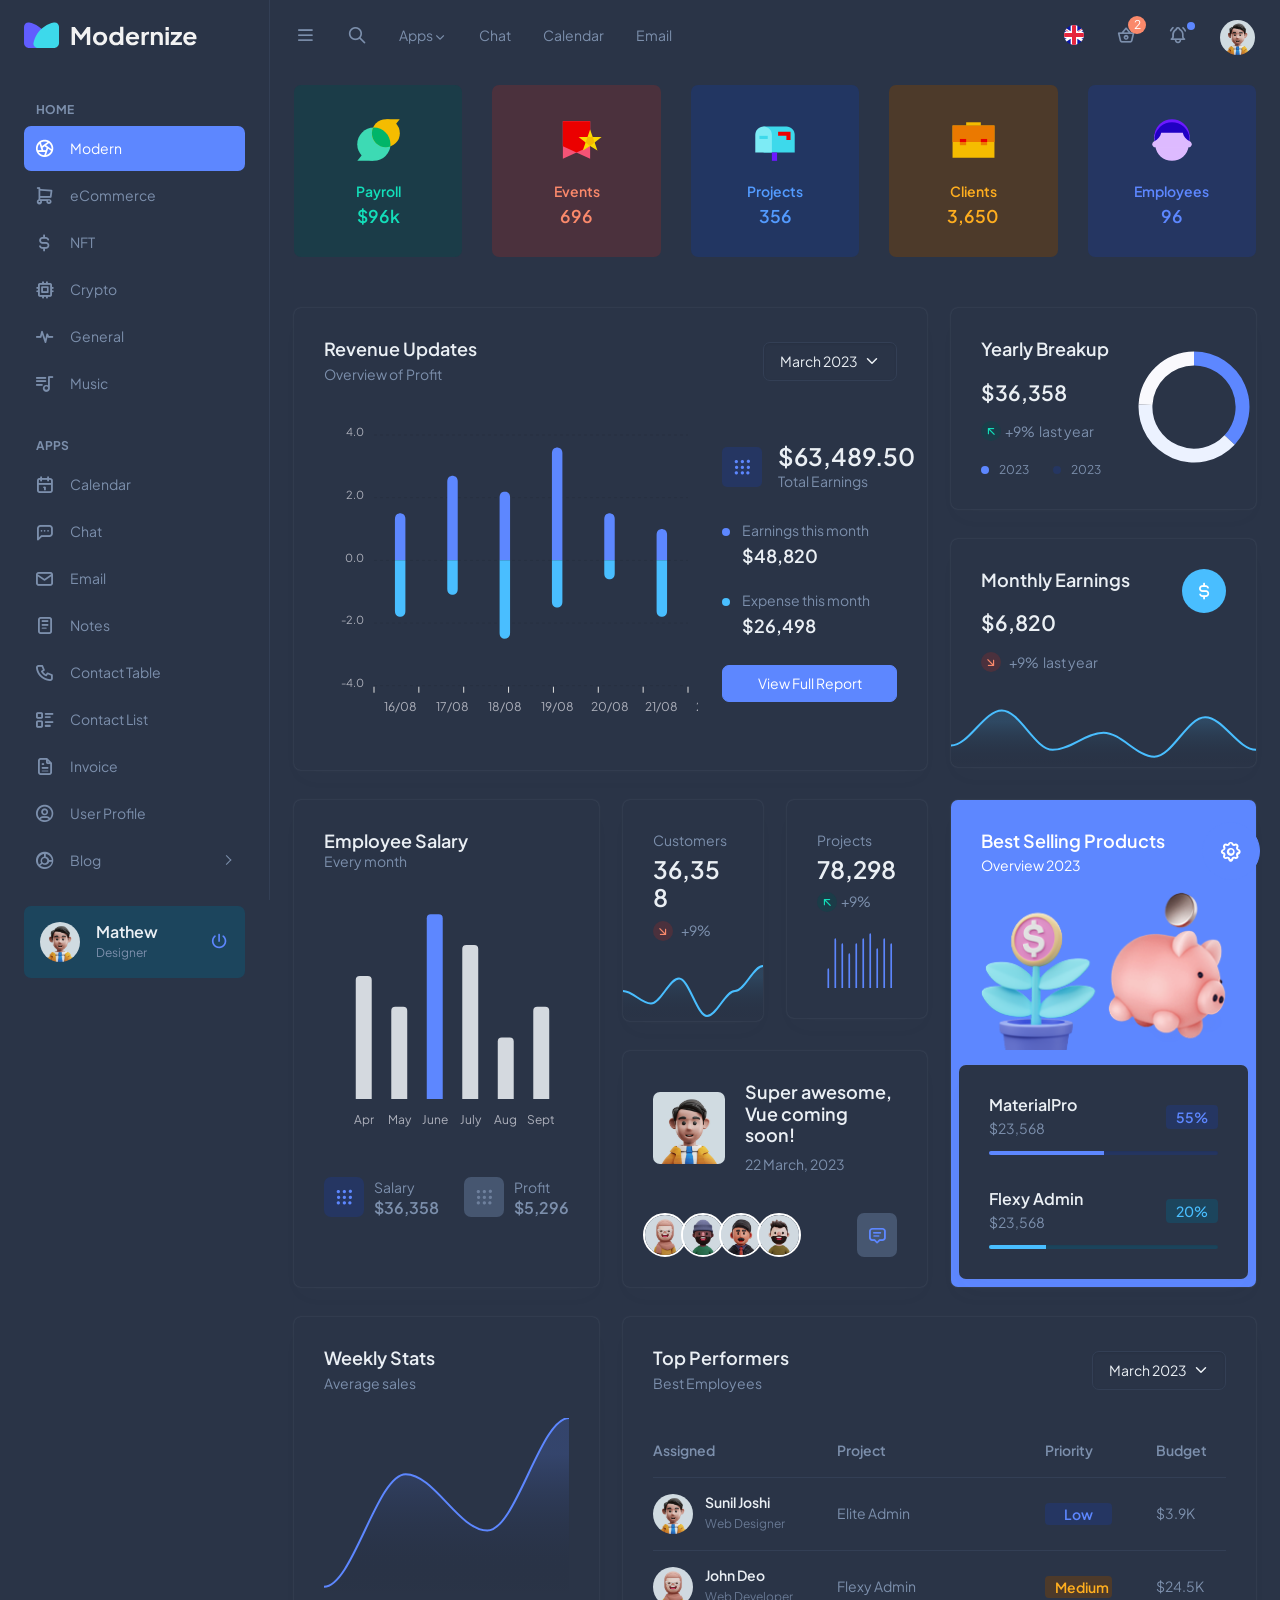
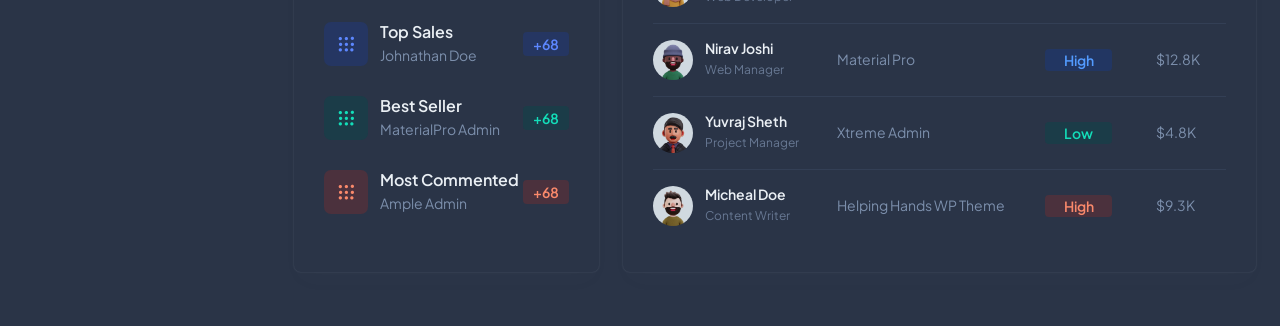
<file: public/backend/html/dark/index.html>
<!DOCTYPE html>
<html lang="en">
  <head>
    <!-- Title -->
    <title>Mordenize</title>
    <!-- Required Meta Tag -->
    <meta http-equiv="Content-Type" content="text/html; charset=UTF-8" />
    <meta name="viewport" content="width=device-width, initial-scale=1" />
    <meta name="handheldfriendly" content="true" />
    <meta name="MobileOptimized" content="width" />
    <meta name="description" content="Mordenize" />
    <meta name="author" content="" />
    <meta name="keywords" content="Mordenize" />
    <meta http-equiv="X-UA-Compatible" content="IE=edge" />
    <!-- Favicon -->
    <link rel="shortcut icon" type="image/png" href="../../dist/images/logos/favicon.ico" />
    <!-- Owl Carousel -->
    <link rel="stylesheet" href="../../dist/libs/owl.carousel/dist/assets/owl.carousel.min.css">
    <!-- Core Css -->
    <link rel="stylesheet" href="../../dist/css/style-dark.min.css" />
  </head>
  <body data-theme="dark">
    <!-- Preloader -->
    <div class="preloader">
      <img src="../../dist/images/logos/favicon.ico" alt="loader" class="lds-ripple img-fluid" />
    </div>
    <!-- Body Wrapper -->
    <div class="page-wrapper" id="main-wrapper" data-layout="vertical" data-navbarbg="skin6" data-sidebartype="full" data-sidebar-position="fixed" data-header-position="fixed">
      <!-- Sidebar Start -->
      <aside class="left-sidebar">
        <!-- Sidebar scroll-->
        <div>
          <div class="brand-logo d-flex align-items-center justify-content-between">
            <a href="./index.html" class="text-nowrap logo-img">
              <img src="../../dist/images/logos/light-logo.svg" width="180" alt="" />
            </a>
            <div class="close-btn d-lg-none d-block sidebartoggler cursor-pointer" id="sidebarCollapse">
              <i class="ti ti-x fs-8 text-muted"></i>
            </div>
          </div>
          <!-- Sidebar navigation-->
          <nav class="sidebar-nav scroll-sidebar" data-simplebar>
            <ul id="sidebarnav">
              <!-- ============================= -->
              <!-- Home -->
              <!-- ============================= -->
              <li class="nav-small-cap">
                <i class="ti ti-dots nav-small-cap-icon fs-4"></i>
                <span class="hide-menu">Home</span>
              </li>
              <!-- =================== -->
              <!-- Dashboard -->
              <!-- =================== -->
              <li class="sidebar-item">
                <a class="sidebar-link" href="./index.html" aria-expanded="false">
                  <span>
                    <i class="ti ti-aperture"></i>
                  </span>
                  <span class="hide-menu">Modern</span>
                </a>
              </li>
              <li class="sidebar-item">
                <a class="sidebar-link" href="./index2.html" aria-expanded="false">
                  <span>
                    <i class="ti ti-shopping-cart"></i>
                  </span>
                  <span class="hide-menu">eCommerce</span>
                </a>
              </li>
              <li class="sidebar-item">
                <a class="sidebar-link" href="./index3.html" aria-expanded="false">
                  <span>
                    <i class="ti ti-currency-dollar"></i>
                  </span>
                  <span class="hide-menu">NFT</span>
                </a>
              </li>
              <li class="sidebar-item">
                <a class="sidebar-link" href="./index4.html" aria-expanded="false">
                  <span>
                    <i class="ti ti-cpu"></i>
                  </span>
                  <span class="hide-menu">Crypto</span>
                </a>
              </li>
              <li class="sidebar-item">
                <a class="sidebar-link" href="./index5.html" aria-expanded="false">
                  <span>
                    <i class="ti ti-activity-heartbeat"></i>
                  </span>
                  <span class="hide-menu">General</span>
                </a>
              </li>
              <li class="sidebar-item">
                <a class="sidebar-link" href="./index6.html" aria-expanded="false">
                  <span>
                    <i class="ti ti-playlist"></i>
                  </span>
                  <span class="hide-menu">Music</span>
                </a>
              </li>
              <!-- ============================= -->
              <!-- Apps -->
              <!-- ============================= -->
              <li class="nav-small-cap">
                <i class="ti ti-dots nav-small-cap-icon fs-4"></i>
                <span class="hide-menu">Apps</span>
              </li>
              <li class="sidebar-item">
                <a class="sidebar-link" href="./app-calendar.html" aria-expanded="false">
                  <span>
                    <i class="ti ti-calendar"></i>
                  </span>
                  <span class="hide-menu">Calendar</span>
                </a>
              </li>
              <li class="sidebar-item">
                <a class="sidebar-link" href="./app-chat.html" aria-expanded="false">
                  <span>
                    <i class="ti ti-message-dots"></i>
                  </span>
                  <span class="hide-menu">Chat</span>
                </a>
              </li>
              <li class="sidebar-item">
                <a class="sidebar-link" href="./app-email.html" aria-expanded="false">
                  <span>
                    <i class="ti ti-mail"></i>
                  </span>
                  <span class="hide-menu">Email</span>
                </a>
              </li>
              <li class="sidebar-item">
                <a class="sidebar-link" href="./app-notes.html" aria-expanded="false">
                  <span>
                    <i class="ti ti-notes"></i>
                  </span>
                  <span class="hide-menu">Notes</span>
                </a>
              </li>
              <li class="sidebar-item">
                <a class="sidebar-link" href="./app-contact.html" aria-expanded="false">
                  <span>
                    <i class="ti ti-phone"></i>
                  </span>
                  <span class="hide-menu">Contact Table</span>
                </a>
              </li>
              <li class="sidebar-item">
                <a class="sidebar-link" href="./app-contact2.html" aria-expanded="false">
                  <span>
                    <i class="ti ti-list-details"></i>
                  </span>
                  <span class="hide-menu">Contact List</span>
                </a>
              </li>
              <li class="sidebar-item">
                <a class="sidebar-link" href="./app-invoice.html" aria-expanded="false">
                  <span>
                    <i class="ti ti-file-text"></i>
                  </span>
                  <span class="hide-menu">Invoice</span>
                </a>
              </li>
              <li class="sidebar-item">
                <a class="sidebar-link" href="./page-user-profile.html" aria-expanded="false">
                  <span>
                    <i class="ti ti-user-circle"></i>
                  </span>
                  <span class="hide-menu">User Profile</span>
                </a>
              </li>
              <li class="sidebar-item">
                <a class="sidebar-link has-arrow" href="#" aria-expanded="false">
                  <span class="d-flex">
                    <i class="ti ti-chart-donut-3"></i>
                  </span>
                  <span class="hide-menu">Blog</span>
                </a>
                <ul aria-expanded="false" class="collapse first-level">
                  <li class="sidebar-item">
                    <a href="./blog-posts.html" class="sidebar-link">
                      <div class="round-16 d-flex align-items-center justify-content-center">
                        <i class="ti ti-circle"></i>
                      </div>
                      <span class="hide-menu">Posts</span>
                    </a>
                  </li>
                  <li class="sidebar-item">
                    <a href="./blog-detail.html" class="sidebar-link">
                      <div class="round-16 d-flex align-items-center justify-content-center">
                        <i class="ti ti-circle"></i>
                      </div>
                      <span class="hide-menu">Details</span>
                    </a>
                  </li>
                </ul>
              </li>
              <li class="sidebar-item">
                <a class="sidebar-link has-arrow" href="#" aria-expanded="false">
                  <span class="d-flex">
                    <i class="ti ti-basket"></i>
                  </span>
                  <span class="hide-menu">Ecommerce</span>
                </a>
                <ul aria-expanded="false" class="collapse first-level">
                  <li class="sidebar-item">
                    <a href="./eco-shop.html" class="sidebar-link">
                      <div class="round-16 d-flex align-items-center justify-content-center">
                        <i class="ti ti-circle"></i>
                      </div>
                      <span class="hide-menu">Shop</span>
                    </a>
                  </li>
                  <li class="sidebar-item">
                    <a href="./eco-shop-detail.html" class="sidebar-link">
                      <div class="round-16 d-flex align-items-center justify-content-center">
                        <i class="ti ti-circle"></i>
                      </div>
                      <span class="hide-menu">Details</span>
                    </a>
                  </li>
                  <li class="sidebar-item">
                    <a href="./eco-product-list.html" class="sidebar-link">
                      <div class="round-16 d-flex align-items-center justify-content-center">
                        <i class="ti ti-circle"></i>
                      </div>
                      <span class="hide-menu">List</span>
                    </a>
                  </li>
                  <li class="sidebar-item">
                    <a href="./eco-checkout.html" class="sidebar-link">
                      <div class="round-16 d-flex align-items-center justify-content-center">
                        <i class="ti ti-circle"></i>
                      </div>
                      <span class="hide-menu">Checkout</span>
                    </a>
                  </li>
                </ul>
              </li>
              <!-- ============================= -->
              <!-- PAGES -->
              <!-- ============================= -->
              <li class="nav-small-cap">
                <i class="ti ti-dots nav-small-cap-icon fs-4"></i>
                <span class="hide-menu">PAGES</span>
              </li>
              <li class="sidebar-item">
                <a class="sidebar-link" href="./page-pricing.html" aria-expanded="false">
                  <span>
                    <i class="ti ti-currency-dollar"></i>
                  </span>
                  <span class="hide-menu">Pricing</span>
                </a>
              </li>
              <li class="sidebar-item">
                <a class="sidebar-link" href="./page-faq.html" aria-expanded="false">
                  <span>
                    <i class="ti ti-help"></i>
                  </span>
                  <span class="hide-menu">FAQ</span>
                </a>
              </li>
              <li class="sidebar-item">
                <a class="sidebar-link" href="./page-account-settings.html" aria-expanded="false">
                  <span>
                    <i class="ti ti-user-circle"></i>
                  </span>
                  <span class="hide-menu">Account Setting</span>
                </a>
              </li>
              <li class="sidebar-item">
                <a class="sidebar-link" href="../../../landingpage/index.html" aria-expanded="false">
                  <span>
                    <i class="ti ti-app-window"></i>
                  </span>
                  <span class="hide-menu">Landing Page</span>
                </a>
              </li>
              <li class="sidebar-item">
                <a class="sidebar-link has-arrow" href="#" aria-expanded="false">
                  <span class="d-flex">
                    <i class="ti ti-layout"></i>
                  </span>
                  <span class="hide-menu">Widgets</span>
                </a>
                <ul aria-expanded="false" class="collapse first-level">
                  <li class="sidebar-item">
                    <a href="./widgets-cards.html" class="sidebar-link">
                      <div class="round-16 d-flex align-items-center justify-content-center">
                        <i class="ti ti-circle"></i>
                      </div>
                      <span class="hide-menu">Cards</span>
                    </a>
                  </li>
                  <li class="sidebar-item">
                    <a href="./widgets-banners.html" class="sidebar-link">
                      <div class="round-16 d-flex align-items-center justify-content-center">
                        <i class="ti ti-circle"></i>
                      </div>
                      <span class="hide-menu">Banner</span>
                    </a>
                  </li>
                  <li class="sidebar-item">
                    <a href="./widgets-charts.html" class="sidebar-link">
                      <div class="round-16 d-flex align-items-center justify-content-center">
                        <i class="ti ti-circle"></i>
                      </div>
                      <span class="hide-menu">Charts</span>
                    </a>
                  </li>
                  <li class="sidebar-item">
                    <a href="./widgets-feeds.html" class="sidebar-link">
                      <div class="round-16 d-flex align-items-center justify-content-center">
                        <i class="ti ti-circle"></i>
                      </div>
                      <span class="hide-menu">Feed Widgets</span>
                    </a>
                  </li>
                  <li class="sidebar-item">
                    <a href="./widgets-apps.html" class="sidebar-link">
                      <div class="round-16 d-flex align-items-center justify-content-center">
                        <i class="ti ti-circle"></i>
                      </div>
                      <span class="hide-menu">Apps Widgets</span>
                    </a>
                  </li>
                  <li class="sidebar-item">
                    <a href="./widgets-data.html" class="sidebar-link">
                      <div class="round-16 d-flex align-items-center justify-content-center">
                        <i class="ti ti-circle"></i>
                      </div>
                      <span class="hide-menu">Data Widgets</span>
                    </a>
                  </li>
                </ul>
              </li>
              <!-- ============================= -->
              <!-- UI -->
              <!-- ============================= -->
              <li class="nav-small-cap">
                <i class="ti ti-dots nav-small-cap-icon fs-4"></i>
                <span class="hide-menu">UI</span>
              </li>
              <!-- =================== -->
              <!-- UI Elements -->
              <!-- =================== -->
              <li class="sidebar-item">
                <a class="sidebar-link has-arrow" href="#" aria-expanded="false">
                  <span class="d-flex">
                    <i class="ti ti-layout-grid"></i>
                  </span>
                  <span class="hide-menu">UI Elements</span>
                </a>
                <ul aria-expanded="false" class="collapse first-level">
                  <li class="sidebar-item">
                    <a href="./ui-accordian.html" class="sidebar-link">
                      <div class="round-16 d-flex align-items-center justify-content-center">
                        <i class="ti ti-circle"></i>
                      </div>
                      <span class="hide-menu">Accordian</span>
                    </a>
                  </li>
                  <li class="sidebar-item">
                    <a href="./ui-badge.html" class="sidebar-link">
                      <div class="round-16 d-flex align-items-center justify-content-center">
                        <i class="ti ti-circle"></i>
                      </div>
                      <span class="hide-menu">Badge</span>
                    </a>
                  </li>
                  <li class="sidebar-item">
                    <a href="./ui-buttons.html" class="sidebar-link">
                      <div class="round-16 d-flex align-items-center justify-content-center">
                        <i class="ti ti-circle"></i>
                      </div>
                      <span class="hide-menu">Buttons</span>
                    </a>
                  </li>
                  <li class="sidebar-item">
                    <a href="./ui-dropdowns.html" class="sidebar-link">
                      <div class="round-16 d-flex align-items-center justify-content-center">
                        <i class="ti ti-circle"></i>
                      </div>
                      <span class="hide-menu">Dropdowns</span>
                    </a>
                  </li>
                  <li class="sidebar-item">
                    <a href="./ui-modals.html" class="sidebar-link">
                      <div class="round-16 d-flex align-items-center justify-content-center">
                        <i class="ti ti-circle"></i>
                      </div>
                      <span class="hide-menu">Modals</span>
                    </a>
                  </li>
                  <li class="sidebar-item">
                    <a href="./ui-tab.html" class="sidebar-link">
                      <div class="round-16 d-flex align-items-center justify-content-center">
                        <i class="ti ti-circle"></i>
                      </div>
                      <span class="hide-menu">Tab</span>
                    </a>
                  </li>
                  <li class="sidebar-item">
                    <a href="./ui-tooltip-popover.html" class="sidebar-link">
                      <div class="round-16 d-flex align-items-center justify-content-center">
                        <i class="ti ti-circle"></i>
                      </div>
                      <span class="hide-menu">Tooltip & Popover</span>
                    </a>
                  </li>
                  <li class="sidebar-item">
                    <a href="./ui-notification.html" class="sidebar-link">
                      <div class="round-16 d-flex align-items-center justify-content-center">
                        <i class="ti ti-circle"></i>
                      </div>
                      <span class="hide-menu">Notification</span>
                    </a>
                  </li>
                  <li class="sidebar-item">
                    <a href="./ui-progressbar.html" class="sidebar-link">
                      <div class="round-16 d-flex align-items-center justify-content-center">
                        <i class="ti ti-circle"></i>
                      </div>
                      <span class="hide-menu">Progressbar</span>
                    </a>
                  </li>
                  <li class="sidebar-item">
                    <a href="./ui-pagination.html" class="sidebar-link">
                      <div class="round-16 d-flex align-items-center justify-content-center">
                        <i class="ti ti-circle"></i>
                      </div>
                      <span class="hide-menu">Pagination</span>
                    </a>
                  </li>
                  <li class="sidebar-item">
                    <a href="./ui-typography.html" class="sidebar-link">
                      <div class="round-16 d-flex align-items-center justify-content-center">
                        <i class="ti ti-circle"></i>
                      </div>
                      <span class="hide-menu">Typography</span>
                    </a>
                  </li>
                  <li class="sidebar-item">
                    <a href="./ui-bootstrap-ui.html" class="sidebar-link">
                      <div class="round-16 d-flex align-items-center justify-content-center">
                        <i class="ti ti-circle"></i>
                      </div>
                      <span class="hide-menu">Bootstrap UI</span>
                    </a>
                  </li>
                  <li class="sidebar-item">
                    <a href="./ui-breadcrumb.html" class="sidebar-link">
                      <div class="round-16 d-flex align-items-center justify-content-center">
                        <i class="ti ti-circle"></i>
                      </div>
                      <span class="hide-menu">Breadcrumb</span>
                    </a>
                  </li>
                  <li class="sidebar-item">
                    <a href="./ui-offcanvas.html" class="sidebar-link">
                      <div class="round-16 d-flex align-items-center justify-content-center">
                        <i class="ti ti-circle"></i>
                      </div>
                      <span class="hide-menu">Offcanvas</span>
                    </a>
                  </li>
                  <li class="sidebar-item">
                    <a href="./ui-lists.html" class="sidebar-link">
                      <div class="round-16 d-flex align-items-center justify-content-center">
                        <i class="ti ti-circle"></i>
                      </div>
                      <span class="hide-menu">Lists</span>
                    </a>
                  </li>
                  <li class="sidebar-item">
                    <a href="./ui-grid.html" class="sidebar-link">
                      <div class="round-16 d-flex align-items-center justify-content-center">
                        <i class="ti ti-circle"></i>
                      </div>
                      <span class="hide-menu">Grid</span>
                    </a>
                  </li>
                  <li class="sidebar-item">
                    <a href="./ui-carousel.html" class="sidebar-link">
                      <div class="round-16 d-flex align-items-center justify-content-center">
                        <i class="ti ti-circle"></i>
                      </div>
                      <span class="hide-menu">Carousel</span>
                    </a>
                  </li>
                  <li class="sidebar-item">
                    <a href="./ui-scrollspy.html" class="sidebar-link">
                      <div class="round-16 d-flex align-items-center justify-content-center">
                        <i class="ti ti-circle"></i>
                      </div>
                      <span class="hide-menu">Scrollspy</span>
                    </a>
                  </li>
                  <li class="sidebar-item">
                    <a href="./ui-spinner.html" class="sidebar-link">
                      <div class="round-16 d-flex align-items-center justify-content-center">
                        <i class="ti ti-circle"></i>
                      </div>
                      <span class="hide-menu">Spinner</span>
                    </a>
                  </li>
                  <li class="sidebar-item mb-3">
                    <a href="./ui-link.html" class="sidebar-link">
                      <div class="round-16 d-flex align-items-center justify-content-center">
                        <i class="ti ti-circle"></i>
                      </div>
                      <span class="hide-menu">Link</span>
                    </a>
                  </li>
                </ul>
              </li>

              <!-- ============================= -->
              <!-- Cards -->
              <!-- ============================= -->
              <li class="sidebar-item">
                <a class="sidebar-link has-arrow" href="#" aria-expanded="false">
                  <span class="d-flex">
                    <i class="ti ti-cards"></i>
                  </span>
                  <span class="hide-menu">Cards</span>
                </a>
                <ul aria-expanded="false" class="collapse first-level">
                  <li class="sidebar-item">
                    <a href="./ui-cards.html" class="sidebar-link">
                      <div class="round-16 d-flex align-items-center justify-content-center">
                        <i class="ti ti-circle"></i>
                      </div>
                      <span class="hide-menu">Basic Cards</span>
                    </a>
                  </li>
                  <li class="sidebar-item">
                    <a href="./ui-card-customs.html" class="sidebar-link">
                      <div class="round-16 d-flex align-items-center justify-content-center">
                        <i class="ti ti-circle"></i>
                      </div>
                      <span class="hide-menu">Custom Cards</span>
                    </a>
                  </li>
                  <li class="sidebar-item">
                    <a href="./ui-card-weather.html" class="sidebar-link">
                      <div class="round-16 d-flex align-items-center justify-content-center">
                        <i class="ti ti-circle"></i>
                      </div>
                      <span class="hide-menu">Weather Cards</span>
                    </a>
                  </li>
                  <li class="sidebar-item">
                    <a href="./ui-card-draggable.html" class="sidebar-link">
                      <div class="round-16 d-flex align-items-center justify-content-center">
                        <i class="ti ti-circle"></i>
                      </div>
                      <span class="hide-menu">Draggable Cards</span>
                    </a>
                  </li>
                </ul>
              </li>

              <!-- ============================= -->
              <!-- Component -->
              <!-- ============================= -->
              <li class="sidebar-item">
                <a class="sidebar-link has-arrow" href="#" aria-expanded="false">
                  <span class="d-flex">
                    <i class="ti ti-components"></i>
                  </span>
                  <span class="hide-menu">Component</span>
                </a>
                <ul aria-expanded="false" class="collapse first-level">
                  <li class="sidebar-item">
                    <a href="./component-sweetalert.html" class="sidebar-link">
                      <div class="round-16 d-flex align-items-center justify-content-center">
                        <i class="ti ti-circle"></i>
                      </div>
                      <span class="hide-menu">Sweet Alert</span>
                    </a>
                  </li>
                  <li class="sidebar-item">
                    <a href="./component-nestable.html" class="sidebar-link">
                      <div class="round-16 d-flex align-items-center justify-content-center">
                        <i class="ti ti-circle"></i>
                      </div>
                      <span class="hide-menu">Nestable</span>
                    </a>
                  </li>
                  <li class="sidebar-item">
                    <a href="./component-noui-slider.html" class="sidebar-link">
                      <div class="round-16 d-flex align-items-center justify-content-center">
                        <i class="ti ti-circle"></i>
                      </div>
                      <span class="hide-menu">Noui slider</span>
                    </a>
                  </li>
                  <li class="sidebar-item">
                    <a href="./component-rating.html" class="sidebar-link">
                      <div class="round-16 d-flex align-items-center justify-content-center">
                        <i class="ti ti-circle"></i>
                      </div>
                      <span class="hide-menu">Rating</span>
                    </a>
                  </li>
                  <li class="sidebar-item">
                    <a href="./component-toastr.html" class="sidebar-link">
                      <div class="round-16 d-flex align-items-center justify-content-center">
                        <i class="ti ti-circle"></i>
                      </div>
                      <span class="hide-menu">Toastr</span>
                    </a>
                  </li>
                </ul>
              </li>

              <!-- ============================= -->
              <!-- Forms -->
              <!-- ============================= -->
              <li class="nav-small-cap">
                <i class="ti ti-dots nav-small-cap-icon fs-4"></i>
                <span class="hide-menu">Forms</span>
              </li>
              <!-- =================== -->
              <!-- Form Elements -->
              <!-- =================== -->
              <li class="sidebar-item">
                <a class="sidebar-link has-arrow" href="#" aria-expanded="false">
                  <span class="d-flex">
                    <i class="ti ti-file-text"></i>
                  </span>
                  <span class="hide-menu">Form Elements</span>
                </a>
                <ul aria-expanded="false" class="collapse first-level">
                  <li class="sidebar-item">
                    <a href="./form-inputs.html" class="sidebar-link">
                      <div class="round-16 d-flex align-items-center justify-content-center">
                        <i class="ti ti-circle"></i>
                      </div>
                      <span class="hide-menu">Forms Input</span>
                    </a>
                  </li>
                  <li class="sidebar-item">
                    <a href="./form-input-groups.html" class="sidebar-link">
                      <div class="round-16 d-flex align-items-center justify-content-center">
                        <i class="ti ti-circle"></i>
                      </div>
                      <span class="hide-menu">Input Groups</span>
                    </a>
                  </li>
                  <li class="sidebar-item">
                    <a href="./form-input-grid.html" class="sidebar-link">
                      <div class="round-16 d-flex align-items-center justify-content-center">
                        <i class="ti ti-circle"></i>
                      </div>
                      <span class="hide-menu">Input Grid</span>
                    </a>
                  </li>
                  <li class="sidebar-item">
                    <a href="./form-checkbox-radio.html" class="sidebar-link">
                      <div class="round-16 d-flex align-items-center justify-content-center">
                        <i class="ti ti-circle"></i>
                      </div>
                      <span class="hide-menu">Checkbox & Radios</span>
                    </a>
                  </li>
                  <li class="sidebar-item">
                    <a href="./form-bootstrap-touchspin.html" class="sidebar-link">
                      <div class="round-16 d-flex align-items-center justify-content-center">
                        <i class="ti ti-circle"></i>
                      </div>
                      <span class="hide-menu">Bootstrap Touchspin</span>
                    </a>
                  </li>
                  <li class="sidebar-item">
                    <a href="./form-bootstrap-switch.html" class="sidebar-link">
                      <div class="round-16 d-flex align-items-center justify-content-center">
                        <i class="ti ti-circle"></i>
                      </div>
                      <span class="hide-menu">Bootstrap Switch</span>
                    </a>
                  </li>
                  <li class="sidebar-item">
                    <a href="./form-select2.html" class="sidebar-link">
                      <div class="round-16 d-flex align-items-center justify-content-center">
                        <i class="ti ti-circle"></i>
                      </div>
                      <span class="hide-menu">Select2</span>
                    </a>
                  </li>
                  <li class="sidebar-item mb-3">
                    <a href="./form-dual-listbox.html" class="sidebar-link">
                      <div class="round-16 d-flex align-items-center justify-content-center">
                        <i class="ti ti-circle"></i>
                      </div>
                      <span class="hide-menu">Dual Listbox</span>
                    </a>
                  </li>
                </ul>
              </li>

              <!-- =================== -->
              <!-- Form Addons -->
              <!-- =================== -->
              <li class="sidebar-item">
                <a class="sidebar-link has-arrow" href="#" aria-expanded="false">
                  <span class="d-flex">
                    <i class="ti ti-qrcode"></i>
                  </span>
                  <span class="hide-menu">Form Addons</span>
                </a>
                <ul aria-expanded="false" class="collapse first-level">
                  <li class="sidebar-item">
                    <a href="./form-paginator.html" class="sidebar-link">
                      <div class="round-16 d-flex align-items-center justify-content-center">
                        <i class="ti ti-circle"></i>
                      </div>
                      <span class="hide-menu">Paginator</span>
                    </a>
                  </li>
                  <li class="sidebar-item">
                    <a href="./form-img-cropper.html" class="sidebar-link">
                      <div class="round-16 d-flex align-items-center justify-content-center">
                        <i class="ti ti-circle"></i>
                      </div>
                      <span class="hide-menu">Image Cropper</span>
                    </a>
                  </li>
                  <li class="sidebar-item">
                    <a href="./form-dropzone.html" class="sidebar-link">
                      <div class="round-16 d-flex align-items-center justify-content-center">
                        <i class="ti ti-circle"></i>
                      </div>
                      <span class="hide-menu">Dropzone</span>
                    </a>
                  </li>
                  <li class="sidebar-item">
                    <a href="./form-mask.html" class="sidebar-link">
                      <div class="round-16 d-flex align-items-center justify-content-center">
                        <i class="ti ti-circle"></i>
                      </div>
                      <span class="hide-menu">Form Mask</span>
                    </a>
                  </li>
                  <li class="sidebar-item">
                    <a href="./form-typeahead.html" class="sidebar-link">
                      <div class="round-16 d-flex align-items-center justify-content-center">
                        <i class="ti ti-circle"></i>
                      </div>
                      <span class="hide-menu">Form Typehead</span>
                    </a>
                  </li>
                </ul>
              </li>

              <!-- =================== -->
              <!-- Form Validation -->
              <!-- =================== -->
              <li class="sidebar-item">
                <a class="sidebar-link has-arrow" href="#" aria-expanded="false">
                  <span class="d-flex">
                    <i class="ti ti-alert-circle"></i>
                  </span>
                  <span class="hide-menu">Form Validation</span>
                </a>
                <ul aria-expanded="false" class="collapse first-level">
                  <li class="sidebar-item">
                    <a href="./form-bootstrap-validation.html" class="sidebar-link">
                      <div class="round-16 d-flex align-items-center justify-content-center">
                        <i class="ti ti-circle"></i>
                      </div>
                      <span class="hide-menu">Bootstrap Validation</span>
                    </a>
                  </li>
                  <li class="sidebar-item">
                    <a href="./form-custom-validation.html" class="sidebar-link">
                      <div class="round-16 d-flex align-items-center justify-content-center">
                        <i class="ti ti-circle"></i>
                      </div>
                      <span class="hide-menu">Custom Validation</span>
                    </a>
                  </li>
                </ul>
              </li>

              <!-- =================== -->
              <!-- Form Pickers -->
              <!-- =================== -->
              <li class="sidebar-item">
                <a class="sidebar-link has-arrow" href="#" aria-expanded="false">
                  <span class="d-flex">
                    <i class="ti ti-file-pencil"></i>
                  </span>
                  <span class="hide-menu">Form Pickers</span>
                </a>
                <ul aria-expanded="false" class="collapse first-level">
                  <li class="sidebar-item">
                    <a href="./form-picker-colorpicker.html" class="sidebar-link">
                      <div class="round-16 d-flex align-items-center justify-content-center">
                        <i class="ti ti-circle"></i>
                      </div>
                      <span class="hide-menu">Colorpicker</span>
                    </a>
                  </li>
                  <li class="sidebar-item">
                    <a href="./form-picker-datetimepicker.html" class="sidebar-link">
                      <div class="round-16 d-flex align-items-center justify-content-center">
                        <i class="ti ti-circle"></i>
                      </div>
                      <span class="hide-menu">Datetimepicker</span>
                    </a>
                  </li>
                  <li class="sidebar-item">
                    <a href="./form-picker-bootstrap-rangepicker.html" class="sidebar-link">
                      <div class="round-16 d-flex align-items-center justify-content-center">
                        <i class="ti ti-circle"></i>
                      </div>
                      <span class="hide-menu">Bootstrap Rangepicker</span>
                    </a>
                  </li>
                  <li class="sidebar-item">
                    <a href="./form-picker-bootstrap-datepicker.html" class="sidebar-link">
                      <div class="round-16 d-flex align-items-center justify-content-center">
                        <i class="ti ti-circle"></i>
                      </div>
                      <span class="hide-menu">Bootstrap Datepicker</span>
                    </a>
                  </li>
                  <li class="sidebar-item">
                    <a href="./form-picker-material-datepicker.html" class="sidebar-link">
                      <div class="round-16 d-flex align-items-center justify-content-center">
                        <i class="ti ti-circle"></i>
                      </div>
                      <span class="hide-menu">Material Datepicker</span>
                    </a>
                  </li>
                </ul>
              </li>

              <!-- =================== -->
              <!-- Form Editor -->
              <!-- =================== -->
              <li class="sidebar-item">
                <a class="sidebar-link has-arrow" href="#" aria-expanded="false">
                  <span class="d-flex">
                    <i class="ti ti-dna"></i>
                  </span>
                  <span class="hide-menu">Form Editor</span>
                </a>
                <ul aria-expanded="false" class="collapse first-level">
                  <li class="sidebar-item">
                    <a href="./form-editor-ckeditor.html" class="sidebar-link">
                      <div class="round-16 d-flex align-items-center justify-content-center">
                        <i class="ti ti-circle"></i>
                      </div>
                      <span class="hide-menu">Ck Editor</span>
                    </a>
                  </li>
                  <li class="sidebar-item">
                    <a href="./form-editor-quill.html" class="sidebar-link">
                      <div class="round-16 d-flex align-items-center justify-content-center">
                        <i class="ti ti-circle"></i>
                      </div>
                      <span class="hide-menu">Quill Editor</span>
                    </a>
                  </li>
                  <li class="sidebar-item">
                    <a href="./form-editor-summernote.html" class="sidebar-link">
                      <div class="round-16 d-flex align-items-center justify-content-center">
                        <i class="ti ti-circle"></i>
                      </div>
                      <span class="hide-menu">Summernote Editor</span>
                    </a>
                  </li>
                  <li class="sidebar-item">
                    <a href="./form-editor-tinymce.html" class="sidebar-link">
                      <div class="round-16 d-flex align-items-center justify-content-center">
                        <i class="ti ti-circle"></i>
                      </div>
                      <span class="hide-menu">Tinymce Edtor</span>
                    </a>
                  </li>
                </ul>
              </li>

              <!-- =================== -->
              <!-- Form Input -->
              <!-- =================== -->
              <li class="sidebar-item">
                <a class="sidebar-link" href="./form-basic.html" aria-expanded="false">
                  <span class="d-flex">
                    <i class="ti ti-archive"></i>
                  </span>
                  <span class="hide-menu">Basic Form</span>
                </a>
              </li>
              <li class="sidebar-item">
                <a class="sidebar-link" href="./form-vertical.html" aria-expanded="false">
                  <span class="d-flex">
                    <i class="ti ti-box-align-left"></i>
                  </span>
                  <span class="hide-menu">Form Vertical</span>
                </a>
              </li>
              <li class="sidebar-item">
                <a class="sidebar-link" href="./form-horizontal.html" aria-expanded="false">
                  <span class="d-flex">
                    <i class="ti ti-box-align-bottom"></i>
                  </span>
                  <span class="hide-menu">Form Horizontal</span>
                </a>
              </li>
              <li class="sidebar-item">
                <a class="sidebar-link" href="./form-actions.html" aria-expanded="false">
                  <span class="d-flex">
                    <i class="ti ti-file-export"></i>
                  </span>
                  <span class="hide-menu">Form Actions</span>
                </a>
              </li>
              <li class="sidebar-item">
                <a class="sidebar-link" href="./form-row-separator.html" aria-expanded="false">
                  <span class="d-flex">
                    <i class="ti ti-separator-horizontal"></i>
                  </span>
                  <span class="hide-menu">Row Separator</span>
                </a>
              </li>
              <li class="sidebar-item">
                <a class="sidebar-link" href="./form-bordered.html" aria-expanded="false">
                  <span class="d-flex">
                    <i class="ti ti-border-outer"></i>
                  </span>
                  <span class="hide-menu">Form Bordered</span>
                </a>
              </li>
              <li class="sidebar-item">
                <a class="sidebar-link" href="./form-detail.html" aria-expanded="false">
                  <span class="d-flex">
                    <i class="ti ti-file-description"></i>
                  </span>
                  <span class="hide-menu">Form Detail</span>
                </a>
              </li>
              <li class="sidebar-item">
                <a class="sidebar-link" href="./form-striped-row.html" aria-expanded="false">
                  <span class="d-flex">
                    <i class="ti ti-file-analytics"></i>
                  </span>
                  <span class="hide-menu">Striped Rows</span>
                </a>
              </li>
              <li class="sidebar-item">
                <a class="sidebar-link" href="./form-floating-input.html" aria-expanded="false">
                  <span class="d-flex">
                    <i class="ti ti-file-dots"></i>
                  </span>
                  <span class="hide-menu">Form Floating Input</span>
                </a>
              </li>
              <!-- =================== -->
              <!-- Form Wizard -->
              <!-- =================== -->
              <li class="sidebar-item">
                <a class="sidebar-link" href="./form-wizard.html" aria-expanded="false">
                  <span class="d-flex">
                    <i class="ti ti-files"></i>
                  </span>
                  <span class="hide-menu">Form Wizard</span>
                </a>
              </li>
              <!-- =================== -->
              <!-- Form Repeater -->
              <!-- =================== -->
              <li class="sidebar-item">
                <a class="sidebar-link" href="./form-repeater.html" aria-expanded="false">
                  <span class="d-flex">
                    <i class="ti ti-topology-star-3"></i>
                  </span>
                  <span class="hide-menu">Form Repeater</span>
                </a>
              </li>
              <!-- ============================= -->
              <!-- Tables -->
              <!-- ============================= -->
              <li class="nav-small-cap">
                <i class="ti ti-dots nav-small-cap-icon fs-4"></i>
                <span class="hide-menu">Tables</span>
              </li>
              <!-- =================== -->
              <!-- Bootstrap Table -->
              <!-- =================== -->
              <li class="sidebar-item">
                <a class="sidebar-link has-arrow" href="#" aria-expanded="false">
                  <span class="d-flex">
                    <i class="ti ti-layout-sidebar"></i>
                  </span>
                  <span class="hide-menu">Bootstrap Table</span>
                </a>
                <ul aria-expanded="false" class="collapse first-level">
                  <li class="sidebar-item">
                    <a href="./table-basic.html" class="sidebar-link">
                      <div class="round-16 d-flex align-items-center justify-content-center">
                        <i class="ti ti-circle"></i>
                      </div>
                      <span class="hide-menu">Basic Table</span>
                    </a>
                  </li>
                  <li class="sidebar-item">
                    <a href="./table-dark-basic.html" class="sidebar-link">
                      <div class="round-16 d-flex align-items-center justify-content-center">
                        <i class="ti ti-circle"></i>
                      </div>
                      <span class="hide-menu">Dark Basic Table</span>
                    </a>
                  </li>
                  <li class="sidebar-item">
                    <a href="./table-sizing.html" class="sidebar-link">
                      <div class="round-16 d-flex align-items-center justify-content-center">
                        <i class="ti ti-circle"></i>
                      </div>
                      <span class="hide-menu">Sizing Table</span>
                    </a>
                  </li>
                  <li class="sidebar-item mb-3">
                    <a href="./table-layout-coloured.html" class="sidebar-link">
                      <div class="round-16 d-flex align-items-center justify-content-center">
                        <i class="ti ti-circle"></i>
                      </div>
                      <span class="hide-menu">Coloured Table</span>
                    </a>
                  </li>
                </ul>
              </li>
              <!-- =================== -->
              <!-- Datatable -->
              <!-- =================== -->
              <li class="sidebar-item">
                <a class="sidebar-link has-arrow" href="#" aria-expanded="false">
                  <span class="d-flex">
                    <i class="ti ti-air-conditioning-disabled"></i>
                  </span>
                  <span class="hide-menu">Datatables</span>
                </a>
                <ul aria-expanded="false" class="collapse first-level">
                  <li class="sidebar-item">
                    <a href="./table-datatable-basic.html" class="sidebar-link">
                      <div class="round-16 d-flex align-items-center justify-content-center">
                        <i class="ti ti-circle"></i>
                      </div>
                      <span class="hide-menu">Basic Initialisation</span>
                    </a>
                  </li>
                  <li class="sidebar-item">
                    <a href="./table-datatable-api.html" class="sidebar-link">
                      <div class="round-16 d-flex align-items-center justify-content-center">
                        <i class="ti ti-circle"></i>
                      </div>
                      <span class="hide-menu">API</span>
                    </a>
                  </li>
                  <li class="sidebar-item">
                    <a href="./table-datatable-advanced.html" class="sidebar-link">
                      <div class="round-16 d-flex align-items-center justify-content-center">
                        <i class="ti ti-circle"></i>
                      </div>
                      <span class="hide-menu">Advanced Initialisation</span>
                    </a>
                  </li>
                </ul>
              </li>
              <!-- =================== -->
              <!-- Table Jsgrid -->
              <!-- =================== -->
              <li class="sidebar-item">
                <a class="sidebar-link" href="./table-jsgrid.html" aria-expanded="false">
                  <span class="d-flex">
                    <i class="ti ti-border-top"></i>
                  </span>
                  <span class="hide-menu">Table Jsgrid</span>
                </a>
              </li>
              <!-- =================== -->
              <!-- Table Responsive -->
              <!-- =================== -->
              <li class="sidebar-item">
                <a class="sidebar-link" href="./table-responsive.html" aria-expanded="false">
                  <span class="d-flex">
                    <i class="ti ti-border-style"></i>
                  </span>
                  <span class="hide-menu">Table Responsive</span>
                </a>
              </li>
              <!-- =================== -->
              <!-- Table Footable -->
              <!-- =================== -->
              <li class="sidebar-item">
                <a class="sidebar-link" href="./table-footable.html" aria-expanded="false">
                  <span class="d-flex">
                    <i class="ti ti-border-none"></i>
                  </span>
                  <span class="hide-menu">Table Footable</span>
                </a>
              </li>
              <!-- =================== -->
              <!-- Table Editable -->
              <!-- =================== -->
              <li class="sidebar-item">
                <a class="sidebar-link" href="./table-editable.html" aria-expanded="false">
                  <span class="d-flex">
                    <i class="ti ti-table-filled"></i>
                  </span>
                  <span class="hide-menu">Table Editable</span>
                </a>
              </li>
              <!-- =================== -->
              <!-- Table Bootstrap -->
              <!-- =================== -->
              <li class="sidebar-item">
                <a class="sidebar-link" href="./table-bootstrap.html" aria-expanded="false">
                  <span class="d-flex">
                    <i class="ti ti-border-outer"></i>
                  </span>
                  <span class="hide-menu">Table Bootstrap</span>
                </a>
              </li>
              <!-- ============================= -->
              <!-- Charts -->
              <!-- ============================= -->
              <li class="nav-small-cap">
                <i class="ti ti-dots nav-small-cap-icon fs-4"></i>
                <span class="hide-menu">Charts</span>
              </li>
              <!-- =================== -->
              <!-- Apex Chart -->
              <!-- =================== -->
              <li class="sidebar-item">
                <a class="sidebar-link has-arrow" href="#" aria-expanded="false">
                  <span class="d-flex">
                    <i class="ti ti-chart-pie"></i>
                  </span>
                  <span class="hide-menu">Apex Charts</span>
                </a>
                <ul aria-expanded="false" class="collapse first-level">
                  <li class="sidebar-item">
                    <a href="./chart-apex-line.html" class="sidebar-link">
                      <div class="round-16 d-flex align-items-center justify-content-center">
                        <i class="ti ti-circle"></i>
                      </div>
                      <span class="hide-menu">Line Chart</span>
                    </a>
                  </li>
                  <li class="sidebar-item">
                    <a href="./chart-apex-area.html" class="sidebar-link">
                      <div class="round-16 d-flex align-items-center justify-content-center">
                        <i class="ti ti-circle"></i>
                      </div>
                      <span class="hide-menu">Area Chart</span>
                    </a>
                  </li>
                  <li class="sidebar-item">
                    <a href="./chart-apex-bar.html" class="sidebar-link">
                      <div class="round-16 d-flex align-items-center justify-content-center">
                        <i class="ti ti-circle"></i>
                      </div>
                      <span class="hide-menu">Bar Chart</span>
                    </a>
                  </li>
                  <li class="sidebar-item">
                    <a href="./chart-apex-pie.html" class="sidebar-link">
                      <div class="round-16 d-flex align-items-center justify-content-center">
                        <i class="ti ti-circle"></i>
                      </div>
                      <span class="hide-menu">Pie Chart</span>
                    </a>
                  </li>
                  <li class="sidebar-item">
                    <a href="./chart-apex-radial.html" class="sidebar-link">
                      <div class="round-16 d-flex align-items-center justify-content-center">
                        <i class="ti ti-circle"></i>
                      </div>
                      <span class="hide-menu">Radial Chart</span>
                    </a>
                  </li>
                  <li class="sidebar-item mb-3">
                    <a href="./chart-apex-radar.html" class="sidebar-link">
                      <div class="round-16 d-flex align-items-center justify-content-center">
                        <i class="ti ti-circle"></i>
                      </div>
                      <span class="hide-menu">Radar Chart</span>
                    </a>
                  </li>
                </ul>
              </li>

              <!-- ============================= -->
              <!-- Sample Pages -->
              <!-- ============================= -->
              <li class="nav-small-cap">
                <i class="ti ti-dots nav-small-cap-icon fs-4"></i>
                <span class="hide-menu">Sample Pages</span>
              </li>

              <li class="sidebar-item">
                <a class="sidebar-link has-arrow" href="#" aria-expanded="false">
                  <span class="d-flex">
                    <i class="ti ti-file"></i>
                  </span>
                  <span class="hide-menu">Sample Pages</span>
                </a>
                <ul aria-expanded="false" class="collapse first-level">
                  <li class="sidebar-item">
                    <a href="./pages-animation.html" class="sidebar-link">
                      <div class="round-16 d-flex align-items-center justify-content-center">
                        <i class="ti ti-circle"></i>
                      </div>
                      <span class="hide-menu">Animation</span>
                    </a>
                  </li>
                  <li class="sidebar-item">
                    <a href="./pages-search-result.html" class="sidebar-link">
                      <div class="round-16 d-flex align-items-center justify-content-center">
                        <i class="ti ti-circle"></i>
                      </div>
                      <span class="hide-menu">Search Result</span>
                    </a>
                  </li>
                  <li class="sidebar-item">
                    <a href="./pages-gallery.html" class="sidebar-link">
                      <div class="round-16 d-flex align-items-center justify-content-center">
                        <i class="ti ti-circle"></i>
                      </div>
                      <span class="hide-menu">Gallery</span>
                    </a>
                  </li>
                  <li class="sidebar-item">
                    <a href="./pages-treeview.html" class="sidebar-link">
                      <div class="round-16 d-flex align-items-center justify-content-center">
                        <i class="ti ti-circle"></i>
                      </div>
                      <span class="hide-menu">Treeview</span>
                    </a>
                  </li>
                  <li class="sidebar-item">
                    <a href="./pages-block-ui.html" class="sidebar-link">
                      <div class="round-16 d-flex align-items-center justify-content-center">
                        <i class="ti ti-circle"></i>
                      </div>
                      <span class="hide-menu">Block-Ui</span>
                    </a>
                  </li>
                  <li class="sidebar-item mb-3">
                    <a href="./pages-session-timeout.html" class="sidebar-link">
                      <div class="round-16 d-flex align-items-center justify-content-center">
                        <i class="ti ti-circle"></i>
                      </div>
                      <span class="hide-menu">Session Timeout</span>
                    </a>
                  </li>
                </ul>
              </li>

              <!-- ============================= -->
              <!-- Icons -->
              <!-- ============================= -->
              <li class="nav-small-cap">
                <i class="ti ti-dots nav-small-cap-icon fs-4"></i>
                <span class="hide-menu">Icons</span>
              </li>
              <!-- =================== -->
              <!-- Tabler Icon -->
              <!-- =================== -->
              <li class="sidebar-item">
                <a class="sidebar-link sidebar-link" href="./icon-tabler.html" aria-expanded="false">
                  <span class="rounded-3">
                    <i class="ti ti-archive"></i>
                  </span>
                  <span class="hide-menu">Tabler Icon</span>
                </a>
              </li>
              <!-- =================== -->
              <!-- AUTH -->
              <!-- =================== -->
              <li class="nav-small-cap">
                <i class="ti ti-dots nav-small-cap-icon fs-4"></i>
                <span class="hide-menu">AUTH</span>
              </li>
              <li class="sidebar-item">
                <a class="sidebar-link sidebar-link" href="./authentication-error.html" aria-expanded="false">
                  <span class="rounded-3">
                    <i class="ti ti-alert-circle"></i>
                  </span>
                  <span class="hide-menu">Error</span>
                </a>
              </li>
              <li class="sidebar-item">
                <a class="sidebar-link has-arrow" href="#" aria-expanded="false">
                  <span class="d-flex">
                    <i class="ti ti-login"></i>
                  </span>
                  <span class="hide-menu">Login</span>
                </a>
                <ul aria-expanded="false" class="collapse first-level">
                  <li class="sidebar-item">
                    <a href="./authentication-login.html" class="sidebar-link">
                      <div class="round-16 d-flex align-items-center justify-content-center">
                        <i class="ti ti-circle"></i>
                      </div>
                      <span class="hide-menu">Side Login</span>
                    </a>
                  </li>
                  <li class="sidebar-item">
                    <a href="./authentication-login2.html" class="sidebar-link">
                      <div class="round-16 d-flex align-items-center justify-content-center">
                        <i class="ti ti-circle"></i>
                      </div>
                      <span class="hide-menu">Boxed Login</span>
                    </a>
                  </li>
                </ul>
              </li>
              <li class="sidebar-item">
                <a class="sidebar-link has-arrow" href="#" aria-expanded="false">
                  <span class="d-flex">
                    <i class="ti ti-user-plus"></i>
                  </span>
                  <span class="hide-menu">Register</span>
                </a>
                <ul aria-expanded="false" class="collapse first-level">
                  <li class="sidebar-item">
                    <a href="./authentication-register.html" class="sidebar-link">
                      <div class="round-16 d-flex align-items-center justify-content-center">
                        <i class="ti ti-circle"></i>
                      </div>
                      <span class="hide-menu">Side Register</span>
                    </a>
                  </li>
                  <li class="sidebar-item">
                    <a href="./authentication-register2.html" class="sidebar-link">
                      <div class="round-16 d-flex align-items-center justify-content-center">
                        <i class="ti ti-circle"></i>
                      </div>
                      <span class="hide-menu">Boxed Register</span>
                    </a>
                  </li>
                </ul>
              </li>
              <li class="sidebar-item">
                <a class="sidebar-link has-arrow" href="#" aria-expanded="false">
                  <span class="d-flex">
                    <i class="ti ti-rotate"></i>
                  </span>
                  <span class="hide-menu">Forgot Password</span>
                </a>
                <ul aria-expanded="false" class="collapse first-level">
                  <li class="sidebar-item">
                    <a href="./authentication-forgot-password.html" class="sidebar-link">
                      <div class="round-16 d-flex align-items-center justify-content-center">
                        <i class="ti ti-circle"></i>
                      </div>
                      <span class="hide-menu">Side Forgot Password</span>
                    </a>
                  </li>
                  <li class="sidebar-item">
                    <a href="./authentication-forgot-password2.html" class="sidebar-link">
                      <div class="round-16 d-flex align-items-center justify-content-center">
                        <i class="ti ti-circle"></i>
                      </div>
                      <span class="hide-menu">Boxed Forgot Password</span>
                    </a>
                  </li>
                </ul>
              </li>
              <li class="sidebar-item">
                <a class="sidebar-link has-arrow" href="#" aria-expanded="false">
                  <span class="d-flex">
                    <i class="ti ti-zoom-code"></i>
                  </span>
                  <span class="hide-menu">Two Steps</span>
                </a>
                <ul aria-expanded="false" class="collapse first-level">
                  <li class="sidebar-item">
                    <a href="./authentication-two-steps.html" class="sidebar-link">
                      <div class="round-16 d-flex align-items-center justify-content-center">
                        <i class="ti ti-circle"></i>
                      </div>
                      <span class="hide-menu">Side Two Steps</span>
                    </a>
                  </li>
                  <li class="sidebar-item">
                    <a href="./authentication-two-steps2.html" class="sidebar-link">
                      <div class="round-16 d-flex align-items-center justify-content-center">
                        <i class="ti ti-circle"></i>
                      </div>
                      <span class="hide-menu">Boxed Two Steps</span>
                    </a>
                  </li>
                </ul>
              </li>
              <li class="sidebar-item">
                <a class="sidebar-link sidebar-link" href="./authentication-maintenance.html" aria-expanded="false">
                  <span class="rounded-3">
                    <i class="ti ti-settings"></i>
                  </span>
                  <span class="hide-menu">Maintenance</span>
                </a>
              </li>
              <!-- ============================= -->
              <!-- OTHER -->
              <!-- ============================= -->
              <li class="nav-small-cap">
                <i class="ti ti-dots nav-small-cap-icon fs-4"></i>
                <span class="hide-menu">OTHER</span>
              </li>
              <li class="sidebar-item">
                <a class="sidebar-link has-arrow" href="#" aria-expanded="false">
                  <span class="d-flex">
                    <i class="ti ti-box-multiple"></i>
                  </span>
                  <span class="hide-menu">Menu Level</span>
                </a>
                <ul aria-expanded="false" class="collapse first-level">
                  <li class="sidebar-item">
                    <a href="./chart-apex-line.html" class="sidebar-link">
                      <div class="round-16 d-flex align-items-center justify-content-center">
                        <i class="ti ti-circle"></i>
                      </div>
                      <span class="hide-menu">Level 1</span>
                    </a>
                  </li>
                  <li class="sidebar-item">
                    <a class="sidebar-link has-arrow" href="#" aria-expanded="false">
                      <div class="round-16 d-flex align-items-center justify-content-center">
                        <i class="ti ti-circle"></i>
                      </div>
                      <span class="hide-menu">Level 1.1</span>
                    </a>
                    <ul aria-expanded="false" class="collapse two-level">
                      <li class="sidebar-item">
                        <a href="./chart-apex-line.html" class="sidebar-link">
                          <div class="round-16 d-flex align-items-center justify-content-center">
                            <i class="ti ti-circle"></i>
                          </div>
                          <span class="hide-menu">Level 2</span>
                        </a>
                      </li>
                      <li class="sidebar-item">
                        <a class="sidebar-link has-arrow" href="#" aria-expanded="false">
                          <div class="round-16 d-flex align-items-center justify-content-center">
                            <i class="ti ti-circle"></i>
                          </div>
                          <span class="hide-menu">Level 2.1</span>
                        </a>
                        <ul aria-expanded="false" class="collapse three-level">
                          <li class="sidebar-item">
                            <a href="./chart-apex-line.html" class="sidebar-link">
                              <div class="round-16 d-flex align-items-center justify-content-center">
                                <i class="ti ti-circle"></i>
                              </div>
                              <span class="hide-menu">Level 3</span>
                            </a>
                          </li>
                          <li class="sidebar-item">
                            <a href="./chart-apex-area.html" class="sidebar-link">
                              <div class="round-16 d-flex align-items-center justify-content-center">
                                <i class="ti ti-circle"></i>
                              </div>
                              <span class="hide-menu">Level 3.1</span>
                            </a>
                          </li>
                        </ul>
                      </li>
                    </ul>
                  </li>
                </ul>
              </li>
              <li class="sidebar-item">
                <a class="sidebar-link link-disabled" href="#" aria-expanded="false">
                  <span class="d-flex">
                    <i class="ti ti-ban"></i>
                  </span>
                  <span class="hide-menu">Disabled</span>
                </a>
              </li>
              <li class="sidebar-item">
                <a class="sidebar-link" href="#" aria-expanded="false">
                  <span class="d-flex">
                    <i class="ti ti-star"></i>
                  </span>
                  <div class="lh-base">
                    <span class="hide-menu">SubCaption</span>
                    <span class="hide-menu fs-2">This is the sutitle</span>
                  </div>
                </a>
              </li>
              <li class="sidebar-item">
                <a class="sidebar-link justify-content-between" href="#" aria-expanded="false">
                  <div class="d-flex align-items-center gap-3">
                    <span class="d-flex">
                      <i class="ti ti-award"></i>
                    </span>
                    <span class="hide-menu">Chip</span>
                  </div>
                  <div class="hide-menu">
                    <span class="badge rounded-circle bg-primary d-flex align-items-center justify-content-center round-20 p-0">9</span>
                  </div>
                </a>
              </li>
              <li class="sidebar-item">
                <a class="sidebar-link justify-content-between" href="#" aria-expanded="false">
                  <div class="d-flex align-items-center gap-3">
                    <span class="d-flex">
                      <i class="ti ti-mood-smile"></i>
                    </span>
                    <span class="hide-menu">Outlined</span>
                  </div>
                  <span class="hide-menu badge rounded-pill border border-primary text-primary fs-2 py-1 px-2">Outline</span>
                </a>
              </li>
              <li class="sidebar-item">
                <a class="sidebar-link" href="https://google.com" aria-expanded="false">
                  <span class="d-flex">
                    <i class="ti ti-star"></i>
                  </span>
                  <span class="hide-menu">External Link</span>
                </a>
              </li>
            </ul>
            <div class="unlimited-access hide-menu bg-light-primary position-relative my-7 rounded">
              <div class="d-flex">
                <div class="unlimited-access-title">
                  <h6 class="fw-semibold fs-4 mb-6 text-dark w-85">Unlimited Access</h6>
                  <button class="btn btn-primary fs-2 fw-semibold lh-sm">Signup</button>
                </div>
                <div class="unlimited-access-img">
                  <img src="../../dist/images/backgrounds/rocket.png" alt="" class="img-fluid">
                </div>
              </div>
            </div>
          </nav>
          <div class="fixed-profile p-3 bg-light-secondary rounded sidebar-ad mt-3">
            <div class="hstack gap-3">
              <div class="john-img">
                <img src="../../dist/images/profile/user-1.jpg" class="rounded-circle" width="40" height="40" alt="">
              </div>
              <div class="john-title">
                <h6 class="mb-0 fs-4 fw-semibold">Mathew</h6>
                <span class="fs-2 text-dark">Designer</span>
              </div>
              <button class="border-0 bg-transparent text-primary ms-auto" tabindex="0" type="button" aria-label="logout" data-bs-toggle="tooltip" data-bs-placement="top" data-bs-title="logout">
                <i class="ti ti-power fs-6"></i>
              </button>
            </div>
          </div>  
          <!-- End Sidebar navigation -->
        </div>
        <!-- End Sidebar scroll-->
      </aside>
      <!-- Sidebar End -->
      <!-- Main wrapper -->
      <div class="body-wrapper">
        <!-- Header Start -->
        <header class="app-header"> 
          <nav class="navbar navbar-expand-lg navbar-dark">
            <ul class="navbar-nav">
              <li class="nav-item">
                <a class="nav-link sidebartoggler nav-icon-hover ms-n3" id="headerCollapse" href="javascript:void(0)">
                  <i class="ti ti-menu-2"></i>
                </a>
              </li>
              <li class="nav-item d-none d-lg-block">
                <a class="nav-link nav-icon-hover" href="javascript:void(0)" data-bs-toggle="modal" data-bs-target="#exampleModal">
                  <i class="ti ti-search"></i>
                </a>
              </li>
            </ul>
            <ul class="navbar-nav quick-links d-none d-lg-flex">
              <li class="nav-item dropdown hover-dd d-none d-lg-block">
                <a class="nav-link" href="javascript:void(0)" data-bs-toggle="dropdown">Apps<span class="mt-1"><i class="ti ti-chevron-down"></i></span></a>
                <div class="dropdown-menu dropdown-menu-nav dropdown-menu-animate-up py-0">
                  <div class="row">
                    <div class="col-8">
                      <div class=" ps-7 pt-7">
                        <div class="border-bottom">
                          <div class="row">
                            <div class="col-6">
                              <div class="position-relative">
                                <a href="./app-chat.html" class="d-flex align-items-center pb-9 position-relative    ">
                                  <div class="bg-light rounded-1 me-3 p-6 d-flex align-items-center justify-content-center">
                                    <img src="../../dist/images/svgs/icon-dd-chat.svg" alt="" class="img-fluid" width="24" height="24">
                                  </div>
                                  <div class="d-inline-block">
                                    <h6 class="mb-1 fw-semibold bg-hover-primary">Chat Application</h6>
                                    <span class="fs-2 d-block text-dark">New messages arrived</span>
                                  </div>
                                </a>
                                <a href="./app-invoice.html" class="d-flex align-items-center pb-9 position-relative    ">
                                  <div class="bg-light rounded-1 me-3 p-6 d-flex align-items-center justify-content-center">
                                    <img src="../../dist/images/svgs/icon-dd-invoice.svg" alt="" class="img-fluid" width="24" height="24">
                                  </div>
                                  <div class="d-inline-block">
                                    <h6 class="mb-1 fw-semibold bg-hover-primary">Invoice App</h6>
                                    <span class="fs-2 d-block text-dark">Get latest invoice</span>
                                  </div>
                                </a>
                                <a href="./app-contact2.html" class="d-flex align-items-center pb-9 position-relative    ">
                                  <div class="bg-light rounded-1 me-3 p-6 d-flex align-items-center justify-content-center">
                                    <img src="../../dist/images/svgs/icon-dd-mobile.svg" alt="" class="img-fluid" width="24" height="24">
                                  </div>
                                  <div class="d-inline-block">
                                    <h6 class="mb-1 fw-semibold bg-hover-primary">Contact Application</h6>
                                    <span class="fs-2 d-block text-dark">2 Unsaved Contacts</span>
                                  </div>
                                </a>
                                <a href="./app-email.html" class="d-flex align-items-center pb-9 position-relative    ">
                                  <div class="bg-light rounded-1 me-3 p-6 d-flex align-items-center justify-content-center">
                                    <img src="../../dist/images/svgs/icon-dd-message-box.svg" alt="" class="img-fluid" width="24" height="24">
                                  </div>
                                  <div class="d-inline-block">
                                    <h6 class="mb-1 fw-semibold bg-hover-primary">Email App</h6>
                                    <span class="fs-2 d-block text-dark">Get new emails</span>
                                  </div>
                                </a>
                              </div>
                            </div>
                            <div class="col-6">
                              <div class="position-relative">
                                <a href="./page-user-profile.html" class="d-flex align-items-center pb-9 position-relative    ">
                                  <div class="bg-light rounded-1 me-3 p-6 d-flex align-items-center justify-content-center">
                                    <img src="../../dist/images/svgs/icon-dd-cart.svg" alt="" class="img-fluid" width="24" height="24">
                                  </div>
                                  <div class="d-inline-block">
                                    <h6 class="mb-1 fw-semibold bg-hover-primary">User Profile</h6>
                                    <span class="fs-2 d-block text-dark">learn more information</span>
                                  </div>
                                </a>
                                <a href="./app-calendar.html" class="d-flex align-items-center pb-9 position-relative    ">
                                  <div class="bg-light rounded-1 me-3 p-6 d-flex align-items-center justify-content-center">
                                    <img src="../../dist/images/svgs/icon-dd-date.svg" alt="" class="img-fluid" width="24" height="24">
                                  </div>
                                  <div class="d-inline-block">
                                    <h6 class="mb-1 fw-semibold bg-hover-primary">Calendar App</h6>
                                    <span class="fs-2 d-block text-dark">Get dates</span>
                                  </div>
                                </a>
                                <a href="./app-contact.html" class="d-flex align-items-center pb-9 position-relative    ">
                                  <div class="bg-light rounded-1 me-3 p-6 d-flex align-items-center justify-content-center">
                                    <img src="../../dist/images/svgs/icon-dd-lifebuoy.svg" alt="" class="img-fluid" width="24" height="24">
                                  </div>
                                  <div class="d-inline-block">
                                    <h6 class="mb-1 fw-semibold bg-hover-primary">Contact List Table</h6>
                                    <span class="fs-2 d-block text-dark">Add new contact</span>
                                  </div>
                                </a>
                                <a href="./app-notes.html" class="d-flex align-items-center pb-9 position-relative    ">
                                  <div class="bg-light rounded-1 me-3 p-6 d-flex align-items-center justify-content-center">
                                    <img src="../../dist/images/svgs/icon-dd-application.svg" alt="" class="img-fluid" width="24" height="24">
                                  </div>
                                  <div class="d-inline-block">
                                    <h6 class="mb-1 fw-semibold bg-hover-primary">Notes Application</h6>
                                    <span class="fs-2 d-block text-dark">To-do and Daily tasks</span>
                                  </div>
                                </a>
                              </div>
                            </div>
                          </div>
                        </div>
                        <div class="row align-items-center py-3">
                          <div class="col-8">
                            <a class="fw-semibold text-dark d-flex align-items-center lh-1 " href="#"><i class="ti ti-help fs-6 me-2"></i>Frequently Asked Questions</a>
                          </div>
                          <div class="col-4">
                            <div class="d-flex justify-content-end pe-4">
                              <button class="btn btn-primary">Check</button>
                            </div>
                          </div>
                        </div>
                      </div>
                    </div>
                    <div class="col-4 ms-n4">
                      <div class="position-relative p-7 border-start h-100">
                        <h5 class="fs-5 mb-9 fw-semibold">Quick Links</h5>
                        <ul class="">
                          <li class="mb-3">
                            <a class="fw-semibold text-dark bg-hover-primary    " href="./page-pricing.html">Pricing Page</a>
                          </li>
                          <li class="mb-3">
                            <a class="fw-semibold text-dark bg-hover-primary    " href="./authentication-login.html">Authentication Design</a>
                          </li>
                          <li class="mb-3">
                            <a class="fw-semibold text-dark bg-hover-primary    " href="./authentication-register.html">Register Now</a>
                          </li>
                          <li class="mb-3">
                            <a class="fw-semibold text-dark bg-hover-primary    " href="authentication-error.html">404 Error Page</a>
                          </li>
                          <li class="mb-3">
                            <a class="fw-semibold text-dark bg-hover-primary    " href="./app-notes.html">Notes App</a>
                          </li>
                          <li class="mb-3">
                            <a class="fw-semibold text-dark bg-hover-primary    " href="./page-user-profile.html">User Application</a>
                          </li>   
                          <li class="mb-3">
                            <a class="fw-semibold text-dark bg-hover-primary    " href="./page-account-settings.html">Account Settings</a>
                          </li>
                        </ul>
                      </div>
                    </div>
                  </div>
                </div>
              </li>
              <li class="nav-item dropdown-hover d-none d-lg-block">
                <a class="nav-link" href="app-chat.html">Chat</a>
              </li>
              <li class="nav-item dropdown-hover d-none d-lg-block">
                <a class="nav-link" href="app-calendar.html">Calendar</a>
              </li>
              <li class="nav-item dropdown-hover d-none d-lg-block">
                <a class="nav-link" href="app-email.html">Email</a>
              </li>
            </ul>
            <div class="d-block d-lg-none">
              <img src="../../dist/images/logos/light-logo.svg" width="180" alt="" />
            </div>
            <button class="navbar-toggler p-0 border-0" type="button" data-bs-toggle="collapse" data-bs-target="#navbarNav" aria-controls="navbarNav" aria-expanded="false" aria-label="Toggle navigation">
              <span class="p-2">
                <i class="ti ti-dots fs-7"></i>
              </span>
            </button>
            <div class="collapse navbar-collapse justify-content-end" id="navbarNav">
              <div class="d-flex align-items-center justify-content-between">
                <a href="javascript:void(0)" class="nav-link d-flex d-lg-none align-items-center justify-content-center" type="button" data-bs-toggle="offcanvas" data-bs-target="#mobilenavbar" aria-controls="offcanvasWithBothOptions">
                  <i class="ti ti-align-justified fs-7"></i>
                </a>
                <ul class="navbar-nav flex-row ms-auto align-items-center justify-content-center">
                  <li class="nav-item dropdown">
                    <a class="nav-link nav-icon-hover" href="javascript:void(0)" id="drop2" data-bs-toggle="dropdown" aria-expanded="false">
                      <img src="../../dist/images/svgs/icon-flag-en.svg" alt="" class="rounded-circle object-fit-cover round-20">
                    </a>
                    <div class="dropdown-menu dropdown-menu-end dropdown-menu-animate-up" aria-labelledby="drop2">
                      <div class="message-body" data-simplebar>
                        <a href="javascript:void(0)" class="d-flex align-items-center gap-2 py-3 px-4 dropdown-item">
                          <div class="position-relative">
                            <img src="../../dist/images/svgs/icon-flag-en.svg" alt="" class="rounded-circle object-fit-cover round-20">
                          </div>
                          <p class="mb-0 fs-3">English (UK)</p>
                        </a>
                        <a href="javascript:void(0)" class="d-flex align-items-center gap-2 py-3 px-4 dropdown-item">
                          <div class="position-relative">
                            <img src="../../dist/images/svgs/icon-flag-cn.svg" alt="" class="rounded-circle object-fit-cover round-20">
                          </div>
                          <p class="mb-0 fs-3">中国人 (Chinese)</p>
                        </a>
                        <a href="javascript:void(0)" class="d-flex align-items-center gap-2 py-3 px-4 dropdown-item">
                          <div class="position-relative">
                            <img src="../../dist/images/svgs/icon-flag-fr.svg" alt="" class="rounded-circle object-fit-cover round-20">
                          </div>
                          <p class="mb-0 fs-3">français (French)</p>
                        </a>
                        <a href="javascript:void(0)" class="d-flex align-items-center gap-2 py-3 px-4 dropdown-item">
                          <div class="position-relative">
                            <img src="../../dist/images/svgs/icon-flag-sa.svg" alt="" class="rounded-circle object-fit-cover round-20">
                          </div>
                          <p class="mb-0 fs-3">عربي (Arabic)</p>
                        </a>
                      </div>
                    </div>
                  </li>
                  <li class="nav-item">
                    <a class="nav-link notify-badge nav-icon-hover" href="javascript:void(0)" data-bs-toggle="offcanvas" data-bs-target="#offcanvasRight" aria-controls="offcanvasRight">
                        <i class="ti ti-basket"></i>
                        <span class="badge rounded-pill bg-danger fs-2">2</span>                   
                    </a>
                  </li>
                  <li class="nav-item dropdown">
                    <a class="nav-link nav-icon-hover" href="javascript:void(0)" id="drop2" data-bs-toggle="dropdown" aria-expanded="false">
                      <i class="ti ti-bell-ringing"></i>
                      <div class="notification bg-primary rounded-circle"></div>
                    </a>
                    <div class="dropdown-menu content-dd dropdown-menu-end dropdown-menu-animate-up" aria-labelledby="drop2">
                      <div class="d-flex align-items-center justify-content-between py-3 px-7">
                        <h5 class="mb-0 fs-5 fw-semibold">Notifications</h5>
                        <span class="badge bg-primary rounded-4 px-3 py-1 lh-sm">5 new</span>
                      </div>
                      <div class="message-body" data-simplebar>
                        <a href="javascript:void(0)" class="py-6 px-7 d-flex align-items-center dropdown-item">
                          <span class="me-3">
                            <img src="../../dist/images/profile/user-1.jpg" alt="user" class="rounded-circle" width="48" height="48" />
                          </span>
                          <div class="w-75 d-inline-block v-middle">
                            <h6 class="mb-1 fw-semibold">Roman Joined the Team!</h6>
                            <span class="d-block text-muted">Congratulate him</span>
                          </div>
                        </a>
                        <a href="javascript:void(0)" class="py-6 px-7 d-flex align-items-center dropdown-item">
                          <span class="me-3">
                            <img src="../../dist/images/profile/user-2.jpg" alt="user" class="rounded-circle" width="48" height="48" />
                          </span>
                          <div class="w-75 d-inline-block v-middle">
                            <h6 class="mb-1 fw-semibold">New message</h6>
                            <span class="d-block text-muted">Salma sent you new message</span>
                          </div>
                        </a>
                        <a href="javascript:void(0)" class="py-6 px-7 d-flex align-items-center dropdown-item">
                          <span class="me-3">
                            <img src="../../dist/images/profile/user-3.jpg" alt="user" class="rounded-circle" width="48" height="48" />
                          </span>
                          <div class="w-75 d-inline-block v-middle">
                            <h6 class="mb-1 fw-semibold">Bianca sent payment</h6>
                            <span class="d-block text-muted">Check your earnings</span>
                          </div>
                        </a>
                        <a href="javascript:void(0)" class="py-6 px-7 d-flex align-items-center dropdown-item">
                          <span class="me-3">
                            <img src="../../dist/images/profile/user-4.jpg" alt="user" class="rounded-circle" width="48" height="48" />
                          </span>
                          <div class="w-75 d-inline-block v-middle">
                            <h6 class="mb-1 fw-semibold">Jolly completed tasks</h6>
                            <span class="d-block text-muted">Assign her new tasks</span>
                          </div>
                        </a>
                        <a href="javascript:void(0)" class="py-6 px-7 d-flex align-items-center dropdown-item">
                          <span class="me-3">
                            <img src="../../dist/images/profile/user-5.jpg" alt="user" class="rounded-circle" width="48" height="48" />
                          </span>
                          <div class="w-75 d-inline-block v-middle">
                            <h6 class="mb-1 fw-semibold">John received payment</h6>
                            <span class="d-block text-muted">$230 deducted from account</span>
                          </div>
                        </a>
                        <a href="javascript:void(0)" class="py-6 px-7 d-flex align-items-center dropdown-item">
                          <span class="me-3">
                            <img src="../../dist/images/profile/user-1.jpg" alt="user" class="rounded-circle" width="48" height="48" />
                          </span>
                          <div class="w-75 d-inline-block v-middle">
                            <h6 class="mb-1 fw-semibold">Roman Joined the Team!</h6>
                            <span class="d-block text-muted">Congratulate him</span>
                          </div>
                        </a>
                      </div>
                      <div class="py-6 px-7 mb-1">
                        <button class="btn btn-outline-primary w-100"> See All Notifications </button>
                      </div>
                    </div>
                  </li>
                  <li class="nav-item dropdown">
                    <a class="nav-link pe-0" href="javascript:void(0)" id="drop1" data-bs-toggle="dropdown" aria-expanded="false">
                      <div class="d-flex align-items-center">
                        <div class="user-profile-img">
                          <img src="../../dist/images/profile/user-1.jpg" class="rounded-circle" width="35" height="35" alt="" />
                        </div>
                      </div>
                    </a>
                    <div class="dropdown-menu content-dd dropdown-menu-end dropdown-menu-animate-up" aria-labelledby="drop1">
                      <div class="profile-dropdown position-relative" data-simplebar>
                        <div class="py-3 px-7 pb-0">
                          <h5 class="mb-0 fs-5 fw-semibold">User Profile</h5>
                        </div>
                        <div class="d-flex align-items-center py-9 mx-7 border-bottom">
                          <img src="../../dist/images/profile/user-1.jpg" class="rounded-circle" width="80" height="80" alt="" />
                          <div class="ms-3">
                            <h5 class="mb-1 fs-3">Mathew Anderson</h5>
                            <span class="mb-1 d-block text-dark">Designer</span>
                            <p class="mb-0 d-flex text-dark align-items-center gap-2">
                              <i class="ti ti-mail fs-4"></i> info@modernize.com
                            </p>
                          </div>
                        </div>
                        <div class="message-body">
                          <a href="./page-user-profile.html" class="py-8 px-7 mt-8 d-flex align-items-center">
                            <span class="d-flex align-items-center justify-content-center bg-light rounded-1 p-6">
                              <img src="../../dist/images/svgs/icon-account.svg" alt="" width="24" height="24">
                            </span>
                            <div class="w-75 d-inline-block v-middle ps-3">
                              <h6 class="mb-1 bg-hover-primary fw-semibold"> My Profile </h6>
                              <span class="d-block text-dark">Account Settings</span>
                            </div>
                          </a>
                          <a href="./app-email.html" class="py-8 px-7 d-flex align-items-center">
                            <span class="d-flex align-items-center justify-content-center bg-light rounded-1 p-6">
                              <img src="../../dist/images/svgs/icon-inbox.svg" alt="" width="24" height="24">
                            </span>
                            <div class="w-75 d-inline-block v-middle ps-3">
                              <h6 class="mb-1 bg-hover-primary fw-semibold">My Inbox</h6>
                              <span class="d-block text-dark">Messages & Emails</span>
                            </div>
                          </a>
                          <a href="./app-notes.html" class="py-8 px-7 d-flex align-items-center">
                            <span class="d-flex align-items-center justify-content-center bg-light rounded-1 p-6">
                              <img src="../../dist/images/svgs/icon-tasks.svg" alt="" width="24" height="24">
                            </span>
                            <div class="w-75 d-inline-block v-middle ps-3">
                              <h6 class="mb-1 bg-hover-primary fw-semibold">My Task</h6>
                              <span class="d-block text-dark">To-do and Daily Tasks</span>
                            </div>
                          </a>
                        </div>
                        <div class="d-grid py-4 px-7 pt-8">
                          <div class="upgrade-plan bg-light-primary position-relative overflow-hidden rounded-4 p-4 mb-9">
                            <div class="row">
                              <div class="col-6">
                                <h5 class="fs-4 mb-3 w-50 fw-semibold text-dark">Unlimited Access</h5>
                                <button class="btn btn-primary text-white">Upgrade</button>
                              </div>
                              <div class="col-6">
                                <div class="m-n4">
                                  <img src="../../dist/images/backgrounds/unlimited-bg.png" alt="" class="w-100">
                                </div>
                              </div>
                            </div>
                          </div>
                          <a href="./authentication-login.html" class="btn btn-outline-primary">Log Out</a>
                        </div>
                      </div>
                    </div>
                  </li>
                </ul>
              </div>
            </div>
          </nav>
        </header>
        <!-- Header End -->
        <div class="container-fluid">
          <!--  Owl carousel -->
          <div class="owl-carousel counter-carousel owl-theme">
            <div class="item">
              <div class="card border-0 zoom-in bg-light-primary shadow-none">
                <div class="card-body">
                  <div class="text-center">
                    <img src="../../dist/images/svgs/icon-user-male.svg" width="50" height="50" class="mb-3" alt="" />
                    <p class="fw-semibold fs-3 text-primary mb-1"> Employees </p>
                    <h5 class="fw-semibold text-primary mb-0">96</h5>
                  </div>
                </div>
              </div>
            </div>
            <div class="item">
              <div class="card border-0 zoom-in bg-light-warning shadow-none">
                <div class="card-body">
                  <div class="text-center">
                    <img src="../../dist/images/svgs/icon-briefcase.svg" width="50" height="50" class="mb-3" alt="" />
                    <p class="fw-semibold fs-3 text-warning mb-1">Clients</p>
                    <h5 class="fw-semibold text-warning mb-0">3,650</h5>
                  </div>
                </div>
              </div>
            </div>
            <div class="item">
              <div class="card border-0 zoom-in bg-light-info shadow-none">
                <div class="card-body">
                  <div class="text-center">
                    <img src="../../dist/images/svgs/icon-mailbox.svg" width="50" height="50" class="mb-3" alt="" />
                    <p class="fw-semibold fs-3 text-info mb-1">Projects</p>
                    <h5 class="fw-semibold text-info mb-0">356</h5>
                  </div>
                </div>
              </div>
            </div>
            <div class="item">
              <div class="card border-0 zoom-in bg-light-danger shadow-none">
                <div class="card-body">
                  <div class="text-center">
                    <img src="../../dist/images/svgs/icon-favorites.svg" width="50" height="50" class="mb-3" alt="" />
                    <p class="fw-semibold fs-3 text-danger mb-1">Events</p>
                    <h5 class="fw-semibold text-danger mb-0">696</h5>
                  </div>
                </div>
              </div>
            </div>
            <div class="item">
              <div class="card border-0 zoom-in bg-light-success shadow-none">
                <div class="card-body">
                  <div class="text-center">
                    <img src="../../dist/images/svgs/icon-speech-bubble.svg" width="50" height="50" class="mb-3" alt="" />
                    <p class="fw-semibold fs-3 text-success mb-1">Payroll</p>
                    <h5 class="fw-semibold text-success mb-0">$96k</h5>
                  </div>
                </div>
              </div>
            </div>
            <div class="item">
              <div class="card border-0 zoom-in bg-light-info shadow-none">
                <div class="card-body">
                  <div class="text-center">
                    <img src="../../dist/images/svgs/icon-connect.svg" width="50" height="50" class="mb-3" alt="" />
                    <p class="fw-semibold fs-3 text-info mb-1">Reports</p>
                    <h5 class="fw-semibold text-info mb-0">59</h5>
                  </div>
                </div>
              </div>
            </div>
          </div>
          <!--  Row 1 -->
          <div class="row">
            <div class="col-lg-8 d-flex align-items-strech">
              <div class="card w-100">
                <div class="card-body">
                  <div class="d-sm-flex d-block align-items-center justify-content-between mb-9">
                    <div class="mb-3 mb-sm-0">
                      <h5 class="card-title fw-semibold">Revenue Updates</h5>
                      <p class="card-subtitle mb-0">Overview of Profit</p>
                    </div>
                    <div>
                      <select class="form-select">
                        <option value="1">March 2023</option>
                        <option value="2">April 2023</option>
                        <option value="3">May 2023</option>
                        <option value="4">June 2023</option>
                      </select>
                    </div>
                  </div>
                  <div class="row align-items-center">
                    <div class="col-lg-8 col-md-8">
                      <div id="chart"></div>
                    </div>
                    <div class="col-lg-4 col-md-4">
                      <div class="d-flex align-items-center mb-4 pb-1">
                        <div class="p-8 bg-light-primary rounded-1 me-3 d-flex align-items-center justify-content-center">
                          <i class="ti ti-grid-dots text-primary fs-6"></i>
                        </div>
                        <div>
                          <h4 class="mb-0 fs-7 fw-semibold">$63,489.50</h4>
                          <p class="fs-3 mb-0">Total Earnings</p>
                        </div>
                      </div>
                      <div>
                        <div class="d-flex align-items-baseline mb-4">
                          <span class="round-8 bg-primary rounded-circle me-6"></span>
                          <div>
                            <p class="fs-3 mb-1">Earnings this month</p>
                            <h6 class="fs-5 fw-semibold mb-0">$48,820</h6>
                          </div>
                        </div>
                        <div class="d-flex align-items-baseline mb-4 pb-1">
                          <span class="round-8 bg-secondary rounded-circle me-6"></span>
                          <div>
                            <p class="fs-3 mb-1">Expense this month</p>
                            <h6 class="fs-5 fw-semibold mb-0">$26,498</h6>
                          </div>
                        </div>
                        <div>
                          <button class="btn btn-primary w-100">View Full Report</button>
                        </div>
                      </div>
                    </div>
                  </div>
                </div>
              </div>
            </div>
            <div class="col-lg-4">
              <div class="row">
                <div class="col-lg-12 col-md-6 col-sm-12">
                  <!-- Yearly Breakup -->
                  <div class="card overflow-hidden">
                    <div class="card-body">
                      <div class="row align-items-center">
                        <div class="col-8">
                          <h5 class="card-title mb-9 fw-semibold">Yearly Breakup</h5>
                          <h4 class="fw-semibold mb-3">$36,358</h4>
                          <div class="d-flex align-items-center mb-3">
                            <span class="me-1 rounded-circle bg-light-success round-20 d-flex align-items-center justify-content-center">
                              <i class="ti ti-arrow-up-left text-success"></i>
                            </span>
                            <p class="text-dark me-1 fs-3 mb-0">+9%</p>
                            <p class="fs-3 mb-0">last year</p>
                          </div>
                          <div class="d-flex align-items-center">
                            <div class="me-4">
                              <span class="round-8 bg-primary rounded-circle me-2 d-inline-block"></span>
                              <span class="fs-2">2023</span>
                            </div>
                            <div>
                              <span class="round-8 bg-light-primary rounded-circle me-2 d-inline-block"></span>
                              <span class="fs-2">2023</span>
                            </div>
                          </div>
                        </div>
                        <div class="col-4">
                          <div class="d-flex justify-content-center">
                            <div id="breakup"></div>
                          </div>
                        </div>
                      </div>
                    </div>
                  </div>
                </div>
                <div class="col-lg-12 col-md-6 col-sm-12">
                  <!-- Monthly Earnings -->
                  <div class="card">
                    <div class="card-body">
                      <div class="row alig n-items-start">
                        <div class="col-8">
                          <h5 class="card-title mb-9 fw-semibold"> Monthly Earnings </h5>
                          <h4 class="fw-semibold mb-3">$6,820</h4>
                          <div class="d-flex align-items-center pb-1">
                            <span class="me-2 rounded-circle bg-light-danger round-20 d-flex align-items-center justify-content-center">
                              <i class="ti ti-arrow-down-right text-danger"></i>
                            </span>
                            <p class="text-dark me-1 fs-3 mb-0">+9%</p>
                            <p class="fs-3 mb-0">last year</p>
                          </div>
                        </div>
                        <div class="col-4">
                          <div class="d-flex justify-content-end">
                            <div class="text-white bg-secondary rounded-circle p-6 d-flex align-items-center justify-content-center">
                              <i class="ti ti-currency-dollar fs-6"></i>
                            </div>
                          </div>
                        </div>
                      </div>
                    </div>
                    <div id="earning"></div>
                  </div>
                </div>
              </div>
            </div>
          </div>
          <!--  Row 2 -->
          <div class="row">
            <!-- Employee Salary -->
            <div class="col-lg-4 d-flex align-items-strech">
              <div class="card w-100">
                <div class="card-body">
                  <div>
                    <h5 class="card-title fw-semibold mb-1">Employee Salary</h5>
                    <p class="card-subtitle mb-0">Every month</p>
                    <div id="salary" class="mb-7 pb-8"></div>
                    <div class="d-flex align-items-center justify-content-between">
                      <div class="d-flex align-items-center">
                        <div class="bg-light-primary rounded me-8 p-8 d-flex align-items-center justify-content-center">
                          <i class="ti ti-grid-dots text-primary fs-6"></i>
                        </div>
                        <div>
                          <p class="fs-3 mb-0 fw-normal">Salary</p>
                          <h6 class="fw-semibold text-dark fs-4 mb-0">$36,358</h6>
                        </div>
                      </div>
                      <div class="d-flex align-items-center">
                        <div class="bg-light rounded me-8 p-8 d-flex align-items-center justify-content-center">
                          <i class="ti ti-grid-dots text-muted fs-6"></i>
                        </div>
                        <div>
                          <p class="fs-3 mb-0 fw-normal">Profit</p>
                          <h6 class="fw-semibold text-dark fs-4 mb-0">$5,296</h6>
                        </div>
                      </div>
                    </div>
                  </div>
                </div>
              </div>
            </div>
            <!-- Project -->
            <div class="col-lg-4">
              <div class="row">
                <!-- Customers -->
                <div class="col-sm-6">
                  <div class="card">
                    <div class="card-body pb-0 mb-xxl-4 pb-1">
                      <p class="mb-1 fs-3">Customers</p>
                      <h4 class="fw-semibold fs-7">36,358</h4>
                      <div class="d-flex align-items-center mb-3">
                        <span class="me-2 rounded-circle bg-light-danger round-20 d-flex align-items-center justify-content-center">
                          <i class="ti ti-arrow-down-right text-danger"></i>
                        </span>
                        <p class="text-dark fs-3 mb-0">+9%</p>
                      </div>
                    </div>
                    <div id="customers"></div>
                  </div>
                </div>
                <!-- Projects -->
                <div class="col-sm-6">
                  <div class="card">
                    <div class="card-body">
                      <p class="mb-1 fs-3">Projects</p>
                      <h4 class="fw-semibold fs-7">78,298</h4>
                      <div class="d-flex align-items-center mb-3">
                        <span class="me-1 rounded-circle bg-light-success round-20 d-flex align-items-center justify-content-center">
                          <i class="ti ti-arrow-up-left text-success"></i>
                        </span>
                        <p class="text-dark fs-3 mb-0">+9%</p>
                      </div>
                      <div id="projects"></div>
                    </div>
                  </div>
                </div>
              </div>
              <!-- Comming Soon -->
              <div class="card">
                <div class="card-body">
                  <div class="d-flex align-items-center mb-7 pb-2">
                    <div class="me-3 pe-1">
                      <img src="../../dist/images/profile/user-1.jpg" class="shadow-warning rounded-2" alt="" width="72" height="72" />
                    </div>
                    <div>
                      <h5 class="fw-semibold fs-5 mb-2"> Super awesome, Vue coming soon! </h5>
                      <p class="fs-3 mb-0">22 March, 2023</p>
                    </div>
                  </div>
                  <div class="d-flex justify-content-between">
                    <ul class="hstack mb-0">
                      <li class="ms-n8">
                        <a href="javascript:void(0)" class="me-1">
                          <img src="../../dist/images/profile/user-2.jpg" class="rounded-circle border border-2 border-white" width="44" height="44" alt="" />
                        </a>
                      </li>
                      <li class="ms-n8">
                        <a href="javascript:void(0)" class="me-1">
                          <img src="../../dist/images/profile/user-3.jpg" class="rounded-circle border border-2 border-white" width="44" height="44" alt="" />
                        </a>
                      </li>
                      <li class="ms-n8">
                        <a href="javascript:void(0)" class="me-1">
                          <img src="../../dist/images/profile/user-4.jpg" class="rounded-circle border border-2 border-white" width="44" height="44" alt="" />
                        </a>
                      </li>
                      <li class="ms-n8">
                        <a href="javascript:void(0)" class="me-1">
                          <img src="../../dist/images/profile/user-5.jpg" class="rounded-circle border border-2 border-white" width="44" height="44" alt="" />
                        </a>
                      </li>
                    </ul>
                      <a href="#" class="bg-light rounded py-1 px-8 d-flex align-items-center ">
                        <i class="ti ti-message-2 fs-6 text-primary"></i>
                      </a>
                  </div>
                </div>
              </div>
            </div>
            <!-- Selling Products -->
            <div class="col-lg-4 d-flex align-items-strech">
              <div class="card bg-primary border-0 w-100">
                <div class="card-body pb-0">
                  <h5 class="fw-semibold mb-1 text-white card-title"> Best Selling Products </h5>
                  <p class="fs-3 mb-3 text-white">Overview 2023</p>
                  <div class="text-center mt-3">
                    <img src="../../dist/images/backgrounds/piggy.png" class="img-fluid" alt="" />
                  </div>
                </div>
                <div class="card mx-2 mb-2 mt-n2">
                  <div class="card-body">
                    <div class="mb-7 pb-1">
                      <div class="d-flex justify-content-between align-items-center mb-6">
                        <div>
                          <h6 class="mb-1 fs-4 fw-semibold">MaterialPro</h6>
                          <p class="fs-3 mb-0">$23,568</p>
                        </div>
                        <div>
                          <span class="badge bg-light-primary text-primary fw-semibold fs-3">55%</span>
                        </div>
                      </div>
                      <div class="progress bg-light-primary" style="height: 4px;">
                        <div class="progress-bar w-50" role="progressbar" aria-valuenow="75" aria-valuemin="0" aria-valuemax="100"></div>
                      </div>
                    </div>
                    <div>
                      <div class="d-flex justify-content-between align-items-center mb-6">
                        <div>
                          <h6 class="mb-1 fs-4 fw-semibold">Flexy Admin</h6>
                          <p class="fs-3 mb-0">$23,568</p>
                        </div>
                        <div>
                          <span class="badge bg-light-secondary text-secondary fw-bold fs-3">20%</span>
                        </div>
                      </div>
                      <div class="progress bg-light-secondary" style="height: 4px;">
                        <div class="progress-bar bg-secondary w-25" role="progressbar" aria-valuenow="75" aria-valuemin="0" aria-valuemax="100"></div>
                      </div>
                    </div>
                  </div>
                </div>
              </div>
            </div>
          </div>
          <!--  Row 3 -->
          <div class="row">
            <!-- Weekly Stats -->
            <div class="col-lg-4 d-flex align-items-strech">
              <div class="card w-100">
                <div class="card-body">
                  <h5 class="card-title fw-semibold">Weekly Stats</h5>
                  <p class="card-subtitle mb-0">Average sales</p>
                  <div id="stats" class="my-4"></div>
                  <div class="position-relative">
                    <div class="d-flex align-items-center justify-content-between mb-7">
                      <div class="d-flex">
                        <div class="p-6 bg-light-primary rounded me-6 d-flex align-items-center justify-content-center">
                          <i class="ti ti-grid-dots text-primary fs-6"></i>
                        </div>
                        <div>
                          <h6 class="mb-1 fs-4 fw-semibold">Top Sales</h6>
                          <p class="fs-3 mb-0">Johnathan Doe</p>
                        </div>
                      </div>
                      <div class="bg-light-primary badge">
                        <p class="fs-3 text-primary fw-semibold mb-0">+68</p>
                      </div>
                    </div>
                    <div class="d-flex align-items-center justify-content-between mb-7">
                      <div class="d-flex">
                        <div class="p-6 bg-light-success rounded me-6 d-flex align-items-center justify-content-center">
                          <i class="ti ti-grid-dots text-success fs-6"></i>
                        </div>
                        <div>
                          <h6 class="mb-1 fs-4 fw-semibold">Best Seller</h6>
                          <p class="fs-3 mb-0">MaterialPro Admin</p>
                        </div>
                      </div>
                      <div class="bg-light-success badge">
                        <p class="fs-3 text-success fw-semibold mb-0">+68</p>
                      </div>
                    </div>
                    <div class="d-flex align-items-center justify-content-between">
                      <div class="d-flex">
                        <div class="p-6 bg-light-danger rounded me-6 d-flex align-items-center justify-content-center">
                          <i class="ti ti-grid-dots text-danger fs-6"></i>
                        </div>
                        <div>
                          <h6 class="mb-1 fs-4 fw-semibold">Most Commented</h6>
                          <p class="fs-3 mb-0">Ample Admin</p>
                        </div>
                      </div>
                      <div class="bg-light-danger badge">
                        <p class="fs-3 text-danger fw-semibold mb-0">+68</p>
                      </div>
                    </div>
                  </div>
                </div>
              </div>
            </div>
            <!-- Top Performers -->
            <div class="col-lg-8 d-flex align-items-strech">
              <div class="card w-100">
                <div class="card-body">
                  <div class="d-sm-flex d-block align-items-center justify-content-between mb-7">
                    <div class="mb-3 mb-sm-0">
                      <h5 class="card-title fw-semibold">Top Performers</h5>
                      <p class="card-subtitle mb-0">Best Employees</p>
                    </div>
                    <div>
                      <select class="form-select">
                        <option value="1">March 2023</option>
                        <option value="2">April 2023</option>
                        <option value="3">May 2023</option>
                        <option value="4">June 2023</option>
                      </select>
                    </div>
                  </div>
                  <div class="table-responsive">
                    <table class="table align-middle text-nowrap mb-0">
                      <thead>
                        <tr class="text-muted fw-semibold">
                          <th scope="col" class="ps-0">Assigned</th>
                          <th scope="col">Project</th>
                          <th scope="col">Priority</th>
                          <th scope="col">Budget</th>
                        </tr>
                      </thead>
                      <tbody class="border-top">
                        <tr>
                          <td class="ps-0">
                            <div class="d-flex align-items-center">
                              <div class="me-2 pe-1">
                                <img src="../../dist/images/profile/user-1.jpg" class="rounded-circle" width="40" height="40" alt="" />
                              </div>
                              <div>
                                <h6 class="fw-semibold mb-1">Sunil Joshi</h6>
                                <p class="fs-2 mb-0 text-muted">Web Designer</p>
                              </div>
                            </div>
                          </td>
                          <td>
                            <p class="mb-0 fs-3">Elite Admin</p>
                          </td>
                          <td>
                            <span class="badge fw-semibold py-1 w-85 bg-light-primary text-primary">Low</span>
                          </td>
                          <td>
                            <p class="fs-3 text-dark mb-0">$3.9K</p>
                          </td>
                        </tr>
                        <tr>
                          <td class="ps-0">
                            <div class="d-flex align-items-center">
                              <div class="me-2 pe-1">
                                <img src="../../dist/images/profile/user-2.jpg" class="rounded-circle" width="40" height="40" alt="" />
                              </div>
                              <div>
                                <h6 class="fw-semibold mb-1">John Deo</h6>
                                <p class="fs-2 mb-0 text-muted"> Web Developer </p>
                              </div>
                            </div>
                          </td>
                          <td>
                            <p class="mb-0 fs-3">Flexy Admin</p>
                          </td>
                          <td>
                            <span class="badge fw-semibold py-1 w-85 bg-light-warning text-warning">Medium</span>
                          </td>
                          <td>
                            <p class="fs-3 text-dark mb-0">$24.5K</p>
                          </td>
                        </tr>
                        <tr>
                          <td class="ps-0">
                            <div class="d-flex align-items-center">
                              <div class="me-2 pe-1">
                                <img src="../../dist/images/profile/user-3.jpg" class="rounded-circle" width="40" height="40" alt="" />
                              </div>
                              <div>
                                <h6 class="fw-semibold mb-1">Nirav Joshi</h6>
                                <p class="fs-2 mb-0 text-muted">Web Manager</p>
                              </div>
                            </div>
                          </td>
                          <td>
                            <p class="mb-0 fs-3">Material Pro</p>
                          </td>
                          <td>
                            <span class="badge fw-semibold py-1 w-85 bg-light-info text-info">High</span>
                          </td>
                          <td>
                            <p class="fs-3 text-dark mb-0">$12.8K</p>
                          </td>
                        </tr>
                        <tr>
                          <td class="ps-0">
                            <div class="d-flex align-items-center">
                              <div class="me-2 pe-1">
                                <img src="../../dist/images/profile/user-4.jpg" class="rounded-circle" width="40" height="40" alt="" />
                              </div>
                              <div>
                                <h6 class="fw-semibold mb-1">Yuvraj Sheth</h6>
                                <p class="fs-2 mb-0 text-muted"> Project Manager </p>
                              </div>
                            </div>
                          </td>
                          <td>
                            <p class="mb-0 fs-3">Xtreme Admin</p>
                          </td>
                          <td>
                            <span class="badge fw-semibold py-1 w-85 bg-light-success text-success">Low</span>
                          </td>
                          <td>
                            <p class="fs-3 text-dark mb-0">$4.8K</p>
                          </td>
                        </tr>
                        <tr>
                          <td class="border-0 ps-0">
                            <div class="d-flex align-items-center">
                              <div class="me-2 pe-1">
                                <img src="../../dist/images/profile/user-5.jpg" class="rounded-circle" width="40" height="40" alt="" />
                              </div>
                              <div>
                                <h6 class="fw-semibold mb-1">Micheal Doe</h6>
                                <p class="fs-2 mb-0 text-muted"> Content Writer </p>
                              </div>
                            </div>
                          </td>
                          <td class="border-0">
                            <p class="mb-0 fs-3">Helping Hands WP Theme</p>
                          </td>
                          <td class="border-0">
                            <span class="badge fw-semibold py-1 w-85 bg-light-danger text-danger">High</span>
                          </td>
                          <td class="border-0">
                            <p class="fs-3 text-dark mb-0">$9.3K</p>
                          </td>
                        </tr>
                      </tbody>
                    </table>
                  </div>
                </div>
              </div>
            </div>
          </div>
        </div>
      </div>
    </div>
    <!--  Shopping Cart -->
    <div class="offcanvas offcanvas-end shopping-cart" tabindex="-1" id="offcanvasRight" aria-labelledby="offcanvasRightLabel">
      <div class="offcanvas-header py-4">
        <h5 class="offcanvas-title fs-5 fw-semibold" id="offcanvasRightLabel">Shopping Cart</h5>
        <span class="badge bg-primary rounded-4 px-3 py-1 lh-sm">5 new</span>
      </div>
      <div class="offcanvas-body h-100 px-4 pt-0" data-simplebar>
        <ul class="mb-0">
          <li class="pb-7">
            <div class="d-flex align-items-center">
              <img src="../../dist/images/products/product-1.jpg" width="95" height="75" class="rounded-1 me-9 flex-shrink-0" alt="" />
              <div>
                <h6 class="mb-1">Supreme toys cooker</h6>
                <p class="mb-0 text-muted fs-2">Kitchenware Item</p>
                <div class="d-flex align-items-center justify-content-between mt-2">
                  <h6 class="fs-2 fw-semibold mb-0 text-muted">$250</h6>
                  <div class="input-group input-group-sm w-50">
                    <button class="btn border-0 round-20 minus p-0 bg-light-success text-success " type="button" id="add1"> - </button>
                    <input type="text" class="form-control round-20 bg-transparent text-muted fs-2 border-0  text-center qty" placeholder="" aria-label="Example text with button addon" aria-describedby="add1" value="1" />
                    <button class="btn text-success bg-light-success  p-0 round-20 border-0 add" type="button" id="addo2"> + </button>
                  </div>
                </div>
              </div>
            </div>
          </li>
          <li class="pb-7">
            <div class="d-flex align-items-center">
              <img src="../../dist/images/products/product-2.jpg" width="95" height="75" class="rounded-1 me-9 flex-shrink-0" alt="" />
              <div>
                <h6 class="mb-1">Supreme toys cooker</h6>
                <p class="mb-0 text-muted fs-2">Kitchenware Item</p>
                <div class="d-flex align-items-center justify-content-between mt-2">
                  <h6 class="fs-2 fw-semibold mb-0 text-muted">$250</h6>
                  <div class="input-group input-group-sm w-50">
                    <button class="btn border-0 round-20 minus p-0 bg-light-success text-success " type="button" id="add2"> - </button>
                    <input type="text" class="form-control round-20 bg-transparent text-muted fs-2 border-0  text-center qty" placeholder="" aria-label="Example text with button addon" aria-describedby="add2" value="1" />
                    <button class="btn text-success bg-light-success  p-0 round-20 border-0 add" type="button" id="addon34"> + </button>
                  </div>
                </div>
              </div>
            </div>
          </li>
          <li class="pb-7">
            <div class="d-flex align-items-center">
              <img src="../../dist/images/products/product-3.jpg" width="95" height="75" class="rounded-1 me-9 flex-shrink-0" alt="" />
              <div>
                <h6 class="mb-1">Supreme toys cooker</h6>
                <p class="mb-0 text-muted fs-2">Kitchenware Item</p>
                <div class="d-flex align-items-center justify-content-between mt-2">
                  <h6 class="fs-2 fw-semibold mb-0 text-muted">$250</h6>
                  <div class="input-group input-group-sm w-50">
                    <button class="btn border-0 round-20 minus p-0 bg-light-success text-success " type="button" id="add3"> - </button>
                    <input type="text" class="form-control round-20 bg-transparent text-muted fs-2 border-0  text-center qty" placeholder="" aria-label="Example text with button addon" aria-describedby="add3" value="1" />
                    <button class="btn text-success bg-light-success  p-0 round-20 border-0 add" type="button" id="addon3"> + </button>
                  </div>
                </div>
              </div>
            </div>
          </li>
        </ul>
        <div class="align-bottom">
          <div class="d-flex align-items-center pb-7">
            <span class="text-dark fs-3">Sub Total</span>
            <div class="ms-auto">
              <span class="text-dark fw-semibold fs-3">$2530</span>
            </div>
          </div>
          <div class="d-flex align-items-center pb-7">
            <span class="text-dark fs-3">Total</span>
            <div class="ms-auto">
              <span class="text-dark fw-semibold fs-3">$6830</span>
            </div>
          </div>
          <a href="./eco-checkout.html" class="btn btn-outline-primary w-100">Go to shopping cart</a>
        </div>
      </div>
    </div>
    <!--  Mobilenavbar -->
    <div class="offcanvas offcanvas-start" data-bs-scroll="true" tabindex="-1" id="mobilenavbar" aria-labelledby="offcanvasWithBothOptionsLabel">
      <nav class="sidebar-nav scroll-sidebar">
        <div class="offcanvas-header justify-content-between">
          <img src="../../dist/images/logos/favicon.ico" alt="" class="img-fluid">
          <button type="button" class="btn-close" data-bs-dismiss="offcanvas" aria-label="Close"></button>
        </div>
        <div class="offcanvas-body profile-dropdown mobile-navbar" data-simplebar=""  data-simplebar>
          <ul id="sidebarnav">
            <li class="sidebar-item">
              <a class="sidebar-link has-arrow" href="javascript:void(0)" aria-expanded="false">
                <span>
                  <i class="ti ti-apps"></i>
                </span>
                <span class="hide-menu">Apps</span>
              </a>
              <ul aria-expanded="false" class="collapse first-level my-3">
                <li class="sidebar-item py-2">
                  <a href="#" class="d-flex align-items-center">
                    <div class="bg-light rounded-1 me-3 p-6 d-flex align-items-center justify-content-center">
                      <img src="../../dist/images/svgs/icon-dd-chat.svg" alt="" class="img-fluid" width="24" height="24">
                    </div>
                    <div class="d-inline-block">
                      <h6 class="mb-1 bg-hover-primary">Chat Application</h6>
                      <span class="fs-2 d-block fw-normal text-muted">New messages arrived</span>
                    </div>
                  </a>
                </li>
                <li class="sidebar-item py-2">
                  <a href="#" class="d-flex align-items-center">
                    <div class="bg-light rounded-1 me-3 p-6 d-flex align-items-center justify-content-center">
                      <img src="../../dist/images/svgs/icon-dd-invoice.svg" alt="" class="img-fluid" width="24" height="24">
                    </div>
                    <div class="d-inline-block">
                      <h6 class="mb-1 bg-hover-primary">Invoice App</h6>
                      <span class="fs-2 d-block fw-normal text-muted">Get latest invoice</span>
                    </div>
                  </a>
                </li>
                <li class="sidebar-item py-2">
                  <a href="#" class="d-flex align-items-center">
                    <div class="bg-light rounded-1 me-3 p-6 d-flex align-items-center justify-content-center">
                      <img src="../../dist/images/svgs/icon-dd-mobile.svg" alt="" class="img-fluid" width="24" height="24">
                    </div>
                    <div class="d-inline-block">
                      <h6 class="mb-1 bg-hover-primary">Contact Application</h6>
                      <span class="fs-2 d-block fw-normal text-muted">2 Unsaved Contacts</span>
                    </div>
                  </a>
                </li>
                <li class="sidebar-item py-2">
                  <a href="#" class="d-flex align-items-center">
                    <div class="bg-light rounded-1 me-3 p-6 d-flex align-items-center justify-content-center">
                      <img src="../../dist/images/svgs/icon-dd-message-box.svg" alt="" class="img-fluid" width="24" height="24">
                    </div>
                    <div class="d-inline-block">
                      <h6 class="mb-1 bg-hover-primary">Email App</h6>
                      <span class="fs-2 d-block fw-normal text-muted">Get new emails</span>
                    </div>
                  </a>
                </li>
                <li class="sidebar-item py-2">
                  <a href="#" class="d-flex align-items-center">
                    <div class="bg-light rounded-1 me-3 p-6 d-flex align-items-center justify-content-center">
                      <img src="../../dist/images/svgs/icon-dd-cart.svg" alt="" class="img-fluid" width="24" height="24">
                    </div>
                    <div class="d-inline-block">
                      <h6 class="mb-1 bg-hover-primary">User Profile</h6>
                      <span class="fs-2 d-block fw-normal text-muted">learn more information</span>
                    </div>
                  </a>
                </li>
                <li class="sidebar-item py-2">
                  <a href="#" class="d-flex align-items-center">
                    <div class="bg-light rounded-1 me-3 p-6 d-flex align-items-center justify-content-center">
                      <img src="../../dist/images/svgs/icon-dd-date.svg" alt="" class="img-fluid" width="24" height="24">
                    </div>
                    <div class="d-inline-block">
                      <h6 class="mb-1 bg-hover-primary">Calendar App</h6>
                      <span class="fs-2 d-block fw-normal text-muted">Get dates</span>
                    </div>
                  </a>
                </li>
                <li class="sidebar-item py-2">
                  <a href="#" class="d-flex align-items-center">
                    <div class="bg-light rounded-1 me-3 p-6 d-flex align-items-center justify-content-center">
                      <img src="../../dist/images/svgs/icon-dd-lifebuoy.svg" alt="" class="img-fluid" width="24" height="24">
                    </div>
                    <div class="d-inline-block">
                      <h6 class="mb-1 bg-hover-primary">Contact List Table</h6>
                      <span class="fs-2 d-block fw-normal text-muted">Add new contact</span>
                    </div>
                  </a>
                </li>
                <li class="sidebar-item py-2">
                  <a href="#" class="d-flex align-items-center">
                    <div class="bg-light rounded-1 me-3 p-6 d-flex align-items-center justify-content-center">
                      <img src="../../dist/images/svgs/icon-dd-application.svg" alt="" class="img-fluid" width="24" height="24">
                    </div>
                    <div class="d-inline-block">
                      <h6 class="mb-1 bg-hover-primary">Notes Application</h6>
                      <span class="fs-2 d-block fw-normal text-muted">To-do and Daily tasks</span>
                    </div>
                  </a>
                </li>
                <ul class="px-8 mt-7 mb-4">
                  <li class="sidebar-item mb-3">
                    <h5 class="fs-5 fw-semibold">Quick Links</h5>
                  </li>
                  <li class="sidebar-item py-2">
                    <a class="fw-semibold text-dark" href="#">Pricing Page</a>
                  </li>
                  <li class="sidebar-item py-2">
                    <a class="fw-semibold text-dark" href="#">Authentication Design</a>
                  </li>
                  <li class="sidebar-item py-2">
                    <a class="fw-semibold text-dark" href="#">Register Now</a>
                  </li>
                  <li class="sidebar-item py-2">
                    <a class="fw-semibold text-dark" href="#">404 Error Page</a>
                  </li>
                  <li class="sidebar-item py-2">
                    <a class="fw-semibold text-dark" href="#">Notes App</a>
                  </li>
                  <li class="sidebar-item py-2">
                    <a class="fw-semibold text-dark" href="#">User Application</a>
                  </li>
                  <li class="sidebar-item py-2">
                    <a class="fw-semibold text-dark" href="#">Account Settings</a>
                  </li>
                </ul>
              </ul>
            </li>
            <li class="sidebar-item">
              <a class="sidebar-link" href="app-chat.html" aria-expanded="false">
                <span>
                  <i class="ti ti-message-dots"></i>
                </span>
                <span class="hide-menu">Chat</span>
              </a>
            </li>
            <li class="sidebar-item">
              <a class="sidebar-link" href="app-calendar.html" aria-expanded="false">
                <span>
                  <i class="ti ti-calendar"></i>
                </span>
                <span class="hide-menu">Calendar</span>
              </a>
            </li>
            <li class="sidebar-item">
              <a class="sidebar-link" href="app-email.html" aria-expanded="false">
                <span>
                  <i class="ti ti-mail"></i>
                </span>
                <span class="hide-menu">Email</span>
              </a>
            </li>
          </ul>
        </div>
      </nav>
    </div>
    <!--  Search Bar -->
    <div class="modal fade" id="exampleModal" tabindex="-1" aria-hidden="true">
      <div class="modal-dialog modal-dialog-scrollable modal-lg">
        <div class="modal-content rounded-1">
          <div class="modal-header border-bottom">
            <input type="search" class="form-control fs-3" placeholder="Search here" id="search" />
            <span data-bs-dismiss="modal" class="lh-1 cursor-pointer">
              <i class="ti ti-x fs-5 ms-3"></i>
            </span>
          </div>
          <div class="modal-body message-body" data-simplebar="">
            <h5 class="mb-0 fs-5 p-1">Quick Page Links</h5>
            <ul class="list mb-0 py-2">
              <li class="p-1 mb-1">
                <a href="#">
                  <span class="fs-3 text-dark fw-normal d-block">Modern</span>
                  <span class="fs-3 text-muted d-block">/dashboards/dashboard1</span>
                </a>
              </li>
              <li class="p-1 mb-1">
                <a href="#">
                  <span class="fs-3 text-dark fw-normal d-block">Dashboard</span>
                  <span class="fs-3 text-muted d-block">/dashboards/dashboard2</span>
                </a>
              </li>
              <li class="p-1 mb-1">
                <a href="#">
                  <span class="fs-3 text-dark fw-normal d-block">Contacts</span>
                  <span class="fs-3 text-muted d-block">/apps/contacts</span>
                </a>
              </li>
              <li class="p-1 mb-1">
                <a href="#">
                  <span class="fs-3 text-dark fw-normal d-block">Posts</span>
                  <span class="fs-3 text-muted d-block">/apps/blog/posts</span>
                </a>
              </li>
              <li class="p-1 mb-1">
                <a href="#">
                  <span class="fs-3 text-dark fw-normal d-block">Detail</span>
                  <span class="fs-3 text-muted d-block">/apps/blog/detail/streaming-video-way-before-it-was-cool-go-dark-tomorrow</span>
                </a>
              </li>
              <li class="p-1 mb-1">
                <a href="#">
                  <span class="fs-3 text-dark fw-normal d-block">Shop</span>
                  <span class="fs-3 text-muted d-block">/apps/ecommerce/shop</span>
                </a>
              </li>
              <li class="p-1 mb-1">
                <a href="#">
                  <span class="fs-3 text-dark fw-normal d-block">Modern</span>
                  <span class="fs-3 text-muted d-block">/dashboards/dashboard1</span>
                </a>
              </li>
              <li class="p-1 mb-1">
                <a href="#">
                  <span class="fs-3 text-dark fw-normal d-block">Dashboard</span>
                  <span class="fs-3 text-muted d-block">/dashboards/dashboard2</span>
                </a>
              </li>
              <li class="p-1 mb-1">
                <a href="#">
                  <span class="fs-3 text-dark fw-normal d-block">Contacts</span>
                  <span class="fs-3 text-muted d-block">/apps/contacts</span>
                </a>
              </li>
              <li class="p-1 mb-1">
                <a href="#">
                  <span class="fs-3 text-dark fw-normal d-block">Posts</span>
                  <span class="fs-3 text-muted d-block">/apps/blog/posts</span>
                </a>
              </li>
              <li class="p-1 mb-1">
                <a href="#">
                  <span class="fs-3 text-dark fw-normal d-block">Detail</span>
                  <span class="fs-3 text-muted d-block">/apps/blog/detail/streaming-video-way-before-it-was-cool-go-dark-tomorrow</span>
                </a>
              </li>
              <li class="p-1 mb-1">
                <a href="#">
                  <span class="fs-3 text-dark fw-normal d-block">Shop</span>
                  <span class="fs-3 text-muted d-block">/apps/ecommerce/shop</span>
                </a>
              </li>
            </ul>
          </div>
        </div>
      </div>
    </div>
    <!--  Customizer -->
    <button class="btn btn-primary p-3 rounded-circle d-flex align-items-center justify-content-center customizer-btn" type="button" data-bs-toggle="offcanvas" data-bs-target="#offcanvasExample" aria-controls="offcanvasExample">
      <i class="ti ti-settings fs-7" data-bs-toggle="tooltip" data-bs-placement="top" data-bs-title="Settings"></i>
    </button>
    <div class="offcanvas offcanvas-end customizer" tabindex="-1" id="offcanvasExample" aria-labelledby="offcanvasExampleLabel" data-simplebar="">
      <div class="d-flex align-items-center justify-content-between p-3 border-bottom">
        <h4 class="offcanvas-title fw-semibold" id="offcanvasExampleLabel">Settings</h4>
        <button type="button" class="btn-close" data-bs-dismiss="offcanvas" aria-label="Close"></button>
      </div>
      <div class="offcanvas-body p-4">
        <div class="theme-option pb-4">
          <h6 class="fw-semibold fs-4 mb-1">Theme Option</h6>
          <div class="d-flex align-items-center gap-3 my-3">
            <a href="./index.html" class="rounded-2 p-9 customizer-box hover-img d-flex align-items-center gap-2">
              <i class="ti ti-brightness-up fs-7 text-primary"></i>
              <span class="text-dark">Light</span>
            </a>
            <a href="../dark/index.html" class="rounded-2 p-9 customizer-box hover-img d-flex align-items-center gap-2">
              <i class="ti ti-moon fs-7 text-dark"></i>
              <span class="text-dark">Dark</span>
            </a>
          </div>
        </div>
        <div class="theme-direction pb-4">
          <h6 class="fw-semibold fs-4 mb-1">Theme Direction</h6>
          <div class="d-flex align-items-center gap-3 my-3">
            <a href="./index.html" class="rounded-2 p-9 customizer-box hover-img d-flex align-items-center gap-2">
              <i class="ti ti-text-direction-ltr fs-6 text-primary"></i>
              <span class="text-dark">LTR</span>
            </a>
            <a href="../rtl/index.html" class="rounded-2 p-9 customizer-box hover-img d-flex align-items-center gap-2">
              <i class="ti ti-text-direction-rtl fs-6 text-dark"></i>
              <span class="text-dark">RTL</span>
            </a>
          </div>
        </div>
        <div class="theme-colors pb-4">
          <h6 class="fw-semibold fs-4 mb-1">Theme Colors</h6>
          <div class="d-flex align-items-center gap-3 my-3">
            <ul class="list-unstyled mb-0 d-flex gap-3 flex-wrap">
              <li class="rounded-2 p-9 customizer-box hover-img d-flex align-items-center justify-content-center">
                <a href="javascript:void(0)" class="rounded-circle position-relative d-block customizer-bgcolor skin1-bluetheme-primary" data-bs-toggle="tooltip" data-bs-placement="top" data-bs-title="BLUE_THEME"></a>
              </li>
              <li class="rounded-2 p-9 customizer-box hover-img d-flex align-items-center justify-content-center">
                <a href="javascript:void(0)" class="rounded-circle position-relative d-block customizer-bgcolor skin2-aquatheme-primary" data-bs-toggle="tooltip" data-bs-placement="top" data-bs-title="AQUA_THEME"></a>
              </li>
              <li class="rounded-2 p-9 customizer-box hover-img d-flex align-items-center justify-content-center">
                <a href="javascript:void(0)" class="rounded-circle position-relative d-block customizer-bgcolor skin3-purpletheme-primary" data-bs-toggle="tooltip" data-bs-placement="top" data-bs-title="PURPLE_THEME"></a>
              </li>
              <li class="rounded-2 p-9 customizer-box hover-img d-flex align-items-center justify-content-center">
                <a href="javascript:void(0)" class="rounded-circle position-relative d-block customizer-bgcolor skin4-greentheme-primary" data-bs-toggle="tooltip" data-bs-placement="top" data-bs-title="GREEN_THEME"></a>
              </li>
              <li class="rounded-2 p-9 customizer-box hover-img d-flex align-items-center justify-content-center">
                <a href="javascript:void(0)" class="rounded-circle position-relative d-block customizer-bgcolor skin5-cyantheme-primary" data-bs-toggle="tooltip" data-bs-placement="top" data-bs-title="CYAN_THEME"></a>
              </li>
              <li class="rounded-2 p-9 customizer-box hover-img d-flex align-items-center justify-content-center">
                <a href="javascript:void(0)" class="rounded-circle position-relative d-block customizer-bgcolor skin6-orangetheme-primary" data-bs-toggle="tooltip" data-bs-placement="top" data-bs-title="ORANGE_THEME"></a>
              </li>
            </ul>
          </div>
        </div>
        <div class="layout-type pb-4">
          <h6 class="fw-semibold fs-4 mb-1">Layout Type</h6>
          <div class="d-flex align-items-center gap-3 my-3">
            <a href="./index.html" class="rounded-2 p-9 customizer-box hover-img d-flex align-items-center gap-2">              
              <i class="ti ti-layout-sidebar fs-6 text-primary"></i>
              <span class="text-dark">Vertical</span>
            </a>
            <a href="../horizontal/index.html" class="rounded-2 p-9 customizer-box hover-img d-flex align-items-center gap-2">
              <i class="ti ti-layout-navbar fs-6 text-dark"></i>
              <span class="text-dark">Horizontal</span>
            </a>
          </div>
        </div>
        <div class="container-option pb-4">
          <h6 class="fw-semibold fs-4 mb-1">Container Option</h6>
          <div class="d-flex align-items-center gap-3 my-3">
            <div class="rounded-2 p-9 customizer-box hover-img d-flex align-items-center gap-2">              
              <i class="ti ti-layout-distribute-vertical fs-7 text-primary"></i>
              <span class="text-dark">Boxed</span>
            </div>
            <div class="rounded-2 p-9 customizer-box hover-img d-flex align-items-center gap-2">
              <i class="ti ti-layout-distribute-horizontal fs-7 text-dark"></i>
              <span class="text-dark">Full</span>
            </div>
          </div>
        </div>
        <div class="sidebar-type pb-4">
          <h6 class="fw-semibold fs-4 mb-1">Sidebar Type</h6>
          <div class="d-flex align-items-center gap-3 my-3">
            <div class="rounded-2 p-9 customizer-box hover-img d-flex align-items-center gap-2">              
              <i class="ti ti-layout-sidebar-right fs-7 text-primary"></i>
              <span class="text-dark">Full</span>
            </div>
            <div class="rounded-2 p-9 customizer-box hover-img d-flex align-items-center gap-2">
              <i class="ti ti-layout-sidebar fs-7 text-dark"></i>
              <span class="text-dark">mini</span>
            </div>
          </div>
        </div>
        <div class="card-with pb-4">
          <h6 class="fw-semibold fs-4 mb-1">Card With</h6>
          <div class="d-flex align-items-center gap-3 my-3">
            <div class="rounded-2 p-9 customizer-box hover-img d-flex align-items-center gap-2">              
              <i class="ti ti-border-outer fs-7 text-dark"></i>
              <span class="text-dark">Border</span>
            </div>
            <div class="rounded-2 p-9 customizer-box hover-img d-flex align-items-center gap-2">
              <i class="ti ti-border-none fs-7 text-primary"></i>
              <span class="text-dark">Shadow</span>
            </div>
          </div>
        </div>
        <div class="theme-border-radius pb-4">
          <h6 class="fw-semibold fs-4 mb-1">Theme Border Radius</h6>
          <input class="w-100" id="ex1" data-id='ex1RangePicker' type="range" data-min="0" data-max="24" data-step="1" data-value="24" style="height: 2px;">
        </div>
      </div>
    </div>
    <!-- Customizer -->
    <!-- Import Js Files -->
    <script src="../../dist/libs/jquery/dist/jquery.min.js"></script>
    <script src="../../dist/libs/simplebar/dist/simplebar.min.js"></script>
    <script src="../../dist/libs/bootstrap/dist/js/bootstrap.bundle.min.js"></script>
    <!-- core files -->
    <script src="../../dist/js/app.min.js"></script>
    <script src="../../dist/js/app.dark.init.js"></script>
    <script src="../../dist/js/app-style-switcher.js"></script>
    <script src="../../dist/js/sidebarmenu.js"></script>
    <script src="../../dist/js/custom.js"></script>
    <!-- current page js files -->
    <script src="../../dist/libs/owl.carousel/dist/owl.carousel.min.js"></script>
    <script src="../../dist/libs/apexcharts/dist/apexcharts.min.js"></script>
    <script src="../../dist/js/dashboard.js"></script>
  </body>
</html>
</file>
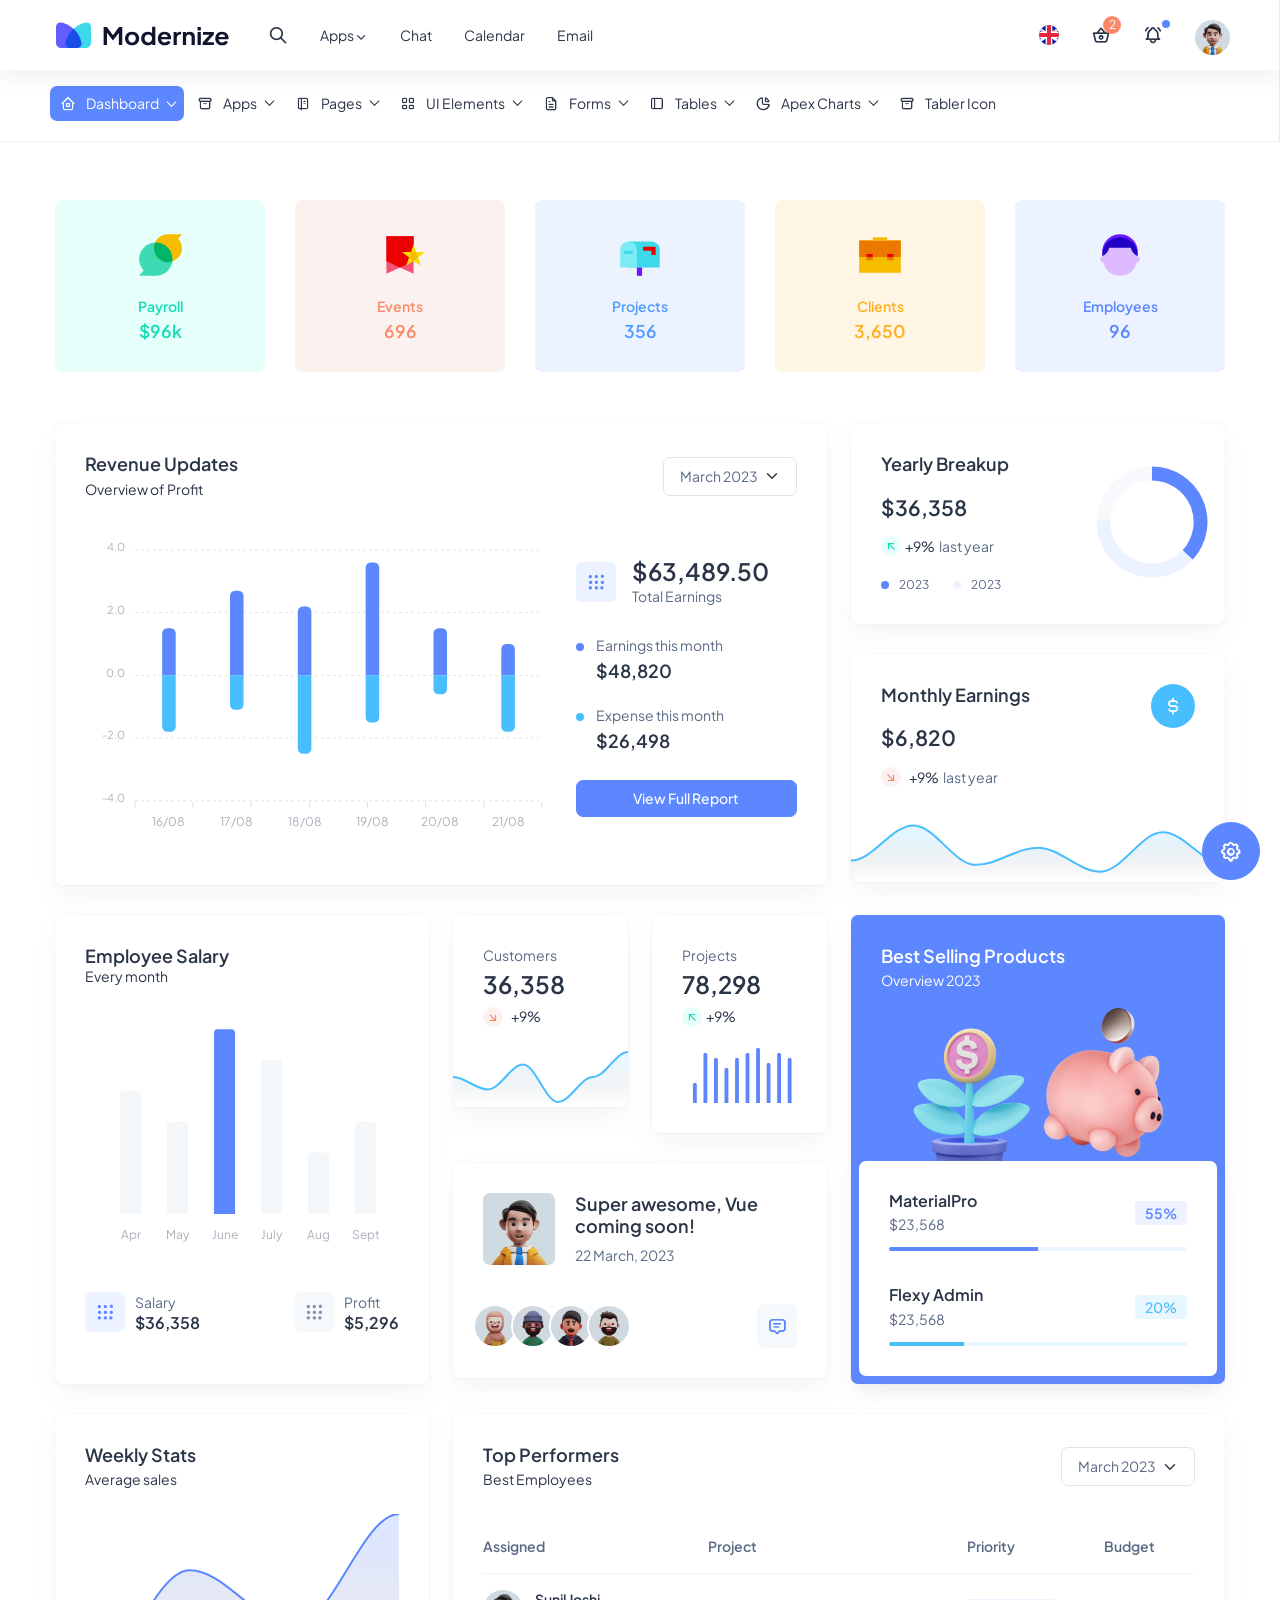
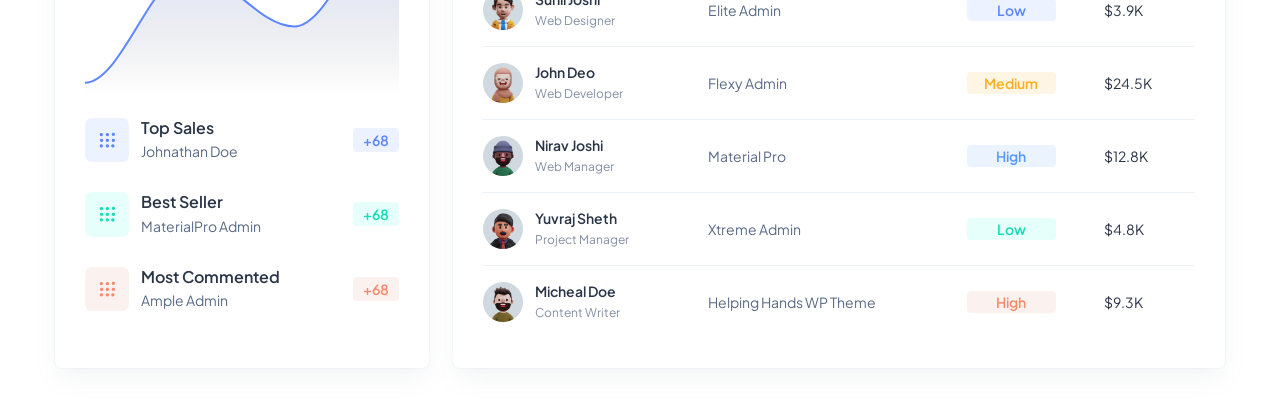
<file: public/backend/html/horizontal/index.html>
<!DOCTYPE html>
<html lang="en">
  <head>
    <!-- Title -->
    <title>Mordenize</title>
    <!-- Required Meta Tag -->
    <meta http-equiv="Content-Type" content="text/html; charset=UTF-8" />
    <meta name="viewport" content="width=device-width, initial-scale=1" />
    <meta name="handheldfriendly" content="true" />
    <meta name="MobileOptimized" content="width" />
    <meta name="description" content="Mordenize" />
    <meta name="author" content="" />
    <meta name="keywords" content="Mordenize" />
    <meta http-equiv="X-UA-Compatible" content="IE=edge" />
    <!-- Favicon -->
    <link rel="shortcut icon" type="image/png" href="../../dist/images/logos/favicon.ico" />
    <!-- Owl Carousel -->
    <link rel="stylesheet" href="../../dist/libs/owl.carousel/dist/assets/owl.carousel.min.css">
    <!-- Core Css -->
    <link id="themeColors" rel="stylesheet" href="../../dist/css/style.min.css" />
  </head>
  <body>
    <!-- Preloader -->
    <div class="preloader">
      <img src="../../dist/images/logos/favicon.ico" alt="loader" class="lds-ripple img-fluid" />
    </div>
    <!-- Body Wrapper -->
    <div class="page-wrapper" id="main-wrapper" data-layout="horizontal" data-navbarbg="skin6" data-sidebartype="full" data-sidebar-position="fixed" data-header-position="fixed">
      <!-- Header Start -->
      <header class="app-header">
        <nav class="navbar navbar-expand-lg navbar-light">
          <ul class="navbar-nav">
            <li class="nav-item d-block d-lg-none">
              <a class="nav-link sidebartoggler ms-n3" id="sidebarCollapse" href="javascript:void(0)">
                <i class="ti ti-menu-2"></i>
              </a>
            </li>
            <li class="nav-item d-none d-lg-block">
              <a href="index.html" class="text-nowrap nav-link">
                <img src="../../dist/images/logos/dark-logo.svg" class="dark-logo" width="180" alt="" />
                <img src="../../dist/images/logos/light-logo.svg" class="light-logo"  width="180" alt="" />
              </a>
            </li>
            <li class="nav-item d-none d-lg-block">
              <a class="nav-link nav-icon-hover" href="javascript:void(0)" data-bs-toggle="modal" data-bs-target="#exampleModal">
                <i class="ti ti-search"></i>
              </a>
            </li>
          </ul>
          <ul class="navbar-nav quick-links d-none d-lg-flex">
            <li class="nav-item dropdown hover-dd d-none d-lg-block">
              <a class="nav-link" href="javascript:void(0)" data-bs-toggle="dropdown">Apps<span class="mt-1"><i class="ti ti-chevron-down"></i></span></a>
              <div class="dropdown-menu dropdown-menu-nav dropdown-menu-animate-up py-0">
                <div class="row">
                  <div class="col-8">
                    <div class=" ps-7 pt-7">
                      <div class="border-bottom">
                        <div class="row">
                          <div class="col-6">
                            <div class="position-relative">
                              <a href="./app-chat.html" class="d-flex align-items-center pb-9 position-relative    ">
                                <div class="bg-light rounded-1 me-3 p-6 d-flex align-items-center justify-content-center">
                                  <img src="../../dist/images/svgs/icon-dd-chat.svg" alt="" class="img-fluid" width="24" height="24">
                                </div>
                                <div class="d-inline-block">
                                  <h6 class="mb-1 fw-semibold bg-hover-primary">Chat Application</h6>
                                  <span class="fs-2 d-block text-dark">New messages arrived</span>
                                </div>
                              </a>
                              <a href="./app-invoice.html" class="d-flex align-items-center pb-9 position-relative    ">
                                <div class="bg-light rounded-1 me-3 p-6 d-flex align-items-center justify-content-center">
                                  <img src="../../dist/images/svgs/icon-dd-invoice.svg" alt="" class="img-fluid" width="24" height="24">
                                </div>
                                <div class="d-inline-block">
                                  <h6 class="mb-1 fw-semibold bg-hover-primary">Invoice App</h6>
                                  <span class="fs-2 d-block text-dark">Get latest invoice</span>
                                </div>
                              </a>
                              <a href="./app-contact2.html" class="d-flex align-items-center pb-9 position-relative    ">
                                <div class="bg-light rounded-1 me-3 p-6 d-flex align-items-center justify-content-center">
                                  <img src="../../dist/images/svgs/icon-dd-mobile.svg" alt="" class="img-fluid" width="24" height="24">
                                </div>
                                <div class="d-inline-block">
                                  <h6 class="mb-1 fw-semibold bg-hover-primary">Contact Application</h6>
                                  <span class="fs-2 d-block text-dark">2 Unsaved Contacts</span>
                                </div>
                              </a>
                              <a href="./app-email.html" class="d-flex align-items-center pb-9 position-relative    ">
                                <div class="bg-light rounded-1 me-3 p-6 d-flex align-items-center justify-content-center">
                                  <img src="../../dist/images/svgs/icon-dd-message-box.svg" alt="" class="img-fluid" width="24" height="24">
                                </div>
                                <div class="d-inline-block">
                                  <h6 class="mb-1 fw-semibold bg-hover-primary">Email App</h6>
                                  <span class="fs-2 d-block text-dark">Get new emails</span>
                                </div>
                              </a>
                            </div>
                          </div>
                          <div class="col-6">
                            <div class="position-relative">
                              <a href="./page-user-profile.html" class="d-flex align-items-center pb-9 position-relative    ">
                                <div class="bg-light rounded-1 me-3 p-6 d-flex align-items-center justify-content-center">
                                  <img src="../../dist/images/svgs/icon-dd-cart.svg" alt="" class="img-fluid" width="24" height="24">
                                </div>
                                <div class="d-inline-block">
                                  <h6 class="mb-1 fw-semibold bg-hover-primary">User Profile</h6>
                                  <span class="fs-2 d-block text-dark">learn more information</span>
                                </div>
                              </a>
                              <a href="./app-calendar.html" class="d-flex align-items-center pb-9 position-relative    ">
                                <div class="bg-light rounded-1 me-3 p-6 d-flex align-items-center justify-content-center">
                                  <img src="../../dist/images/svgs/icon-dd-date.svg" alt="" class="img-fluid" width="24" height="24">
                                </div>
                                <div class="d-inline-block">
                                  <h6 class="mb-1 fw-semibold bg-hover-primary">Calendar App</h6>
                                  <span class="fs-2 d-block text-dark">Get dates</span>
                                </div>
                              </a>
                              <a href="./app-contact.html" class="d-flex align-items-center pb-9 position-relative    ">
                                <div class="bg-light rounded-1 me-3 p-6 d-flex align-items-center justify-content-center">
                                  <img src="../../dist/images/svgs/icon-dd-lifebuoy.svg" alt="" class="img-fluid" width="24" height="24">
                                </div>
                                <div class="d-inline-block">
                                  <h6 class="mb-1 fw-semibold bg-hover-primary">Contact List Table</h6>
                                  <span class="fs-2 d-block text-dark">Add new contact</span>
                                </div>
                              </a>
                              <a href="./app-notes.html" class="d-flex align-items-center pb-9 position-relative    ">
                                <div class="bg-light rounded-1 me-3 p-6 d-flex align-items-center justify-content-center">
                                  <img src="../../dist/images/svgs/icon-dd-application.svg" alt="" class="img-fluid" width="24" height="24">
                                </div>
                                <div class="d-inline-block">
                                  <h6 class="mb-1 fw-semibold bg-hover-primary">Notes Application</h6>
                                  <span class="fs-2 d-block text-dark">To-do and Daily tasks</span>
                                </div>
                              </a>
                            </div>
                          </div>
                        </div>
                      </div>
                      <div class="row align-items-center py-3">
                        <div class="col-8">
                          <a class="fw-semibold text-dark d-flex align-items-center lh-1 " href="#"><i class="ti ti-help fs-6 me-2"></i>Frequently Asked Questions</a>
                        </div>
                        <div class="col-4">
                          <div class="d-flex justify-content-end pe-4">
                            <button class="btn btn-primary">Check</button>
                          </div>
                        </div>
                      </div>
                    </div>
                  </div>
                  <div class="col-4 ms-n4">
                    <div class="position-relative p-7 border-start h-100">
                      <h5 class="fs-5 mb-9 fw-semibold">Quick Links</h5>
                      <ul class="">
                        <li class="mb-3">
                          <a class="fw-semibold text-dark bg-hover-primary    " href="./page-pricing.html">Pricing Page</a>
                        </li>
                        <li class="mb-3">
                          <a class="fw-semibold text-dark bg-hover-primary    " href="./authentication-login.html">Authentication Design</a>
                        </li>
                        <li class="mb-3">
                          <a class="fw-semibold text-dark bg-hover-primary    " href="./authentication-register.html">Register Now</a>
                        </li>
                        <li class="mb-3">
                          <a class="fw-semibold text-dark bg-hover-primary    " href="authentication-error.html">404 Error Page</a>
                        </li>
                        <li class="mb-3">
                          <a class="fw-semibold text-dark bg-hover-primary    " href="./app-notes.html">Notes App</a>
                        </li>
                        <li class="mb-3">
                          <a class="fw-semibold text-dark bg-hover-primary    " href="./page-user-profile.html">User Application</a>
                        </li>   
                        <li class="mb-3">
                          <a class="fw-semibold text-dark bg-hover-primary    " href="./page-account-settings.html">Account Settings</a>
                        </li>
                      </ul>
                    </div>
                  </div>
                </div>
              </div>
            </li>
            <li class="nav-item dropdown-hover d-none d-lg-block">
              <a class="nav-link" href="app-chat.html">Chat</a>
            </li>
            <li class="nav-item dropdown-hover d-none d-lg-block">
              <a class="nav-link" href="app-calendar.html">Calendar</a>
            </li>
            <li class="nav-item dropdown-hover d-none d-lg-block">
              <a class="nav-link" href="app-email.html">Email</a>
            </li>
          </ul>
          <div class="d-block d-lg-none">
            <a href="index.html" class="text-nowrap nav-link">
              <img src="../../dist/images/logos/dark-logo.svg" width="180" alt="" />
            </a>
          </div>
          <button class="navbar-toggler p-0 border-0" type="button" data-bs-toggle="collapse" data-bs-target="#navbarNav" aria-controls="navbarNav" aria-expanded="false" aria-label="Toggle navigation">
            <span class="p-2">
              <i class="ti ti-dots fs-7"></i>
            </span>
          </button>
          <div class="collapse navbar-collapse justify-content-end" id="navbarNav">
            <div class="d-flex align-items-center justify-content-between px-0 px-lg-8">
                <a href="javascript:void(0)" class="nav-link round-40 p-1 ps-0 d-flex d-lg-none align-items-center justify-content-center" type="button" data-bs-toggle="offcanvas" data-bs-target="#mobilenavbar" aria-controls="offcanvasWithBothOptions">
                  <i class="ti ti-align-justified fs-7"></i>
                </a>
                <ul class="navbar-nav flex-row ms-auto align-items-center justify-content-center">
                  <li class="nav-item dropdown">
                    <a class="nav-link nav-icon-hover" href="javascript:void(0)" id="drop2" data-bs-toggle="dropdown" aria-expanded="false">
                      <img src="../../dist/images/svgs/icon-flag-en.svg" alt="" class="rounded-circle object-fit-cover round-20">
                    </a>
                    <div class="dropdown-menu dropdown-menu-end dropdown-menu-animate-up" aria-labelledby="drop2">
                      <div class="message-body" data-simplebar>
                        <a href="javascript:void(0)" class="d-flex align-items-center gap-2 py-3 px-4 dropdown-item">
                          <div class="position-relative">
                            <img src="../../dist/images/svgs/icon-flag-en.svg" alt="" class="rounded-circle object-fit-cover round-20">
                          </div>
                          <p class="mb-0 fs-3">English (UK)</p>
                        </a>
                        <a href="javascript:void(0)" class="d-flex align-items-center gap-2 py-3 px-4 dropdown-item">
                          <div class="position-relative">
                            <img src="../../dist/images/svgs/icon-flag-cn.svg" alt="" class="rounded-circle object-fit-cover round-20">
                          </div>
                          <p class="mb-0 fs-3">中国人 (Chinese)</p>
                        </a>
                        <a href="javascript:void(0)" class="d-flex align-items-center gap-2 py-3 px-4 dropdown-item">
                          <div class="position-relative">
                            <img src="../../dist/images/svgs/icon-flag-fr.svg" alt="" class="rounded-circle object-fit-cover round-20">
                          </div>
                          <p class="mb-0 fs-3">français (French)</p>
                        </a>
                        <a href="javascript:void(0)" class="d-flex align-items-center gap-2 py-3 px-4 dropdown-item">
                          <div class="position-relative">
                            <img src="../../dist/images/svgs/icon-flag-sa.svg" alt="" class="rounded-circle object-fit-cover round-20">
                          </div>
                          <p class="mb-0 fs-3">عربي (Arabic)</p>
                        </a>
                      </div>
                    </div>
                  </li>
                  <li class="nav-item">
                    <a class="nav-link notify-badge nav-icon-hover" href="javascript:void(0)" data-bs-toggle="offcanvas" data-bs-target="#offcanvasRight" aria-controls="offcanvasRight">
                        <i class="ti ti-basket"></i>
                        <span class="badge rounded-pill bg-danger fs-2">2</span>                    
                    </a>
                  </li>
                  <li class="nav-item dropdown">
                    <a class="nav-link nav-icon-hover" href="javascript:void(0)" id="drop2" data-bs-toggle="dropdown" aria-expanded="false">
                      <i class="ti ti-bell-ringing"></i>
                      <div class="notification bg-primary rounded-circle"></div>
                    </a>
                    <div class="dropdown-menu content-dd dropdown-menu-end dropdown-menu-animate-up" aria-labelledby="drop2">
                      <div class="d-flex align-items-center justify-content-between py-3 px-7">
                        <h5 class="mb-0 fs-5 fw-semibold">Notifications</h5>
                        <span class="badge bg-primary rounded-4 px-3 py-1 lh-sm">5 new</span>
                      </div>
                      <div class="message-body" data-simplebar>
                        <a href="javascript:void(0)" class="py-6 px-7 d-flex align-items-center dropdown-item">
                          <span class="me-3">
                            <img src="../../dist/images/profile/user-1.jpg" alt="user" class="rounded-circle" width="48" height="48" />
                          </span>
                          <div class="w-75 d-inline-block v-middle">
                            <h6 class="mb-1 fw-semibold">Roman Joined the Team!</h6>
                            <span class="d-block">Congratulate him</span>
                          </div>
                        </a>
                        <a href="javascript:void(0)" class="py-6 px-7 d-flex align-items-center dropdown-item">
                          <span class="me-3">
                            <img src="../../dist/images/profile/user-2.jpg" alt="user" class="rounded-circle" width="48" height="48" />
                          </span>
                          <div class="w-75 d-inline-block v-middle">
                            <h6 class="mb-1 fw-semibold">New message</h6>
                            <span class="d-block">Salma sent you new message</span>
                          </div>
                        </a>
                        <a href="javascript:void(0)" class="py-6 px-7 d-flex align-items-center dropdown-item">
                          <span class="me-3">
                            <img src="../../dist/images/profile/user-3.jpg" alt="user" class="rounded-circle" width="48" height="48" />
                          </span>
                          <div class="w-75 d-inline-block v-middle">
                            <h6 class="mb-1 fw-semibold">Bianca sent payment</h6>
                            <span class="d-block">Check your earnings</span>
                          </div>
                        </a>
                        <a href="javascript:void(0)" class="py-6 px-7 d-flex align-items-center dropdown-item">
                          <span class="me-3">
                            <img src="../../dist/images/profile/user-4.jpg" alt="user" class="rounded-circle" width="48" height="48" />
                          </span>
                          <div class="w-75 d-inline-block v-middle">
                            <h6 class="mb-1 fw-semibold">Jolly completed tasks</h6>
                            <span class="d-block">Assign her new tasks</span>
                          </div>
                        </a>
                        <a href="javascript:void(0)" class="py-6 px-7 d-flex align-items-center dropdown-item">
                          <span class="me-3">
                            <img src="../../dist/images/profile/user-5.jpg" alt="user" class="rounded-circle" width="48" height="48" />
                          </span>
                          <div class="w-75 d-inline-block v-middle">
                            <h6 class="mb-1 fw-semibold">John received payment</h6>
                            <span class="d-block">$230 deducted from account</span>
                          </div>
                        </a>
                        <a href="javascript:void(0)" class="py-6 px-7 d-flex align-items-center dropdown-item">
                          <span class="me-3">
                            <img src="../../dist/images/profile/user-1.jpg" alt="user" class="rounded-circle" width="48" height="48" />
                          </span>
                          <div class="w-75 d-inline-block v-middle">
                            <h6 class="mb-1 fw-semibold">Roman Joined the Team!</h6>
                            <span class="d-block">Congratulate him</span>
                          </div>
                        </a>
                      </div>
                      <div class="py-6 px-7 mb-1">
                        <button class="btn btn-outline-primary w-100"> See All Notifications </button>
                      </div>
                    </div>
                  </li>
                  <li class="nav-item dropdown">
                    <a class="nav-link pe-0" href="javascript:void(0)" id="drop1" data-bs-toggle="dropdown" aria-expanded="false">
                      <div class="d-flex align-items-center">
                        <div class="user-profile-img">
                          <img src="../../dist/images/profile/user-1.jpg" class="rounded-circle" width="35" height="35" alt="" />
                        </div>
                      </div>
                    </a>
                    <div class="dropdown-menu content-dd dropdown-menu-end dropdown-menu-animate-up" aria-labelledby="drop1">
                      <div class="profile-dropdown position-relative" data-simplebar>
                        <div class="py-3 px-7 pb-0">
                          <h5 class="mb-0 fs-5 fw-semibold">User Profile</h5>
                        </div>
                        <div class="d-flex align-items-center py-9 mx-7 border-bottom">
                          <img src="../../dist/images/profile/user-1.jpg" class="rounded-circle" width="80" height="80" alt="" />
                          <div class="ms-3">
                            <h5 class="mb-1 fs-3">Mathew Anderson</h5>
                            <span class="mb-1 d-block text-dark">Designer</span>
                            <p class="mb-0 d-flex text-dark align-items-center gap-2">
                              <i class="ti ti-mail fs-4"></i> info@modernize.com
                            </p>
                          </div>
                        </div>
                        <div class="message-body">
                          <a href="./page-user-profile.html" class="py-8 px-7 mt-8 d-flex align-items-center">
                            <span class="d-flex align-items-center justify-content-center bg-light rounded-1 p-6">
                              <img src="../../dist/images/svgs/icon-account.svg" alt="" width="24" height="24">
                            </span>
                            <div class="w-75 d-inline-block v-middle ps-3">
                              <h6 class="mb-1 bg-hover-primary fw-semibold"> My Profile </h6>
                              <span class="d-block text-dark">Account Settings</span>
                            </div>
                          </a>
                          <a href="./app-email.html" class="py-8 px-7 d-flex align-items-center">
                            <span class="d-flex align-items-center justify-content-center bg-light rounded-1 p-6">
                              <img src="../../dist/images/svgs/icon-inbox.svg" alt="" width="24" height="24">
                            </span>
                            <div class="w-75 d-inline-block v-middle ps-3">
                              <h6 class="mb-1 bg-hover-primary fw-semibold">My Inbox</h6>
                              <span class="d-block text-dark">Messages & Emails</span>
                            </div>
                          </a>
                          <a href="./app-notes.html" class="py-8 px-7 d-flex align-items-center">
                            <span class="d-flex align-items-center justify-content-center bg-light rounded-1 p-6">
                              <img src="../../dist/images/svgs/icon-tasks.svg" alt="" width="24" height="24">
                            </span>
                            <div class="w-75 d-inline-block v-middle ps-3">
                              <h6 class="mb-1 bg-hover-primary fw-semibold">My Task</h6>
                              <span class="d-block text-dark">To-do and Daily Tasks</span>
                            </div>
                          </a>
                        </div>
                        <div class="d-grid py-4 px-7 pt-8">
                          <div class="upgrade-plan bg-light-primary position-relative overflow-hidden rounded-4 p-4 mb-9">
                            <div class="row">
                              <div class="col-6">
                                <h5 class="fs-4 mb-3 w-50 fw-semibold text-dark">Unlimited Access</h5>
                                <button class="btn btn-primary text-white">Upgrade</button>
                              </div>
                              <div class="col-6">
                                <div class="m-n4">
                                  <img src="../../dist/images/backgrounds/unlimited-bg.png" alt="" class="w-100">
                                </div>
                              </div>
                            </div>
                          </div>
                          <a href="./authentication-login.html" class="btn btn-outline-primary">Log Out</a>
                        </div>
                      </div>
                    </div>
                  </li>
                </ul>
              </div>
          </div>
        </nav>
      </header>
      <!-- Header End -->
      <!-- Sidebar Start -->
      <aside class="left-sidebar">
        <!-- Sidebar scroll-->
        <div>
          <!-- Sidebar navigation-->
          <nav class="sidebar-nav scroll-sidebar">
            <ul id="sidebarnav">
              <!-- ============================= -->
              <!-- Home -->
              <!-- ============================= -->
              <li class="nav-small-cap">
                <i class="ti ti-dots nav-small-cap-icon fs-4"></i>
                <span class="hide-menu">Home</span>
              </li>
              <!-- =================== -->
              <!-- Dashboard -->
              <!-- =================== -->
              <li class="sidebar-item">
                <a class="sidebar-link has-arrow" href="./index.html" aria-expanded="false">
                  <span>
                    <i class="ti ti-home-2"></i>
                  </span>
                  <span class="hide-menu">Dashboard</span>
                </a>
                <ul aria-expanded="false" class="collapse first-level">
                  <li class="sidebar-item">
                    <a href="index.html" class="sidebar-link">
                      <i class="ti ti-aperture"></i>
                      <span class="hide-menu">Modern</span>
                    </a>
                  </li>
                  <li class="sidebar-item">
                    <a href="./index2.html" class="sidebar-link">
                      <i class="ti ti-shopping-cart"></i>
                      <span class="hide-menu">eCommerce</span>
                    </a>
                  </li>
                  <li class="sidebar-item">
                    <a href="index3.html" class="sidebar-link">
                      <i class="ti ti-currency-dollar"></i>
                      <span class="hide-menu">NFT</span>
                    </a>
                  </li>
                  <li class="sidebar-item">
                    <a href="index4.html" class="sidebar-link">
                      <i class="ti ti-cpu"></i>
                      <span class="hide-menu">Crypto</span>
                    </a>
                  </li>
                  <li class="sidebar-item">
                    <a href="index5.html" class="sidebar-link">
                      <i class="ti ti-activity-heartbeat"></i>
                      <span class="hide-menu">General</span>
                    </a>
                  </li>
                  <li class="sidebar-item">
                    <a href="index6.html" class="sidebar-link">
                      <i class="ti ti-playlist"></i>
                      <span class="hide-menu">Music</span>
                    </a>
                  </li>
                </ul>
              </li>
              <!-- ============================= -->
              <!-- Apps -->
              <!-- ============================= -->
              <li class="nav-small-cap">
                <i class="ti ti-dots nav-small-cap-icon fs-4"></i>
                <span class="hide-menu">Apps</span>
              </li>
              <li class="sidebar-item">
                <a class="sidebar-link has-arrow" href="javascript:void(0)" aria-expanded="false">
                  <span>
                    <i class="ti ti-archive"></i>
                  </span>
                  <span class="hide-menu">Apps</span>
                </a>
                <ul aria-expanded="false" class="collapse first-level">
                  <li class="sidebar-item">
                    <a href="app-calendar.html" class="sidebar-link">
                      <i class="ti ti-calendar"></i>
                      <span class="hide-menu">Calendar</span>
                    </a>
                  </li>
                  <li class="sidebar-item">
                    <a href="app-chat.html" class="sidebar-link">
                      <i class="ti ti-message-dots"></i>
                      <span class="hide-menu">Chat</span>
                    </a>
                  </li>
                  <li class="sidebar-item">
                    <a class="sidebar-link" href="./app-email.html" aria-expanded="false">
                      <span>
                        <i class="ti ti-mail"></i>
                      </span>
                      <span class="hide-menu">Email</span>
                    </a>
                  </li>
                  <li class="sidebar-item">
                    <a href="app-contact.html" class="sidebar-link">
                      <i class="ti ti-phone"></i>
                      <span class="hide-menu">Contact Table</span>
                    </a>
                  </li>
                  <li class="sidebar-item">
                    <a href="app-contact2.html" class="sidebar-link">
                      <i class="ti ti-list-details"></i>
                      <span class="hide-menu">Contact List</span>
                    </a>
                  </li>
                  <li class="sidebar-item">
                    <a href="app-notes.html" class="sidebar-link">
                      <i class="ti ti-notes"></i>
                      <span class="hide-menu">Notes</span>
                    </a>
                  </li>
                  <li class="sidebar-item">
                    <a href="app-invoice.html" class="sidebar-link">
                      <i class="ti ti-file-text"></i>
                      <span class="hide-menu">Invoice</span>
                    </a>
                  </li>
                  <li class="sidebar-item">
                    <a href="page-user-profile.html" class="sidebar-link">
                      <i class="ti ti-user-circle"></i>
                      <span class="hide-menu">User Profile</span>
                    </a>
                  </li>
                  <li class="sidebar-item">
                    <a href="blog-posts.html" class="sidebar-link">
                      <i class="ti ti-article"></i>
                      <span class="hide-menu">Posts</span>
                    </a>
                  </li>
                  <li class="sidebar-item">
                    <a href="blog-detail.html" class="sidebar-link">
                      <i class="ti ti-details"></i>
                      <span class="hide-menu">Detail</span>
                    </a>
                  </li>
                  <li class="sidebar-item">
                    <a href="eco-shop.html" class="sidebar-link">
                      <i class="ti ti-shopping-cart"></i>
                      <span class="hide-menu">Shop</span>
                    </a>
                  </li>
                  <li class="sidebar-item">
                    <a href="eco-shop-detail.html" class="sidebar-link">
                      <i class="ti ti-basket"></i>
                      <span class="hide-menu">Shop Detail</span>
                    </a>
                  </li>
                  <li class="sidebar-item">
                    <a href="eco-product-list.html" class="sidebar-link">
                      <i class="ti ti-list-check"></i>
                      <span class="hide-menu">List</span>
                    </a>
                  </li>
                  <li class="sidebar-item">
                    <a href="eco-checkout.html" class="sidebar-link">
                      <i class="ti ti-brand-shopee"></i>
                      <span class="hide-menu">Checkout</span>
                    </a>
                  </li>
                </ul>
              </li>
              <!-- ============================= -->
              <!-- PAGES -->
              <!-- ============================= -->
              <li class="nav-small-cap">
                <i class="ti ti-dots nav-small-cap-icon fs-4"></i>
                <span class="hide-menu">PAGES</span>
              </li>
              <li class="sidebar-item">
                <a class="sidebar-link has-arrow" href="javascript:void(0)" aria-expanded="false">
                  <span>
                    <i class="ti ti-notebook"></i>
                  </span>
                  <span class="hide-menu">Pages</span>
                </a>
                <ul aria-expanded="false" class="collapse first-level">
                  <li class="sidebar-item">
                    <a href="page-faq.html" class="sidebar-link">
                      <i class="ti ti-help"></i>
                      <span class="hide-menu">FAQ</span>
                    </a>
                  </li>
                  <li class="sidebar-item">
                    <a href="page-account-settings.html" class="sidebar-link">
                      <i class="ti ti-user-circle"></i>
                      <span class="hide-menu">Account Setting</span>
                    </a>
                  </li>
                  <li class="sidebar-item">
                    <a href="page-pricing.html" class="sidebar-link">
                      <i class="ti ti-currency-dollar"></i>
                      <span class="hide-menu">Pricing</span>
                    </a>
                  </li>
                  <li class="sidebar-item">
                    <a href="widgets-cards.html" class="sidebar-link">
                      <i class="ti ti-cards"></i>
                      <span class="hide-menu">Card</span>
                    </a>
                  </li>
                  <li class="sidebar-item">
                    <a href="widgets-banners.html" class="sidebar-link">
                      <i class="ti ti-ad"></i>
                      <span class="hide-menu">Banner</span>
                    </a>
                  </li>
                  <li class="sidebar-item">
                    <a href="widgets-charts.html" class="sidebar-link">
                      <i class="ti ti-chart-bar"></i>
                      <span class="hide-menu">Charts</span>
                    </a>
                  </li>
                  <li class="sidebar-item">
                    <a href="../../../landingpage/index.html" class="sidebar-link">
                      <i class="ti ti-app-window"></i>
                      <span class="hide-menu">Landing Page</span>
                    </a>
                  </li>
                </ul>
              </li>
              <!-- ============================= -->
              <!-- UI -->
              <!-- ============================= -->
              <li class="nav-small-cap">
                <i class="ti ti-dots nav-small-cap-icon fs-4"></i>
                <span class="hide-menu">UI</span>
              </li>
              <!-- =================== -->
              <!-- UI Elements -->
              <!-- =================== -->
              <li class="sidebar-item mega-dropdown">
                <a class="sidebar-link has-arrow" href="#" aria-expanded="false">
                  <span class="rounded-3">
                    <i class="ti ti-layout-grid"></i>
                  </span>
                  <span class="hide-menu">UI Elements</span>
                </a>
                <ul aria-expanded="false" class="collapse first-level">
                  <li class="sidebar-item">
                    <a href="./ui-accordian.html" class="sidebar-link">
                      <i class="ti ti-circle"></i>
                      <span class="hide-menu">Accordian</span>
                    </a>
                  </li>
                  <li class="sidebar-item">
                    <a href="./ui-badge.html" class="sidebar-link">
                      <i class="ti ti-circle"></i>
                      <span class="hide-menu">Badge</span>
                    </a>
                  </li>
                  <li class="sidebar-item">
                    <a href="./ui-buttons.html" class="sidebar-link">
                      <i class="ti ti-circle"></i>
                      <span class="hide-menu">Buttons</span>
                    </a>
                  </li>
                  <li class="sidebar-item">
                    <a href="./ui-dropdowns.html" class="sidebar-link">
                      <i class="ti ti-circle"></i>
                      <span class="hide-menu">Dropdowns</span>
                    </a>
                  </li>
                  <li class="sidebar-item">
                    <a href="./ui-modals.html" class="sidebar-link">
                      <i class="ti ti-circle"></i>
                      <span class="hide-menu">Modals</span>
                    </a>
                  </li>
                  <li class="sidebar-item">
                    <a href="./ui-tab.html" class="sidebar-link">
                      <i class="ti ti-circle"></i>
                      <span class="hide-menu">Tab</span>
                    </a>
                  </li>
                  <li class="sidebar-item">
                    <a href="./ui-tooltip-popover.html" class="sidebar-link">
                      <i class="ti ti-circle"></i>
                      <span class="hide-menu">Tooltip & Popover</span>
                    </a>
                  </li>
                  <li class="sidebar-item">
                    <a href="./ui-notification.html" class="sidebar-link">
                      <i class="ti ti-circle"></i>
                      <span class="hide-menu">Notification</span>
                    </a>
                  </li>
                  <li class="sidebar-item">
                    <a href="./ui-progressbar.html" class="sidebar-link">
                      <i class="ti ti-circle"></i>
                      <span class="hide-menu">Progressbar</span>
                    </a>
                  </li>
                  <li class="sidebar-item">
                    <a href="./ui-pagination.html" class="sidebar-link">
                      <i class="ti ti-circle"></i>
                      <span class="hide-menu">Pagination</span>
                    </a>
                  </li>
                  <li class="sidebar-item">
                    <a href="./ui-typography.html" class="sidebar-link">
                      <i class="ti ti-circle"></i>
                      <span class="hide-menu">Typography</span>
                    </a>
                  </li>
                  <li class="sidebar-item">
                    <a href="./ui-bootstrap-ui.html" class="sidebar-link">
                      <i class="ti ti-circle"></i>
                      <span class="hide-menu">Bootstrap UI</span>
                    </a>
                  </li>
                  <li class="sidebar-item">
                    <a href="./ui-breadcrumb.html" class="sidebar-link">
                      <i class="ti ti-circle"></i>
                      <span class="hide-menu">Breadcrumb</span>
                    </a>
                  </li>
                  <li class="sidebar-item">
                    <a href="./ui-offcanvas.html" class="sidebar-link">
                      <i class="ti ti-circle"></i>
                      <span class="hide-menu">Offcanvas</span>
                    </a>
                  </li>
                  <li class="sidebar-item">
                    <a href="./ui-lists.html" class="sidebar-link">
                      <i class="ti ti-circle"></i>
                      <span class="hide-menu">Lists</span>
                    </a>
                  </li>
                  <li class="sidebar-item">
                    <a href="./ui-grid.html" class="sidebar-link">
                      <i class="ti ti-circle"></i>
                      <span class="hide-menu">Grid</span>
                    </a>
                  </li>
                  <li class="sidebar-item">
                    <a href="./ui-carousel.html" class="sidebar-link">
                      <i class="ti ti-circle"></i>
                      <span class="hide-menu">Carousel</span>
                    </a>
                  </li>
                  <li class="sidebar-item">
                    <a href="./ui-scrollspy.html" class="sidebar-link">
                      <i class="ti ti-circle"></i>
                      <span class="hide-menu">Scrollspy</span>
                    </a>
                  </li>
                  <li class="sidebar-item">
                    <a href="./ui-spinner.html" class="sidebar-link">
                      <i class="ti ti-circle"></i>
                      <span class="hide-menu">Spinner</span>
                    </a>
                  </li>
                  <li class="sidebar-item">
                    <a href="./ui-link.html" class="sidebar-link">
                      <i class="ti ti-circle"></i>
                      <span class="hide-menu">Link</span>
                    </a>
                  </li>
                </ul>
              </li>
              <!-- ============================= -->
              <!-- Forms -->
              <!-- ============================= -->
              <li class="nav-small-cap">
                <i class="ti ti-dots nav-small-cap-icon fs-4"></i>
                <span class="hide-menu">Forms</span>
              </li>
              <!-- =================== -->
              <!-- Forms -->
              <!-- =================== -->
              <li class="sidebar-item">
                <a class="sidebar-link two-column has-arrow" href="#" aria-expanded="false">
                  <span class="rounded-3">
                    <i class="ti ti-file-text"></i>
                  </span>
                  <span class="hide-menu">Forms</span>
                </a>
                <ul aria-expanded="false" class="collapse first-level">
                  <!-- form elements -->
                  <li class="sidebar-item">
                    <a href="./form-inputs.html" class="sidebar-link">
                      <i class="ti ti-circle"></i>
                      <span class="hide-menu">Forms Input</span>
                    </a>
                  </li>
                  <li class="sidebar-item">
                    <a href="./form-input-groups.html" class="sidebar-link">
                      <i class="ti ti-circle"></i>
                      <span class="hide-menu">Input Groups</span>
                    </a>
                  </li>
                  <li class="sidebar-item">
                    <a href="./form-input-grid.html" class="sidebar-link">
                      <i class="ti ti-circle"></i>
                      <span class="hide-menu">Input Grid</span>
                    </a>
                  </li>
                  <li class="sidebar-item">
                    <a href="./form-checkbox-radio.html" class="sidebar-link">
                      <i class="ti ti-circle"></i>
                      <span class="hide-menu">Checkbox & Radios</span>
                    </a>
                  </li>
                  <li class="sidebar-item">
                    <a href="./form-bootstrap-touchspin.html" class="sidebar-link">
                      <i class="ti ti-circle"></i>
                      <span class="hide-menu">Bootstrap Touchspin</span>
                    </a>
                  </li>
                  <li class="sidebar-item">
                    <a href="./form-bootstrap-switch.html" class="sidebar-link">
                      <i class="ti ti-circle"></i>
                      <span class="hide-menu">Bootstrap Switch</span>
                    </a>
                  </li>
                  <li class="sidebar-item">
                    <a href="./form-select2.html" class="sidebar-link">
                      <i class="ti ti-circle"></i>
                      <span class="hide-menu">Select2</span>
                    </a>
                  </li>
                  <li class="sidebar-item">
                    <a href="./form-dual-listbox.html" class="sidebar-link">
                      <i class="ti ti-circle"></i>
                      <span class="hide-menu">Dual Listbox</span>
                    </a>
                  </li>
                  <!-- form inputs -->
                  <li class="sidebar-item">
                    <a href="./form-basic.html" class="sidebar-link">
                      <i class="ti ti-circle"></i>
                      <span class="hide-menu">Basic Form</span>
                    </a>
                  </li>
                  <li class="sidebar-item">
                    <a href="./form-vertical.html" class="sidebar-link">
                      <i class="ti ti-circle"></i>
                      <span class="hide-menu">Form Vertical</span>
                    </a>
                  </li>
                  <li class="sidebar-item">
                    <a href="./form-horizontal.html" class="sidebar-link">
                      <i class="ti ti-circle"></i>
                      <span class="hide-menu">Form Horizontal</span>
                    </a>
                  </li>
                  <li class="sidebar-item">
                    <a href="./form-actions.html" class="sidebar-link">
                      <i class="ti ti-circle"></i>
                      <span class="hide-menu">Form Actions</span>
                    </a>
                  </li>
                  <li class="sidebar-item">
                    <a href="./form-row-separator.html" class="sidebar-link">
                      <i class="ti ti-circle"></i>
                      <span class="hide-menu">Row Separator</span>
                    </a>
                  </li>
                  <li class="sidebar-item">
                    <a href="./form-bordered.html" class="sidebar-link">
                      <i class="ti ti-circle"></i>
                      <span class="hide-menu">Form Bordered</span>
                    </a>
                  </li>
                  <li class="sidebar-item">
                    <a href="./form-detail.html" class="sidebar-link">
                      <i class="ti ti-circle"></i>
                      <span class="hide-menu">Form Detail</span>
                    </a>
                  </li>
                  <!-- form wizard -->
                  <li class="sidebar-item">
                    <a href="./form-wizard.html" class="sidebar-link">
                      <i class="ti ti-circle"></i>
                      <span class="hide-menu">Form Wizard</span>
                    </a>
                  </li>
                  <!-- Quill Editor -->
                  <li class="sidebar-item">
                    <a href="./form-editor-quill.html" class="sidebar-link">
                      <i class="ti ti-circle"></i>
                      <span class="hide-menu">Quill Editor</span>
                    </a>
                  </li>
                </ul>
              </li>
              <!-- ============================= -->
              <!-- Tables -->
              <!-- ============================= -->
              <li class="nav-small-cap">
                <i class="ti ti-dots nav-small-cap-icon fs-4"></i>
                <span class="hide-menu">Tables</span>
              </li>
              <!-- =================== -->
              <!-- Bootstrap Table -->
              <!-- =================== -->
              <li class="sidebar-item">
                <a class="sidebar-link has-arrow" href="#" aria-expanded="false">
                  <span class="rounded-3">
                    <i class="ti ti-layout-sidebar"></i>
                  </span>
                  <span class="hide-menu">Tables</span>
                </a>
                <ul aria-expanded="false" class="collapse first-level">
                  <li class="sidebar-item">
                    <a href="./table-basic.html" class="sidebar-link">
                      <i class="ti ti-circle"></i>
                      <span class="hide-menu">Basic Table</span>
                    </a>
                  </li>
                  <li class="sidebar-item">
                    <a href="./table-dark-basic.html" class="sidebar-link">
                      <i class="ti ti-circle"></i>
                      <span class="hide-menu">Dark Basic Table</span>
                    </a>
                  </li>
                  <li class="sidebar-item">
                    <a href="./table-sizing.html" class="sidebar-link">
                      <i class="ti ti-circle"></i>
                      <span class="hide-menu">Sizing Table</span>
                    </a>
                  </li>
                  <li class="sidebar-item">
                    <a href="./table-layout-coloured.html" class="sidebar-link">
                      <i class="ti ti-circle"></i>
                      <span class="hide-menu">Coloured Table</span>
                    </a>
                  </li>
                  <li class="sidebar-item">
                    <a href="./table-datatable-basic.html" class="sidebar-link">
                      <i class="ti ti-circle"></i>
                      <span class="hide-menu">Basic Initialisation</span>
                    </a>
                  </li>
                  <li class="sidebar-item">
                    <a href="./table-datatable-api.html" class="sidebar-link">
                      <i class="ti ti-circle"></i>
                      <span class="hide-menu">API</span>
                    </a>
                  </li>
                  <li class="sidebar-item">
                    <a href="./table-datatable-advanced.html" class="sidebar-link">
                      <i class="ti ti-circle"></i>
                      <span class="hide-menu">Advanced Initialisation</span>
                    </a>
                  </li>
                </ul>
              </li>
              <!-- ============================= -->
              <!-- Charts -->
              <!-- ============================= -->
              <li class="nav-small-cap">
                <i class="ti ti-dots nav-small-cap-icon fs-4"></i>
                <span class="hide-menu">Charts</span>
              </li>
              <!-- =================== -->
              <!-- Apex Chart -->
              <!-- =================== -->
              <li class="sidebar-item">
                <a class="sidebar-link has-arrow" href="#" aria-expanded="false">
                  <span class="rounded-3">
                    <i class="ti ti-chart-pie"></i>
                  </span>
                  <span class="hide-menu">Apex Charts</span>
                </a>
                <ul aria-expanded="false" class="collapse first-level">
                  <li class="sidebar-item">
                    <a href="./chart-apex-line.html" class="sidebar-link">
                      <i class="ti ti-circle"></i>
                      <span class="hide-menu">Line Chart</span>
                    </a>
                  </li>
                  <li class="sidebar-item">
                    <a href="./chart-apex-area.html" class="sidebar-link">
                      <i class="ti ti-circle"></i>
                      <span class="hide-menu">Area Chart</span>
                    </a>
                  </li>
                  <li class="sidebar-item">
                    <a href="./chart-apex-bar.html" class="sidebar-link">
                      <i class="ti ti-circle"></i>
                      <span class="hide-menu">Bar Chart</span>
                    </a>
                  </li>
                  <li class="sidebar-item">
                    <a href="./chart-apex-pie.html" class="sidebar-link">
                      <i class="ti ti-circle"></i>
                      <span class="hide-menu">Pie Chart</span>
                    </a>
                  </li>
                  <li class="sidebar-item">
                    <a href="./chart-apex-radial.html" class="sidebar-link">
                      <i class="ti ti-circle"></i>
                      <span class="hide-menu">Radial Chart</span>
                    </a>
                  </li>
                  <li class="sidebar-item">
                    <a href="./chart-apex-radar.html" class="sidebar-link">
                      <i class="ti ti-circle"></i>
                      <span class="hide-menu">Radar Chart</span>
                    </a>
                  </li>
                </ul>
              </li>
              <!-- ============================= -->
              <!-- Icons -->
              <!-- ============================= -->
              <li class="nav-small-cap">
                <i class="ti ti-dots nav-small-cap-icon fs-4"></i>
                <span class="hide-menu">Icons</span>
              </li>
              <!-- =================== -->
              <!-- Tabler Icon -->
              <!-- =================== -->
              <li class="sidebar-item">
                <a class="sidebar-link sidebar-link" href="./icon-tabler.html" aria-expanded="false">
                  <span class="rounded-3">
                    <i class="ti ti-archive"></i>
                  </span>
                  <span class="hide-menu">Tabler Icon</span>
                </a>
              </li>
            </ul>
            <div class="unlimited-access hide-menu bg-light-primary position-relative my-7 rounded d-block d-lg-none">
              <div class="d-flex">
                <div class="unlimited-access-title">
                  <h6 class="fw-semibold fs-4 mb-6 text-dark w-85">Unlimited Access</h6>
                  <button class="btn btn-primary fs-2 fw-semibold lh-sm">Signup</button>
                </div>
                <div class="unlimited-access-img">
                  <img src="../../dist/images/backgrounds/rocket.png" alt="" class="img-fluid">
                </div>
              </div>
            </div>
          </nav>
          <!-- End Sidebar navigation -->
        </div>
        <!-- End Sidebar scroll-->
        <div class="fixed-profile p-3 bg-light-secondary rounded sidebar-ad mt-3 mx-9 d-block d-lg-none">
            <div class="hstack gap-3 justify-content-between">
              <div class="john-img">
                <img src="../../dist/images/profile/user-1.jpg" class="rounded-circle" width="42" height="42" alt="">
              </div>
              <div class="john-title">
                <h6 class="mb-0 fs-4">John Doe</h6>
                <span class="fs-2">Designer</span>
              </div>
              <button class="border-0 bg-transparent text-primary ms-2" tabindex="0" type="button" aria-label="logout" data-bs-toggle="tooltip" data-bs-placement="top" data-bs-title="logout">
                <i class="ti ti-power fs-6"></i>
              </button>
            </div>
          </div> 
      </aside>
      <!-- Sidebar End -->
      <!-- Main wrapper -->
      <div class="body-wrapper">
        <div class="container-fluid">
          <!--  Owl carousel -->
          <div class="owl-carousel counter-carousel owl-theme">
            <div class="item">
              <div class="card border-0 zoom-in bg-light-primary shadow-none">
                <div class="card-body">
                  <div class="text-center">
                    <img src="../../dist/images/svgs/icon-user-male.svg" width="50" height="50" class="mb-3" alt="" />
                    <p class="fw-semibold fs-3 text-primary mb-1"> Employees </p>
                    <h5 class="fw-semibold text-primary mb-0">96</h5>
                  </div>
                </div>
              </div>
            </div>
            <div class="item">
              <div class="card border-0 zoom-in bg-light-warning shadow-none">
                <div class="card-body">
                  <div class="text-center">
                    <img src="../../dist/images/svgs/icon-briefcase.svg" width="50" height="50" class="mb-3" alt="" />
                    <p class="fw-semibold fs-3 text-warning mb-1">Clients</p>
                    <h5 class="fw-semibold text-warning mb-0">3,650</h5>
                  </div>
                </div>
              </div>
            </div>
            <div class="item">
              <div class="card border-0 zoom-in bg-light-info shadow-none">
                <div class="card-body">
                  <div class="text-center">
                    <img src="../../dist/images/svgs/icon-mailbox.svg" width="50" height="50" class="mb-3" alt="" />
                    <p class="fw-semibold fs-3 text-info mb-1">Projects</p>
                    <h5 class="fw-semibold text-info mb-0">356</h5>
                  </div>
                </div>
              </div>
            </div>
            <div class="item">
              <div class="card border-0 zoom-in bg-light-danger shadow-none">
                <div class="card-body">
                  <div class="text-center">
                    <img src="../../dist/images/svgs/icon-favorites.svg" width="50" height="50" class="mb-3" alt="" />
                    <p class="fw-semibold fs-3 text-danger mb-1">Events</p>
                    <h5 class="fw-semibold text-danger mb-0">696</h5>
                  </div>
                </div>
              </div>
            </div>
            <div class="item">
              <div class="card border-0 zoom-in bg-light-success shadow-none">
                <div class="card-body">
                  <div class="text-center">
                    <img src="../../dist/images/svgs/icon-speech-bubble.svg" width="50" height="50" class="mb-3" alt="" />
                    <p class="fw-semibold fs-3 text-success mb-1">Payroll</p>
                    <h5 class="fw-semibold text-success mb-0">$96k</h5>
                  </div>
                </div>
              </div>
            </div>
            <div class="item">
              <div class="card border-0 zoom-in bg-light-info shadow-none">
                <div class="card-body">
                  <div class="text-center">
                    <img src="../../dist/images/svgs/icon-connect.svg" width="50" height="50" class="mb-3" alt="" />
                    <p class="fw-semibold fs-3 text-info mb-1">Reports</p>
                    <h5 class="fw-semibold text-info mb-0">59</h5>
                  </div>
                </div>
              </div>
            </div>
          </div>
          <!--  Row 1 -->
          <div class="row">
            <div class="col-lg-8 d-flex align-items-strech">
              <div class="card w-100">
                <div class="card-body">
                  <div class="d-sm-flex d-block align-items-center justify-content-between mb-9">
                    <div class="mb-3 mb-sm-0">
                      <h5 class="card-title fw-semibold">Revenue Updates</h5>
                      <p class="card-subtitle mb-0">Overview of Profit</p>
                    </div>
                    <div>
                      <select class="form-select">
                        <option value="1">March 2023</option>
                        <option value="2">April 2023</option>
                        <option value="3">May 2023</option>
                        <option value="4">June 2023</option>
                      </select>
                    </div>
                  </div>
                  <div class="row align-items-center">
                    <div class="col-lg-8 col-md-8">
                      <div id="chart"></div>
                    </div>
                    <div class="col-lg-4 col-md-4">
                      <div class="d-flex align-items-center mb-4 pb-1">
                        <div class="p-8 bg-light-primary rounded-1 me-3 d-flex align-items-center justify-content-center">
                          <i class="ti ti-grid-dots text-primary fs-6"></i>
                        </div>
                        <div>
                          <h4 class="mb-0 fs-7 fw-semibold">$63,489.50</h4>
                          <p class="fs-3 mb-0">Total Earnings</p>
                        </div>
                      </div>
                      <div>
                        <div class="d-flex align-items-baseline mb-4">
                          <span class="round-8 bg-primary rounded-circle me-6"></span>
                          <div>
                            <p class="fs-3 mb-1">Earnings this month</p>
                            <h6 class="fs-5 fw-semibold mb-0">$48,820</h6>
                          </div>
                        </div>
                        <div class="d-flex align-items-baseline mb-4 pb-1">
                          <span class="round-8 bg-secondary rounded-circle me-6"></span>
                          <div>
                            <p class="fs-3 mb-1">Expense this month</p>
                            <h6 class="fs-5 fw-semibold mb-0">$26,498</h6>
                          </div>
                        </div>
                        <div>
                          <button class="btn btn-primary w-100">View Full Report</button>
                        </div>
                      </div>
                    </div>
                  </div>
                </div>
              </div>
            </div>
            <div class="col-lg-4">
              <div class="row">
                <div class="col-lg-12 col-md-6 col-sm-12">
                  <!-- Yearly Breakup -->
                  <div class="card overflow-hidden">
                    <div class="card-body">
                      <div class="row align-items-center">
                        <div class="col-8">
                          <h5 class="card-title mb-9 fw-semibold">Yearly Breakup</h5>
                          <h4 class="fw-semibold mb-3">$36,358</h4>
                          <div class="d-flex align-items-center mb-3">
                            <span class="me-1 rounded-circle bg-light-success round-20 d-flex align-items-center justify-content-center">
                              <i class="ti ti-arrow-up-left text-success"></i>
                            </span>
                            <p class="text-dark me-1 fs-3 mb-0">+9%</p>
                            <p class="fs-3 mb-0">last year</p>
                          </div>
                          <div class="d-flex align-items-center">
                            <div class="me-4">
                              <span class="round-8 bg-primary rounded-circle me-2 d-inline-block"></span>
                              <span class="fs-2">2023</span>
                            </div>
                            <div>
                              <span class="round-8 bg-light-primary rounded-circle me-2 d-inline-block"></span>
                              <span class="fs-2">2023</span>
                            </div>
                          </div>
                        </div>
                        <div class="col-4">
                          <div class="d-flex justify-content-center">
                            <div id="breakup"></div>
                          </div>
                        </div>
                      </div>
                    </div>
                  </div>
                </div>
                <div class="col-lg-12 col-md-6 col-sm-12">
                  <!-- Monthly Earnings -->
                  <div class="card">
                    <div class="card-body">
                      <div class="row alig n-items-start">
                        <div class="col-8">
                          <h5 class="card-title mb-9 fw-semibold"> Monthly Earnings </h5>
                          <h4 class="fw-semibold mb-3">$6,820</h4>
                          <div class="d-flex align-items-center pb-1">
                            <span class="me-2 rounded-circle bg-light-danger round-20 d-flex align-items-center justify-content-center">
                              <i class="ti ti-arrow-down-right text-danger"></i>
                            </span>
                            <p class="text-dark me-1 fs-3 mb-0">+9%</p>
                            <p class="fs-3 mb-0">last year</p>
                          </div>
                        </div>
                        <div class="col-4">
                          <div class="d-flex justify-content-end">
                            <div class="text-white bg-secondary rounded-circle p-6 d-flex align-items-center justify-content-center">
                              <i class="ti ti-currency-dollar fs-6"></i>
                            </div>
                          </div>
                        </div>
                      </div>
                    </div>
                    <div id="earning"></div>
                  </div>
                </div>
              </div>
            </div>
          </div>
          <!--  Row 2 -->
          <div class="row">
            <!-- Employee Salary -->
            <div class="col-lg-4 d-flex align-items-strech">
              <div class="card w-100">
                <div class="card-body">
                  <div>
                    <h5 class="card-title fw-semibold mb-1">Employee Salary</h5>
                    <p class="card-subtitle mb-0">Every month</p>
                    <div id="salary" class="mb-7 pb-8"></div>
                    <div class="d-flex align-items-center justify-content-between">
                      <div class="d-flex align-items-center">
                        <div class="bg-light-primary rounded me-8 p-8 d-flex align-items-center justify-content-center">
                          <i class="ti ti-grid-dots text-primary fs-6"></i>
                        </div>
                        <div>
                          <p class="fs-3 mb-0 fw-normal">Salary</p>
                          <h6 class="fw-semibold text-dark fs-4 mb-0">$36,358</h6>
                        </div>
                      </div>
                      <div class="d-flex align-items-center">
                        <div class="bg-light rounded me-8 p-8 d-flex align-items-center justify-content-center">
                          <i class="ti ti-grid-dots text-muted fs-6"></i>
                        </div>
                        <div>
                          <p class="fs-3 mb-0 fw-normal">Profit</p>
                          <h6 class="fw-semibold text-dark fs-4 mb-0">$5,296</h6>
                        </div>
                      </div>
                    </div>
                  </div>
                </div>
              </div>
            </div>
            <!-- Project -->
            <div class="col-lg-4">
              <div class="row">
                <!-- Customers -->
                <div class="col-sm-6">
                  <div class="card">
                    <div class="card-body pb-0 mb-xxl-4 pb-1">
                      <p class="mb-1 fs-3">Customers</p>
                      <h4 class="fw-semibold fs-7">36,358</h4>
                      <div class="d-flex align-items-center mb-3">
                        <span class="me-2 rounded-circle bg-light-danger round-20 d-flex align-items-center justify-content-center">
                          <i class="ti ti-arrow-down-right text-danger"></i>
                        </span>
                        <p class="text-dark fs-3 mb-0">+9%</p>
                      </div>
                    </div>
                    <div id="customers"></div>
                  </div>
                </div>
                <!-- Projects -->
                <div class="col-sm-6">
                  <div class="card">
                    <div class="card-body">
                      <p class="mb-1 fs-3">Projects</p>
                      <h4 class="fw-semibold fs-7">78,298</h4>
                      <div class="d-flex align-items-center mb-3">
                        <span class="me-1 rounded-circle bg-light-success round-20 d-flex align-items-center justify-content-center">
                          <i class="ti ti-arrow-up-left text-success"></i>
                        </span>
                        <p class="text-dark fs-3 mb-0">+9%</p>
                      </div>
                      <div id="projects"></div>
                    </div>
                  </div>
                </div>
              </div>
              <!-- Comming Soon -->
              <div class="card">
                <div class="card-body">
                  <div class="d-flex align-items-center mb-7 pb-2">
                    <div class="me-3 pe-1">
                      <img src="../../dist/images/profile/user-1.jpg" class="shadow-warning rounded-2" alt="" width="72" height="72" />
                    </div>
                    <div>
                      <h5 class="fw-semibold fs-5 mb-2"> Super awesome, Vue coming soon! </h5>
                      <p class="fs-3 mb-0">22 March, 2023</p>
                    </div>
                  </div>
                  <div class="d-flex justify-content-between">
                    <ul class="hstack mb-0">
                      <li class="ms-n8">
                        <a href="javascript:void(0)" class="me-1">
                          <img src="../../dist/images/profile/user-2.jpg" class="rounded-circle border border-2 border-white" width="44" height="44" alt="" />
                        </a>
                      </li>
                      <li class="ms-n8">
                        <a href="javascript:void(0)" class="me-1">
                          <img src="../../dist/images/profile/user-3.jpg" class="rounded-circle border border-2 border-white" width="44" height="44" alt="" />
                        </a>
                      </li>
                      <li class="ms-n8">
                        <a href="javascript:void(0)" class="me-1">
                          <img src="../../dist/images/profile/user-4.jpg" class="rounded-circle border border-2 border-white" width="44" height="44" alt="" />
                        </a>
                      </li>
                      <li class="ms-n8">
                        <a href="javascript:void(0)" class="me-1">
                          <img src="../../dist/images/profile/user-5.jpg" class="rounded-circle border border-2 border-white" width="44" height="44" alt="" />
                        </a>
                      </li>
                    </ul>
                      <a href="#" class="bg-light rounded py-1 px-8 d-flex align-items-center ">
                        <i class="ti ti-message-2 fs-6 text-primary"></i>
                      </a>
                  </div>
                </div>
              </div>
            </div>
            <!-- Selling Products -->
            <div class="col-lg-4 d-flex align-items-strech">
              <div class="card bg-primary border-0 w-100">
                <div class="card-body pb-0">
                  <h5 class="fw-semibold mb-1 text-white card-title"> Best Selling Products </h5>
                  <p class="fs-3 mb-3 text-white">Overview 2023</p>
                  <div class="text-center mt-3">
                    <img src="../../dist/images/backgrounds/piggy.png" class="img-fluid" alt="" />
                  </div>
                </div>
                <div class="card mx-2 mb-2 mt-n2">
                  <div class="card-body">
                    <div class="mb-7 pb-1">
                      <div class="d-flex justify-content-between align-items-center mb-6">
                        <div>
                          <h6 class="mb-1 fs-4 fw-semibold">MaterialPro</h6>
                          <p class="fs-3 mb-0">$23,568</p>
                        </div>
                        <div>
                          <span class="badge bg-light-primary text-primary fw-semibold fs-3">55%</span>
                        </div>
                      </div>
                      <div class="progress bg-light-primary" style="height: 4px;">
                        <div class="progress-bar w-50" role="progressbar" aria-valuenow="75" aria-valuemin="0" aria-valuemax="100"></div>
                      </div>
                    </div>
                    <div>
                      <div class="d-flex justify-content-between align-items-center mb-6">
                        <div>
                          <h6 class="mb-1 fs-4 fw-semibold">Flexy Admin</h6>
                          <p class="fs-3 mb-0">$23,568</p>
                        </div>
                        <div>
                          <span class="badge bg-light-secondary text-secondary fw-bold fs-3">20%</span>
                        </div>
                      </div>
                      <div class="progress bg-light-secondary" style="height: 4px;">
                        <div class="progress-bar bg-secondary w-25" role="progressbar" aria-valuenow="75" aria-valuemin="0" aria-valuemax="100"></div>
                      </div>
                    </div>
                  </div>
                </div>
              </div>
            </div>
          </div>
          <!--  Row 3 -->
          <div class="row">
            <!-- Weekly Stats -->
            <div class="col-lg-4 d-flex align-items-strech">
              <div class="card w-100">
                <div class="card-body">
                  <h5 class="card-title fw-semibold">Weekly Stats</h5>
                  <p class="card-subtitle mb-0">Average sales</p>
                  <div id="stats" class="my-4"></div>
                  <div class="position-relative">
                    <div class="d-flex align-items-center justify-content-between mb-7">
                      <div class="d-flex">
                        <div class="p-6 bg-light-primary rounded me-6 d-flex align-items-center justify-content-center">
                          <i class="ti ti-grid-dots text-primary fs-6"></i>
                        </div>
                        <div>
                          <h6 class="mb-1 fs-4 fw-semibold">Top Sales</h6>
                          <p class="fs-3 mb-0">Johnathan Doe</p>
                        </div>
                      </div>
                      <div class="bg-light-primary badge">
                        <p class="fs-3 text-primary fw-semibold mb-0">+68</p>
                      </div>
                    </div>
                    <div class="d-flex align-items-center justify-content-between mb-7">
                      <div class="d-flex">
                        <div class="p-6 bg-light-success rounded me-6 d-flex align-items-center justify-content-center">
                          <i class="ti ti-grid-dots text-success fs-6"></i>
                        </div>
                        <div>
                          <h6 class="mb-1 fs-4 fw-semibold">Best Seller</h6>
                          <p class="fs-3 mb-0">MaterialPro Admin</p>
                        </div>
                      </div>
                      <div class="bg-light-success badge">
                        <p class="fs-3 text-success fw-semibold mb-0">+68</p>
                      </div>
                    </div>
                    <div class="d-flex align-items-center justify-content-between">
                      <div class="d-flex">
                        <div class="p-6 bg-light-danger rounded me-6 d-flex align-items-center justify-content-center">
                          <i class="ti ti-grid-dots text-danger fs-6"></i>
                        </div>
                        <div>
                          <h6 class="mb-1 fs-4 fw-semibold">Most Commented</h6>
                          <p class="fs-3 mb-0">Ample Admin</p>
                        </div>
                      </div>
                      <div class="bg-light-danger badge">
                        <p class="fs-3 text-danger fw-semibold mb-0">+68</p>
                      </div>
                    </div>
                  </div>
                </div>
              </div>
            </div>
            <!-- Top Performers -->
            <div class="col-lg-8 d-flex align-items-strech">
              <div class="card w-100">
                <div class="card-body">
                  <div class="d-sm-flex d-block align-items-center justify-content-between mb-7">
                    <div class="mb-3 mb-sm-0">
                      <h5 class="card-title fw-semibold">Top Performers</h5>
                      <p class="card-subtitle mb-0">Best Employees</p>
                    </div>
                    <div>
                      <select class="form-select">
                        <option value="1">March 2023</option>
                        <option value="2">April 2023</option>
                        <option value="3">May 2023</option>
                        <option value="4">June 2023</option>
                      </select>
                    </div>
                  </div>
                  <div class="table-responsive">
                    <table class="table align-middle text-nowrap mb-0">
                      <thead>
                        <tr class="text-muted fw-semibold">
                          <th scope="col" class="ps-0">Assigned</th>
                          <th scope="col">Project</th>
                          <th scope="col">Priority</th>
                          <th scope="col">Budget</th>
                        </tr>
                      </thead>
                      <tbody class="border-top">
                        <tr>
                          <td class="ps-0">
                            <div class="d-flex align-items-center">
                              <div class="me-2 pe-1">
                                <img src="../../dist/images/profile/user-1.jpg" class="rounded-circle" width="40" height="40" alt="" />
                              </div>
                              <div>
                                <h6 class="fw-semibold mb-1">Sunil Joshi</h6>
                                <p class="fs-2 mb-0 text-muted">Web Designer</p>
                              </div>
                            </div>
                          </td>
                          <td>
                            <p class="mb-0 fs-3">Elite Admin</p>
                          </td>
                          <td>
                            <span class="badge fw-semibold py-1 w-85 bg-light-primary text-primary">Low</span>
                          </td>
                          <td>
                            <p class="fs-3 text-dark mb-0">$3.9K</p>
                          </td>
                        </tr>
                        <tr>
                          <td class="ps-0">
                            <div class="d-flex align-items-center">
                              <div class="me-2 pe-1">
                                <img src="../../dist/images/profile/user-2.jpg" class="rounded-circle" width="40" height="40" alt="" />
                              </div>
                              <div>
                                <h6 class="fw-semibold mb-1">John Deo</h6>
                                <p class="fs-2 mb-0 text-muted"> Web Developer </p>
                              </div>
                            </div>
                          </td>
                          <td>
                            <p class="mb-0 fs-3">Flexy Admin</p>
                          </td>
                          <td>
                            <span class="badge fw-semibold py-1 w-85 bg-light-warning text-warning">Medium</span>
                          </td>
                          <td>
                            <p class="fs-3 text-dark mb-0">$24.5K</p>
                          </td>
                        </tr>
                        <tr>
                          <td class="ps-0">
                            <div class="d-flex align-items-center">
                              <div class="me-2 pe-1">
                                <img src="../../dist/images/profile/user-3.jpg" class="rounded-circle" width="40" height="40" alt="" />
                              </div>
                              <div>
                                <h6 class="fw-semibold mb-1">Nirav Joshi</h6>
                                <p class="fs-2 mb-0 text-muted">Web Manager</p>
                              </div>
                            </div>
                          </td>
                          <td>
                            <p class="mb-0 fs-3">Material Pro</p>
                          </td>
                          <td>
                            <span class="badge fw-semibold py-1 w-85 bg-light-info text-info">High</span>
                          </td>
                          <td>
                            <p class="fs-3 text-dark mb-0">$12.8K</p>
                          </td>
                        </tr>
                        <tr>
                          <td class="ps-0">
                            <div class="d-flex align-items-center">
                              <div class="me-2 pe-1">
                                <img src="../../dist/images/profile/user-4.jpg" class="rounded-circle" width="40" height="40" alt="" />
                              </div>
                              <div>
                                <h6 class="fw-semibold mb-1">Yuvraj Sheth</h6>
                                <p class="fs-2 mb-0 text-muted"> Project Manager </p>
                              </div>
                            </div>
                          </td>
                          <td>
                            <p class="mb-0 fs-3">Xtreme Admin</p>
                          </td>
                          <td>
                            <span class="badge fw-semibold py-1 w-85 bg-light-success text-success">Low</span>
                          </td>
                          <td>
                            <p class="fs-3 text-dark mb-0">$4.8K</p>
                          </td>
                        </tr>
                        <tr>
                          <td class="border-0 ps-0">
                            <div class="d-flex align-items-center">
                              <div class="me-2 pe-1">
                                <img src="../../dist/images/profile/user-5.jpg" class="rounded-circle" width="40" height="40" alt="" />
                              </div>
                              <div>
                                <h6 class="fw-semibold mb-1">Micheal Doe</h6>
                                <p class="fs-2 mb-0 text-muted"> Content Writer </p>
                              </div>
                            </div>
                          </td>
                          <td class="border-0">
                            <p class="mb-0 fs-3">Helping Hands WP Theme</p>
                          </td>
                          <td class="border-0">
                            <span class="badge fw-semibold py-1 w-85 bg-light-danger text-danger">High</span>
                          </td>
                          <td class="border-0">
                            <p class="fs-3 text-dark mb-0">$9.3K</p>
                          </td>
                        </tr>
                      </tbody>
                    </table>
                  </div>
                </div>
              </div>
            </div>
          </div>
        </div>
      </div>
    </div>
    <!--  Shopping Cart -->
   <div class="offcanvas offcanvas-end shopping-cart" tabindex="-1" id="offcanvasRight" aria-labelledby="offcanvasRightLabel">
      <div class="offcanvas-header py-4">
        <h5 class="offcanvas-title fs-5 fw-semibold" id="offcanvasRightLabel">Shopping Cart</h5>
        <span class="badge bg-primary rounded-4 px-3 py-1 lh-sm">5 new</span>
      </div>
      <div class="offcanvas-body h-100 px-4 pt-0" data-simplebar>
        <ul class="mb-0">
          <li class="pb-7">
            <div class="d-flex align-items-center">
              <img src="../../dist/images/products/product-1.jpg" width="95" height="75" class="rounded-1 me-9 flex-shrink-0" alt="" />
              <div>
                <h6 class="mb-1">Supreme toys cooker</h6>
                <p class="mb-0 text-muted fs-2">Kitchenware Item</p>
                <div class="d-flex align-items-center justify-content-between mt-2">
                  <h6 class="fs-2 fw-semibold mb-0 text-muted">$250</h6>
                  <div class="input-group input-group-sm w-50">
                    <button class="btn border-0 round-20 minus p-0 bg-light-success text-success " type="button" id="add1"> - </button>
                    <input type="text" class="form-control round-20 bg-transparent text-muted fs-2 border-0  text-center qty" placeholder="" aria-label="Example text with button addon" aria-describedby="add1" value="1" />
                    <button class="btn text-success bg-light-success  p-0 round-20 border-0 add" type="button" id="addo2"> + </button>
                  </div>
                </div>
              </div>
            </div>
          </li>
          <li class="pb-7">
            <div class="d-flex align-items-center">
              <img src="../../dist/images/products/product-2.jpg" width="95" height="75" class="rounded-1 me-9 flex-shrink-0" alt="" />
              <div>
                <h6 class="mb-1">Supreme toys cooker</h6>
                <p class="mb-0 text-muted fs-2">Kitchenware Item</p>
                <div class="d-flex align-items-center justify-content-between mt-2">
                  <h6 class="fs-2 fw-semibold mb-0 text-muted">$250</h6>
                  <div class="input-group input-group-sm w-50">
                    <button class="btn border-0 round-20 minus p-0 bg-light-success text-success " type="button" id="add2"> - </button>
                    <input type="text" class="form-control round-20 bg-transparent text-muted fs-2 border-0  text-center qty" placeholder="" aria-label="Example text with button addon" aria-describedby="add2" value="1" />
                    <button class="btn text-success bg-light-success  p-0 round-20 border-0 add" type="button" id="addon34"> + </button>
                  </div>
                </div>
              </div>
            </div>
          </li>
          <li class="pb-7">
            <div class="d-flex align-items-center">
              <img src="../../dist/images/products/product-3.jpg" width="95" height="75" class="rounded-1 me-9 flex-shrink-0" alt="" />
              <div>
                <h6 class="mb-1">Supreme toys cooker</h6>
                <p class="mb-0 text-muted fs-2">Kitchenware Item</p>
                <div class="d-flex align-items-center justify-content-between mt-2">
                  <h6 class="fs-2 fw-semibold mb-0 text-muted">$250</h6>
                  <div class="input-group input-group-sm w-50">
                    <button class="btn border-0 round-20 minus p-0 bg-light-success text-success " type="button" id="add3"> - </button>
                    <input type="text" class="form-control round-20 bg-transparent text-muted fs-2 border-0  text-center qty" placeholder="" aria-label="Example text with button addon" aria-describedby="add3" value="1" />
                    <button class="btn text-success bg-light-success  p-0 round-20 border-0 add" type="button" id="addon3"> + </button>
                  </div>
                </div>
              </div>
            </div>
          </li>
        </ul>
        <div class="align-bottom">
          <div class="d-flex align-items-center pb-7">
            <span class="text-dark fs-3">Sub Total</span>
            <div class="ms-auto">
              <span class="text-dark fw-semibold fs-3">$2530</span>
            </div>
          </div>
          <div class="d-flex align-items-center pb-7">
            <span class="text-dark fs-3">Total</span>
            <div class="ms-auto">
              <span class="text-dark fw-semibold fs-3">$6830</span>
            </div>
          </div>
          <a href="./eco-checkout.html" class="btn btn-outline-primary w-100">Go to shopping cart</a>
        </div>
      </div>
    </div>

    <!--  Mobilenavbar -->
    <div class="offcanvas offcanvas-start" data-bs-scroll="true" tabindex="-1" id="mobilenavbar" aria-labelledby="offcanvasWithBothOptionsLabel">
      <nav class="sidebar-nav scroll-sidebar">
        <div class="offcanvas-header justify-content-between">
          <img src="../../dist/images/logos/favicon.ico" alt="" class="img-fluid">
          <button type="button" class="btn-close" data-bs-dismiss="offcanvas" aria-label="Close"></button>
        </div>
        <div class="offcanvas-body profile-dropdown mobile-navbar" data-simplebar=""  data-simplebar>
          <ul id="sidebarnav">
            <li class="sidebar-item">
              <a class="sidebar-link has-arrow" href="javascript:void(0)" aria-expanded="false">
                <span>
                  <i class="ti ti-apps"></i>
                </span>
                <span class="hide-menu">Apps</span>
              </a>
              <ul aria-expanded="false" class="collapse first-level my-3">
                <li class="sidebar-item py-2">
                  <a href="#" class="d-flex align-items-center">
                    <div class="bg-light rounded-1 me-3 p-6 d-flex align-items-center justify-content-center">
                      <img src="../../dist/images/svgs/icon-dd-chat.svg" alt="" class="img-fluid" width="24" height="24">
                    </div>
                    <div class="d-inline-block">
                      <h6 class="mb-1 bg-hover-primary">Chat Application</h6>
                      <span class="fs-2 d-block fw-normal text-muted">New messages arrived</span>
                    </div>
                  </a>
                </li>
                <li class="sidebar-item py-2">
                  <a href="#" class="d-flex align-items-center">
                    <div class="bg-light rounded-1 me-3 p-6 d-flex align-items-center justify-content-center">
                      <img src="../../dist/images/svgs/icon-dd-invoice.svg" alt="" class="img-fluid" width="24" height="24">
                    </div>
                    <div class="d-inline-block">
                      <h6 class="mb-1 bg-hover-primary">Invoice App</h6>
                      <span class="fs-2 d-block fw-normal text-muted">Get latest invoice</span>
                    </div>
                  </a>
                </li>
                <li class="sidebar-item py-2">
                  <a href="#" class="d-flex align-items-center">
                    <div class="bg-light rounded-1 me-3 p-6 d-flex align-items-center justify-content-center">
                      <img src="../../dist/images/svgs/icon-dd-mobile.svg" alt="" class="img-fluid" width="24" height="24">
                    </div>
                    <div class="d-inline-block">
                      <h6 class="mb-1 bg-hover-primary">Contact Application</h6>
                      <span class="fs-2 d-block fw-normal text-muted">2 Unsaved Contacts</span>
                    </div>
                  </a>
                </li>
                <li class="sidebar-item py-2">
                  <a href="#" class="d-flex align-items-center">
                    <div class="bg-light rounded-1 me-3 p-6 d-flex align-items-center justify-content-center">
                      <img src="../../dist/images/svgs/icon-dd-message-box.svg" alt="" class="img-fluid" width="24" height="24">
                    </div>
                    <div class="d-inline-block">
                      <h6 class="mb-1 bg-hover-primary">Email App</h6>
                      <span class="fs-2 d-block fw-normal text-muted">Get new emails</span>
                    </div>
                  </a>
                </li>
                <li class="sidebar-item py-2">
                  <a href="#" class="d-flex align-items-center">
                    <div class="bg-light rounded-1 me-3 p-6 d-flex align-items-center justify-content-center">
                      <img src="../../dist/images/svgs/icon-dd-cart.svg" alt="" class="img-fluid" width="24" height="24">
                    </div>
                    <div class="d-inline-block">
                      <h6 class="mb-1 bg-hover-primary">User Profile</h6>
                      <span class="fs-2 d-block fw-normal text-muted">learn more information</span>
                    </div>
                  </a>
                </li>
                <li class="sidebar-item py-2">
                  <a href="#" class="d-flex align-items-center">
                    <div class="bg-light rounded-1 me-3 p-6 d-flex align-items-center justify-content-center">
                      <img src="../../dist/images/svgs/icon-dd-date.svg" alt="" class="img-fluid" width="24" height="24">
                    </div>
                    <div class="d-inline-block">
                      <h6 class="mb-1 bg-hover-primary">Calendar App</h6>
                      <span class="fs-2 d-block fw-normal text-muted">Get dates</span>
                    </div>
                  </a>
                </li>
                <li class="sidebar-item py-2">
                  <a href="#" class="d-flex align-items-center">
                    <div class="bg-light rounded-1 me-3 p-6 d-flex align-items-center justify-content-center">
                      <img src="../../dist/images/svgs/icon-dd-lifebuoy.svg" alt="" class="img-fluid" width="24" height="24">
                    </div>
                    <div class="d-inline-block">
                      <h6 class="mb-1 bg-hover-primary">Contact List Table</h6>
                      <span class="fs-2 d-block fw-normal text-muted">Add new contact</span>
                    </div>
                  </a>
                </li>
                <li class="sidebar-item py-2">
                  <a href="#" class="d-flex align-items-center">
                    <div class="bg-light rounded-1 me-3 p-6 d-flex align-items-center justify-content-center">
                      <img src="../../dist/images/svgs/icon-dd-application.svg" alt="" class="img-fluid" width="24" height="24">
                    </div>
                    <div class="d-inline-block">
                      <h6 class="mb-1 bg-hover-primary">Notes Application</h6>
                      <span class="fs-2 d-block fw-normal text-muted">To-do and Daily tasks</span>
                    </div>
                  </a>
                </li>
                <ul class="px-8 mt-7 mb-4">
                  <li class="sidebar-item mb-3">
                    <h5 class="fs-5 fw-semibold">Quick Links</h5>
                  </li>
                  <li class="sidebar-item py-2">
                    <a class="fw-semibold text-dark" href="#">Pricing Page</a>
                  </li>
                  <li class="sidebar-item py-2">
                    <a class="fw-semibold text-dark" href="#">Authentication Design</a>
                  </li>
                  <li class="sidebar-item py-2">
                    <a class="fw-semibold text-dark" href="#">Register Now</a>
                  </li>
                  <li class="sidebar-item py-2">
                    <a class="fw-semibold text-dark" href="#">404 Error Page</a>
                  </li>
                  <li class="sidebar-item py-2">
                    <a class="fw-semibold text-dark" href="#">Notes App</a>
                  </li>
                  <li class="sidebar-item py-2">
                    <a class="fw-semibold text-dark" href="#">User Application</a>
                  </li>
                  <li class="sidebar-item py-2">
                    <a class="fw-semibold text-dark" href="#">Account Settings</a>
                  </li>
                </ul>
              </ul>
            </li>
            <li class="sidebar-item">
              <a class="sidebar-link" href="app-chat.html" aria-expanded="false">
                <span>
                  <i class="ti ti-message-dots"></i>
                </span>
                <span class="hide-menu">Chat</span>
              </a>
            </li>
            <li class="sidebar-item">
              <a class="sidebar-link" href="app-calendar.html" aria-expanded="false">
                <span>
                  <i class="ti ti-calendar"></i>
                </span>
                <span class="hide-menu">Calendar</span>
              </a>
            </li>
            <li class="sidebar-item">
              <a class="sidebar-link" href="app-email.html" aria-expanded="false">
                <span>
                  <i class="ti ti-mail"></i>
                </span>
                <span class="hide-menu">Email</span>
              </a>
            </li>
          </ul>
        </div>
      </nav>
    </div>
    <!--  Search Bar -->
    <div class="modal fade" id="exampleModal" tabindex="-1" aria-hidden="true">
      <div class="modal-dialog modal-dialog-scrollable modal-lg">
        <div class="modal-content rounded-1">
          <div class="modal-header border-bottom">
            <input type="search" class="form-control fs-3" placeholder="Search here" id="search" />
            <span data-bs-dismiss="modal" class="lh-1 cursor-pointer">
              <i class="ti ti-x fs-5 ms-3"></i>
            </span>
          </div>
          <div class="modal-body message-body" data-simplebar="">
            <h5 class="mb-0 fs-5 p-1">Quick Page Links</h5>
            <ul class="list mb-0 py-2">
              <li class="p-1 mb-1 bg-hover-light-black">
                <a href="#">
                  <span class="fs-3 text-black fw-normal d-block">Modern</span>
                  <span class="fs-3 text-muted d-block">/dashboards/dashboard1</span>
                </a>
              </li>
              <li class="p-1 mb-1 bg-hover-light-black">
                <a href="#">
                  <span class="fs-3 text-black fw-normal d-block">Dashboard</span>
                  <span class="fs-3 text-muted d-block">/dashboards/dashboard2</span>
                </a>
              </li>
              <li class="p-1 mb-1 bg-hover-light-black">
                <a href="#">
                  <span class="fs-3 text-black fw-normal d-block">Contacts</span>
                  <span class="fs-3 text-muted d-block">/apps/contacts</span>
                </a>
              </li>
              <li class="p-1 mb-1 bg-hover-light-black">
                <a href="#">
                  <span class="fs-3 text-black fw-normal d-block">Posts</span>
                  <span class="fs-3 text-muted d-block">/apps/blog/posts</span>
                </a>
              </li>
              <li class="p-1 mb-1 bg-hover-light-black">
                <a href="#">
                  <span class="fs-3 text-black fw-normal d-block">Detail</span>
                  <span class="fs-3 text-muted d-block">/apps/blog/detail/streaming-video-way-before-it-was-cool-go-dark-tomorrow</span>
                </a>
              </li>
              <li class="p-1 mb-1 bg-hover-light-black">
                <a href="#">
                  <span class="fs-3 text-black fw-normal d-block">Shop</span>
                  <span class="fs-3 text-muted d-block">/apps/ecommerce/shop</span>
                </a>
              </li>
              <li class="p-1 mb-1 bg-hover-light-black">
                <a href="#">
                  <span class="fs-3 text-black fw-normal d-block">Modern</span>
                  <span class="fs-3 text-muted d-block">/dashboards/dashboard1</span>
                </a>
              </li>
              <li class="p-1 mb-1 bg-hover-light-black">
                <a href="#">
                  <span class="fs-3 text-black fw-normal d-block">Dashboard</span>
                  <span class="fs-3 text-muted d-block">/dashboards/dashboard2</span>
                </a>
              </li>
              <li class="p-1 mb-1 bg-hover-light-black">
                <a href="#">
                  <span class="fs-3 text-black fw-normal d-block">Contacts</span>
                  <span class="fs-3 text-muted d-block">/apps/contacts</span>
                </a>
              </li>
              <li class="p-1 mb-1 bg-hover-light-black">
                <a href="#">
                  <span class="fs-3 text-black fw-normal d-block">Posts</span>
                  <span class="fs-3 text-muted d-block">/apps/blog/posts</span>
                </a>
              </li>
              <li class="p-1 mb-1 bg-hover-light-black">
                <a href="#">
                  <span class="fs-3 text-black fw-normal d-block">Detail</span>
                  <span class="fs-3 text-muted d-block">/apps/blog/detail/streaming-video-way-before-it-was-cool-go-dark-tomorrow</span>
                </a>
              </li>
              <li class="p-1 mb-1 bg-hover-light-black">
                <a href="#">
                  <span class="fs-3 text-black fw-normal d-block">Shop</span>
                  <span class="fs-3 text-muted d-block">/apps/ecommerce/shop</span>
                </a>
              </li>
            </ul>
          </div>
        </div>
      </div>
    </div>
    <!--  Customizer -->
    <button class="btn btn-primary p-3 rounded-circle d-flex align-items-center justify-content-center customizer-btn" type="button" data-bs-toggle="offcanvas" data-bs-target="#offcanvasExample" aria-controls="offcanvasExample">
      <i class="ti ti-settings fs-7" data-bs-toggle="tooltip" data-bs-placement="top" data-bs-title="Settings"></i>
    </button>
    <div class="offcanvas offcanvas-end customizer" tabindex="-1" id="offcanvasExample" aria-labelledby="offcanvasExampleLabel" data-simplebar="">
      <div class="d-flex align-items-center justify-content-between p-3 border-bottom">
        <h4 class="offcanvas-title fw-semibold" id="offcanvasExampleLabel">Settings</h4>
        <button type="button" class="btn-close" data-bs-dismiss="offcanvas" aria-label="Close"></button>
      </div>
      <div class="offcanvas-body p-4">
        <div class="theme-option pb-4">
          <h6 class="fw-semibold fs-4 mb-1">Theme Option</h6>
          <div class="d-flex align-items-center gap-3 my-3">
            <a href="javascript:void(0)"  onclick="toggleTheme('../../dist/css/style.min.css')"  class="rounded-2 p-9 customizer-box hover-img d-flex align-items-center gap-2 light-theme text-dark">
              <i class="ti ti-brightness-up fs-7 text-primary"></i>
              <span class="text-dark">Light</span>
            </a>
            <a href="javascript:void(0)" onclick="toggleTheme('../../dist/css/style-dark.min.css')" class="rounded-2 p-9 customizer-box hover-img d-flex align-items-center gap-2 dark-theme text-dark">
              <i class="ti ti-moon fs-7 "></i>
              <span class="text-dark">Dark</span>
            </a>
          </div>
        </div>
        <div class="theme-direction pb-4">
          <h6 class="fw-semibold fs-4 mb-1">Theme Direction</h6>
          <div class="d-flex align-items-center gap-3 my-3">
            <a href="./index.html" class="rounded-2 p-9 customizer-box hover-img d-flex align-items-center gap-2">
              <i class="ti ti-text-direction-ltr fs-6 text-primary"></i>
              <span class="text-dark">LTR</span>
            </a>
            <a href="../rtl/index.html" class="rounded-2 p-9 customizer-box hover-img d-flex align-items-center gap-2">
              <i class="ti ti-text-direction-rtl fs-6 text-dark"></i>
              <span class="text-dark">RTL</span>
            </a>
          </div>
        </div>
        <div class="theme-colors pb-4">
          <h6 class="fw-semibold fs-4 mb-1">Theme Colors</h6>
          <div class="d-flex align-items-center gap-3 my-3">
            <ul class="list-unstyled mb-0 d-flex gap-3 flex-wrap change-colors">
              <li class="rounded-2 p-9 customizer-box hover-img d-flex align-items-center justify-content-center">
                <a href="javascript:void(0)" class="rounded-circle position-relative d-block customizer-bgcolor skin1-bluetheme-primary active-theme " onclick="toggleTheme('../../dist/css/style.min.css')"  data-color="blue_theme" data-bs-toggle="tooltip" data-bs-placement="top" data-bs-title="BLUE_THEME"><i class="ti ti-check text-white d-flex align-items-center justify-content-center fs-5"></i></a>
              </li>
              <li class="rounded-2 p-9 customizer-box hover-img d-flex align-items-center justify-content-center">
                <a href="javascript:void(0)"  class="rounded-circle position-relative d-block customizer-bgcolor skin2-aquatheme-primary " onclick="toggleTheme('../../dist/css/style-aqua.min.css')"  data-color="aqua_theme" data-bs-toggle="tooltip" data-bs-placement="top" data-bs-title="AQUA_THEME"><i class="ti ti-check  text-white d-flex align-items-center justify-content-center fs-5"></i></a>
              </li>
              <li class="rounded-2 p-9 customizer-box hover-img d-flex align-items-center justify-content-center">
                <a href="javascript:void(0)" class="rounded-circle position-relative d-block customizer-bgcolor skin3-purpletheme-primary" onclick="toggleTheme('../../dist/css/style-purple.min.css')"  data-color="purple_theme" data-bs-toggle="tooltip" data-bs-placement="top" data-bs-title="PURPLE_THEME"><i class="ti ti-check  text-white d-flex align-items-center justify-content-center fs-5"></i></a>
              </li>
              <li class="rounded-2 p-9 customizer-box hover-img d-flex align-items-center justify-content-center">
                <a href="javascript:void(0)" class="rounded-circle position-relative d-block customizer-bgcolor skin4-greentheme-primary" onclick="toggleTheme('../../dist/css/style-green.min.css')"  data-bs-toggle="tooltip" data-bs-placement="top" data-bs-title="GREEN_THEME"><i class="ti ti-check  text-white d-flex align-items-center justify-content-center fs-5"></i></a>
              </li>
              <li class="rounded-2 p-9 customizer-box hover-img d-flex align-items-center justify-content-center">
                <a href="javascript:void(0)" class="rounded-circle position-relative d-block customizer-bgcolor skin5-cyantheme-primary" onclick="toggleTheme('../../dist/css/style-cyan.min.css')"  data-bs-toggle="tooltip" data-bs-placement="top" data-bs-title="CYAN_THEME"><i class="ti ti-check  text-white d-flex align-items-center justify-content-center fs-5"></i></a>
              </li>
              <li class="rounded-2 p-9 customizer-box hover-img d-flex align-items-center justify-content-center">
                <a href="javascript:void(0)" class="rounded-circle position-relative d-block customizer-bgcolor skin6-orangetheme-primary" onclick="toggleTheme('../../dist/css/style-orange.min.css')"  data-bs-toggle="tooltip" data-bs-placement="top" data-bs-title="ORANGE_THEME"><i class="ti ti-check  text-white d-flex align-items-center justify-content-center fs-5"></i></a>
              </li>
            </ul>
          </div>
        </div>
        <div class="layout-type pb-4">
          <h6 class="fw-semibold fs-4 mb-1">Layout Type</h6>
          <div class="d-flex align-items-center gap-3 my-3">
            <a href="../main/index.html" class="rounded-2 p-9 customizer-box hover-img d-flex align-items-center gap-2">              
              <i class="ti ti-layout-sidebar text-dark fs-6"></i>
              <span class="text-dark">Vertical</span>
            </a>
            <a href="../horizontal/index.html" class="rounded-2 p-9 customizer-box hover-img d-flex align-items-center gap-2">
              <i class="ti ti-layout-navbar fs-6 text-primary"></i>
              <span class="text-dark">Horizontal</span>
            </a>
          </div>
        </div>
        <div class="container-option pb-4">
          <h6 class="fw-semibold fs-4 mb-1">Container Option</h6>
          <div class="d-flex align-items-center gap-3 my-3">
            <a href="javascript:void(0)" class="rounded-2 p-9 customizer-box hover-img d-flex align-items-center gap-2 boxed-width text-dark">              
              <i class="ti ti-layout-distribute-vertical fs-7 text-primary"></i>
              <span class="text-dark">Boxed</span>
            </a>
            <a href="javascript:void(0)" class="rounded-2 p-9 customizer-box hover-img d-flex align-items-center gap-2 full-width text-dark">
              <i class="ti ti-layout-distribute-horizontal fs-7"></i>
              <span class="text-dark">Full</span>
            </a>
          </div>
        </div>
        <div class="card-with pb-4">
          <h6 class="fw-semibold fs-4 mb-1">Card With</h6>
          <div class="d-flex align-items-center gap-3 my-3">
            <a href="javascript:void(0)" class="rounded-2 p-9 customizer-box hover-img d-flex align-items-center gap-2 text-dark cardborder">              
              <i class="ti ti-border-outer fs-7"></i>
              <span class="text-dark">Border</span>
            </a>
            <a href="javascript:void(0)" class="rounded-2 p-9 customizer-box hover-img d-flex align-items-center gap-2 cardshadow">
              <i class="ti ti-border-none fs-7"></i>
              <span class="text-dark">Shadow</span>
            </a>
          </div>
        </div>
      </div>
    </div>
    <!-- Customizer -->
    
    <!-- Import Js Files -->
    <script src="../../dist/libs/jquery/dist/jquery.min.js"></script>
    <script src="../../dist/libs/simplebar/dist/simplebar.min.js"></script>
    <script src="../../dist/libs/bootstrap/dist/js/bootstrap.bundle.min.js"></script>
    <!-- core files -->
    <script src="../../dist/js/app.min.js"></script>
    <script src="../../dist/js/app.horizontal.init.js"></script>
    <script src="../../dist/js/app-style-switcher.js"></script>
    <script src="../../dist/js/sidebarmenu.js"></script>
    
    <script src="../../dist/js/custom.js"></script>
    <!-- current page js files -->
    <script src="../../dist/libs/owl.carousel/dist/owl.carousel.min.js"></script>
    <script src="../../dist/libs/apexcharts/dist/apexcharts.min.js"></script>
    <script src="../../dist/js/dashboard.js"></script>
  </body>
</html>
</file>
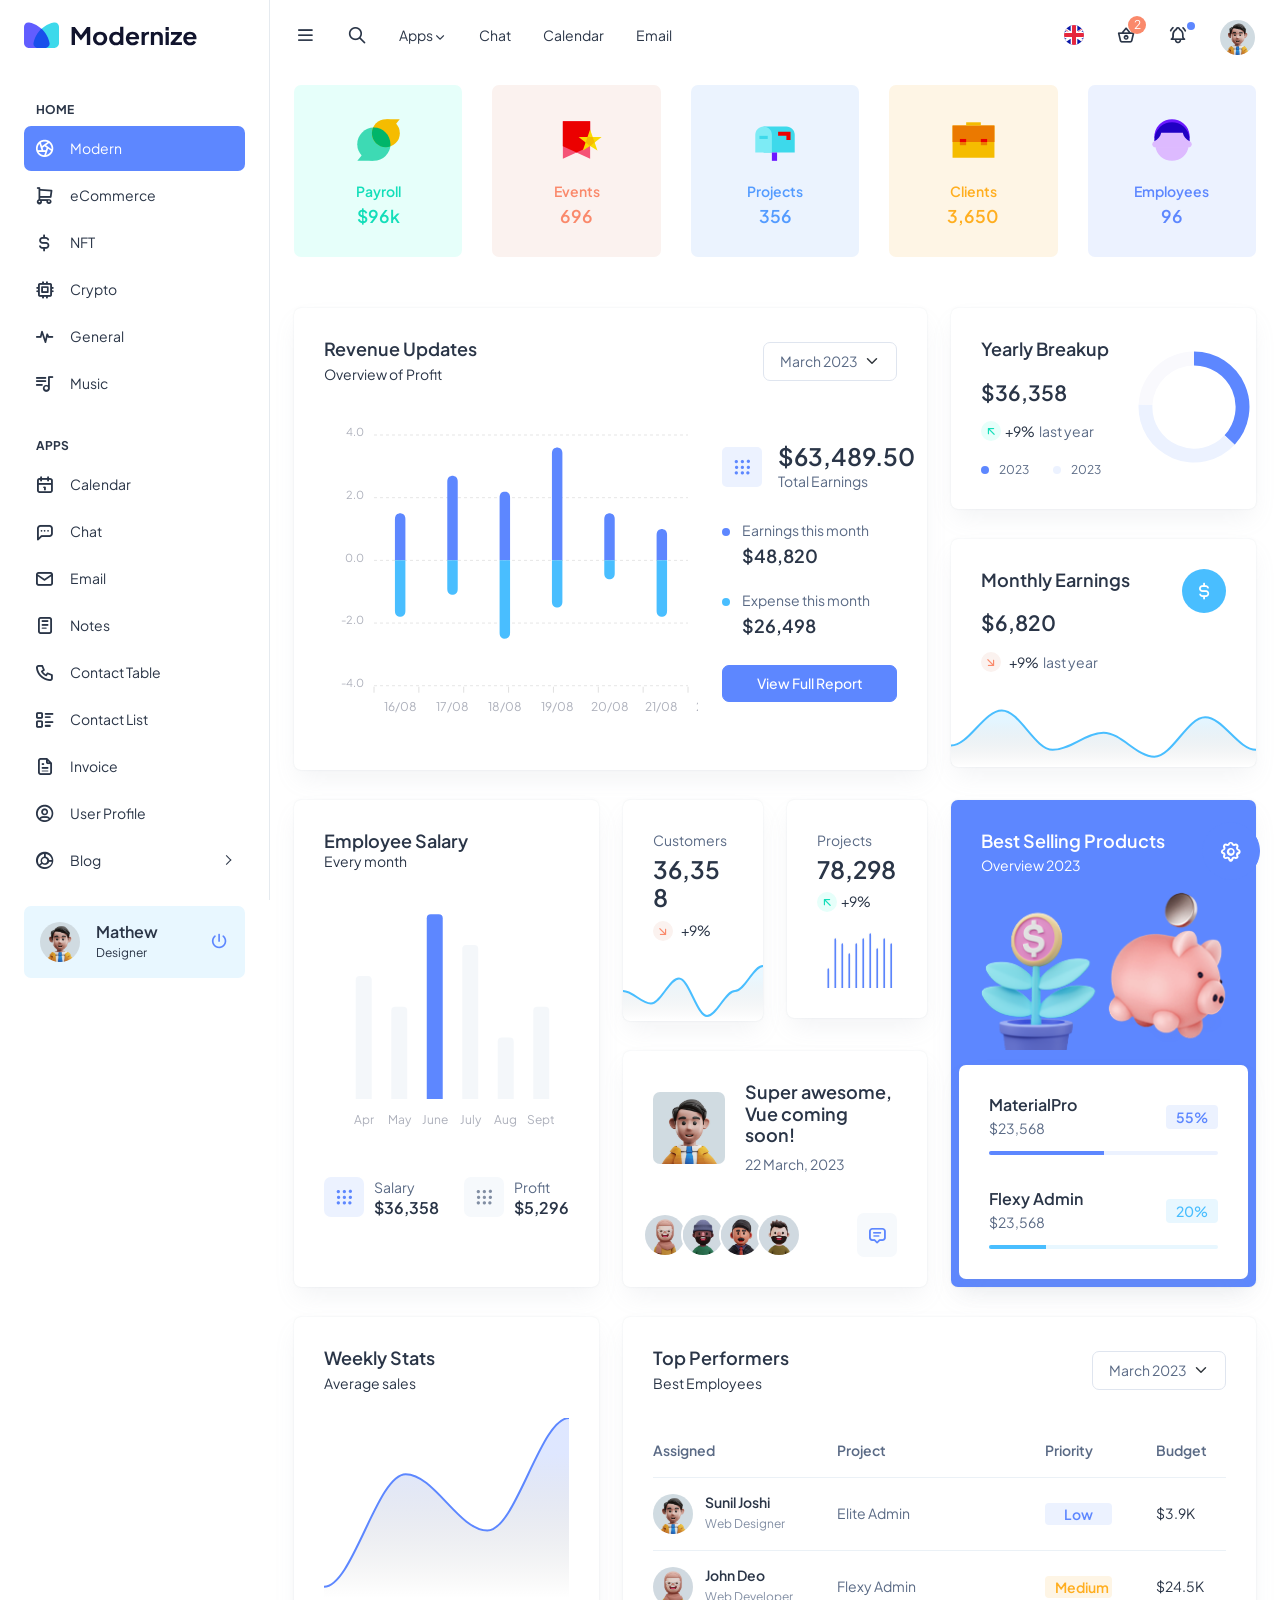
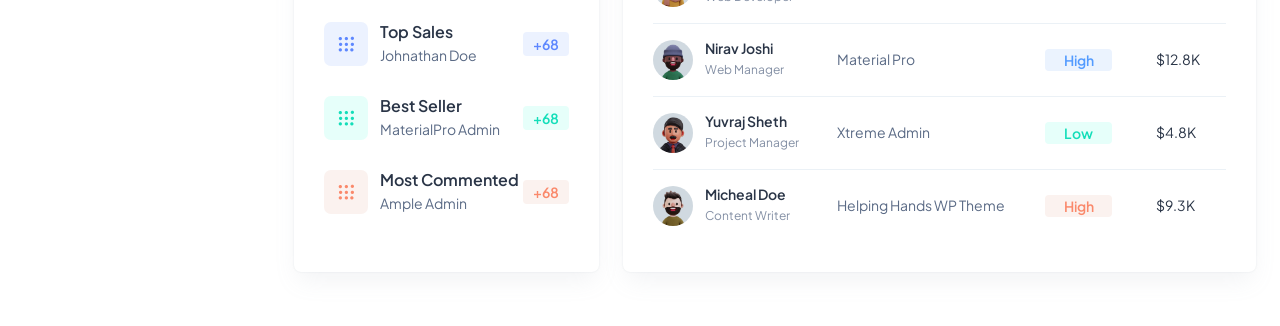
<file: public/backend/html/main/index.html>
<!DOCTYPE html>
<html lang="en">
  <head>
    <!--  Title -->
    <title>Mordenize</title>
    <!--  Required Meta Tag -->
    <meta http-equiv="Content-Type" content="text/html; charset=UTF-8" />
    <meta name="viewport" content="width=device-width, initial-scale=1" />
    <meta name="handheldfriendly" content="true" />
    <meta name="MobileOptimized" content="width" />
    <meta name="description" content="Mordenize" />
    <meta name="author" content="" />
    <meta name="keywords" content="Mordenize" />
    <meta http-equiv="X-UA-Compatible" content="IE=edge" />
    <!--  Favicon -->
    <link rel="shortcut icon" type="image/png" href="../../dist/images/logos/favicon.ico" />
    <!-- Owl Carousel  -->
    <link rel="stylesheet" href="../../dist/libs/owl.carousel/dist/assets/owl.carousel.min.css">
    
    <!-- Core Css -->
    <link  id="themeColors"  rel="stylesheet" href="../../dist/css/style.min.css" />
  </head>
  <body>
    <!-- Preloader -->
    <div class="preloader">
      <img src="../../dist/images/logos/favicon.ico" alt="loader" class="lds-ripple img-fluid" />
    </div>
    <!-- Preloader -->
    <div class="preloader">
      <img src="../../dist/images/logos/favicon.ico" alt="loader" class="lds-ripple img-fluid" />
    </div>
    <!--  Body Wrapper -->
    <div class="page-wrapper" id="main-wrapper" data-theme="blue_theme"  data-layout="vertical" data-sidebartype="full" data-sidebar-position="fixed" data-header-position="fixed">
      <!-- Sidebar Start -->
      <aside class="left-sidebar">
        <!-- Sidebar scroll-->
        <div>
          <div class="brand-logo d-flex align-items-center justify-content-between">
            <a href="./index.html" class="text-nowrap logo-img">
              <img src="../../dist/images/logos/dark-logo.svg" class="dark-logo" width="180" alt="" />
              <img src="../../dist/images/logos/light-logo.svg" class="light-logo"  width="180" alt="" />
            </a>
            <div class="close-btn d-lg-none d-block sidebartoggler cursor-pointer" id="sidebarCollapse">
              <i class="ti ti-x fs-8 text-muted"></i>
            </div>
          </div>
          <!-- Sidebar navigation-->
          <nav class="sidebar-nav scroll-sidebar" data-simplebar>
            <ul id="sidebarnav">
              <!-- ============================= -->
              <!-- Home -->
              <!-- ============================= -->
              <li class="nav-small-cap">
                <i class="ti ti-dots nav-small-cap-icon fs-4"></i>
                <span class="hide-menu">Home</span>
              </li>
              <!-- =================== -->
              <!-- Dashboard -->
              <!-- =================== -->
              <li class="sidebar-item">
                <a class="sidebar-link" href="./index.html" aria-expanded="false">
                  <span>
                    <i class="ti ti-aperture"></i>
                  </span>
                  <span class="hide-menu">Modern</span>
                </a>
              </li>
              <li class="sidebar-item">
                <a class="sidebar-link" href="./index2.html" aria-expanded="false">
                  <span>
                    <i class="ti ti-shopping-cart"></i>
                  </span>
                  <span class="hide-menu">eCommerce</span>
                </a>
              </li>
              <li class="sidebar-item">
                <a class="sidebar-link" href="./index3.html" aria-expanded="false">
                  <span>
                    <i class="ti ti-currency-dollar"></i>
                  </span>
                  <span class="hide-menu">NFT</span>
                </a>
              </li>
              <li class="sidebar-item">
                <a class="sidebar-link" href="./index4.html" aria-expanded="false">
                  <span>
                    <i class="ti ti-cpu"></i>
                  </span>
                  <span class="hide-menu">Crypto</span>
                </a>
              </li>
              <li class="sidebar-item">
                <a class="sidebar-link" href="./index5.html" aria-expanded="false">
                  <span>
                    <i class="ti ti-activity-heartbeat"></i>
                  </span>
                  <span class="hide-menu">General</span>
                </a>
              </li>
              <li class="sidebar-item">
                <a class="sidebar-link" href="./index6.html" aria-expanded="false">
                  <span>
                    <i class="ti ti-playlist"></i>
                  </span>
                  <span class="hide-menu">Music</span>
                </a>
              </li>
              <!-- ============================= -->
              <!-- Apps -->
              <!-- ============================= -->
              <li class="nav-small-cap">
                <i class="ti ti-dots nav-small-cap-icon fs-4"></i>
                <span class="hide-menu">Apps</span>
              </li>
              <li class="sidebar-item">
                <a class="sidebar-link" href="./app-calendar.html" aria-expanded="false">
                  <span>
                    <i class="ti ti-calendar"></i>
                  </span>
                  <span class="hide-menu">Calendar</span>
                </a>
              </li>
              <li class="sidebar-item">
                <a class="sidebar-link" href="./app-chat.html" aria-expanded="false">
                  <span>
                    <i class="ti ti-message-dots"></i>
                  </span>
                  <span class="hide-menu">Chat</span>
                </a>
              </li>
              <li class="sidebar-item">
                <a class="sidebar-link" href="./app-email.html" aria-expanded="false">
                  <span>
                    <i class="ti ti-mail"></i>
                  </span>
                  <span class="hide-menu">Email</span>
                </a>
              </li>
              <li class="sidebar-item">
                <a class="sidebar-link" href="./app-notes.html" aria-expanded="false">
                  <span>
                    <i class="ti ti-notes"></i>
                  </span>
                  <span class="hide-menu">Notes</span>
                </a>
              </li>
              <li class="sidebar-item">
                <a class="sidebar-link" href="./app-contact.html" aria-expanded="false">
                  <span>
                    <i class="ti ti-phone"></i>
                  </span>
                  <span class="hide-menu">Contact Table</span>
                </a>
              </li>
              <li class="sidebar-item">
                <a class="sidebar-link" href="./app-contact2.html" aria-expanded="false">
                  <span>
                    <i class="ti ti-list-details"></i>
                  </span>
                  <span class="hide-menu">Contact List</span>
                </a>
              </li>
              <li class="sidebar-item">
                <a class="sidebar-link" href="./app-invoice.html" aria-expanded="false">
                  <span>
                    <i class="ti ti-file-text"></i>
                  </span>
                  <span class="hide-menu">Invoice</span>
                </a>
              </li>
              <li class="sidebar-item">
                <a class="sidebar-link" href="./page-user-profile.html" aria-expanded="false">
                  <span>
                    <i class="ti ti-user-circle"></i>
                  </span>
                  <span class="hide-menu">User Profile</span>
                </a>
              </li>
              <li class="sidebar-item">
                <a class="sidebar-link has-arrow" href="#" aria-expanded="false">
                  <span class="d-flex">
                    <i class="ti ti-chart-donut-3"></i>
                  </span>
                  <span class="hide-menu">Blog</span>
                </a>
                <ul aria-expanded="false" class="collapse first-level">
                  <li class="sidebar-item">
                    <a href="./blog-posts.html" class="sidebar-link">
                      <div class="round-16 d-flex align-items-center justify-content-center">
                        <i class="ti ti-circle"></i>
                      </div>
                      <span class="hide-menu">Posts</span>
                    </a>
                  </li>
                  <li class="sidebar-item">
                    <a href="./blog-detail.html" class="sidebar-link">
                      <div class="round-16 d-flex align-items-center justify-content-center">
                        <i class="ti ti-circle"></i>
                      </div>
                      <span class="hide-menu">Details</span>
                    </a>
                  </li>
                </ul>
              </li>
              <li class="sidebar-item">
                <a class="sidebar-link has-arrow" href="#" aria-expanded="false">
                  <span class="d-flex">
                    <i class="ti ti-basket"></i>
                  </span>
                  <span class="hide-menu">Ecommerce</span>
                </a>
                <ul aria-expanded="false" class="collapse first-level">
                  <li class="sidebar-item">
                    <a href="./eco-shop.html" class="sidebar-link">
                      <div class="round-16 d-flex align-items-center justify-content-center">
                        <i class="ti ti-circle"></i>
                      </div>
                      <span class="hide-menu">Shop</span>
                    </a>
                  </li>
                  <li class="sidebar-item">
                    <a href="./eco-shop-detail.html" class="sidebar-link">
                      <div class="round-16 d-flex align-items-center justify-content-center">
                        <i class="ti ti-circle"></i>
                      </div>
                      <span class="hide-menu">Details</span>
                    </a>
                  </li>
                  <li class="sidebar-item">
                    <a href="./eco-product-list.html" class="sidebar-link">
                      <div class="round-16 d-flex align-items-center justify-content-center">
                        <i class="ti ti-circle"></i>
                      </div>
                      <span class="hide-menu">List</span>
                    </a>
                  </li>
                  <li class="sidebar-item">
                    <a href="./eco-checkout.html" class="sidebar-link">
                      <div class="round-16 d-flex align-items-center justify-content-center">
                        <i class="ti ti-circle"></i>
                      </div>
                      <span class="hide-menu">Checkout</span>
                    </a>
                  </li>
                </ul>
              </li>
              <!-- ============================= -->
              <!-- PAGES -->
              <!-- ============================= -->
              <li class="nav-small-cap">
                <i class="ti ti-dots nav-small-cap-icon fs-4"></i>
                <span class="hide-menu">PAGES</span>
              </li>
              <li class="sidebar-item">
                <a class="sidebar-link" href="./page-pricing.html" aria-expanded="false">
                  <span>
                    <i class="ti ti-currency-dollar"></i>
                  </span>
                  <span class="hide-menu">Pricing</span>
                </a>
              </li>
              <li class="sidebar-item">
                <a class="sidebar-link" href="./page-faq.html" aria-expanded="false">
                  <span>
                    <i class="ti ti-help"></i>
                  </span>
                  <span class="hide-menu">FAQ</span>
                </a>
              </li>
              <li class="sidebar-item">
                <a class="sidebar-link" href="./page-account-settings.html" aria-expanded="false">
                  <span>
                    <i class="ti ti-user-circle"></i>
                  </span>
                  <span class="hide-menu">Account Setting</span>
                </a>
              </li>
              <li class="sidebar-item">
                <a class="sidebar-link" href="../../../landingpage/index.html" aria-expanded="false">
                  <span>
                    <i class="ti ti-app-window"></i>
                  </span>
                  <span class="hide-menu">Landing Page</span>
                </a>
              </li>
              <li class="sidebar-item">
                <a class="sidebar-link has-arrow" href="#" aria-expanded="false">
                  <span class="d-flex">
                    <i class="ti ti-layout"></i>
                  </span>
                  <span class="hide-menu">Widgets</span>
                </a>
                <ul aria-expanded="false" class="collapse first-level">
                  <li class="sidebar-item">
                    <a href="./widgets-cards.html" class="sidebar-link">
                      <div class="round-16 d-flex align-items-center justify-content-center">
                        <i class="ti ti-circle"></i>
                      </div>
                      <span class="hide-menu">Cards</span>
                    </a>
                  </li>
                  <li class="sidebar-item">
                    <a href="./widgets-banners.html" class="sidebar-link">
                      <div class="round-16 d-flex align-items-center justify-content-center">
                        <i class="ti ti-circle"></i>
                      </div>
                      <span class="hide-menu">Banner</span>
                    </a>
                  </li>
                  <li class="sidebar-item">
                    <a href="./widgets-charts.html" class="sidebar-link">
                      <div class="round-16 d-flex align-items-center justify-content-center">
                        <i class="ti ti-circle"></i>
                      </div>
                      <span class="hide-menu">Charts</span>
                    </a>
                  </li>
                  <li class="sidebar-item">
                    <a href="./widgets-feeds.html" class="sidebar-link">
                      <div class="round-16 d-flex align-items-center justify-content-center">
                        <i class="ti ti-circle"></i>
                      </div>
                      <span class="hide-menu">Feed Widgets</span>
                    </a>
                  </li>
                  <li class="sidebar-item">
                    <a href="./widgets-apps.html" class="sidebar-link">
                      <div class="round-16 d-flex align-items-center justify-content-center">
                        <i class="ti ti-circle"></i>
                      </div>
                      <span class="hide-menu">Apps Widgets</span>
                    </a>
                  </li>
                  <li class="sidebar-item">
                    <a href="./widgets-data.html" class="sidebar-link">
                      <div class="round-16 d-flex align-items-center justify-content-center">
                        <i class="ti ti-circle"></i>
                      </div>
                      <span class="hide-menu">Data Widgets</span>
                    </a>
                  </li>
                </ul>
              </li>
              <!-- ============================= -->
              <!-- UI -->
              <!-- ============================= -->
              <li class="nav-small-cap">
                <i class="ti ti-dots nav-small-cap-icon fs-4"></i>
                <span class="hide-menu">UI</span>
              </li>
              <!-- =================== -->
              <!-- UI Elements -->
              <!-- =================== -->
              <li class="sidebar-item">
                <a class="sidebar-link has-arrow" href="#" aria-expanded="false">
                  <span class="d-flex">
                    <i class="ti ti-layout-grid"></i>
                  </span>
                  <span class="hide-menu">UI Elements</span>
                </a>
                <ul aria-expanded="false" class="collapse first-level">
                  <li class="sidebar-item">
                    <a href="./ui-accordian.html" class="sidebar-link">
                      <div class="round-16 d-flex align-items-center justify-content-center">
                        <i class="ti ti-circle"></i>
                      </div>
                      <span class="hide-menu">Accordian</span>
                    </a>
                  </li>
                  <li class="sidebar-item">
                    <a href="./ui-badge.html" class="sidebar-link">
                      <div class="round-16 d-flex align-items-center justify-content-center">
                        <i class="ti ti-circle"></i>
                      </div>
                      <span class="hide-menu">Badge</span>
                    </a>
                  </li>
                  <li class="sidebar-item">
                    <a href="./ui-buttons.html" class="sidebar-link">
                      <div class="round-16 d-flex align-items-center justify-content-center">
                        <i class="ti ti-circle"></i>
                      </div>
                      <span class="hide-menu">Buttons</span>
                    </a>
                  </li>
                  <li class="sidebar-item">
                    <a href="./ui-dropdowns.html" class="sidebar-link">
                      <div class="round-16 d-flex align-items-center justify-content-center">
                        <i class="ti ti-circle"></i>
                      </div>
                      <span class="hide-menu">Dropdowns</span>
                    </a>
                  </li>
                  <li class="sidebar-item">
                    <a href="./ui-modals.html" class="sidebar-link">
                      <div class="round-16 d-flex align-items-center justify-content-center">
                        <i class="ti ti-circle"></i>
                      </div>
                      <span class="hide-menu">Modals</span>
                    </a>
                  </li>
                  <li class="sidebar-item">
                    <a href="./ui-tab.html" class="sidebar-link">
                      <div class="round-16 d-flex align-items-center justify-content-center">
                        <i class="ti ti-circle"></i>
                      </div>
                      <span class="hide-menu">Tab</span>
                    </a>
                  </li>
                  <li class="sidebar-item">
                    <a href="./ui-tooltip-popover.html" class="sidebar-link">
                      <div class="round-16 d-flex align-items-center justify-content-center">
                        <i class="ti ti-circle"></i>
                      </div>
                      <span class="hide-menu">Tooltip & Popover</span>
                    </a>
                  </li>
                  <li class="sidebar-item">
                    <a href="./ui-notification.html" class="sidebar-link">
                      <div class="round-16 d-flex align-items-center justify-content-center">
                        <i class="ti ti-circle"></i>
                      </div>
                      <span class="hide-menu">Notification</span>
                    </a>
                  </li>
                  <li class="sidebar-item">
                    <a href="./ui-progressbar.html" class="sidebar-link">
                      <div class="round-16 d-flex align-items-center justify-content-center">
                        <i class="ti ti-circle"></i>
                      </div>
                      <span class="hide-menu">Progressbar</span>
                    </a>
                  </li>
                  <li class="sidebar-item">
                    <a href="./ui-pagination.html" class="sidebar-link">
                      <div class="round-16 d-flex align-items-center justify-content-center">
                        <i class="ti ti-circle"></i>
                      </div>
                      <span class="hide-menu">Pagination</span>
                    </a>
                  </li>
                  <li class="sidebar-item">
                    <a href="./ui-typography.html" class="sidebar-link">
                      <div class="round-16 d-flex align-items-center justify-content-center">
                        <i class="ti ti-circle"></i>
                      </div>
                      <span class="hide-menu">Typography</span>
                    </a>
                  </li>
                  <li class="sidebar-item">
                    <a href="./ui-bootstrap-ui.html" class="sidebar-link">
                      <div class="round-16 d-flex align-items-center justify-content-center">
                        <i class="ti ti-circle"></i>
                      </div>
                      <span class="hide-menu">Bootstrap UI</span>
                    </a>
                  </li>
                  <li class="sidebar-item">
                    <a href="./ui-breadcrumb.html" class="sidebar-link">
                      <div class="round-16 d-flex align-items-center justify-content-center">
                        <i class="ti ti-circle"></i>
                      </div>
                      <span class="hide-menu">Breadcrumb</span>
                    </a>
                  </li>
                  <li class="sidebar-item">
                    <a href="./ui-offcanvas.html" class="sidebar-link">
                      <div class="round-16 d-flex align-items-center justify-content-center">
                        <i class="ti ti-circle"></i>
                      </div>
                      <span class="hide-menu">Offcanvas</span>
                    </a>
                  </li>
                  <li class="sidebar-item">
                    <a href="./ui-lists.html" class="sidebar-link">
                      <div class="round-16 d-flex align-items-center justify-content-center">
                        <i class="ti ti-circle"></i>
                      </div>
                      <span class="hide-menu">Lists</span>
                    </a>
                  </li>
                  <li class="sidebar-item">
                    <a href="./ui-grid.html" class="sidebar-link">
                      <div class="round-16 d-flex align-items-center justify-content-center">
                        <i class="ti ti-circle"></i>
                      </div>
                      <span class="hide-menu">Grid</span>
                    </a>
                  </li>
                  <li class="sidebar-item">
                    <a href="./ui-carousel.html" class="sidebar-link">
                      <div class="round-16 d-flex align-items-center justify-content-center">
                        <i class="ti ti-circle"></i>
                      </div>
                      <span class="hide-menu">Carousel</span>
                    </a>
                  </li>
                  <li class="sidebar-item">
                    <a href="./ui-scrollspy.html" class="sidebar-link">
                      <div class="round-16 d-flex align-items-center justify-content-center">
                        <i class="ti ti-circle"></i>
                      </div>
                      <span class="hide-menu">Scrollspy</span>
                    </a>
                  </li>
                  <li class="sidebar-item">
                    <a href="./ui-spinner.html" class="sidebar-link">
                      <div class="round-16 d-flex align-items-center justify-content-center">
                        <i class="ti ti-circle"></i>
                      </div>
                      <span class="hide-menu">Spinner</span>
                    </a>
                  </li>
                  <li class="sidebar-item mb-3">
                    <a href="./ui-link.html" class="sidebar-link">
                      <div class="round-16 d-flex align-items-center justify-content-center">
                        <i class="ti ti-circle"></i>
                      </div>
                      <span class="hide-menu">Link</span>
                    </a>
                  </li>
                </ul>
              </li>

              <!-- ============================= -->
              <!-- Cards -->
              <!-- ============================= -->
              <li class="sidebar-item">
                <a class="sidebar-link has-arrow" href="#" aria-expanded="false">
                  <span class="d-flex">
                    <i class="ti ti-cards"></i>
                  </span>
                  <span class="hide-menu">Cards</span>
                </a>
                <ul aria-expanded="false" class="collapse first-level">
                  <li class="sidebar-item">
                    <a href="./ui-cards.html" class="sidebar-link">
                      <div class="round-16 d-flex align-items-center justify-content-center">
                        <i class="ti ti-circle"></i>
                      </div>
                      <span class="hide-menu">Basic Cards</span>
                    </a>
                  </li>
                  <li class="sidebar-item">
                    <a href="./ui-card-customs.html" class="sidebar-link">
                      <div class="round-16 d-flex align-items-center justify-content-center">
                        <i class="ti ti-circle"></i>
                      </div>
                      <span class="hide-menu">Custom Cards</span>
                    </a>
                  </li>
                  <li class="sidebar-item">
                    <a href="./ui-card-weather.html" class="sidebar-link">
                      <div class="round-16 d-flex align-items-center justify-content-center">
                        <i class="ti ti-circle"></i>
                      </div>
                      <span class="hide-menu">Weather Cards</span>
                    </a>
                  </li>
                  <li class="sidebar-item">
                    <a href="./ui-card-draggable.html" class="sidebar-link">
                      <div class="round-16 d-flex align-items-center justify-content-center">
                        <i class="ti ti-circle"></i>
                      </div>
                      <span class="hide-menu">Draggable Cards</span>
                    </a>
                  </li>
                </ul>
              </li>

              <!-- ============================= -->
              <!-- Component -->
              <!-- ============================= -->
              <li class="sidebar-item">
                <a class="sidebar-link has-arrow" href="#" aria-expanded="false">
                  <span class="d-flex">
                    <i class="ti ti-components"></i>
                  </span>
                  <span class="hide-menu">Component</span>
                </a>
                <ul aria-expanded="false" class="collapse first-level">
                  <li class="sidebar-item">
                    <a href="./component-sweetalert.html" class="sidebar-link">
                      <div class="round-16 d-flex align-items-center justify-content-center">
                        <i class="ti ti-circle"></i>
                      </div>
                      <span class="hide-menu">Sweet Alert</span>
                    </a>
                  </li>
                  <li class="sidebar-item">
                    <a href="./component-nestable.html" class="sidebar-link">
                      <div class="round-16 d-flex align-items-center justify-content-center">
                        <i class="ti ti-circle"></i>
                      </div>
                      <span class="hide-menu">Nestable</span>
                    </a>
                  </li>
                  <li class="sidebar-item">
                    <a href="./component-noui-slider.html" class="sidebar-link">
                      <div class="round-16 d-flex align-items-center justify-content-center">
                        <i class="ti ti-circle"></i>
                      </div>
                      <span class="hide-menu">Noui slider</span>
                    </a>
                  </li>
                  <li class="sidebar-item">
                    <a href="./component-rating.html" class="sidebar-link">
                      <div class="round-16 d-flex align-items-center justify-content-center">
                        <i class="ti ti-circle"></i>
                      </div>
                      <span class="hide-menu">Rating</span>
                    </a>
                  </li>
                  <li class="sidebar-item">
                    <a href="./component-toastr.html" class="sidebar-link">
                      <div class="round-16 d-flex align-items-center justify-content-center">
                        <i class="ti ti-circle"></i>
                      </div>
                      <span class="hide-menu">Toastr</span>
                    </a>
                  </li>
                </ul>
              </li>

              <!-- ============================= -->
              <!-- Forms -->
              <!-- ============================= -->
              <li class="nav-small-cap">
                <i class="ti ti-dots nav-small-cap-icon fs-4"></i>
                <span class="hide-menu">Forms</span>
              </li>
              <!-- =================== -->
              <!-- Form Elements -->
              <!-- =================== -->
              <li class="sidebar-item">
                <a class="sidebar-link has-arrow" href="#" aria-expanded="false">
                  <span class="d-flex">
                    <i class="ti ti-file-text"></i>
                  </span>
                  <span class="hide-menu">Form Elements</span>
                </a>
                <ul aria-expanded="false" class="collapse first-level">
                  <li class="sidebar-item">
                    <a href="./form-inputs.html" class="sidebar-link">
                      <div class="round-16 d-flex align-items-center justify-content-center">
                        <i class="ti ti-circle"></i>
                      </div>
                      <span class="hide-menu">Forms Input</span>
                    </a>
                  </li>
                  <li class="sidebar-item">
                    <a href="./form-input-groups.html" class="sidebar-link">
                      <div class="round-16 d-flex align-items-center justify-content-center">
                        <i class="ti ti-circle"></i>
                      </div>
                      <span class="hide-menu">Input Groups</span>
                    </a>
                  </li>
                  <li class="sidebar-item">
                    <a href="./form-input-grid.html" class="sidebar-link">
                      <div class="round-16 d-flex align-items-center justify-content-center">
                        <i class="ti ti-circle"></i>
                      </div>
                      <span class="hide-menu">Input Grid</span>
                    </a>
                  </li>
                  <li class="sidebar-item">
                    <a href="./form-checkbox-radio.html" class="sidebar-link">
                      <div class="round-16 d-flex align-items-center justify-content-center">
                        <i class="ti ti-circle"></i>
                      </div>
                      <span class="hide-menu">Checkbox & Radios</span>
                    </a>
                  </li>
                  <li class="sidebar-item">
                    <a href="./form-bootstrap-touchspin.html" class="sidebar-link">
                      <div class="round-16 d-flex align-items-center justify-content-center">
                        <i class="ti ti-circle"></i>
                      </div>
                      <span class="hide-menu">Bootstrap Touchspin</span>
                    </a>
                  </li>
                  <li class="sidebar-item">
                    <a href="./form-bootstrap-switch.html" class="sidebar-link">
                      <div class="round-16 d-flex align-items-center justify-content-center">
                        <i class="ti ti-circle"></i>
                      </div>
                      <span class="hide-menu">Bootstrap Switch</span>
                    </a>
                  </li>
                  <li class="sidebar-item">
                    <a href="./form-select2.html" class="sidebar-link">
                      <div class="round-16 d-flex align-items-center justify-content-center">
                        <i class="ti ti-circle"></i>
                      </div>
                      <span class="hide-menu">Select2</span>
                    </a>
                  </li>
                  <li class="sidebar-item mb-3">
                    <a href="./form-dual-listbox.html" class="sidebar-link">
                      <div class="round-16 d-flex align-items-center justify-content-center">
                        <i class="ti ti-circle"></i>
                      </div>
                      <span class="hide-menu">Dual Listbox</span>
                    </a>
                  </li>
                </ul>
              </li>

              <!-- =================== -->
              <!-- Form Addons -->
              <!-- =================== -->
              <li class="sidebar-item">
                <a class="sidebar-link has-arrow" href="#" aria-expanded="false">
                  <span class="d-flex">
                    <i class="ti ti-qrcode"></i>
                  </span>
                  <span class="hide-menu">Form Addons</span>
                </a>
                <ul aria-expanded="false" class="collapse first-level">
                  <li class="sidebar-item">
                    <a href="./form-paginator.html" class="sidebar-link">
                      <div class="round-16 d-flex align-items-center justify-content-center">
                        <i class="ti ti-circle"></i>
                      </div>
                      <span class="hide-menu">Paginator</span>
                    </a>
                  </li>
                  <li class="sidebar-item">
                    <a href="./form-img-cropper.html" class="sidebar-link">
                      <div class="round-16 d-flex align-items-center justify-content-center">
                        <i class="ti ti-circle"></i>
                      </div>
                      <span class="hide-menu">Image Cropper</span>
                    </a>
                  </li>
                  <li class="sidebar-item">
                    <a href="./form-dropzone.html" class="sidebar-link">
                      <div class="round-16 d-flex align-items-center justify-content-center">
                        <i class="ti ti-circle"></i>
                      </div>
                      <span class="hide-menu">Dropzone</span>
                    </a>
                  </li>
                  <li class="sidebar-item">
                    <a href="./form-mask.html" class="sidebar-link">
                      <div class="round-16 d-flex align-items-center justify-content-center">
                        <i class="ti ti-circle"></i>
                      </div>
                      <span class="hide-menu">Form Mask</span>
                    </a>
                  </li>
                  <li class="sidebar-item">
                    <a href="./form-typeahead.html" class="sidebar-link">
                      <div class="round-16 d-flex align-items-center justify-content-center">
                        <i class="ti ti-circle"></i>
                      </div>
                      <span class="hide-menu">Form Typehead</span>
                    </a>
                  </li>
                </ul>
              </li>

              <!-- =================== -->
              <!-- Form Validation -->
              <!-- =================== -->
              <li class="sidebar-item">
                <a class="sidebar-link has-arrow" href="#" aria-expanded="false">
                  <span class="d-flex">
                    <i class="ti ti-alert-circle"></i>
                  </span>
                  <span class="hide-menu">Form Validation</span>
                </a>
                <ul aria-expanded="false" class="collapse first-level">
                  <li class="sidebar-item">
                    <a href="./form-bootstrap-validation.html" class="sidebar-link">
                      <div class="round-16 d-flex align-items-center justify-content-center">
                        <i class="ti ti-circle"></i>
                      </div>
                      <span class="hide-menu">Bootstrap Validation</span>
                    </a>
                  </li>
                  <li class="sidebar-item">
                    <a href="./form-custom-validation.html" class="sidebar-link">
                      <div class="round-16 d-flex align-items-center justify-content-center">
                        <i class="ti ti-circle"></i>
                      </div>
                      <span class="hide-menu">Custom Validation</span>
                    </a>
                  </li>
                </ul>
              </li>

              <!-- =================== -->
              <!-- Form Pickers -->
              <!-- =================== -->
              <li class="sidebar-item">
                <a class="sidebar-link has-arrow" href="#" aria-expanded="false">
                  <span class="d-flex">
                    <i class="ti ti-file-pencil"></i>
                  </span>
                  <span class="hide-menu">Form Pickers</span>
                </a>
                <ul aria-expanded="false" class="collapse first-level">
                  <li class="sidebar-item">
                    <a href="./form-picker-colorpicker.html" class="sidebar-link">
                      <div class="round-16 d-flex align-items-center justify-content-center">
                        <i class="ti ti-circle"></i>
                      </div>
                      <span class="hide-menu">Colorpicker</span>
                    </a>
                  </li>
                  <li class="sidebar-item">
                    <a href="./form-picker-datetimepicker.html" class="sidebar-link">
                      <div class="round-16 d-flex align-items-center justify-content-center">
                        <i class="ti ti-circle"></i>
                      </div>
                      <span class="hide-menu">Datetimepicker</span>
                    </a>
                  </li>
                  <li class="sidebar-item">
                    <a href="./form-picker-bootstrap-rangepicker.html" class="sidebar-link">
                      <div class="round-16 d-flex align-items-center justify-content-center">
                        <i class="ti ti-circle"></i>
                      </div>
                      <span class="hide-menu">Bootstrap Rangepicker</span>
                    </a>
                  </li>
                  <li class="sidebar-item">
                    <a href="./form-picker-bootstrap-datepicker.html" class="sidebar-link">
                      <div class="round-16 d-flex align-items-center justify-content-center">
                        <i class="ti ti-circle"></i>
                      </div>
                      <span class="hide-menu">Bootstrap Datepicker</span>
                    </a>
                  </li>
                  <li class="sidebar-item">
                    <a href="./form-picker-material-datepicker.html" class="sidebar-link">
                      <div class="round-16 d-flex align-items-center justify-content-center">
                        <i class="ti ti-circle"></i>
                      </div>
                      <span class="hide-menu">Material Datepicker</span>
                    </a>
                  </li>
                </ul>
              </li>

              <!-- =================== -->
              <!-- Form Editor -->
              <!-- =================== -->
              <li class="sidebar-item">
                <a class="sidebar-link has-arrow" href="#" aria-expanded="false">
                  <span class="d-flex">
                    <i class="ti ti-dna"></i>
                  </span>
                  <span class="hide-menu">Form Editor</span>
                </a>
                <ul aria-expanded="false" class="collapse first-level">
                  <li class="sidebar-item">
                    <a href="./form-editor-ckeditor.html" class="sidebar-link">
                      <div class="round-16 d-flex align-items-center justify-content-center">
                        <i class="ti ti-circle"></i>
                      </div>
                      <span class="hide-menu">Ck Editor</span>
                    </a>
                  </li>
                  <li class="sidebar-item">
                    <a href="./form-editor-quill.html" class="sidebar-link">
                      <div class="round-16 d-flex align-items-center justify-content-center">
                        <i class="ti ti-circle"></i>
                      </div>
                      <span class="hide-menu">Quill Editor</span>
                    </a>
                  </li>
                  <li class="sidebar-item">
                    <a href="./form-editor-summernote.html" class="sidebar-link">
                      <div class="round-16 d-flex align-items-center justify-content-center">
                        <i class="ti ti-circle"></i>
                      </div>
                      <span class="hide-menu">Summernote Editor</span>
                    </a>
                  </li>
                  <li class="sidebar-item">
                    <a href="./form-editor-tinymce.html" class="sidebar-link">
                      <div class="round-16 d-flex align-items-center justify-content-center">
                        <i class="ti ti-circle"></i>
                      </div>
                      <span class="hide-menu">Tinymce Edtor</span>
                    </a>
                  </li>
                </ul>
              </li>

              <!-- =================== -->
              <!-- Form Input -->
              <!-- =================== -->
              <li class="sidebar-item">
                <a class="sidebar-link" href="./form-basic.html" aria-expanded="false">
                  <span class="d-flex">
                    <i class="ti ti-archive"></i>
                  </span>
                  <span class="hide-menu">Basic Form</span>
                </a>
              </li>
              <li class="sidebar-item">
                <a class="sidebar-link" href="./form-vertical.html" aria-expanded="false">
                  <span class="d-flex">
                    <i class="ti ti-box-align-left"></i>
                  </span>
                  <span class="hide-menu">Form Vertical</span>
                </a>
              </li>
              <li class="sidebar-item">
                <a class="sidebar-link" href="./form-horizontal.html" aria-expanded="false">
                  <span class="d-flex">
                    <i class="ti ti-box-align-bottom"></i>
                  </span>
                  <span class="hide-menu">Form Horizontal</span>
                </a>
              </li>
              <li class="sidebar-item">
                <a class="sidebar-link" href="./form-actions.html" aria-expanded="false">
                  <span class="d-flex">
                    <i class="ti ti-file-export"></i>
                  </span>
                  <span class="hide-menu">Form Actions</span>
                </a>
              </li>
              <li class="sidebar-item">
                <a class="sidebar-link" href="./form-row-separator.html" aria-expanded="false">
                  <span class="d-flex">
                    <i class="ti ti-separator-horizontal"></i>
                  </span>
                  <span class="hide-menu">Row Separator</span>
                </a>
              </li>
              <li class="sidebar-item">
                <a class="sidebar-link" href="./form-bordered.html" aria-expanded="false">
                  <span class="d-flex">
                    <i class="ti ti-border-outer"></i>
                  </span>
                  <span class="hide-menu">Form Bordered</span>
                </a>
              </li>
              <li class="sidebar-item">
                <a class="sidebar-link" href="./form-detail.html" aria-expanded="false">
                  <span class="d-flex">
                    <i class="ti ti-file-description"></i>
                  </span>
                  <span class="hide-menu">Form Detail</span>
                </a>
              </li>
              <li class="sidebar-item">
                <a class="sidebar-link" href="./form-striped-row.html" aria-expanded="false">
                  <span class="d-flex">
                    <i class="ti ti-file-analytics"></i>
                  </span>
                  <span class="hide-menu">Striped Rows</span>
                </a>
              </li>
              <li class="sidebar-item">
                <a class="sidebar-link" href="./form-floating-input.html" aria-expanded="false">
                  <span class="d-flex">
                    <i class="ti ti-file-dots"></i>
                  </span>
                  <span class="hide-menu">Form Floating Input</span>
                </a>
              </li>
              <!-- =================== -->
              <!-- Form Wizard -->
              <!-- =================== -->
              <li class="sidebar-item">
                <a class="sidebar-link" href="./form-wizard.html" aria-expanded="false">
                  <span class="d-flex">
                    <i class="ti ti-files"></i>
                  </span>
                  <span class="hide-menu">Form Wizard</span>
                </a>
              </li>
              <!-- =================== -->
              <!-- Form Repeater -->
              <!-- =================== -->
              <li class="sidebar-item">
                <a class="sidebar-link" href="./form-repeater.html" aria-expanded="false">
                  <span class="d-flex">
                    <i class="ti ti-topology-star-3"></i>
                  </span>
                  <span class="hide-menu">Form Repeater</span>
                </a>
              </li>
              <!-- ============================= -->
              <!-- Tables -->
              <!-- ============================= -->
              <li class="nav-small-cap">
                <i class="ti ti-dots nav-small-cap-icon fs-4"></i>
                <span class="hide-menu">Tables</span>
              </li>
              <!-- =================== -->
              <!-- Bootstrap Table -->
              <!-- =================== -->
              <li class="sidebar-item">
                <a class="sidebar-link has-arrow" href="#" aria-expanded="false">
                  <span class="d-flex">
                    <i class="ti ti-layout-sidebar"></i>
                  </span>
                  <span class="hide-menu">Bootstrap Table</span>
                </a>
                <ul aria-expanded="false" class="collapse first-level">
                  <li class="sidebar-item">
                    <a href="./table-basic.html" class="sidebar-link">
                      <div class="round-16 d-flex align-items-center justify-content-center">
                        <i class="ti ti-circle"></i>
                      </div>
                      <span class="hide-menu">Basic Table</span>
                    </a>
                  </li>
                  <li class="sidebar-item">
                    <a href="./table-dark-basic.html" class="sidebar-link">
                      <div class="round-16 d-flex align-items-center justify-content-center">
                        <i class="ti ti-circle"></i>
                      </div>
                      <span class="hide-menu">Dark Basic Table</span>
                    </a>
                  </li>
                  <li class="sidebar-item">
                    <a href="./table-sizing.html" class="sidebar-link">
                      <div class="round-16 d-flex align-items-center justify-content-center">
                        <i class="ti ti-circle"></i>
                      </div>
                      <span class="hide-menu">Sizing Table</span>
                    </a>
                  </li>
                  <li class="sidebar-item mb-3">
                    <a href="./table-layout-coloured.html" class="sidebar-link">
                      <div class="round-16 d-flex align-items-center justify-content-center">
                        <i class="ti ti-circle"></i>
                      </div>
                      <span class="hide-menu">Coloured Table</span>
                    </a>
                  </li>
                </ul>
              </li>
              <!-- =================== -->
              <!-- Datatable -->
              <!-- =================== -->
              <li class="sidebar-item">
                <a class="sidebar-link has-arrow" href="#" aria-expanded="false">
                  <span class="d-flex">
                    <i class="ti ti-air-conditioning-disabled"></i>
                  </span>
                  <span class="hide-menu">Datatables</span>
                </a>
                <ul aria-expanded="false" class="collapse first-level">
                  <li class="sidebar-item">
                    <a href="./table-datatable-basic.html" class="sidebar-link">
                      <div class="round-16 d-flex align-items-center justify-content-center">
                        <i class="ti ti-circle"></i>
                      </div>
                      <span class="hide-menu">Basic Initialisation</span>
                    </a>
                  </li>
                  <li class="sidebar-item">
                    <a href="./table-datatable-api.html" class="sidebar-link">
                      <div class="round-16 d-flex align-items-center justify-content-center">
                        <i class="ti ti-circle"></i>
                      </div>
                      <span class="hide-menu">API</span>
                    </a>
                  </li>
                  <li class="sidebar-item">
                    <a href="./table-datatable-advanced.html" class="sidebar-link">
                      <div class="round-16 d-flex align-items-center justify-content-center">
                        <i class="ti ti-circle"></i>
                      </div>
                      <span class="hide-menu">Advanced Initialisation</span>
                    </a>
                  </li>
                </ul>
              </li>
              <!-- =================== -->
              <!-- Table Jsgrid -->
              <!-- =================== -->
              <li class="sidebar-item">
                <a class="sidebar-link" href="./table-jsgrid.html" aria-expanded="false">
                  <span class="d-flex">
                    <i class="ti ti-border-top"></i>
                  </span>
                  <span class="hide-menu">Table Jsgrid</span>
                </a>
              </li>
              <!-- =================== -->
              <!-- Table Responsive -->
              <!-- =================== -->
              <li class="sidebar-item">
                <a class="sidebar-link" href="./table-responsive.html" aria-expanded="false">
                  <span class="d-flex">
                    <i class="ti ti-border-style"></i>
                  </span>
                  <span class="hide-menu">Table Responsive</span>
                </a>
              </li>
              <!-- =================== -->
              <!-- Table Footable -->
              <!-- =================== -->
              <li class="sidebar-item">
                <a class="sidebar-link" href="./table-footable.html" aria-expanded="false">
                  <span class="d-flex">
                    <i class="ti ti-border-none"></i>
                  </span>
                  <span class="hide-menu">Table Footable</span>
                </a>
              </li>
              <!-- =================== -->
              <!-- Table Editable -->
              <!-- =================== -->
              <li class="sidebar-item">
                <a class="sidebar-link" href="./table-editable.html" aria-expanded="false">
                  <span class="d-flex">
                    <i class="ti ti-table-filled"></i>
                  </span>
                  <span class="hide-menu">Table Editable</span>
                </a>
              </li>
              <!-- =================== -->
              <!-- Table Bootstrap -->
              <!-- =================== -->
              <li class="sidebar-item">
                <a class="sidebar-link" href="./table-bootstrap.html" aria-expanded="false">
                  <span class="d-flex">
                    <i class="ti ti-border-outer"></i>
                  </span>
                  <span class="hide-menu">Table Bootstrap</span>
                </a>
              </li>
              <!-- ============================= -->
              <!-- Charts -->
              <!-- ============================= -->
              <li class="nav-small-cap">
                <i class="ti ti-dots nav-small-cap-icon fs-4"></i>
                <span class="hide-menu">Charts</span>
              </li>
              <!-- =================== -->
              <!-- Apex Chart -->
              <!-- =================== -->
              <li class="sidebar-item">
                <a class="sidebar-link has-arrow" href="#" aria-expanded="false">
                  <span class="d-flex">
                    <i class="ti ti-chart-pie"></i>
                  </span>
                  <span class="hide-menu">Apex Charts</span>
                </a>
                <ul aria-expanded="false" class="collapse first-level">
                  <li class="sidebar-item">
                    <a href="./chart-apex-line.html" class="sidebar-link">
                      <div class="round-16 d-flex align-items-center justify-content-center">
                        <i class="ti ti-circle"></i>
                      </div>
                      <span class="hide-menu">Line Chart</span>
                    </a>
                  </li>
                  <li class="sidebar-item">
                    <a href="./chart-apex-area.html" class="sidebar-link">
                      <div class="round-16 d-flex align-items-center justify-content-center">
                        <i class="ti ti-circle"></i>
                      </div>
                      <span class="hide-menu">Area Chart</span>
                    </a>
                  </li>
                  <li class="sidebar-item">
                    <a href="./chart-apex-bar.html" class="sidebar-link">
                      <div class="round-16 d-flex align-items-center justify-content-center">
                        <i class="ti ti-circle"></i>
                      </div>
                      <span class="hide-menu">Bar Chart</span>
                    </a>
                  </li>
                  <li class="sidebar-item">
                    <a href="./chart-apex-pie.html" class="sidebar-link">
                      <div class="round-16 d-flex align-items-center justify-content-center">
                        <i class="ti ti-circle"></i>
                      </div>
                      <span class="hide-menu">Pie Chart</span>
                    </a>
                  </li>
                  <li class="sidebar-item">
                    <a href="./chart-apex-radial.html" class="sidebar-link">
                      <div class="round-16 d-flex align-items-center justify-content-center">
                        <i class="ti ti-circle"></i>
                      </div>
                      <span class="hide-menu">Radial Chart</span>
                    </a>
                  </li>
                  <li class="sidebar-item mb-3">
                    <a href="./chart-apex-radar.html" class="sidebar-link">
                      <div class="round-16 d-flex align-items-center justify-content-center">
                        <i class="ti ti-circle"></i>
                      </div>
                      <span class="hide-menu">Radar Chart</span>
                    </a>
                  </li>
                </ul>
              </li>

              <!-- ============================= -->
              <!-- Sample Pages -->
              <!-- ============================= -->
              <li class="nav-small-cap">
                <i class="ti ti-dots nav-small-cap-icon fs-4"></i>
                <span class="hide-menu">Sample Pages</span>
              </li>

              <li class="sidebar-item">
                <a class="sidebar-link has-arrow" href="#" aria-expanded="false">
                  <span class="d-flex">
                    <i class="ti ti-file"></i>
                  </span>
                  <span class="hide-menu">Sample Pages</span>
                </a>
                <ul aria-expanded="false" class="collapse first-level">
                  <li class="sidebar-item">
                    <a href="./pages-animation.html" class="sidebar-link">
                      <div class="round-16 d-flex align-items-center justify-content-center">
                        <i class="ti ti-circle"></i>
                      </div>
                      <span class="hide-menu">Animation</span>
                    </a>
                  </li>
                  <li class="sidebar-item">
                    <a href="./pages-search-result.html" class="sidebar-link">
                      <div class="round-16 d-flex align-items-center justify-content-center">
                        <i class="ti ti-circle"></i>
                      </div>
                      <span class="hide-menu">Search Result</span>
                    </a>
                  </li>
                  <li class="sidebar-item">
                    <a href="./pages-gallery.html" class="sidebar-link">
                      <div class="round-16 d-flex align-items-center justify-content-center">
                        <i class="ti ti-circle"></i>
                      </div>
                      <span class="hide-menu">Gallery</span>
                    </a>
                  </li>
                  <li class="sidebar-item">
                    <a href="./pages-treeview.html" class="sidebar-link">
                      <div class="round-16 d-flex align-items-center justify-content-center">
                        <i class="ti ti-circle"></i>
                      </div>
                      <span class="hide-menu">Treeview</span>
                    </a>
                  </li>
                  <li class="sidebar-item">
                    <a href="./pages-block-ui.html" class="sidebar-link">
                      <div class="round-16 d-flex align-items-center justify-content-center">
                        <i class="ti ti-circle"></i>
                      </div>
                      <span class="hide-menu">Block-Ui</span>
                    </a>
                  </li>
                  <li class="sidebar-item mb-3">
                    <a href="./pages-session-timeout.html" class="sidebar-link">
                      <div class="round-16 d-flex align-items-center justify-content-center">
                        <i class="ti ti-circle"></i>
                      </div>
                      <span class="hide-menu">Session Timeout</span>
                    </a>
                  </li>
                </ul>
              </li>

              <!-- ============================= -->
              <!-- Icons -->
              <!-- ============================= -->
              <li class="nav-small-cap">
                <i class="ti ti-dots nav-small-cap-icon fs-4"></i>
                <span class="hide-menu">Icons</span>
              </li>
              <!-- =================== -->
              <!-- Tabler Icon -->
              <!-- =================== -->
              <li class="sidebar-item">
                <a class="sidebar-link sidebar-link" href="./icon-tabler.html" aria-expanded="false">
                  <span class="rounded-3">
                    <i class="ti ti-archive"></i>
                  </span>
                  <span class="hide-menu">Tabler Icon</span>
                </a>
              </li>
              <!-- =================== -->
              <!-- AUTH -->
              <!-- =================== -->
              <li class="nav-small-cap">
                <i class="ti ti-dots nav-small-cap-icon fs-4"></i>
                <span class="hide-menu">AUTH</span>
              </li>
              <li class="sidebar-item">
                <a class="sidebar-link sidebar-link" href="./authentication-error.html" aria-expanded="false">
                  <span class="rounded-3">
                    <i class="ti ti-alert-circle"></i>
                  </span>
                  <span class="hide-menu">Error</span>
                </a>
              </li>
              <li class="sidebar-item">
                <a class="sidebar-link has-arrow" href="#" aria-expanded="false">
                  <span class="d-flex">
                    <i class="ti ti-login"></i>
                  </span>
                  <span class="hide-menu">Login</span>
                </a>
                <ul aria-expanded="false" class="collapse first-level">
                  <li class="sidebar-item">
                    <a href="./authentication-login.html" class="sidebar-link">
                      <div class="round-16 d-flex align-items-center justify-content-center">
                        <i class="ti ti-circle"></i>
                      </div>
                      <span class="hide-menu">Side Login</span>
                    </a>
                  </li>
                  <li class="sidebar-item">
                    <a href="./authentication-login2.html" class="sidebar-link">
                      <div class="round-16 d-flex align-items-center justify-content-center">
                        <i class="ti ti-circle"></i>
                      </div>
                      <span class="hide-menu">Boxed Login</span>
                    </a>
                  </li>
                </ul>
              </li>
              <li class="sidebar-item">
                <a class="sidebar-link has-arrow" href="#" aria-expanded="false">
                  <span class="d-flex">
                    <i class="ti ti-user-plus"></i>
                  </span>
                  <span class="hide-menu">Register</span>
                </a>
                <ul aria-expanded="false" class="collapse first-level">
                  <li class="sidebar-item">
                    <a href="./authentication-register.html" class="sidebar-link">
                      <div class="round-16 d-flex align-items-center justify-content-center">
                        <i class="ti ti-circle"></i>
                      </div>
                      <span class="hide-menu">Side Register</span>
                    </a>
                  </li>
                  <li class="sidebar-item">
                    <a href="./authentication-register2.html" class="sidebar-link">
                      <div class="round-16 d-flex align-items-center justify-content-center">
                        <i class="ti ti-circle"></i>
                      </div>
                      <span class="hide-menu">Boxed Register</span>
                    </a>
                  </li>
                </ul>
              </li>
              <li class="sidebar-item">
                <a class="sidebar-link has-arrow" href="#" aria-expanded="false">
                  <span class="d-flex">
                    <i class="ti ti-rotate"></i>
                  </span>
                  <span class="hide-menu">Forgot Password</span>
                </a>
                <ul aria-expanded="false" class="collapse first-level">
                  <li class="sidebar-item">
                    <a href="./authentication-forgot-password.html" class="sidebar-link">
                      <div class="round-16 d-flex align-items-center justify-content-center">
                        <i class="ti ti-circle"></i>
                      </div>
                      <span class="hide-menu">Side Forgot Password</span>
                    </a>
                  </li>
                  <li class="sidebar-item">
                    <a href="./authentication-forgot-password2.html" class="sidebar-link">
                      <div class="round-16 d-flex align-items-center justify-content-center">
                        <i class="ti ti-circle"></i>
                      </div>
                      <span class="hide-menu">Boxed Forgot Password</span>
                    </a>
                  </li>
                </ul>
              </li>
              <li class="sidebar-item">
                <a class="sidebar-link has-arrow" href="#" aria-expanded="false">
                  <span class="d-flex">
                    <i class="ti ti-zoom-code"></i>
                  </span>
                  <span class="hide-menu">Two Steps</span>
                </a>
                <ul aria-expanded="false" class="collapse first-level">
                  <li class="sidebar-item">
                    <a href="./authentication-two-steps.html" class="sidebar-link">
                      <div class="round-16 d-flex align-items-center justify-content-center">
                        <i class="ti ti-circle"></i>
                      </div>
                      <span class="hide-menu">Side Two Steps</span>
                    </a>
                  </li>
                  <li class="sidebar-item">
                    <a href="./authentication-two-steps2.html" class="sidebar-link">
                      <div class="round-16 d-flex align-items-center justify-content-center">
                        <i class="ti ti-circle"></i>
                      </div>
                      <span class="hide-menu">Boxed Two Steps</span>
                    </a>
                  </li>
                </ul>
              </li>
              <li class="sidebar-item">
                <a class="sidebar-link sidebar-link" href="./authentication-maintenance.html" aria-expanded="false">
                  <span class="rounded-3">
                    <i class="ti ti-settings"></i>
                  </span>
                  <span class="hide-menu">Maintenance</span>
                </a>
              </li>
              <!-- ============================= -->
              <!-- OTHER -->
              <!-- ============================= -->
              <li class="nav-small-cap">
                <i class="ti ti-dots nav-small-cap-icon fs-4"></i>
                <span class="hide-menu">OTHER</span>
              </li>
              <li class="sidebar-item">
                <a class="sidebar-link has-arrow" href="#" aria-expanded="false">
                  <span class="d-flex">
                    <i class="ti ti-box-multiple"></i>
                  </span>
                  <span class="hide-menu">Menu Level</span>
                </a>
                <ul aria-expanded="false" class="collapse first-level">
                  <li class="sidebar-item">
                    <a href="./chart-apex-line.html" class="sidebar-link">
                      <div class="round-16 d-flex align-items-center justify-content-center">
                        <i class="ti ti-circle"></i>
                      </div>
                      <span class="hide-menu">Level 1</span>
                    </a>
                  </li>
                  <li class="sidebar-item">
                    <a class="sidebar-link has-arrow" href="#" aria-expanded="false">
                      <div class="round-16 d-flex align-items-center justify-content-center">
                        <i class="ti ti-circle"></i>
                      </div>
                      <span class="hide-menu">Level 1.1</span>
                    </a>
                    <ul aria-expanded="false" class="collapse two-level">
                      <li class="sidebar-item">
                        <a href="./chart-apex-line.html" class="sidebar-link">
                          <div class="round-16 d-flex align-items-center justify-content-center">
                            <i class="ti ti-circle"></i>
                          </div>
                          <span class="hide-menu">Level 2</span>
                        </a>
                      </li>
                      <li class="sidebar-item">
                        <a class="sidebar-link has-arrow" href="#" aria-expanded="false">
                          <div class="round-16 d-flex align-items-center justify-content-center">
                            <i class="ti ti-circle"></i>
                          </div>
                          <span class="hide-menu">Level 2.1</span>
                        </a>
                        <ul aria-expanded="false" class="collapse three-level">
                          <li class="sidebar-item">
                            <a href="./chart-apex-line.html" class="sidebar-link">
                              <div class="round-16 d-flex align-items-center justify-content-center">
                                <i class="ti ti-circle"></i>
                              </div>
                              <span class="hide-menu">Level 3</span>
                            </a>
                          </li>
                          <li class="sidebar-item">
                            <a href="./chart-apex-area.html" class="sidebar-link">
                              <div class="round-16 d-flex align-items-center justify-content-center">
                                <i class="ti ti-circle"></i>
                              </div>
                              <span class="hide-menu">Level 3.1</span>
                            </a>
                          </li>
                        </ul>
                      </li>
                    </ul>
                  </li>
                </ul>
              </li>
              <li class="sidebar-item">
                <a class="sidebar-link link-disabled" href="#" aria-expanded="false">
                  <span class="d-flex">
                    <i class="ti ti-ban"></i>
                  </span>
                  <span class="hide-menu">Disabled</span>
                </a>
              </li>
              <li class="sidebar-item">
                <a class="sidebar-link" href="#" aria-expanded="false">
                  <span class="d-flex">
                    <i class="ti ti-star"></i>
                  </span>
                  <div class="lh-base">
                    <span class="hide-menu">SubCaption</span>
                    <span class="hide-menu fs-2">This is the sutitle</span>
                  </div>
                </a>
              </li>
              <li class="sidebar-item">
                <a class="sidebar-link justify-content-between" href="#" aria-expanded="false">
                  <div class="d-flex align-items-center gap-3">
                    <span class="d-flex">
                      <i class="ti ti-award"></i>
                    </span>
                    <span class="hide-menu">Chip</span>
                  </div>
                  <div class="hide-menu">
                    <span class="badge rounded-circle bg-primary d-flex align-items-center justify-content-center round-20 p-0">9</span>
                  </div>
                </a>
              </li>
              <li class="sidebar-item">
                <a class="sidebar-link justify-content-between" href="#" aria-expanded="false">
                  <div class="d-flex align-items-center gap-3">
                    <span class="d-flex">
                      <i class="ti ti-mood-smile"></i>
                    </span>
                    <span class="hide-menu">Outlined</span>
                  </div>
                  <span class="hide-menu badge rounded-pill border border-primary text-primary fs-2 py-1 px-2">Outline</span>
                </a>
              </li>
              <li class="sidebar-item">
                <a class="sidebar-link" href="https://google.com" aria-expanded="false">
                  <span class="d-flex">
                    <i class="ti ti-star"></i>
                  </span>
                  <span class="hide-menu">External Link</span>
                </a>
              </li>
            </ul>
            <div class="unlimited-access hide-menu bg-light-primary position-relative my-7 rounded">
              <div class="d-flex">
                <div class="unlimited-access-title">
                  <h6 class="fw-semibold fs-4 mb-6 text-dark w-85">Unlimited Access</h6>
                  <button class="btn btn-primary fs-2 fw-semibold lh-sm">Signup</button>
                </div>
                <div class="unlimited-access-img">
                  <img src="../../dist/images/backgrounds/rocket.png" alt="" class="img-fluid">
                </div>
              </div>
            </div>
          </nav>
          <div class="fixed-profile p-3 bg-light-secondary rounded sidebar-ad mt-3">
            <div class="hstack gap-3">
              <div class="john-img">
                <img src="../../dist/images/profile/user-1.jpg" class="rounded-circle" width="40" height="40" alt="">
              </div>
              <div class="john-title">
                <h6 class="mb-0 fs-4 fw-semibold">Mathew</h6>
                <span class="fs-2 text-dark">Designer</span>
              </div>
              <button class="border-0 bg-transparent text-primary ms-auto" tabindex="0" type="button" aria-label="logout" data-bs-toggle="tooltip" data-bs-placement="top" data-bs-title="logout">
                <i class="ti ti-power fs-6"></i>
              </button>
            </div>
          </div>  
          <!-- End Sidebar navigation -->
        </div>
        <!-- End Sidebar scroll-->
      </aside>
      <!--  Sidebar End -->
      <!--  Main wrapper -->
      <div class="body-wrapper">
        <!--  Header Start -->
        <header class="app-header"> 
          <nav class="navbar navbar-expand-lg navbar-light">
            <ul class="navbar-nav">
              <li class="nav-item">
                <a class="nav-link sidebartoggler nav-icon-hover ms-n3" id="headerCollapse" href="javascript:void(0)">
                  <i class="ti ti-menu-2"></i>
                </a>
              </li>
              <li class="nav-item d-none d-lg-block">
                <a class="nav-link nav-icon-hover" href="javascript:void(0)" data-bs-toggle="modal" data-bs-target="#exampleModal">
                  <i class="ti ti-search"></i>
                </a>
              </li>
            </ul>
            <ul class="navbar-nav quick-links d-none d-lg-flex">
              <li class="nav-item dropdown hover-dd d-none d-lg-block">
                <a class="nav-link" href="javascript:void(0)" data-bs-toggle="dropdown">Apps<span class="mt-1"><i class="ti ti-chevron-down"></i></span></a>
                <div class="dropdown-menu dropdown-menu-nav dropdown-menu-animate-up py-0">
                  <div class="row">
                    <div class="col-8">
                      <div class=" ps-7 pt-7">
                        <div class="border-bottom">
                          <div class="row">
                            <div class="col-6">
                              <div class="position-relative">
                                <a href="./app-chat.html" class="d-flex align-items-center pb-9 position-relative text-decoration-none text-decoration-none text-decoration-none text-decoration-none">
                                  <div class="bg-light rounded-1 me-3 p-6 d-flex align-items-center justify-content-center">
                                    <img src="../../dist/images/svgs/icon-dd-chat.svg" alt="" class="img-fluid" width="24" height="24">
                                  </div>
                                  <div class="d-inline-block">
                                    <h6 class="mb-1 fw-semibold bg-hover-primary">Chat Application</h6>
                                    <span class="fs-2 d-block text-dark">New messages arrived</span>
                                  </div>
                                </a>
                                <a href="./app-invoice.html" class="d-flex align-items-center pb-9 position-relative text-decoration-none text-decoration-none text-decoration-none text-decoration-none">
                                  <div class="bg-light rounded-1 me-3 p-6 d-flex align-items-center justify-content-center">
                                    <img src="../../dist/images/svgs/icon-dd-invoice.svg" alt="" class="img-fluid" width="24" height="24">
                                  </div>
                                  <div class="d-inline-block">
                                    <h6 class="mb-1 fw-semibold bg-hover-primary">Invoice App</h6>
                                    <span class="fs-2 d-block text-dark">Get latest invoice</span>
                                  </div>
                                </a>
                                <a href="./app-contact2.html" class="d-flex align-items-center pb-9 position-relative text-decoration-none text-decoration-none text-decoration-none text-decoration-none">
                                  <div class="bg-light rounded-1 me-3 p-6 d-flex align-items-center justify-content-center">
                                    <img src="../../dist/images/svgs/icon-dd-mobile.svg" alt="" class="img-fluid" width="24" height="24">
                                  </div>
                                  <div class="d-inline-block">
                                    <h6 class="mb-1 fw-semibold bg-hover-primary">Contact Application</h6>
                                    <span class="fs-2 d-block text-dark">2 Unsaved Contacts</span>
                                  </div>
                                </a>
                                <a href="./app-email.html" class="d-flex align-items-center pb-9 position-relative text-decoration-none text-decoration-none text-decoration-none text-decoration-none">
                                  <div class="bg-light rounded-1 me-3 p-6 d-flex align-items-center justify-content-center">
                                    <img src="../../dist/images/svgs/icon-dd-message-box.svg" alt="" class="img-fluid" width="24" height="24">
                                  </div>
                                  <div class="d-inline-block">
                                    <h6 class="mb-1 fw-semibold bg-hover-primary">Email App</h6>
                                    <span class="fs-2 d-block text-dark">Get new emails</span>
                                  </div>
                                </a>
                              </div>
                            </div>
                            <div class="col-6">
                              <div class="position-relative">
                                <a href="./page-user-profile.html" class="d-flex align-items-center pb-9 position-relative text-decoration-none text-decoration-none text-decoration-none text-decoration-none">
                                  <div class="bg-light rounded-1 me-3 p-6 d-flex align-items-center justify-content-center">
                                    <img src="../../dist/images/svgs/icon-dd-cart.svg" alt="" class="img-fluid" width="24" height="24">
                                  </div>
                                  <div class="d-inline-block">
                                    <h6 class="mb-1 fw-semibold bg-hover-primary">User Profile</h6>
                                    <span class="fs-2 d-block text-dark">learn more information</span>
                                  </div>
                                </a>
                                <a href="./app-calendar.html" class="d-flex align-items-center pb-9 position-relative text-decoration-none text-decoration-none text-decoration-none text-decoration-none">
                                  <div class="bg-light rounded-1 me-3 p-6 d-flex align-items-center justify-content-center">
                                    <img src="../../dist/images/svgs/icon-dd-date.svg" alt="" class="img-fluid" width="24" height="24">
                                  </div>
                                  <div class="d-inline-block">
                                    <h6 class="mb-1 fw-semibold bg-hover-primary">Calendar App</h6>
                                    <span class="fs-2 d-block text-dark">Get dates</span>
                                  </div>
                                </a>
                                <a href="./app-contact.html" class="d-flex align-items-center pb-9 position-relative text-decoration-none text-decoration-none text-decoration-none text-decoration-none">
                                  <div class="bg-light rounded-1 me-3 p-6 d-flex align-items-center justify-content-center">
                                    <img src="../../dist/images/svgs/icon-dd-lifebuoy.svg" alt="" class="img-fluid" width="24" height="24">
                                  </div>
                                  <div class="d-inline-block">
                                    <h6 class="mb-1 fw-semibold bg-hover-primary">Contact List Table</h6>
                                    <span class="fs-2 d-block text-dark">Add new contact</span>
                                  </div>
                                </a>
                                <a href="./app-notes.html" class="d-flex align-items-center pb-9 position-relative text-decoration-none text-decoration-none text-decoration-none text-decoration-none">
                                  <div class="bg-light rounded-1 me-3 p-6 d-flex align-items-center justify-content-center">
                                    <img src="../../dist/images/svgs/icon-dd-application.svg" alt="" class="img-fluid" width="24" height="24">
                                  </div>
                                  <div class="d-inline-block">
                                    <h6 class="mb-1 fw-semibold bg-hover-primary">Notes Application</h6>
                                    <span class="fs-2 d-block text-dark">To-do and Daily tasks</span>
                                  </div>
                                </a>
                              </div>
                            </div>
                          </div>
                        </div>
                        <div class="row align-items-center py-3">
                          <div class="col-8">
                            <a class="fw-semibold text-dark d-flex align-items-center lh-1 text-decoration-none" href="#"><i class="ti ti-help fs-6 me-2"></i>Frequently Asked Questions</a>
                          </div>
                          <div class="col-4">
                            <div class="d-flex justify-content-end pe-4">
                              <button class="btn btn-primary">Check</button>
                            </div>
                          </div>
                        </div>
                      </div>
                    </div>
                    <div class="col-4 ms-n4">
                      <div class="position-relative p-7 border-start h-100">
                        <h5 class="fs-5 mb-9 fw-semibold">Quick Links</h5>
                        <ul class="">
                          <li class="mb-3">
                            <a class="fw-semibold text-dark bg-hover-primary text-decoration-none text-decoration-none text-decoration-none text-decoration-none" href="./page-pricing.html">Pricing Page</a>
                          </li>
                          <li class="mb-3">
                            <a class="fw-semibold text-dark bg-hover-primary text-decoration-none text-decoration-none text-decoration-none text-decoration-none" href="./authentication-login.html">Authentication Design</a>
                          </li>
                          <li class="mb-3">
                            <a class="fw-semibold text-dark bg-hover-primary text-decoration-none text-decoration-none text-decoration-none text-decoration-none" href="./authentication-register.html">Register Now</a>
                          </li>
                          <li class="mb-3">
                            <a class="fw-semibold text-dark bg-hover-primary text-decoration-none text-decoration-none text-decoration-none text-decoration-none" href="authentication-error.html">404 Error Page</a>
                          </li>
                          <li class="mb-3">
                            <a class="fw-semibold text-dark bg-hover-primary text-decoration-none text-decoration-none text-decoration-none text-decoration-none" href="./app-notes.html">Notes App</a>
                          </li>
                          <li class="mb-3">
                            <a class="fw-semibold text-dark bg-hover-primary text-decoration-none text-decoration-none text-decoration-none text-decoration-none" href="./page-user-profile.html">User Application</a>
                          </li>   
                          <li class="mb-3">
                            <a class="fw-semibold text-dark bg-hover-primary text-decoration-none text-decoration-none text-decoration-none text-decoration-none" href="./page-account-settings.html">Account Settings</a>
                          </li>
                        </ul>
                      </div>
                    </div>
                  </div>
                </div>
              </li>
              <li class="nav-item dropdown-hover d-none d-lg-block">
                <a class="nav-link" href="app-chat.html">Chat</a>
              </li>
              <li class="nav-item dropdown-hover d-none d-lg-block">
                <a class="nav-link" href="app-calendar.html">Calendar</a>
              </li>
              <li class="nav-item dropdown-hover d-none d-lg-block">
                <a class="nav-link" href="app-email.html">Email</a>
              </li>
            </ul>
            <div class="d-block d-lg-none">
              <img src="../../dist/images/logos/dark-logo.svg" class="dark-logo" width="180" alt="" />
              <img src="../../dist/images/logos/light-logo.svg" class="light-logo"  width="180" alt="" />
            </div>
            <button class="navbar-toggler p-0 border-0" type="button" data-bs-toggle="collapse" data-bs-target="#navbarNav" aria-controls="navbarNav" aria-expanded="false" aria-label="Toggle navigation">
              <span class="p-2">
                <i class="ti ti-dots fs-7"></i>
              </span>
            </button>
            <div class="collapse navbar-collapse justify-content-end" id="navbarNav">
              <div class="d-flex align-items-center justify-content-between">
                <a href="javascript:void(0)" class="nav-link d-flex d-lg-none align-items-center justify-content-center" type="button" data-bs-toggle="offcanvas" data-bs-target="#mobilenavbar" aria-controls="offcanvasWithBothOptions">
                  <i class="ti ti-align-justified fs-7"></i>
                </a>
                <ul class="navbar-nav flex-row ms-auto align-items-center justify-content-center">
                  <li class="nav-item dropdown">
                    <a class="nav-link nav-icon-hover" href="javascript:void(0)" id="drop2" data-bs-toggle="dropdown" aria-expanded="false">
                      <img src="../../dist/images/svgs/icon-flag-en.svg" alt="" class="rounded-circle object-fit-cover round-20">
                    </a>
                    <div class="dropdown-menu dropdown-menu-end dropdown-menu-animate-up" aria-labelledby="drop2">
                      <div class="message-body" data-simplebar>
                        <a href="javascript:void(0)" class="d-flex align-items-center gap-2 py-3 px-4 dropdown-item">
                          <div class="position-relative">
                            <img src="../../dist/images/svgs/icon-flag-en.svg" alt="" class="rounded-circle object-fit-cover round-20">
                          </div>
                          <p class="mb-0 fs-3">English (UK)</p>
                        </a>
                        <a href="javascript:void(0)" class="d-flex align-items-center gap-2 py-3 px-4 dropdown-item">
                          <div class="position-relative">
                            <img src="../../dist/images/svgs/icon-flag-cn.svg" alt="" class="rounded-circle object-fit-cover round-20">
                          </div>
                          <p class="mb-0 fs-3">中国人 (Chinese)</p>
                        </a>
                        <a href="javascript:void(0)" class="d-flex align-items-center gap-2 py-3 px-4 dropdown-item">
                          <div class="position-relative">
                            <img src="../../dist/images/svgs/icon-flag-fr.svg" alt="" class="rounded-circle object-fit-cover round-20">
                          </div>
                          <p class="mb-0 fs-3">français (French)</p>
                        </a>
                        <a href="javascript:void(0)" class="d-flex align-items-center gap-2 py-3 px-4 dropdown-item">
                          <div class="position-relative">
                            <img src="../../dist/images/svgs/icon-flag-sa.svg" alt="" class="rounded-circle object-fit-cover round-20">
                          </div>
                          <p class="mb-0 fs-3">عربي (Arabic)</p>
                        </a>
                      </div>
                    </div>
                  </li>
                  <li class="nav-item">
                    <a class="nav-link notify-badge nav-icon-hover" href="javascript:void(0)" data-bs-toggle="offcanvas" data-bs-target="#offcanvasRight" aria-controls="offcanvasRight">
                        <i class="ti ti-basket"></i>
                        <span class="badge rounded-pill bg-danger fs-2">2</span>                   
                    </a>
                  </li>
                  <li class="nav-item dropdown">
                    <a class="nav-link nav-icon-hover" href="javascript:void(0)" id="drop2" data-bs-toggle="dropdown" aria-expanded="false">
                      <i class="ti ti-bell-ringing"></i>
                      <div class="notification bg-primary rounded-circle"></div>
                    </a>
                    <div class="dropdown-menu content-dd dropdown-menu-end dropdown-menu-animate-up" aria-labelledby="drop2">
                      <div class="d-flex align-items-center justify-content-between py-3 px-7">
                        <h5 class="mb-0 fs-5 fw-semibold">Notifications</h5>
                        <span class="badge bg-primary rounded-4 px-3 py-1 lh-sm">5 new</span>
                      </div>
                      <div class="message-body" data-simplebar>
                        <a href="javascript:void(0)" class="py-6 px-7 d-flex align-items-center dropdown-item">
                          <span class="me-3">
                            <img src="../../dist/images/profile/user-1.jpg" alt="user" class="rounded-circle" width="48" height="48" />
                          </span>
                          <div class="w-75 d-inline-block v-middle">
                            <h6 class="mb-1 fw-semibold">Roman Joined the Team!</h6>
                            <span class="d-block">Congratulate him</span>
                          </div>
                        </a>
                        <a href="javascript:void(0)" class="py-6 px-7 d-flex align-items-center dropdown-item">
                          <span class="me-3">
                            <img src="../../dist/images/profile/user-2.jpg" alt="user" class="rounded-circle" width="48" height="48" />
                          </span>
                          <div class="w-75 d-inline-block v-middle">
                            <h6 class="mb-1 fw-semibold">New message</h6>
                            <span class="d-block">Salma sent you new message</span>
                          </div>
                        </a>
                        <a href="javascript:void(0)" class="py-6 px-7 d-flex align-items-center dropdown-item">
                          <span class="me-3">
                            <img src="../../dist/images/profile/user-3.jpg" alt="user" class="rounded-circle" width="48" height="48" />
                          </span>
                          <div class="w-75 d-inline-block v-middle">
                            <h6 class="mb-1 fw-semibold">Bianca sent payment</h6>
                            <span class="d-block">Check your earnings</span>
                          </div>
                        </a>
                        <a href="javascript:void(0)" class="py-6 px-7 d-flex align-items-center dropdown-item">
                          <span class="me-3">
                            <img src="../../dist/images/profile/user-4.jpg" alt="user" class="rounded-circle" width="48" height="48" />
                          </span>
                          <div class="w-75 d-inline-block v-middle">
                            <h6 class="mb-1 fw-semibold">Jolly completed tasks</h6>
                            <span class="d-block">Assign her new tasks</span>
                          </div>
                        </a>
                        <a href="javascript:void(0)" class="py-6 px-7 d-flex align-items-center dropdown-item">
                          <span class="me-3">
                            <img src="../../dist/images/profile/user-5.jpg" alt="user" class="rounded-circle" width="48" height="48" />
                          </span>
                          <div class="w-75 d-inline-block v-middle">
                            <h6 class="mb-1 fw-semibold">John received payment</h6>
                            <span class="d-block">$230 deducted from account</span>
                          </div>
                        </a>
                        <a href="javascript:void(0)" class="py-6 px-7 d-flex align-items-center dropdown-item">
                          <span class="me-3">
                            <img src="../../dist/images/profile/user-1.jpg" alt="user" class="rounded-circle" width="48" height="48" />
                          </span>
                          <div class="w-75 d-inline-block v-middle">
                            <h6 class="mb-1 fw-semibold">Roman Joined the Team!</h6>
                            <span class="d-block">Congratulate him</span>
                          </div>
                        </a>
                      </div>
                      <div class="py-6 px-7 mb-1">
                        <button class="btn btn-outline-primary w-100"> See All Notifications </button>
                      </div>
                    </div>
                  </li>
                  <li class="nav-item dropdown">
                    <a class="nav-link pe-0" href="javascript:void(0)" id="drop1" data-bs-toggle="dropdown" aria-expanded="false">
                      <div class="d-flex align-items-center">
                        <div class="user-profile-img">
                          <img src="../../dist/images/profile/user-1.jpg" class="rounded-circle" width="35" height="35" alt="" />
                        </div>
                      </div>
                    </a>
                    <div class="dropdown-menu content-dd dropdown-menu-end dropdown-menu-animate-up" aria-labelledby="drop1">
                      <div class="profile-dropdown position-relative" data-simplebar>
                        <div class="py-3 px-7 pb-0">
                          <h5 class="mb-0 fs-5 fw-semibold">User Profile</h5>
                        </div>
                        <div class="d-flex align-items-center py-9 mx-7 border-bottom">
                          <img src="../../dist/images/profile/user-1.jpg" class="rounded-circle" width="80" height="80" alt="" />
                          <div class="ms-3">
                            <h5 class="mb-1 fs-3">Mathew Anderson</h5>
                            <span class="mb-1 d-block text-dark">Designer</span>
                            <p class="mb-0 d-flex text-dark align-items-center gap-2">
                              <i class="ti ti-mail fs-4"></i> info@modernize.com
                            </p>
                          </div>
                        </div>
                        <div class="message-body">
                          <a href="./page-user-profile.html" class="py-8 px-7 mt-8 d-flex align-items-center">
                            <span class="d-flex align-items-center justify-content-center bg-light rounded-1 p-6">
                              <img src="../../dist/images/svgs/icon-account.svg" alt="" width="24" height="24">
                            </span>
                            <div class="w-75 d-inline-block v-middle ps-3">
                              <h6 class="mb-1 bg-hover-primary fw-semibold"> My Profile </h6>
                              <span class="d-block text-dark">Account Settings</span>
                            </div>
                          </a>
                          <a href="./app-email.html" class="py-8 px-7 d-flex align-items-center">
                            <span class="d-flex align-items-center justify-content-center bg-light rounded-1 p-6">
                              <img src="../../dist/images/svgs/icon-inbox.svg" alt="" width="24" height="24">
                            </span>
                            <div class="w-75 d-inline-block v-middle ps-3">
                              <h6 class="mb-1 bg-hover-primary fw-semibold">My Inbox</h6>
                              <span class="d-block text-dark">Messages & Emails</span>
                            </div>
                          </a>
                          <a href="./app-notes.html" class="py-8 px-7 d-flex align-items-center">
                            <span class="d-flex align-items-center justify-content-center bg-light rounded-1 p-6">
                              <img src="../../dist/images/svgs/icon-tasks.svg" alt="" width="24" height="24">
                            </span>
                            <div class="w-75 d-inline-block v-middle ps-3">
                              <h6 class="mb-1 bg-hover-primary fw-semibold">My Task</h6>
                              <span class="d-block text-dark">To-do and Daily Tasks</span>
                            </div>
                          </a>
                        </div>
                        <div class="d-grid py-4 px-7 pt-8">
                          <div class="upgrade-plan bg-light-primary position-relative overflow-hidden rounded-4 p-4 mb-9">
                            <div class="row">
                              <div class="col-6">
                                <h5 class="fs-4 mb-3 w-50 fw-semibold text-dark">Unlimited Access</h5>
                                <button class="btn btn-primary text-white">Upgrade</button>
                              </div>
                              <div class="col-6">
                                <div class="m-n4">
                                  <img src="../../dist/images/backgrounds/unlimited-bg.png" alt="" class="w-100">
                                </div>
                              </div>
                            </div>
                          </div>
                          <a href="./authentication-login.html" class="btn btn-outline-primary">Log Out</a>
                        </div>
                      </div>
                    </div>
                  </li>
                </ul>
              </div>
            </div>
          </nav>
        </header>
        <!--  Header End -->
        <div class="container-fluid">
          <!--  Owl carousel -->
          <div class="owl-carousel counter-carousel owl-theme">
            <div class="item">
              <div class="card border-0 zoom-in bg-light-primary shadow-none">
                <div class="card-body">
                  <div class="text-center">
                    <img src="../../dist/images/svgs/icon-user-male.svg" width="50" height="50" class="mb-3" alt="" />
                    <p class="fw-semibold fs-3 text-primary mb-1"> Employees </p>
                    <h5 class="fw-semibold text-primary mb-0">96</h5>
                  </div>
                </div>
              </div>
            </div>
            <div class="item">
              <div class="card border-0 zoom-in bg-light-warning shadow-none">
                <div class="card-body">
                  <div class="text-center">
                    <img src="../../dist/images/svgs/icon-briefcase.svg" width="50" height="50" class="mb-3" alt="" />
                    <p class="fw-semibold fs-3 text-warning mb-1">Clients</p>
                    <h5 class="fw-semibold text-warning mb-0">3,650</h5>
                  </div>
                </div>
              </div>
            </div>
            <div class="item">
              <div class="card border-0 zoom-in bg-light-info shadow-none">
                <div class="card-body">
                  <div class="text-center">
                    <img src="../../dist/images/svgs/icon-mailbox.svg" width="50" height="50" class="mb-3" alt="" />
                    <p class="fw-semibold fs-3 text-info mb-1">Projects</p>
                    <h5 class="fw-semibold text-info mb-0">356</h5>
                  </div>
                </div>
              </div>
            </div>
            <div class="item">
              <div class="card border-0 zoom-in bg-light-danger shadow-none">
                <div class="card-body">
                  <div class="text-center">
                    <img src="../../dist/images/svgs/icon-favorites.svg" width="50" height="50" class="mb-3" alt="" />
                    <p class="fw-semibold fs-3 text-danger mb-1">Events</p>
                    <h5 class="fw-semibold text-danger mb-0">696</h5>
                  </div>
                </div>
              </div>
            </div>
            <div class="item">
              <div class="card border-0 zoom-in bg-light-success shadow-none">
                <div class="card-body">
                  <div class="text-center">
                    <img src="../../dist/images/svgs/icon-speech-bubble.svg" width="50" height="50" class="mb-3" alt="" />
                    <p class="fw-semibold fs-3 text-success mb-1">Payroll</p>
                    <h5 class="fw-semibold text-success mb-0">$96k</h5>
                  </div>
                </div>
              </div>
            </div>
            <div class="item">
              <div class="card border-0 zoom-in bg-light-info shadow-none">
                <div class="card-body">
                  <div class="text-center">
                    <img src="../../dist/images/svgs/icon-connect.svg" width="50" height="50" class="mb-3" alt="" />
                    <p class="fw-semibold fs-3 text-info mb-1">Reports</p>
                    <h5 class="fw-semibold text-info mb-0">59</h5>
                  </div>
                </div>
              </div>
            </div>
          </div>
          <!--  Row 1 -->
          <div class="row">
            <div class="col-lg-8 d-flex align-items-strech">
              <div class="card w-100">
                <div class="card-body">
                  <div class="d-sm-flex d-block align-items-center justify-content-between mb-9">
                    <div class="mb-3 mb-sm-0">
                      <h5 class="card-title fw-semibold">Revenue Updates</h5>
                      <p class="card-subtitle mb-0">Overview of Profit</p>
                    </div>
                    <div>
                      <select class="form-select">
                        <option value="1">March 2023</option>
                        <option value="2">April 2023</option>
                        <option value="3">May 2023</option>
                        <option value="4">June 2023</option>
                      </select>
                    </div>
                  </div>
                  <div class="row align-items-center">
                    <div class="col-lg-8 col-md-8">
                      <div id="chart"></div>
                    </div>
                    <div class="col-lg-4 col-md-4">
                      <div class="d-flex align-items-center mb-4 pb-1">
                        <div class="p-8 bg-light-primary rounded-1 me-3 d-flex align-items-center justify-content-center">
                          <i class="ti ti-grid-dots text-primary fs-6"></i>
                        </div>
                        <div>
                          <h4 class="mb-0 fs-7 fw-semibold">$63,489.50</h4>
                          <p class="fs-3 mb-0">Total Earnings</p>
                        </div>
                      </div>
                      <div>
                        <div class="d-flex align-items-baseline mb-4">
                          <span class="round-8 bg-primary rounded-circle me-6"></span>
                          <div>
                            <p class="fs-3 mb-1">Earnings this month</p>
                            <h6 class="fs-5 fw-semibold mb-0">$48,820</h6>
                          </div>
                        </div>
                        <div class="d-flex align-items-baseline mb-4 pb-1">
                          <span class="round-8 bg-secondary rounded-circle me-6"></span>
                          <div>
                            <p class="fs-3 mb-1">Expense this month</p>
                            <h6 class="fs-5 fw-semibold mb-0">$26,498</h6>
                          </div>
                        </div>
                        <div>
                          <button class="btn btn-primary w-100">View Full Report</button>
                        </div>
                      </div>
                    </div>
                  </div>
                </div>
              </div>
            </div>
            <div class="col-lg-4">
              <div class="row">
                <div class="col-lg-12 col-md-6 col-sm-12">
                  <!-- Yearly Breakup -->
                  <div class="card overflow-hidden">
                    <div class="card-body">
                      <div class="row align-items-center">
                        <div class="col-8">
                          <h5 class="card-title mb-9 fw-semibold">Yearly Breakup</h5>
                          <h4 class="fw-semibold mb-3">$36,358</h4>
                          <div class="d-flex align-items-center mb-3">
                            <span class="me-1 rounded-circle bg-light-success round-20 d-flex align-items-center justify-content-center">
                              <i class="ti ti-arrow-up-left text-success"></i>
                            </span>
                            <p class="text-dark me-1 fs-3 mb-0">+9%</p>
                            <p class="fs-3 mb-0">last year</p>
                          </div>
                          <div class="d-flex align-items-center">
                            <div class="me-4">
                              <span class="round-8 bg-primary rounded-circle me-2 d-inline-block"></span>
                              <span class="fs-2">2023</span>
                            </div>
                            <div>
                              <span class="round-8 bg-light-primary rounded-circle me-2 d-inline-block"></span>
                              <span class="fs-2">2023</span>
                            </div>
                          </div>
                        </div>
                        <div class="col-4">
                          <div class="d-flex justify-content-center">
                            <div id="breakup"></div>
                          </div>
                        </div>
                      </div>
                    </div>
                  </div>
                </div>
                <div class="col-lg-12 col-md-6 col-sm-12">
                  <!-- Monthly Earnings -->
                  <div class="card">
                    <div class="card-body">
                      <div class="row alig n-items-start">
                        <div class="col-8">
                          <h5 class="card-title mb-9 fw-semibold"> Monthly Earnings </h5>
                          <h4 class="fw-semibold mb-3">$6,820</h4>
                          <div class="d-flex align-items-center pb-1">
                            <span class="me-2 rounded-circle bg-light-danger round-20 d-flex align-items-center justify-content-center">
                              <i class="ti ti-arrow-down-right text-danger"></i>
                            </span>
                            <p class="text-dark me-1 fs-3 mb-0">+9%</p>
                            <p class="fs-3 mb-0">last year</p>
                          </div>
                        </div>
                        <div class="col-4">
                          <div class="d-flex justify-content-end">
                            <div class="text-white bg-secondary rounded-circle p-6 d-flex align-items-center justify-content-center">
                              <i class="ti ti-currency-dollar fs-6"></i>
                            </div>
                          </div>
                        </div>
                      </div>
                    </div>
                    <div id="earning"></div>
                  </div>
                </div>
              </div>
            </div>
          </div>
          <!--  Row 2 -->
          <div class="row">
            <!-- Employee Salary -->
            <div class="col-lg-4 d-flex align-items-strech">
              <div class="card w-100">
                <div class="card-body">
                  <div>
                    <h5 class="card-title fw-semibold mb-1">Employee Salary</h5>
                    <p class="card-subtitle mb-0">Every month</p>
                    <div id="salary" class="mb-7 pb-8"></div>
                    <div class="d-flex align-items-center justify-content-between">
                      <div class="d-flex align-items-center">
                        <div class="bg-light-primary rounded me-8 p-8 d-flex align-items-center justify-content-center">
                          <i class="ti ti-grid-dots text-primary fs-6"></i>
                        </div>
                        <div>
                          <p class="fs-3 mb-0 fw-normal">Salary</p>
                          <h6 class="fw-semibold text-dark fs-4 mb-0">$36,358</h6>
                        </div>
                      </div>
                      <div class="d-flex align-items-center">
                        <div class="bg-light rounded me-8 p-8 d-flex align-items-center justify-content-center">
                          <i class="ti ti-grid-dots text-muted fs-6"></i>
                        </div>
                        <div>
                          <p class="fs-3 mb-0 fw-normal">Profit</p>
                          <h6 class="fw-semibold text-dark fs-4 mb-0">$5,296</h6>
                        </div>
                      </div>
                    </div>
                  </div>
                </div>
              </div>
            </div>
            <!-- Project -->
            <div class="col-lg-4">
              <div class="row">
                <!-- Customers -->
                <div class="col-sm-6">
                  <div class="card">
                    <div class="card-body pb-0 mb-xxl-4 pb-1">
                      <p class="mb-1 fs-3">Customers</p>
                      <h4 class="fw-semibold fs-7">36,358</h4>
                      <div class="d-flex align-items-center mb-3">
                        <span class="me-2 rounded-circle bg-light-danger round-20 d-flex align-items-center justify-content-center">
                          <i class="ti ti-arrow-down-right text-danger"></i>
                        </span>
                        <p class="text-dark fs-3 mb-0">+9%</p>
                      </div>
                    </div>
                    <div id="customers"></div>
                  </div>
                </div>
                <!-- Projects -->
                <div class="col-sm-6">
                  <div class="card">
                    <div class="card-body">
                      <p class="mb-1 fs-3">Projects</p>
                      <h4 class="fw-semibold fs-7">78,298</h4>
                      <div class="d-flex align-items-center mb-3">
                        <span class="me-1 rounded-circle bg-light-success round-20 d-flex align-items-center justify-content-center">
                          <i class="ti ti-arrow-up-left text-success"></i>
                        </span>
                        <p class="text-dark fs-3 mb-0">+9%</p>
                      </div>
                      <div id="projects"></div>
                    </div>
                  </div>
                </div>
              </div>
              <!-- Comming Soon -->
              <div class="card">
                <div class="card-body">
                  <div class="d-flex align-items-center mb-7 pb-2">
                    <div class="me-3 pe-1">
                      <img src="../../dist/images/profile/user-1.jpg" class="shadow-warning rounded-2" alt="" width="72" height="72" />
                    </div>
                    <div>
                      <h5 class="fw-semibold fs-5 mb-2"> Super awesome, Vue coming soon! </h5>
                      <p class="fs-3 mb-0">22 March, 2023</p>
                    </div>
                  </div>
                  <div class="d-flex justify-content-between">
                    <ul class="hstack mb-0">
                      <li class="ms-n8">
                        <a href="javascript:void(0)" class="me-1">
                          <img src="../../dist/images/profile/user-2.jpg" class="rounded-circle border border-2 border-white" width="44" height="44" alt="" />
                        </a>
                      </li>
                      <li class="ms-n8">
                        <a href="javascript:void(0)" class="me-1">
                          <img src="../../dist/images/profile/user-3.jpg" class="rounded-circle border border-2 border-white" width="44" height="44" alt="" />
                        </a>
                      </li>
                      <li class="ms-n8">
                        <a href="javascript:void(0)" class="me-1">
                          <img src="../../dist/images/profile/user-4.jpg" class="rounded-circle border border-2 border-white" width="44" height="44" alt="" />
                        </a>
                      </li>
                      <li class="ms-n8">
                        <a href="javascript:void(0)" class="me-1">
                          <img src="../../dist/images/profile/user-5.jpg" class="rounded-circle border border-2 border-white" width="44" height="44" alt="" />
                        </a>
                      </li>
                    </ul>
                      <a href="#" class="bg-light rounded py-1 px-8 d-flex align-items-center text-decoration-none">
                        <i class="ti ti-message-2 fs-6 text-primary"></i>
                      </a>
                  </div>
                </div>
              </div>
            </div>
            <!-- Selling Products -->
            <div class="col-lg-4 d-flex align-items-strech">
              <div class="card bg-primary border-0 w-100">
                <div class="card-body pb-0">
                  <h5 class="fw-semibold mb-1 text-white card-title"> Best Selling Products </h5>
                  <p class="fs-3 mb-3 text-white">Overview 2023</p>
                  <div class="text-center mt-3">
                    <img src="../../dist/images/backgrounds/piggy.png" class="img-fluid" alt="" />
                  </div>
                </div>
                <div class="card mx-2 mb-2 mt-n2">
                  <div class="card-body">
                    <div class="mb-7 pb-1">
                      <div class="d-flex justify-content-between align-items-center mb-6">
                        <div>
                          <h6 class="mb-1 fs-4 fw-semibold">MaterialPro</h6>
                          <p class="fs-3 mb-0">$23,568</p>
                        </div>
                        <div>
                          <span class="badge bg-light-primary text-primary fw-semibold fs-3">55%</span>
                        </div>
                      </div>
                      <div class="progress bg-light-primary" style="height: 4px;">
                        <div class="progress-bar w-50" role="progressbar" aria-valuenow="75" aria-valuemin="0" aria-valuemax="100"></div>
                      </div>
                    </div>
                    <div>
                      <div class="d-flex justify-content-between align-items-center mb-6">
                        <div>
                          <h6 class="mb-1 fs-4 fw-semibold">Flexy Admin</h6>
                          <p class="fs-3 mb-0">$23,568</p>
                        </div>
                        <div>
                          <span class="badge bg-light-secondary text-secondary fw-bold fs-3">20%</span>
                        </div>
                      </div>
                      <div class="progress bg-light-secondary" style="height: 4px;">
                        <div class="progress-bar bg-secondary w-25" role="progressbar" aria-valuenow="75" aria-valuemin="0" aria-valuemax="100"></div>
                      </div>
                    </div>
                  </div>
                </div>
              </div>
            </div>
          </div>
          <!--  Row 3 -->
          <div class="row">
            <!-- Weekly Stats -->
            <div class="col-lg-4 d-flex align-items-strech">
              <div class="card w-100">
                <div class="card-body">
                  <h5 class="card-title fw-semibold">Weekly Stats</h5>
                  <p class="card-subtitle mb-0">Average sales</p>
                  <div id="stats" class="my-4"></div>
                  <div class="position-relative">
                    <div class="d-flex align-items-center justify-content-between mb-7">
                      <div class="d-flex">
                        <div class="p-6 bg-light-primary rounded me-6 d-flex align-items-center justify-content-center">
                          <i class="ti ti-grid-dots text-primary fs-6"></i>
                        </div>
                        <div>
                          <h6 class="mb-1 fs-4 fw-semibold">Top Sales</h6>
                          <p class="fs-3 mb-0">Johnathan Doe</p>
                        </div>
                      </div>
                      <div class="bg-light-primary badge">
                        <p class="fs-3 text-primary fw-semibold mb-0">+68</p>
                      </div>
                    </div>
                    <div class="d-flex align-items-center justify-content-between mb-7">
                      <div class="d-flex">
                        <div class="p-6 bg-light-success rounded me-6 d-flex align-items-center justify-content-center">
                          <i class="ti ti-grid-dots text-success fs-6"></i>
                        </div>
                        <div>
                          <h6 class="mb-1 fs-4 fw-semibold">Best Seller</h6>
                          <p class="fs-3 mb-0">MaterialPro Admin</p>
                        </div>
                      </div>
                      <div class="bg-light-success badge">
                        <p class="fs-3 text-success fw-semibold mb-0">+68</p>
                      </div>
                    </div>
                    <div class="d-flex align-items-center justify-content-between">
                      <div class="d-flex">
                        <div class="p-6 bg-light-danger rounded me-6 d-flex align-items-center justify-content-center">
                          <i class="ti ti-grid-dots text-danger fs-6"></i>
                        </div>
                        <div>
                          <h6 class="mb-1 fs-4 fw-semibold">Most Commented</h6>
                          <p class="fs-3 mb-0">Ample Admin</p>
                        </div>
                      </div>
                      <div class="bg-light-danger badge">
                        <p class="fs-3 text-danger fw-semibold mb-0">+68</p>
                      </div>
                    </div>
                  </div>
                </div>
              </div>
            </div>
            <!-- Top Performers -->
            <div class="col-lg-8 d-flex align-items-strech">
              <div class="card w-100">
                <div class="card-body">
                  <div class="d-sm-flex d-block align-items-center justify-content-between mb-7">
                    <div class="mb-3 mb-sm-0">
                      <h5 class="card-title fw-semibold">Top Performers</h5>
                      <p class="card-subtitle mb-0">Best Employees</p>
                    </div>
                    <div>
                      <select class="form-select">
                        <option value="1">March 2023</option>
                        <option value="2">April 2023</option>
                        <option value="3">May 2023</option>
                        <option value="4">June 2023</option>
                      </select>
                    </div>
                  </div>
                  <div class="table-responsive">
                    <table class="table align-middle text-nowrap mb-0">
                      <thead>
                        <tr class="text-muted fw-semibold">
                          <th scope="col" class="ps-0">Assigned</th>
                          <th scope="col">Project</th>
                          <th scope="col">Priority</th>
                          <th scope="col">Budget</th>
                        </tr>
                      </thead>
                      <tbody class="border-top">
                        <tr>
                          <td class="ps-0">
                            <div class="d-flex align-items-center">
                              <div class="me-2 pe-1">
                                <img src="../../dist/images/profile/user-1.jpg" class="rounded-circle" width="40" height="40" alt="" />
                              </div>
                              <div>
                                <h6 class="fw-semibold mb-1">Sunil Joshi</h6>
                                <p class="fs-2 mb-0 text-muted">Web Designer</p>
                              </div>
                            </div>
                          </td>
                          <td>
                            <p class="mb-0 fs-3">Elite Admin</p>
                          </td>
                          <td>
                            <span class="badge fw-semibold py-1 w-85 bg-light-primary text-primary">Low</span>
                          </td>
                          <td>
                            <p class="fs-3 text-dark mb-0">$3.9K</p>
                          </td>
                        </tr>
                        <tr>
                          <td class="ps-0">
                            <div class="d-flex align-items-center">
                              <div class="me-2 pe-1">
                                <img src="../../dist/images/profile/user-2.jpg" class="rounded-circle" width="40" height="40" alt="" />
                              </div>
                              <div>
                                <h6 class="fw-semibold mb-1">John Deo</h6>
                                <p class="fs-2 mb-0 text-muted"> Web Developer </p>
                              </div>
                            </div>
                          </td>
                          <td>
                            <p class="mb-0 fs-3">Flexy Admin</p>
                          </td>
                          <td>
                            <span class="badge fw-semibold py-1 w-85 bg-light-warning text-warning">Medium</span>
                          </td>
                          <td>
                            <p class="fs-3 text-dark mb-0">$24.5K</p>
                          </td>
                        </tr>
                        <tr>
                          <td class="ps-0">
                            <div class="d-flex align-items-center">
                              <div class="me-2 pe-1">
                                <img src="../../dist/images/profile/user-3.jpg" class="rounded-circle" width="40" height="40" alt="" />
                              </div>
                              <div>
                                <h6 class="fw-semibold mb-1">Nirav Joshi</h6>
                                <p class="fs-2 mb-0 text-muted">Web Manager</p>
                              </div>
                            </div>
                          </td>
                          <td>
                            <p class="mb-0 fs-3">Material Pro</p>
                          </td>
                          <td>
                            <span class="badge fw-semibold py-1 w-85 bg-light-info text-info">High</span>
                          </td>
                          <td>
                            <p class="fs-3 text-dark mb-0">$12.8K</p>
                          </td>
                        </tr>
                        <tr>
                          <td class="ps-0">
                            <div class="d-flex align-items-center">
                              <div class="me-2 pe-1">
                                <img src="../../dist/images/profile/user-4.jpg" class="rounded-circle" width="40" height="40" alt="" />
                              </div>
                              <div>
                                <h6 class="fw-semibold mb-1">Yuvraj Sheth</h6>
                                <p class="fs-2 mb-0 text-muted"> Project Manager </p>
                              </div>
                            </div>
                          </td>
                          <td>
                            <p class="mb-0 fs-3">Xtreme Admin</p>
                          </td>
                          <td>
                            <span class="badge fw-semibold py-1 w-85 bg-light-success text-success">Low</span>
                          </td>
                          <td>
                            <p class="fs-3 text-dark mb-0">$4.8K</p>
                          </td>
                        </tr>
                        <tr>
                          <td class="border-0 ps-0">
                            <div class="d-flex align-items-center">
                              <div class="me-2 pe-1">
                                <img src="../../dist/images/profile/user-5.jpg" class="rounded-circle" width="40" height="40" alt="" />
                              </div>
                              <div>
                                <h6 class="fw-semibold mb-1">Micheal Doe</h6>
                                <p class="fs-2 mb-0 text-muted"> Content Writer </p>
                              </div>
                            </div>
                          </td>
                          <td class="border-0">
                            <p class="mb-0 fs-3">Helping Hands WP Theme</p>
                          </td>
                          <td class="border-0">
                            <span class="badge fw-semibold py-1 w-85 bg-light-danger text-danger">High</span>
                          </td>
                          <td class="border-0">
                            <p class="fs-3 text-dark mb-0">$9.3K</p>
                          </td>
                        </tr>
                      </tbody>
                    </table>
                  </div>
                </div>
              </div>
            </div>
          </div>
        </div>
      </div>
    </div>
    <!--  Shopping Cart -->
    <div class="offcanvas offcanvas-end shopping-cart" tabindex="-1" id="offcanvasRight" aria-labelledby="offcanvasRightLabel">
      <div class="offcanvas-header py-4">
        <h5 class="offcanvas-title fs-5 fw-semibold" id="offcanvasRightLabel">Shopping Cart</h5>
        <span class="badge bg-primary rounded-4 px-3 py-1 lh-sm">5 new</span>
      </div>
      <div class="offcanvas-body h-100 px-4 pt-0" data-simplebar>
        <ul class="mb-0">
          <li class="pb-7">
            <div class="d-flex align-items-center">
              <img src="../../dist/images/products/product-1.jpg" width="95" height="75" class="rounded-1 me-9 flex-shrink-0" alt="" />
              <div>
                <h6 class="mb-1">Supreme toys cooker</h6>
                <p class="mb-0 text-muted fs-2">Kitchenware Item</p>
                <div class="d-flex align-items-center justify-content-between mt-2">
                  <h6 class="fs-2 fw-semibold mb-0 text-muted">$250</h6>
                  <div class="input-group input-group-sm w-50">
                    <button class="btn border-0 round-20 minus p-0 bg-light-success text-success " type="button" id="add1"> - </button>
                    <input type="text" class="form-control round-20 bg-transparent text-muted fs-2 border-0  text-center qty" placeholder="" aria-label="Example text with button addon" aria-describedby="add1" value="1" />
                    <button class="btn text-success bg-light-success  p-0 round-20 border-0 add" type="button" id="addo2"> + </button>
                  </div>
                </div>
              </div>
            </div>
          </li>
          <li class="pb-7">
            <div class="d-flex align-items-center">
              <img src="../../dist/images/products/product-2.jpg" width="95" height="75" class="rounded-1 me-9 flex-shrink-0" alt="" />
              <div>
                <h6 class="mb-1">Supreme toys cooker</h6>
                <p class="mb-0 text-muted fs-2">Kitchenware Item</p>
                <div class="d-flex align-items-center justify-content-between mt-2">
                  <h6 class="fs-2 fw-semibold mb-0 text-muted">$250</h6>
                  <div class="input-group input-group-sm w-50">
                    <button class="btn border-0 round-20 minus p-0 bg-light-success text-success " type="button" id="add2"> - </button>
                    <input type="text" class="form-control round-20 bg-transparent text-muted fs-2 border-0  text-center qty" placeholder="" aria-label="Example text with button addon" aria-describedby="add2" value="1" />
                    <button class="btn text-success bg-light-success  p-0 round-20 border-0 add" type="button" id="addon34"> + </button>
                  </div>
                </div>
              </div>
            </div>
          </li>
          <li class="pb-7">
            <div class="d-flex align-items-center">
              <img src="../../dist/images/products/product-3.jpg" width="95" height="75" class="rounded-1 me-9 flex-shrink-0" alt="" />
              <div>
                <h6 class="mb-1">Supreme toys cooker</h6>
                <p class="mb-0 text-muted fs-2">Kitchenware Item</p>
                <div class="d-flex align-items-center justify-content-between mt-2">
                  <h6 class="fs-2 fw-semibold mb-0 text-muted">$250</h6>
                  <div class="input-group input-group-sm w-50">
                    <button class="btn border-0 round-20 minus p-0 bg-light-success text-success " type="button" id="add3"> - </button>
                    <input type="text" class="form-control round-20 bg-transparent text-muted fs-2 border-0  text-center qty" placeholder="" aria-label="Example text with button addon" aria-describedby="add3" value="1" />
                    <button class="btn text-success bg-light-success  p-0 round-20 border-0 add" type="button" id="addon3"> + </button>
                  </div>
                </div>
              </div>
            </div>
          </li>
        </ul>
        <div class="align-bottom">
          <div class="d-flex align-items-center pb-7">
            <span class="text-dark fs-3">Sub Total</span>
            <div class="ms-auto">
              <span class="text-dark fw-semibold fs-3">$2530</span>
            </div>
          </div>
          <div class="d-flex align-items-center pb-7">
            <span class="text-dark fs-3">Total</span>
            <div class="ms-auto">
              <span class="text-dark fw-semibold fs-3">$6830</span>
            </div>
          </div>
          <a href="./eco-checkout.html" class="btn btn-outline-primary w-100">Go to shopping cart</a>
        </div>
      </div>
    </div>

    <!--  Mobilenavbar -->
    <div class="offcanvas offcanvas-start" data-bs-scroll="true" tabindex="-1" id="mobilenavbar" aria-labelledby="offcanvasWithBothOptionsLabel">
      <nav class="sidebar-nav scroll-sidebar">
        <div class="offcanvas-header justify-content-between">
          <img src="../../dist/images/logos/favicon.ico" alt="" class="img-fluid">
          <button type="button" class="btn-close" data-bs-dismiss="offcanvas" aria-label="Close"></button>
        </div>
        <div class="offcanvas-body profile-dropdown mobile-navbar" data-simplebar=""  data-simplebar>
          <ul id="sidebarnav">
            <li class="sidebar-item">
              <a class="sidebar-link has-arrow" href="javascript:void(0)" aria-expanded="false">
                <span>
                  <i class="ti ti-apps"></i>
                </span>
                <span class="hide-menu">Apps</span>
              </a>
              <ul aria-expanded="false" class="collapse first-level my-3">
                <li class="sidebar-item py-2">
                  <a href="#" class="d-flex align-items-center">
                    <div class="bg-light rounded-1 me-3 p-6 d-flex align-items-center justify-content-center">
                      <img src="../../dist/images/svgs/icon-dd-chat.svg" alt="" class="img-fluid" width="24" height="24">
                    </div>
                    <div class="d-inline-block">
                      <h6 class="mb-1 bg-hover-primary">Chat Application</h6>
                      <span class="fs-2 d-block fw-normal text-muted">New messages arrived</span>
                    </div>
                  </a>
                </li>
                <li class="sidebar-item py-2">
                  <a href="#" class="d-flex align-items-center">
                    <div class="bg-light rounded-1 me-3 p-6 d-flex align-items-center justify-content-center">
                      <img src="../../dist/images/svgs/icon-dd-invoice.svg" alt="" class="img-fluid" width="24" height="24">
                    </div>
                    <div class="d-inline-block">
                      <h6 class="mb-1 bg-hover-primary">Invoice App</h6>
                      <span class="fs-2 d-block fw-normal text-muted">Get latest invoice</span>
                    </div>
                  </a>
                </li>
                <li class="sidebar-item py-2">
                  <a href="#" class="d-flex align-items-center">
                    <div class="bg-light rounded-1 me-3 p-6 d-flex align-items-center justify-content-center">
                      <img src="../../dist/images/svgs/icon-dd-mobile.svg" alt="" class="img-fluid" width="24" height="24">
                    </div>
                    <div class="d-inline-block">
                      <h6 class="mb-1 bg-hover-primary">Contact Application</h6>
                      <span class="fs-2 d-block fw-normal text-muted">2 Unsaved Contacts</span>
                    </div>
                  </a>
                </li>
                <li class="sidebar-item py-2">
                  <a href="#" class="d-flex align-items-center">
                    <div class="bg-light rounded-1 me-3 p-6 d-flex align-items-center justify-content-center">
                      <img src="../../dist/images/svgs/icon-dd-message-box.svg" alt="" class="img-fluid" width="24" height="24">
                    </div>
                    <div class="d-inline-block">
                      <h6 class="mb-1 bg-hover-primary">Email App</h6>
                      <span class="fs-2 d-block fw-normal text-muted">Get new emails</span>
                    </div>
                  </a>
                </li>
                <li class="sidebar-item py-2">
                  <a href="#" class="d-flex align-items-center">
                    <div class="bg-light rounded-1 me-3 p-6 d-flex align-items-center justify-content-center">
                      <img src="../../dist/images/svgs/icon-dd-cart.svg" alt="" class="img-fluid" width="24" height="24">
                    </div>
                    <div class="d-inline-block">
                      <h6 class="mb-1 bg-hover-primary">User Profile</h6>
                      <span class="fs-2 d-block fw-normal text-muted">learn more information</span>
                    </div>
                  </a>
                </li>
                <li class="sidebar-item py-2">
                  <a href="#" class="d-flex align-items-center">
                    <div class="bg-light rounded-1 me-3 p-6 d-flex align-items-center justify-content-center">
                      <img src="../../dist/images/svgs/icon-dd-date.svg" alt="" class="img-fluid" width="24" height="24">
                    </div>
                    <div class="d-inline-block">
                      <h6 class="mb-1 bg-hover-primary">Calendar App</h6>
                      <span class="fs-2 d-block fw-normal text-muted">Get dates</span>
                    </div>
                  </a>
                </li>
                <li class="sidebar-item py-2">
                  <a href="#" class="d-flex align-items-center">
                    <div class="bg-light rounded-1 me-3 p-6 d-flex align-items-center justify-content-center">
                      <img src="../../dist/images/svgs/icon-dd-lifebuoy.svg" alt="" class="img-fluid" width="24" height="24">
                    </div>
                    <div class="d-inline-block">
                      <h6 class="mb-1 bg-hover-primary">Contact List Table</h6>
                      <span class="fs-2 d-block fw-normal text-muted">Add new contact</span>
                    </div>
                  </a>
                </li>
                <li class="sidebar-item py-2">
                  <a href="#" class="d-flex align-items-center">
                    <div class="bg-light rounded-1 me-3 p-6 d-flex align-items-center justify-content-center">
                      <img src="../../dist/images/svgs/icon-dd-application.svg" alt="" class="img-fluid" width="24" height="24">
                    </div>
                    <div class="d-inline-block">
                      <h6 class="mb-1 bg-hover-primary">Notes Application</h6>
                      <span class="fs-2 d-block fw-normal text-muted">To-do and Daily tasks</span>
                    </div>
                  </a>
                </li>
                <ul class="px-8 mt-7 mb-4">
                  <li class="sidebar-item mb-3">
                    <h5 class="fs-5 fw-semibold">Quick Links</h5>
                  </li>
                  <li class="sidebar-item py-2">
                    <a class="fw-semibold text-dark" href="#">Pricing Page</a>
                  </li>
                  <li class="sidebar-item py-2">
                    <a class="fw-semibold text-dark" href="#">Authentication Design</a>
                  </li>
                  <li class="sidebar-item py-2">
                    <a class="fw-semibold text-dark" href="#">Register Now</a>
                  </li>
                  <li class="sidebar-item py-2">
                    <a class="fw-semibold text-dark" href="#">404 Error Page</a>
                  </li>
                  <li class="sidebar-item py-2">
                    <a class="fw-semibold text-dark" href="#">Notes App</a>
                  </li>
                  <li class="sidebar-item py-2">
                    <a class="fw-semibold text-dark" href="#">User Application</a>
                  </li>
                  <li class="sidebar-item py-2">
                    <a class="fw-semibold text-dark" href="#">Account Settings</a>
                  </li>
                </ul>
              </ul>
            </li>
            <li class="sidebar-item">
              <a class="sidebar-link" href="app-chat.html" aria-expanded="false">
                <span>
                  <i class="ti ti-message-dots"></i>
                </span>
                <span class="hide-menu">Chat</span>
              </a>
            </li>
            <li class="sidebar-item">
              <a class="sidebar-link" href="app-calendar.html" aria-expanded="false">
                <span>
                  <i class="ti ti-calendar"></i>
                </span>
                <span class="hide-menu">Calendar</span>
              </a>
            </li>
            <li class="sidebar-item">
              <a class="sidebar-link" href="app-email.html" aria-expanded="false">
                <span>
                  <i class="ti ti-mail"></i>
                </span>
                <span class="hide-menu">Email</span>
              </a>
            </li>
          </ul>
        </div>
      </nav>
    </div>
    
    <!--  Search Bar -->
    <div class="modal fade" id="exampleModal" tabindex="-1" aria-hidden="true">
      <div class="modal-dialog modal-dialog-scrollable modal-lg">
        <div class="modal-content rounded-1">
          <div class="modal-header border-bottom">
            <input type="search" class="form-control fs-3" placeholder="Search here" id="search" />
            <span data-bs-dismiss="modal" class="lh-1 cursor-pointer">
              <i class="ti ti-x fs-5 ms-3"></i>
            </span>
          </div>
          <div class="modal-body message-body" data-simplebar="">
            <h5 class="mb-0 fs-5 p-1">Quick Page Links</h5>
            <ul class="list mb-0 py-2">
              <li class="p-1 mb-1 bg-hover-light-black">
                <a href="#">
                  <span class="fs-3 text-black fw-normal d-block">Modern</span>
                  <span class="fs-3 text-muted d-block">/dashboards/dashboard1</span>
                </a>
              </li>
              <li class="p-1 mb-1 bg-hover-light-black">
                <a href="#">
                  <span class="fs-3 text-black fw-normal d-block">Dashboard</span>
                  <span class="fs-3 text-muted d-block">/dashboards/dashboard2</span>
                </a>
              </li>
              <li class="p-1 mb-1 bg-hover-light-black">
                <a href="#">
                  <span class="fs-3 text-black fw-normal d-block">Contacts</span>
                  <span class="fs-3 text-muted d-block">/apps/contacts</span>
                </a>
              </li>
              <li class="p-1 mb-1 bg-hover-light-black">
                <a href="#">
                  <span class="fs-3 text-black fw-normal d-block">Posts</span>
                  <span class="fs-3 text-muted d-block">/apps/blog/posts</span>
                </a>
              </li>
              <li class="p-1 mb-1 bg-hover-light-black">
                <a href="#">
                  <span class="fs-3 text-black fw-normal d-block">Detail</span>
                  <span class="fs-3 text-muted d-block">/apps/blog/detail/streaming-video-way-before-it-was-cool-go-dark-tomorrow</span>
                </a>
              </li>
              <li class="p-1 mb-1 bg-hover-light-black">
                <a href="#">
                  <span class="fs-3 text-black fw-normal d-block">Shop</span>
                  <span class="fs-3 text-muted d-block">/apps/ecommerce/shop</span>
                </a>
              </li>
              <li class="p-1 mb-1 bg-hover-light-black">
                <a href="#">
                  <span class="fs-3 text-black fw-normal d-block">Modern</span>
                  <span class="fs-3 text-muted d-block">/dashboards/dashboard1</span>
                </a>
              </li>
              <li class="p-1 mb-1 bg-hover-light-black">
                <a href="#">
                  <span class="fs-3 text-black fw-normal d-block">Dashboard</span>
                  <span class="fs-3 text-muted d-block">/dashboards/dashboard2</span>
                </a>
              </li>
              <li class="p-1 mb-1 bg-hover-light-black">
                <a href="#">
                  <span class="fs-3 text-black fw-normal d-block">Contacts</span>
                  <span class="fs-3 text-muted d-block">/apps/contacts</span>
                </a>
              </li>
              <li class="p-1 mb-1 bg-hover-light-black">
                <a href="#">
                  <span class="fs-3 text-black fw-normal d-block">Posts</span>
                  <span class="fs-3 text-muted d-block">/apps/blog/posts</span>
                </a>
              </li>
              <li class="p-1 mb-1 bg-hover-light-black">
                <a href="#">
                  <span class="fs-3 text-black fw-normal d-block">Detail</span>
                  <span class="fs-3 text-muted d-block">/apps/blog/detail/streaming-video-way-before-it-was-cool-go-dark-tomorrow</span>
                </a>
              </li>
              <li class="p-1 mb-1 bg-hover-light-black">
                <a href="#">
                  <span class="fs-3 text-black fw-normal d-block">Shop</span>
                  <span class="fs-3 text-muted d-block">/apps/ecommerce/shop</span>
                </a>
              </li>
            </ul>
          </div>
        </div>
      </div>
    </div>
   <!--  Customizer -->
   <button class="btn btn-primary p-3 rounded-circle d-flex align-items-center justify-content-center customizer-btn" type="button" data-bs-toggle="offcanvas" data-bs-target="#offcanvasExample" aria-controls="offcanvasExample">
    <i class="ti ti-settings fs-7" data-bs-toggle="tooltip" data-bs-placement="top" data-bs-title="Settings"></i>
  </button>
  <div class="offcanvas offcanvas-end customizer" tabindex="-1" id="offcanvasExample" aria-labelledby="offcanvasExampleLabel" data-simplebar="">
    <div class="d-flex align-items-center justify-content-between p-3 border-bottom">
      <h4 class="offcanvas-title fw-semibold" id="offcanvasExampleLabel">Settings</h4>
      <button type="button" class="btn-close" data-bs-dismiss="offcanvas" aria-label="Close"></button>
    </div>
    <div class="offcanvas-body p-4">
      <div class="theme-option pb-4">
        <h6 class="fw-semibold fs-4 mb-1">Theme Option</h6>
        <div class="d-flex align-items-center gap-3 my-3">
          <a href="javascript:void(0)"  onclick="toggleTheme('../../dist/css/style.min.css')"  class="rounded-2 p-9 customizer-box hover-img d-flex align-items-center gap-2 light-theme text-dark">
            <i class="ti ti-brightness-up fs-7 text-primary"></i>
            <span class="text-dark">Light</span>
          </a>
          <a href="javascript:void(0)" onclick="toggleTheme('../../dist/css/style-dark.min.css')" class="rounded-2 p-9 customizer-box hover-img d-flex align-items-center gap-2 dark-theme text-dark">
            <i class="ti ti-moon fs-7 "></i>
            <span class="text-dark">Dark</span>
          </a>
        </div>
      </div>
      <div class="theme-direction pb-4">
        <h6 class="fw-semibold fs-4 mb-1">Theme Direction</h6>
        <div class="d-flex align-items-center gap-3 my-3">
          <a href="./index.html" class="rounded-2 p-9 customizer-box hover-img d-flex align-items-center gap-2">
            <i class="ti ti-text-direction-ltr fs-6 text-primary"></i>
            <span class="text-dark">LTR</span>
          </a>
          <a href="../rtl/index.html" class="rounded-2 p-9 customizer-box hover-img d-flex align-items-center gap-2">
            <i class="ti ti-text-direction-rtl fs-6 text-dark"></i>
            <span class="text-dark">RTL</span>
          </a>
        </div>
      </div>
      <div class="theme-colors pb-4">
        <h6 class="fw-semibold fs-4 mb-1">Theme Colors</h6>
        <div class="d-flex align-items-center gap-3 my-3">
          <ul class="list-unstyled mb-0 d-flex gap-3 flex-wrap change-colors">
            <li class="rounded-2 p-9 customizer-box hover-img d-flex align-items-center justify-content-center">
              <a href="javascript:void(0)" class="rounded-circle position-relative d-block customizer-bgcolor skin1-bluetheme-primary active-theme " onclick="toggleTheme('../../dist/css/style.min.css')"  data-color="blue_theme" data-bs-toggle="tooltip" data-bs-placement="top" data-bs-title="BLUE_THEME"><i class="ti ti-check text-white d-flex align-items-center justify-content-center fs-5"></i></a>
            </li>
            <li class="rounded-2 p-9 customizer-box hover-img d-flex align-items-center justify-content-center">
              <a href="javascript:void(0)"  class="rounded-circle position-relative d-block customizer-bgcolor skin2-aquatheme-primary " onclick="toggleTheme('../../dist/css/style-aqua.min.css')"  data-color="aqua_theme" data-bs-toggle="tooltip" data-bs-placement="top" data-bs-title="AQUA_THEME"><i class="ti ti-check  text-white d-flex align-items-center justify-content-center fs-5"></i></a>
            </li>
            <li class="rounded-2 p-9 customizer-box hover-img d-flex align-items-center justify-content-center">
              <a href="javascript:void(0)" class="rounded-circle position-relative d-block customizer-bgcolor skin3-purpletheme-primary" onclick="toggleTheme('../../dist/css/style-purple.min.css')"  data-color="purple_theme" data-bs-toggle="tooltip" data-bs-placement="top" data-bs-title="PURPLE_THEME"><i class="ti ti-check  text-white d-flex align-items-center justify-content-center fs-5"></i></a>
            </li>
            <li class="rounded-2 p-9 customizer-box hover-img d-flex align-items-center justify-content-center">
              <a href="javascript:void(0)" class="rounded-circle position-relative d-block customizer-bgcolor skin4-greentheme-primary" onclick="toggleTheme('../../dist/css/style-green.min.css')"  data-bs-toggle="tooltip" data-bs-placement="top" data-bs-title="GREEN_THEME"><i class="ti ti-check  text-white d-flex align-items-center justify-content-center fs-5"></i></a>
            </li>
            <li class="rounded-2 p-9 customizer-box hover-img d-flex align-items-center justify-content-center">
              <a href="javascript:void(0)" class="rounded-circle position-relative d-block customizer-bgcolor skin5-cyantheme-primary" onclick="toggleTheme('../../dist/css/style-cyan.min.css')"  data-bs-toggle="tooltip" data-bs-placement="top" data-bs-title="CYAN_THEME"><i class="ti ti-check  text-white d-flex align-items-center justify-content-center fs-5"></i></a>
            </li>
            <li class="rounded-2 p-9 customizer-box hover-img d-flex align-items-center justify-content-center">
              <a href="javascript:void(0)" class="rounded-circle position-relative d-block customizer-bgcolor skin6-orangetheme-primary" onclick="toggleTheme('../../dist/css/style-orange.min.css')"  data-bs-toggle="tooltip" data-bs-placement="top" data-bs-title="ORANGE_THEME"><i class="ti ti-check  text-white d-flex align-items-center justify-content-center fs-5"></i></a>
            </li>
          </ul>
        </div>
      </div>
      <div class="layout-type pb-4">
        <h6 class="fw-semibold fs-4 mb-1">Layout Type</h6>
        <div class="d-flex align-items-center gap-3 my-3">
          <a href="./index.html" class="rounded-2 p-9 customizer-box hover-img d-flex align-items-center gap-2">              
            <i class="ti ti-layout-sidebar fs-6 text-primary"></i>
            <span class="text-dark">Vertical</span>
          </a>
          <a href="../horizontal/index.html" class="rounded-2 p-9 customizer-box hover-img d-flex align-items-center gap-2">
            <i class="ti ti-layout-navbar fs-6 text-dark"></i>
            <span class="text-dark">Horizontal</span>
          </a>
        </div>
      </div>
      <div class="container-option pb-4">
        <h6 class="fw-semibold fs-4 mb-1">Container Option</h6>
        <div class="d-flex align-items-center gap-3 my-3">
          <a href="javascript:void(0)" class="rounded-2 p-9 customizer-box hover-img d-flex align-items-center gap-2 boxed-width text-dark">              
            <i class="ti ti-layout-distribute-vertical fs-7 text-primary"></i>
            <span class="text-dark">Boxed</span>
          </a>
          <a href="javascript:void(0)" class="rounded-2 p-9 customizer-box hover-img d-flex align-items-center gap-2 full-width text-dark">
            <i class="ti ti-layout-distribute-horizontal fs-7"></i>
            <span class="text-dark">Full</span>
          </a>
        </div>
      </div>
      <div class="sidebar-type pb-4">
        <h6 class="fw-semibold fs-4 mb-1">Sidebar Type</h6>
        <div class="d-flex align-items-center gap-3 my-3">
          <a  href="javascript:void(0)" class="rounded-2 p-9 customizer-box hover-img d-flex align-items-center gap-2 fullsidebar">              
            <i class="ti ti-layout-sidebar-right fs-7"></i>
            <span class="text-dark">Full</span>
          </a>
          <a  href="javascript:void(0)" class="rounded-2 p-9 customizer-box hover-img d-flex align-items-center text-dark sidebartoggler gap-2">
            <i class="ti ti-layout-sidebar fs-7"></i>
            <span class="text-dark">Collapse</span>
          </a>
        </div>
      </div>
      <div class="card-with pb-4">
        <h6 class="fw-semibold fs-4 mb-1">Card With</h6>
        <div class="d-flex align-items-center gap-3 my-3">
          <a href="javascript:void(0)" class="rounded-2 p-9 customizer-box hover-img d-flex align-items-center gap-2 text-dark cardborder">              
            <i class="ti ti-border-outer fs-7"></i>
            <span class="text-dark">Border</span>
          </a>
          <a href="javascript:void(0)" class="rounded-2 p-9 customizer-box hover-img d-flex align-items-center gap-2 cardshadow">
            <i class="ti ti-border-none fs-7"></i>
            <span class="text-dark">Shadow</span>
          </a>
        </div>
      </div>
    </div>
  </div>
  <!--  Customizer -->
    <!--  Import Js Files -->
    <script src="../../dist/libs/jquery/dist/jquery.min.js"></script>
    <script src="../../dist/libs/simplebar/dist/simplebar.min.js"></script>
    <script src="../../dist/libs/bootstrap/dist/js/bootstrap.bundle.min.js"></script>
    <!--  core files -->
    <script src="../../dist/js/app.min.js"></script>
    <script src="../../dist/js/app.init.js"></script>
    <script src="../../dist/js/app-style-switcher.js"></script>
    <script src="../../dist/js/sidebarmenu.js"></script>
    <script src="../../dist/js/custom.js"></script>
    <!--  current page js files -->
    <script src="../../dist/libs/owl.carousel/dist/owl.carousel.min.js"></script>
    <script src="../../dist/libs/apexcharts/dist/apexcharts.min.js"></script>
    <script src="../../dist/js/dashboard.js"></script>
  </body>
</html>
</file>
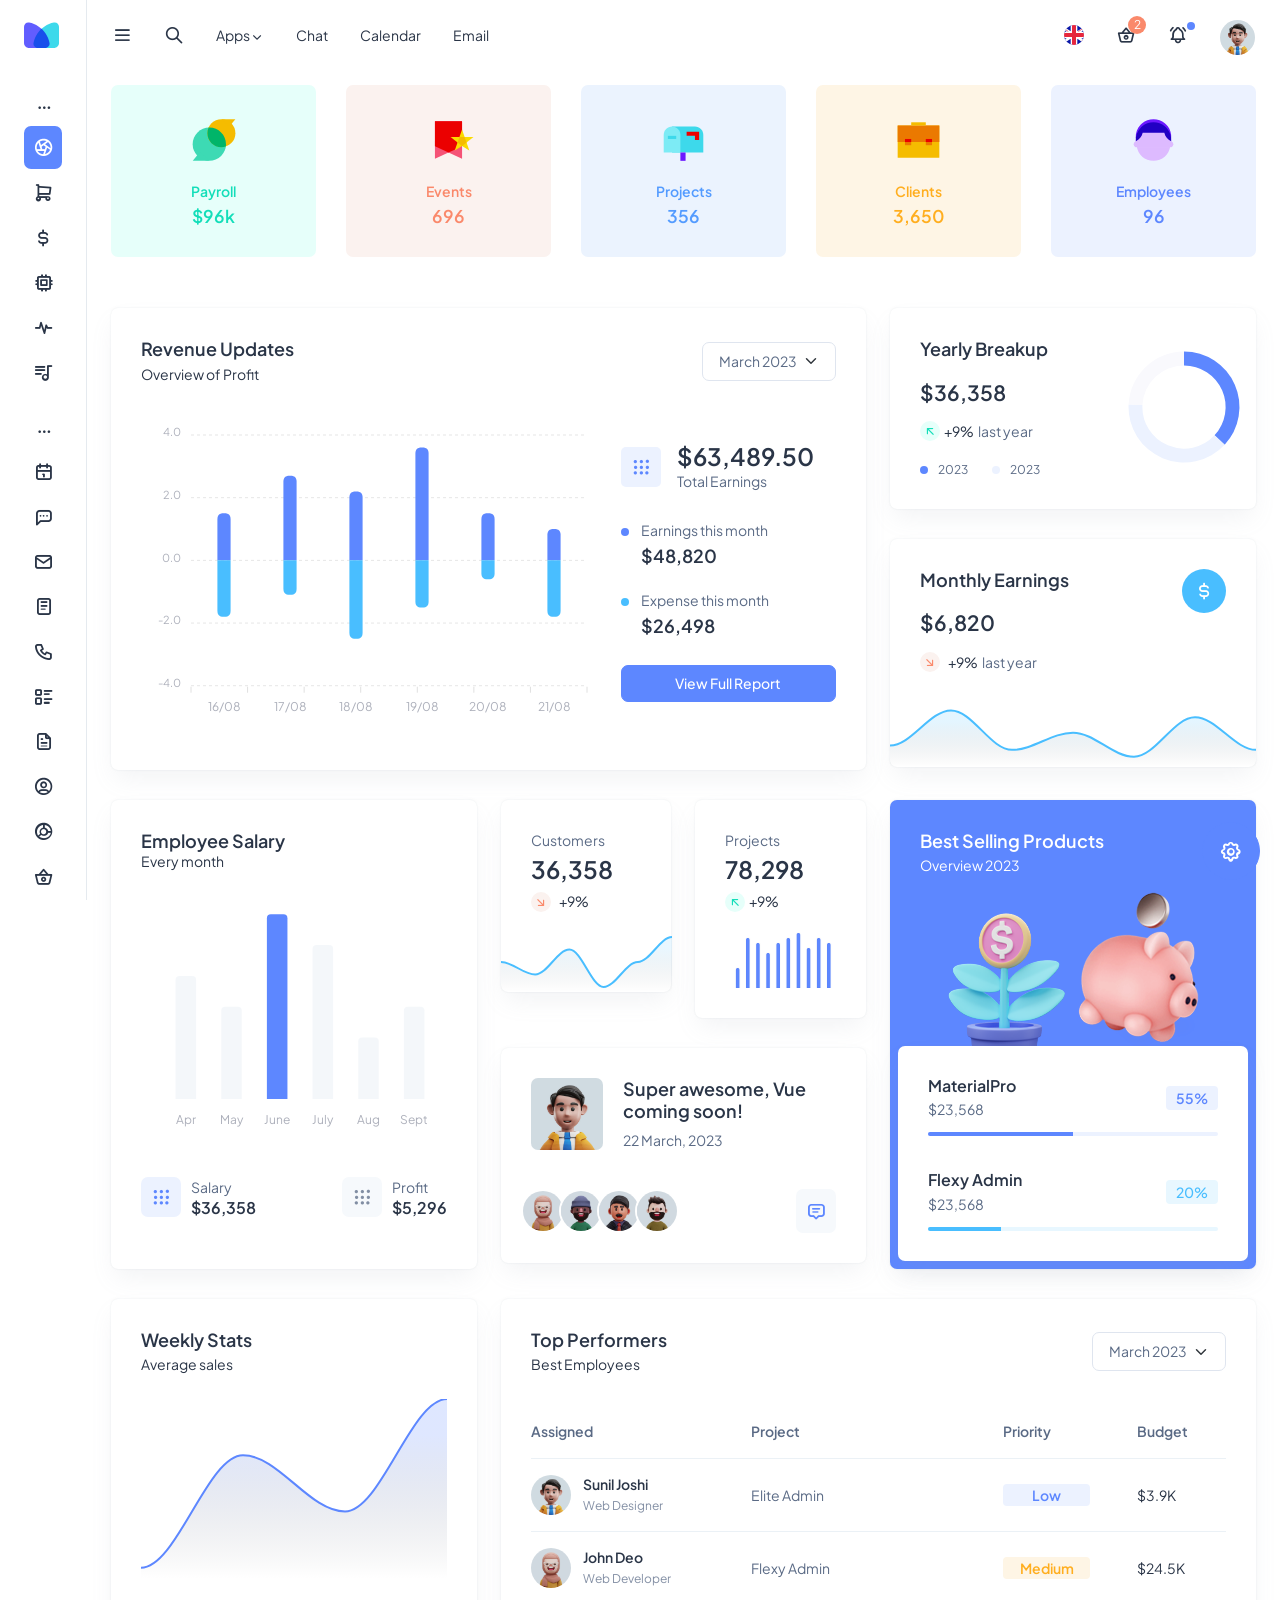
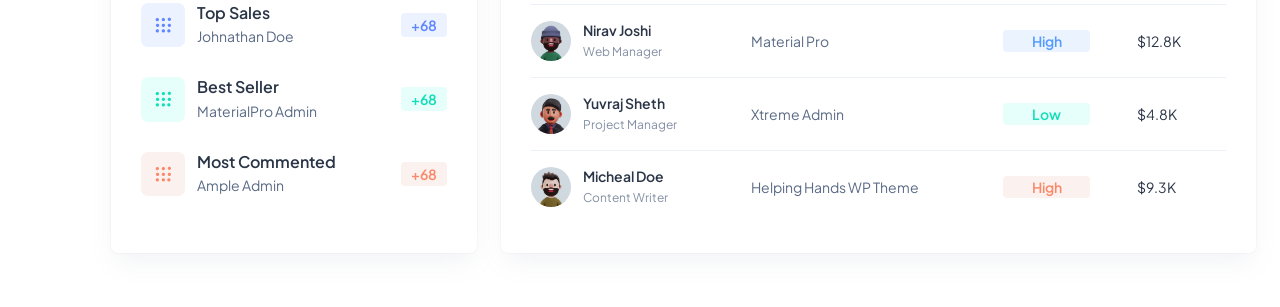
<file: public/backend/html/minisidebar/index.html>
<!DOCTYPE html>
<html lang="en">
  <head>
    
    <!-- Title -->
    
    <title>Mordenize</title>

    
    <!-- Required Meta Tag -->
    
    <meta http-equiv="Content-Type" content="text/html; charset=UTF-8" />
    <meta name="viewport" content="width=device-width, initial-scale=1" />
    <meta name="handheldfriendly" content="true" />
    <meta name="MobileOptimized" content="width" />
    <meta name="description" content="Mordenize" />
    <meta name="author" content="" />
    <meta name="keywords" content="Mordenize" />
    <meta http-equiv="X-UA-Compatible" content="IE=edge" />

    
    <!-- Favicon -->
    
    <link rel="shortcut icon" type="image/png" href="../../dist/images/logos/favicon.ico" />
    

    
    <!-- Owl Carousel -->
    
    <link rel="stylesheet" href="../../dist/libs/owl.carousel/dist/assets/owl.carousel.min.css">

    
    <!-- Core Css -->
    
    
    <link rel="stylesheet" href="../../dist/css/style.min.css" />
  </head>

  <body>
    
    <!-- Preloader -->
    
    <div class="preloader">
      <img src="../../dist/images/logos/favicon.ico" alt="loader" class="lds-ripple img-fluid" />
    </div>
    
    <!-- Body Wrapper -->
    
    <div
      class="page-wrapper"
      id="main-wrapper"
      data-layout="vertical"
      data-navbarbg="skin6"
      data-sidebartype="full"
      data-sidebar-position="fixed"
      data-header-position="fixed"
    >
      
      <!-- Sidebar Start -->
      
      <aside class="left-sidebar">
        <!-- Sidebar scroll-->
        <div>
          <div class="brand-logo d-flex align-items-center justify-content-between">
            <a href="./index.html" class="text-nowrap logo-img">
              <img src="../../dist/images/logos/dark-logo.svg" class="dark-logo" width="180" alt="" />
              <img src="../../dist/images/logos/light-logo.svg" class="light-logo"  width="180" alt="" />
            </a>
            <div class="close-btn d-lg-none d-block sidebartoggler cursor-pointer" id="sidebarCollapse">
              <i class="ti ti-x fs-8 text-muted"></i>
            </div>
          </div>
          <!-- Sidebar navigation-->
          <nav class="sidebar-nav scroll-sidebar" data-simplebar>
            <ul id="sidebarnav">
              <!-- ============================= -->
              <!-- Home -->
              <!-- ============================= -->
              <li class="nav-small-cap">
                <i class="ti ti-dots nav-small-cap-icon fs-4"></i>
                <span class="hide-menu">Home</span>
              </li>
              <!-- =================== -->
              <!-- Dashboard -->
              <!-- =================== -->
              <li class="sidebar-item">
                <a class="sidebar-link" href="./index.html" aria-expanded="false">
                  <span>
                    <i class="ti ti-aperture"></i>
                  </span>
                  <span class="hide-menu">Modern</span>
                </a>
              </li>
              <li class="sidebar-item">
                <a class="sidebar-link" href="./index2.html" aria-expanded="false">
                  <span>
                    <i class="ti ti-shopping-cart"></i>
                  </span>
                  <span class="hide-menu">eCommerce</span>
                </a>
              </li>
              <li class="sidebar-item">
                <a class="sidebar-link" href="./index3.html" aria-expanded="false">
                  <span>
                    <i class="ti ti-currency-dollar"></i>
                  </span>
                  <span class="hide-menu">NFT</span>
                </a>
              </li>
              <li class="sidebar-item">
                <a class="sidebar-link" href="./index4.html" aria-expanded="false">
                  <span>
                    <i class="ti ti-cpu"></i>
                  </span>
                  <span class="hide-menu">Crypto</span>
                </a>
              </li>
              <li class="sidebar-item">
                <a class="sidebar-link" href="./index5.html" aria-expanded="false">
                  <span>
                    <i class="ti ti-activity-heartbeat"></i>
                  </span>
                  <span class="hide-menu">General</span>
                </a>
              </li>
              <li class="sidebar-item">
                <a class="sidebar-link" href="./index6.html" aria-expanded="false">
                  <span>
                    <i class="ti ti-playlist"></i>
                  </span>
                  <span class="hide-menu">Music</span>
                </a>
              </li>
              <!-- ============================= -->
              <!-- Apps -->
              <!-- ============================= -->
              <li class="nav-small-cap">
                <i class="ti ti-dots nav-small-cap-icon fs-4"></i>
                <span class="hide-menu">Apps</span>
              </li>
              <li class="sidebar-item">
                <a class="sidebar-link" href="./app-calendar.html" aria-expanded="false">
                  <span>
                    <i class="ti ti-calendar"></i>
                  </span>
                  <span class="hide-menu">Calendar</span>
                </a>
              </li>
              <li class="sidebar-item">
                <a class="sidebar-link" href="./app-chat.html" aria-expanded="false">
                  <span>
                    <i class="ti ti-message-dots"></i>
                  </span>
                  <span class="hide-menu">Chat</span>
                </a>
              </li>
              <li class="sidebar-item">
                <a class="sidebar-link" href="./app-email.html" aria-expanded="false">
                  <span>
                    <i class="ti ti-mail"></i>
                  </span>
                  <span class="hide-menu">Email</span>
                </a>
              </li>
              <li class="sidebar-item">
                <a class="sidebar-link" href="./app-notes.html" aria-expanded="false">
                  <span>
                    <i class="ti ti-notes"></i>
                  </span>
                  <span class="hide-menu">Notes</span>
                </a>
              </li>
              <li class="sidebar-item">
                <a class="sidebar-link" href="./app-contact.html" aria-expanded="false">
                  <span>
                    <i class="ti ti-phone"></i>
                  </span>
                  <span class="hide-menu">Contact Table</span>
                </a>
              </li>
              <li class="sidebar-item">
                <a class="sidebar-link" href="./app-contact2.html" aria-expanded="false">
                  <span>
                    <i class="ti ti-list-details"></i>
                  </span>
                  <span class="hide-menu">Contact List</span>
                </a>
              </li>
              <li class="sidebar-item">
                <a class="sidebar-link" href="./app-invoice.html" aria-expanded="false">
                  <span>
                    <i class="ti ti-file-text"></i>
                  </span>
                  <span class="hide-menu">Invoice</span>
                </a>
              </li>
              <li class="sidebar-item">
                <a class="sidebar-link" href="./page-user-profile.html" aria-expanded="false">
                  <span>
                    <i class="ti ti-user-circle"></i>
                  </span>
                  <span class="hide-menu">User Profile</span>
                </a>
              </li>
              <li class="sidebar-item">
                <a class="sidebar-link has-arrow" href="#" aria-expanded="false">
                  <span class="d-flex">
                    <i class="ti ti-chart-donut-3"></i>
                  </span>
                  <span class="hide-menu">Blog</span>
                </a>
                <ul aria-expanded="false" class="collapse first-level">
                  <li class="sidebar-item">
                    <a href="./blog-posts.html" class="sidebar-link">
                      <div class="round-16 d-flex align-items-center justify-content-center">
                        <i class="ti ti-circle"></i>
                      </div>
                      <span class="hide-menu">Posts</span>
                    </a>
                  </li>
                  <li class="sidebar-item">
                    <a href="./blog-detail.html" class="sidebar-link">
                      <div class="round-16 d-flex align-items-center justify-content-center">
                        <i class="ti ti-circle"></i>
                      </div>
                      <span class="hide-menu">Details</span>
                    </a>
                  </li>
                </ul>
              </li>
              <li class="sidebar-item">
                <a class="sidebar-link has-arrow" href="#" aria-expanded="false">
                  <span class="d-flex">
                    <i class="ti ti-basket"></i>
                  </span>
                  <span class="hide-menu">Ecommerce</span>
                </a>
                <ul aria-expanded="false" class="collapse first-level">
                  <li class="sidebar-item">
                    <a href="./eco-shop.html" class="sidebar-link">
                      <div class="round-16 d-flex align-items-center justify-content-center">
                        <i class="ti ti-circle"></i>
                      </div>
                      <span class="hide-menu">Shop</span>
                    </a>
                  </li>
                  <li class="sidebar-item">
                    <a href="./eco-shop-detail.html" class="sidebar-link">
                      <div class="round-16 d-flex align-items-center justify-content-center">
                        <i class="ti ti-circle"></i>
                      </div>
                      <span class="hide-menu">Details</span>
                    </a>
                  </li>
                  <li class="sidebar-item">
                    <a href="./eco-product-list.html" class="sidebar-link">
                      <div class="round-16 d-flex align-items-center justify-content-center">
                        <i class="ti ti-circle"></i>
                      </div>
                      <span class="hide-menu">List</span>
                    </a>
                  </li>
                  <li class="sidebar-item">
                    <a href="./eco-checkout.html" class="sidebar-link">
                      <div class="round-16 d-flex align-items-center justify-content-center">
                        <i class="ti ti-circle"></i>
                      </div>
                      <span class="hide-menu">Checkout</span>
                    </a>
                  </li>
                </ul>
              </li>
              <!-- ============================= -->
              <!-- PAGES -->
              <!-- ============================= -->
              <li class="nav-small-cap">
                <i class="ti ti-dots nav-small-cap-icon fs-4"></i>
                <span class="hide-menu">PAGES</span>
              </li>
              <li class="sidebar-item">
                <a class="sidebar-link" href="./page-pricing.html" aria-expanded="false">
                  <span>
                    <i class="ti ti-currency-dollar"></i>
                  </span>
                  <span class="hide-menu">Pricing</span>
                </a>
              </li>
              <li class="sidebar-item">
                <a class="sidebar-link" href="./page-faq.html" aria-expanded="false">
                  <span>
                    <i class="ti ti-help"></i>
                  </span>
                  <span class="hide-menu">FAQ</span>
                </a>
              </li>
              <li class="sidebar-item">
                <a class="sidebar-link" href="./page-account-settings.html" aria-expanded="false">
                  <span>
                    <i class="ti ti-user-circle"></i>
                  </span>
                  <span class="hide-menu">Account Setting</span>
                </a>
              </li>
              <li class="sidebar-item">
                <a class="sidebar-link" href="../../../landingpage/index.html" aria-expanded="false">
                  <span>
                    <i class="ti ti-app-window"></i>
                  </span>
                  <span class="hide-menu">Landing Page</span>
                </a>
              </li>
              <li class="sidebar-item">
                <a class="sidebar-link has-arrow" href="#" aria-expanded="false">
                  <span class="d-flex">
                    <i class="ti ti-layout"></i>
                  </span>
                  <span class="hide-menu">Widgets</span>
                </a>
                <ul aria-expanded="false" class="collapse first-level">
                  <li class="sidebar-item">
                    <a href="./widgets-cards.html" class="sidebar-link">
                      <div class="round-16 d-flex align-items-center justify-content-center">
                        <i class="ti ti-circle"></i>
                      </div>
                      <span class="hide-menu">Cards</span>
                    </a>
                  </li>
                  <li class="sidebar-item">
                    <a href="./widgets-banners.html" class="sidebar-link">
                      <div class="round-16 d-flex align-items-center justify-content-center">
                        <i class="ti ti-circle"></i>
                      </div>
                      <span class="hide-menu">Banner</span>
                    </a>
                  </li>
                  <li class="sidebar-item">
                    <a href="./widgets-charts.html" class="sidebar-link">
                      <div class="round-16 d-flex align-items-center justify-content-center">
                        <i class="ti ti-circle"></i>
                      </div>
                      <span class="hide-menu">Charts</span>
                    </a>
                  </li>
                  <li class="sidebar-item">
                    <a href="./widgets-feeds.html" class="sidebar-link">
                      <div class="round-16 d-flex align-items-center justify-content-center">
                        <i class="ti ti-circle"></i>
                      </div>
                      <span class="hide-menu">Feed Widgets</span>
                    </a>
                  </li>
                  <li class="sidebar-item">
                    <a href="./widgets-apps.html" class="sidebar-link">
                      <div class="round-16 d-flex align-items-center justify-content-center">
                        <i class="ti ti-circle"></i>
                      </div>
                      <span class="hide-menu">Apps Widgets</span>
                    </a>
                  </li>
                  <li class="sidebar-item">
                    <a href="./widgets-data.html" class="sidebar-link">
                      <div class="round-16 d-flex align-items-center justify-content-center">
                        <i class="ti ti-circle"></i>
                      </div>
                      <span class="hide-menu">Data Widgets</span>
                    </a>
                  </li>
                </ul>
              </li>
              <!-- ============================= -->
              <!-- UI -->
              <!-- ============================= -->
              <li class="nav-small-cap">
                <i class="ti ti-dots nav-small-cap-icon fs-4"></i>
                <span class="hide-menu">UI</span>
              </li>
              <!-- =================== -->
              <!-- UI Elements -->
              <!-- =================== -->
              <li class="sidebar-item">
                <a class="sidebar-link has-arrow" href="#" aria-expanded="false">
                  <span class="d-flex">
                    <i class="ti ti-layout-grid"></i>
                  </span>
                  <span class="hide-menu">UI Elements</span>
                </a>
                <ul aria-expanded="false" class="collapse first-level">
                  <li class="sidebar-item">
                    <a href="./ui-accordian.html" class="sidebar-link">
                      <div class="round-16 d-flex align-items-center justify-content-center">
                        <i class="ti ti-circle"></i>
                      </div>
                      <span class="hide-menu">Accordian</span>
                    </a>
                  </li>
                  <li class="sidebar-item">
                    <a href="./ui-badge.html" class="sidebar-link">
                      <div class="round-16 d-flex align-items-center justify-content-center">
                        <i class="ti ti-circle"></i>
                      </div>
                      <span class="hide-menu">Badge</span>
                    </a>
                  </li>
                  <li class="sidebar-item">
                    <a href="./ui-buttons.html" class="sidebar-link">
                      <div class="round-16 d-flex align-items-center justify-content-center">
                        <i class="ti ti-circle"></i>
                      </div>
                      <span class="hide-menu">Buttons</span>
                    </a>
                  </li>
                  <li class="sidebar-item">
                    <a href="./ui-dropdowns.html" class="sidebar-link">
                      <div class="round-16 d-flex align-items-center justify-content-center">
                        <i class="ti ti-circle"></i>
                      </div>
                      <span class="hide-menu">Dropdowns</span>
                    </a>
                  </li>
                  <li class="sidebar-item">
                    <a href="./ui-modals.html" class="sidebar-link">
                      <div class="round-16 d-flex align-items-center justify-content-center">
                        <i class="ti ti-circle"></i>
                      </div>
                      <span class="hide-menu">Modals</span>
                    </a>
                  </li>
                  <li class="sidebar-item">
                    <a href="./ui-tab.html" class="sidebar-link">
                      <div class="round-16 d-flex align-items-center justify-content-center">
                        <i class="ti ti-circle"></i>
                      </div>
                      <span class="hide-menu">Tab</span>
                    </a>
                  </li>
                  <li class="sidebar-item">
                    <a href="./ui-tooltip-popover.html" class="sidebar-link">
                      <div class="round-16 d-flex align-items-center justify-content-center">
                        <i class="ti ti-circle"></i>
                      </div>
                      <span class="hide-menu">Tooltip & Popover</span>
                    </a>
                  </li>
                  <li class="sidebar-item">
                    <a href="./ui-notification.html" class="sidebar-link">
                      <div class="round-16 d-flex align-items-center justify-content-center">
                        <i class="ti ti-circle"></i>
                      </div>
                      <span class="hide-menu">Notification</span>
                    </a>
                  </li>
                  <li class="sidebar-item">
                    <a href="./ui-progressbar.html" class="sidebar-link">
                      <div class="round-16 d-flex align-items-center justify-content-center">
                        <i class="ti ti-circle"></i>
                      </div>
                      <span class="hide-menu">Progressbar</span>
                    </a>
                  </li>
                  <li class="sidebar-item">
                    <a href="./ui-pagination.html" class="sidebar-link">
                      <div class="round-16 d-flex align-items-center justify-content-center">
                        <i class="ti ti-circle"></i>
                      </div>
                      <span class="hide-menu">Pagination</span>
                    </a>
                  </li>
                  <li class="sidebar-item">
                    <a href="./ui-typography.html" class="sidebar-link">
                      <div class="round-16 d-flex align-items-center justify-content-center">
                        <i class="ti ti-circle"></i>
                      </div>
                      <span class="hide-menu">Typography</span>
                    </a>
                  </li>
                  <li class="sidebar-item">
                    <a href="./ui-bootstrap-ui.html" class="sidebar-link">
                      <div class="round-16 d-flex align-items-center justify-content-center">
                        <i class="ti ti-circle"></i>
                      </div>
                      <span class="hide-menu">Bootstrap UI</span>
                    </a>
                  </li>
                  <li class="sidebar-item">
                    <a href="./ui-breadcrumb.html" class="sidebar-link">
                      <div class="round-16 d-flex align-items-center justify-content-center">
                        <i class="ti ti-circle"></i>
                      </div>
                      <span class="hide-menu">Breadcrumb</span>
                    </a>
                  </li>
                  <li class="sidebar-item">
                    <a href="./ui-offcanvas.html" class="sidebar-link">
                      <div class="round-16 d-flex align-items-center justify-content-center">
                        <i class="ti ti-circle"></i>
                      </div>
                      <span class="hide-menu">Offcanvas</span>
                    </a>
                  </li>
                  <li class="sidebar-item">
                    <a href="./ui-lists.html" class="sidebar-link">
                      <div class="round-16 d-flex align-items-center justify-content-center">
                        <i class="ti ti-circle"></i>
                      </div>
                      <span class="hide-menu">Lists</span>
                    </a>
                  </li>
                  <li class="sidebar-item">
                    <a href="./ui-grid.html" class="sidebar-link">
                      <div class="round-16 d-flex align-items-center justify-content-center">
                        <i class="ti ti-circle"></i>
                      </div>
                      <span class="hide-menu">Grid</span>
                    </a>
                  </li>
                  <li class="sidebar-item">
                    <a href="./ui-carousel.html" class="sidebar-link">
                      <div class="round-16 d-flex align-items-center justify-content-center">
                        <i class="ti ti-circle"></i>
                      </div>
                      <span class="hide-menu">Carousel</span>
                    </a>
                  </li>
                  <li class="sidebar-item">
                    <a href="./ui-scrollspy.html" class="sidebar-link">
                      <div class="round-16 d-flex align-items-center justify-content-center">
                        <i class="ti ti-circle"></i>
                      </div>
                      <span class="hide-menu">Scrollspy</span>
                    </a>
                  </li>
                  <li class="sidebar-item">
                    <a href="./ui-spinner.html" class="sidebar-link">
                      <div class="round-16 d-flex align-items-center justify-content-center">
                        <i class="ti ti-circle"></i>
                      </div>
                      <span class="hide-menu">Spinner</span>
                    </a>
                  </li>
                  <li class="sidebar-item mb-3">
                    <a href="./ui-link.html" class="sidebar-link">
                      <div class="round-16 d-flex align-items-center justify-content-center">
                        <i class="ti ti-circle"></i>
                      </div>
                      <span class="hide-menu">Link</span>
                    </a>
                  </li>
                </ul>
              </li>

              <!-- ============================= -->
              <!-- Cards -->
              <!-- ============================= -->
              <li class="sidebar-item">
                <a class="sidebar-link has-arrow" href="#" aria-expanded="false">
                  <span class="d-flex">
                    <i class="ti ti-cards"></i>
                  </span>
                  <span class="hide-menu">Cards</span>
                </a>
                <ul aria-expanded="false" class="collapse first-level">
                  <li class="sidebar-item">
                    <a href="./ui-cards.html" class="sidebar-link">
                      <div class="round-16 d-flex align-items-center justify-content-center">
                        <i class="ti ti-circle"></i>
                      </div>
                      <span class="hide-menu">Basic Cards</span>
                    </a>
                  </li>
                  <li class="sidebar-item">
                    <a href="./ui-card-customs.html" class="sidebar-link">
                      <div class="round-16 d-flex align-items-center justify-content-center">
                        <i class="ti ti-circle"></i>
                      </div>
                      <span class="hide-menu">Custom Cards</span>
                    </a>
                  </li>
                  <li class="sidebar-item">
                    <a href="./ui-card-weather.html" class="sidebar-link">
                      <div class="round-16 d-flex align-items-center justify-content-center">
                        <i class="ti ti-circle"></i>
                      </div>
                      <span class="hide-menu">Weather Cards</span>
                    </a>
                  </li>
                  <li class="sidebar-item">
                    <a href="./ui-card-draggable.html" class="sidebar-link">
                      <div class="round-16 d-flex align-items-center justify-content-center">
                        <i class="ti ti-circle"></i>
                      </div>
                      <span class="hide-menu">Draggable Cards</span>
                    </a>
                  </li>
                </ul>
              </li>

              <!-- ============================= -->
              <!-- Component -->
              <!-- ============================= -->
              <li class="sidebar-item">
                <a class="sidebar-link has-arrow" href="#" aria-expanded="false">
                  <span class="d-flex">
                    <i class="ti ti-components"></i>
                  </span>
                  <span class="hide-menu">Component</span>
                </a>
                <ul aria-expanded="false" class="collapse first-level">
                  <li class="sidebar-item">
                    <a href="./component-sweetalert.html" class="sidebar-link">
                      <div class="round-16 d-flex align-items-center justify-content-center">
                        <i class="ti ti-circle"></i>
                      </div>
                      <span class="hide-menu">Sweet Alert</span>
                    </a>
                  </li>
                  <li class="sidebar-item">
                    <a href="./component-nestable.html" class="sidebar-link">
                      <div class="round-16 d-flex align-items-center justify-content-center">
                        <i class="ti ti-circle"></i>
                      </div>
                      <span class="hide-menu">Nestable</span>
                    </a>
                  </li>
                  <li class="sidebar-item">
                    <a href="./component-noui-slider.html" class="sidebar-link">
                      <div class="round-16 d-flex align-items-center justify-content-center">
                        <i class="ti ti-circle"></i>
                      </div>
                      <span class="hide-menu">Noui slider</span>
                    </a>
                  </li>
                  <li class="sidebar-item">
                    <a href="./component-rating.html" class="sidebar-link">
                      <div class="round-16 d-flex align-items-center justify-content-center">
                        <i class="ti ti-circle"></i>
                      </div>
                      <span class="hide-menu">Rating</span>
                    </a>
                  </li>
                  <li class="sidebar-item">
                    <a href="./component-toastr.html" class="sidebar-link">
                      <div class="round-16 d-flex align-items-center justify-content-center">
                        <i class="ti ti-circle"></i>
                      </div>
                      <span class="hide-menu">Toastr</span>
                    </a>
                  </li>
                </ul>
              </li>

              <!-- ============================= -->
              <!-- Forms -->
              <!-- ============================= -->
              <li class="nav-small-cap">
                <i class="ti ti-dots nav-small-cap-icon fs-4"></i>
                <span class="hide-menu">Forms</span>
              </li>
              <!-- =================== -->
              <!-- Form Elements -->
              <!-- =================== -->
              <li class="sidebar-item">
                <a class="sidebar-link has-arrow" href="#" aria-expanded="false">
                  <span class="d-flex">
                    <i class="ti ti-file-text"></i>
                  </span>
                  <span class="hide-menu">Form Elements</span>
                </a>
                <ul aria-expanded="false" class="collapse first-level">
                  <li class="sidebar-item">
                    <a href="./form-inputs.html" class="sidebar-link">
                      <div class="round-16 d-flex align-items-center justify-content-center">
                        <i class="ti ti-circle"></i>
                      </div>
                      <span class="hide-menu">Forms Input</span>
                    </a>
                  </li>
                  <li class="sidebar-item">
                    <a href="./form-input-groups.html" class="sidebar-link">
                      <div class="round-16 d-flex align-items-center justify-content-center">
                        <i class="ti ti-circle"></i>
                      </div>
                      <span class="hide-menu">Input Groups</span>
                    </a>
                  </li>
                  <li class="sidebar-item">
                    <a href="./form-input-grid.html" class="sidebar-link">
                      <div class="round-16 d-flex align-items-center justify-content-center">
                        <i class="ti ti-circle"></i>
                      </div>
                      <span class="hide-menu">Input Grid</span>
                    </a>
                  </li>
                  <li class="sidebar-item">
                    <a href="./form-checkbox-radio.html" class="sidebar-link">
                      <div class="round-16 d-flex align-items-center justify-content-center">
                        <i class="ti ti-circle"></i>
                      </div>
                      <span class="hide-menu">Checkbox & Radios</span>
                    </a>
                  </li>
                  <li class="sidebar-item">
                    <a href="./form-bootstrap-touchspin.html" class="sidebar-link">
                      <div class="round-16 d-flex align-items-center justify-content-center">
                        <i class="ti ti-circle"></i>
                      </div>
                      <span class="hide-menu">Bootstrap Touchspin</span>
                    </a>
                  </li>
                  <li class="sidebar-item">
                    <a href="./form-bootstrap-switch.html" class="sidebar-link">
                      <div class="round-16 d-flex align-items-center justify-content-center">
                        <i class="ti ti-circle"></i>
                      </div>
                      <span class="hide-menu">Bootstrap Switch</span>
                    </a>
                  </li>
                  <li class="sidebar-item">
                    <a href="./form-select2.html" class="sidebar-link">
                      <div class="round-16 d-flex align-items-center justify-content-center">
                        <i class="ti ti-circle"></i>
                      </div>
                      <span class="hide-menu">Select2</span>
                    </a>
                  </li>
                  <li class="sidebar-item mb-3">
                    <a href="./form-dual-listbox.html" class="sidebar-link">
                      <div class="round-16 d-flex align-items-center justify-content-center">
                        <i class="ti ti-circle"></i>
                      </div>
                      <span class="hide-menu">Dual Listbox</span>
                    </a>
                  </li>
                </ul>
              </li>

              <!-- =================== -->
              <!-- Form Addons -->
              <!-- =================== -->
              <li class="sidebar-item">
                <a class="sidebar-link has-arrow" href="#" aria-expanded="false">
                  <span class="d-flex">
                    <i class="ti ti-qrcode"></i>
                  </span>
                  <span class="hide-menu">Form Addons</span>
                </a>
                <ul aria-expanded="false" class="collapse first-level">
                  <li class="sidebar-item">
                    <a href="./form-paginator.html" class="sidebar-link">
                      <div class="round-16 d-flex align-items-center justify-content-center">
                        <i class="ti ti-circle"></i>
                      </div>
                      <span class="hide-menu">Paginator</span>
                    </a>
                  </li>
                  <li class="sidebar-item">
                    <a href="./form-img-cropper.html" class="sidebar-link">
                      <div class="round-16 d-flex align-items-center justify-content-center">
                        <i class="ti ti-circle"></i>
                      </div>
                      <span class="hide-menu">Image Cropper</span>
                    </a>
                  </li>
                  <li class="sidebar-item">
                    <a href="./form-dropzone.html" class="sidebar-link">
                      <div class="round-16 d-flex align-items-center justify-content-center">
                        <i class="ti ti-circle"></i>
                      </div>
                      <span class="hide-menu">Dropzone</span>
                    </a>
                  </li>
                  <li class="sidebar-item">
                    <a href="./form-mask.html" class="sidebar-link">
                      <div class="round-16 d-flex align-items-center justify-content-center">
                        <i class="ti ti-circle"></i>
                      </div>
                      <span class="hide-menu">Form Mask</span>
                    </a>
                  </li>
                  <li class="sidebar-item">
                    <a href="./form-typeahead.html" class="sidebar-link">
                      <div class="round-16 d-flex align-items-center justify-content-center">
                        <i class="ti ti-circle"></i>
                      </div>
                      <span class="hide-menu">Form Typehead</span>
                    </a>
                  </li>
                </ul>
              </li>

              <!-- =================== -->
              <!-- Form Validation -->
              <!-- =================== -->
              <li class="sidebar-item">
                <a class="sidebar-link has-arrow" href="#" aria-expanded="false">
                  <span class="d-flex">
                    <i class="ti ti-alert-circle"></i>
                  </span>
                  <span class="hide-menu">Form Validation</span>
                </a>
                <ul aria-expanded="false" class="collapse first-level">
                  <li class="sidebar-item">
                    <a href="./form-bootstrap-validation.html" class="sidebar-link">
                      <div class="round-16 d-flex align-items-center justify-content-center">
                        <i class="ti ti-circle"></i>
                      </div>
                      <span class="hide-menu">Bootstrap Validation</span>
                    </a>
                  </li>
                  <li class="sidebar-item">
                    <a href="./form-custom-validation.html" class="sidebar-link">
                      <div class="round-16 d-flex align-items-center justify-content-center">
                        <i class="ti ti-circle"></i>
                      </div>
                      <span class="hide-menu">Custom Validation</span>
                    </a>
                  </li>
                </ul>
              </li>

              <!-- =================== -->
              <!-- Form Pickers -->
              <!-- =================== -->
              <li class="sidebar-item">
                <a class="sidebar-link has-arrow" href="#" aria-expanded="false">
                  <span class="d-flex">
                    <i class="ti ti-file-pencil"></i>
                  </span>
                  <span class="hide-menu">Form Pickers</span>
                </a>
                <ul aria-expanded="false" class="collapse first-level">
                  <li class="sidebar-item">
                    <a href="./form-picker-colorpicker.html" class="sidebar-link">
                      <div class="round-16 d-flex align-items-center justify-content-center">
                        <i class="ti ti-circle"></i>
                      </div>
                      <span class="hide-menu">Colorpicker</span>
                    </a>
                  </li>
                  <li class="sidebar-item">
                    <a href="./form-picker-datetimepicker.html" class="sidebar-link">
                      <div class="round-16 d-flex align-items-center justify-content-center">
                        <i class="ti ti-circle"></i>
                      </div>
                      <span class="hide-menu">Datetimepicker</span>
                    </a>
                  </li>
                  <li class="sidebar-item">
                    <a href="./form-picker-bootstrap-rangepicker.html" class="sidebar-link">
                      <div class="round-16 d-flex align-items-center justify-content-center">
                        <i class="ti ti-circle"></i>
                      </div>
                      <span class="hide-menu">Bootstrap Rangepicker</span>
                    </a>
                  </li>
                  <li class="sidebar-item">
                    <a href="./form-picker-bootstrap-datepicker.html" class="sidebar-link">
                      <div class="round-16 d-flex align-items-center justify-content-center">
                        <i class="ti ti-circle"></i>
                      </div>
                      <span class="hide-menu">Bootstrap Datepicker</span>
                    </a>
                  </li>
                  <li class="sidebar-item">
                    <a href="./form-picker-material-datepicker.html" class="sidebar-link">
                      <div class="round-16 d-flex align-items-center justify-content-center">
                        <i class="ti ti-circle"></i>
                      </div>
                      <span class="hide-menu">Material Datepicker</span>
                    </a>
                  </li>
                </ul>
              </li>

              <!-- =================== -->
              <!-- Form Editor -->
              <!-- =================== -->
              <li class="sidebar-item">
                <a class="sidebar-link has-arrow" href="#" aria-expanded="false">
                  <span class="d-flex">
                    <i class="ti ti-dna"></i>
                  </span>
                  <span class="hide-menu">Form Editor</span>
                </a>
                <ul aria-expanded="false" class="collapse first-level">
                  <li class="sidebar-item">
                    <a href="./form-editor-ckeditor.html" class="sidebar-link">
                      <div class="round-16 d-flex align-items-center justify-content-center">
                        <i class="ti ti-circle"></i>
                      </div>
                      <span class="hide-menu">Ck Editor</span>
                    </a>
                  </li>
                  <li class="sidebar-item">
                    <a href="./form-editor-quill.html" class="sidebar-link">
                      <div class="round-16 d-flex align-items-center justify-content-center">
                        <i class="ti ti-circle"></i>
                      </div>
                      <span class="hide-menu">Quill Editor</span>
                    </a>
                  </li>
                  <li class="sidebar-item">
                    <a href="./form-editor-summernote.html" class="sidebar-link">
                      <div class="round-16 d-flex align-items-center justify-content-center">
                        <i class="ti ti-circle"></i>
                      </div>
                      <span class="hide-menu">Summernote Editor</span>
                    </a>
                  </li>
                  <li class="sidebar-item">
                    <a href="./form-editor-tinymce.html" class="sidebar-link">
                      <div class="round-16 d-flex align-items-center justify-content-center">
                        <i class="ti ti-circle"></i>
                      </div>
                      <span class="hide-menu">Tinymce Edtor</span>
                    </a>
                  </li>
                </ul>
              </li>

              <!-- =================== -->
              <!-- Form Input -->
              <!-- =================== -->
              <li class="sidebar-item">
                <a class="sidebar-link" href="./form-basic.html" aria-expanded="false">
                  <span class="d-flex">
                    <i class="ti ti-archive"></i>
                  </span>
                  <span class="hide-menu">Basic Form</span>
                </a>
              </li>
              <li class="sidebar-item">
                <a class="sidebar-link" href="./form-vertical.html" aria-expanded="false">
                  <span class="d-flex">
                    <i class="ti ti-box-align-left"></i>
                  </span>
                  <span class="hide-menu">Form Vertical</span>
                </a>
              </li>
              <li class="sidebar-item">
                <a class="sidebar-link" href="./form-horizontal.html" aria-expanded="false">
                  <span class="d-flex">
                    <i class="ti ti-box-align-bottom"></i>
                  </span>
                  <span class="hide-menu">Form Horizontal</span>
                </a>
              </li>
              <li class="sidebar-item">
                <a class="sidebar-link" href="./form-actions.html" aria-expanded="false">
                  <span class="d-flex">
                    <i class="ti ti-file-export"></i>
                  </span>
                  <span class="hide-menu">Form Actions</span>
                </a>
              </li>
              <li class="sidebar-item">
                <a class="sidebar-link" href="./form-row-separator.html" aria-expanded="false">
                  <span class="d-flex">
                    <i class="ti ti-separator-horizontal"></i>
                  </span>
                  <span class="hide-menu">Row Separator</span>
                </a>
              </li>
              <li class="sidebar-item">
                <a class="sidebar-link" href="./form-bordered.html" aria-expanded="false">
                  <span class="d-flex">
                    <i class="ti ti-border-outer"></i>
                  </span>
                  <span class="hide-menu">Form Bordered</span>
                </a>
              </li>
              <li class="sidebar-item">
                <a class="sidebar-link" href="./form-detail.html" aria-expanded="false">
                  <span class="d-flex">
                    <i class="ti ti-file-description"></i>
                  </span>
                  <span class="hide-menu">Form Detail</span>
                </a>
              </li>
              <li class="sidebar-item">
                <a class="sidebar-link" href="./form-striped-row.html" aria-expanded="false">
                  <span class="d-flex">
                    <i class="ti ti-file-analytics"></i>
                  </span>
                  <span class="hide-menu">Striped Rows</span>
                </a>
              </li>
              <li class="sidebar-item">
                <a class="sidebar-link" href="./form-floating-input.html" aria-expanded="false">
                  <span class="d-flex">
                    <i class="ti ti-file-dots"></i>
                  </span>
                  <span class="hide-menu">Form Floating Input</span>
                </a>
              </li>
              <!-- =================== -->
              <!-- Form Wizard -->
              <!-- =================== -->
              <li class="sidebar-item">
                <a class="sidebar-link" href="./form-wizard.html" aria-expanded="false">
                  <span class="d-flex">
                    <i class="ti ti-files"></i>
                  </span>
                  <span class="hide-menu">Form Wizard</span>
                </a>
              </li>
              <!-- =================== -->
              <!-- Form Repeater -->
              <!-- =================== -->
              <li class="sidebar-item">
                <a class="sidebar-link" href="./form-repeater.html" aria-expanded="false">
                  <span class="d-flex">
                    <i class="ti ti-topology-star-3"></i>
                  </span>
                  <span class="hide-menu">Form Repeater</span>
                </a>
              </li>
              <!-- ============================= -->
              <!-- Tables -->
              <!-- ============================= -->
              <li class="nav-small-cap">
                <i class="ti ti-dots nav-small-cap-icon fs-4"></i>
                <span class="hide-menu">Tables</span>
              </li>
              <!-- =================== -->
              <!-- Bootstrap Table -->
              <!-- =================== -->
              <li class="sidebar-item">
                <a class="sidebar-link has-arrow" href="#" aria-expanded="false">
                  <span class="d-flex">
                    <i class="ti ti-layout-sidebar"></i>
                  </span>
                  <span class="hide-menu">Bootstrap Table</span>
                </a>
                <ul aria-expanded="false" class="collapse first-level">
                  <li class="sidebar-item">
                    <a href="./table-basic.html" class="sidebar-link">
                      <div class="round-16 d-flex align-items-center justify-content-center">
                        <i class="ti ti-circle"></i>
                      </div>
                      <span class="hide-menu">Basic Table</span>
                    </a>
                  </li>
                  <li class="sidebar-item">
                    <a href="./table-dark-basic.html" class="sidebar-link">
                      <div class="round-16 d-flex align-items-center justify-content-center">
                        <i class="ti ti-circle"></i>
                      </div>
                      <span class="hide-menu">Dark Basic Table</span>
                    </a>
                  </li>
                  <li class="sidebar-item">
                    <a href="./table-sizing.html" class="sidebar-link">
                      <div class="round-16 d-flex align-items-center justify-content-center">
                        <i class="ti ti-circle"></i>
                      </div>
                      <span class="hide-menu">Sizing Table</span>
                    </a>
                  </li>
                  <li class="sidebar-item mb-3">
                    <a href="./table-layout-coloured.html" class="sidebar-link">
                      <div class="round-16 d-flex align-items-center justify-content-center">
                        <i class="ti ti-circle"></i>
                      </div>
                      <span class="hide-menu">Coloured Table</span>
                    </a>
                  </li>
                </ul>
              </li>
              <!-- =================== -->
              <!-- Datatable -->
              <!-- =================== -->
              <li class="sidebar-item">
                <a class="sidebar-link has-arrow" href="#" aria-expanded="false">
                  <span class="d-flex">
                    <i class="ti ti-air-conditioning-disabled"></i>
                  </span>
                  <span class="hide-menu">Datatables</span>
                </a>
                <ul aria-expanded="false" class="collapse first-level">
                  <li class="sidebar-item">
                    <a href="./table-datatable-basic.html" class="sidebar-link">
                      <div class="round-16 d-flex align-items-center justify-content-center">
                        <i class="ti ti-circle"></i>
                      </div>
                      <span class="hide-menu">Basic Initialisation</span>
                    </a>
                  </li>
                  <li class="sidebar-item">
                    <a href="./table-datatable-api.html" class="sidebar-link">
                      <div class="round-16 d-flex align-items-center justify-content-center">
                        <i class="ti ti-circle"></i>
                      </div>
                      <span class="hide-menu">API</span>
                    </a>
                  </li>
                  <li class="sidebar-item">
                    <a href="./table-datatable-advanced.html" class="sidebar-link">
                      <div class="round-16 d-flex align-items-center justify-content-center">
                        <i class="ti ti-circle"></i>
                      </div>
                      <span class="hide-menu">Advanced Initialisation</span>
                    </a>
                  </li>
                </ul>
              </li>
              <!-- =================== -->
              <!-- Table Jsgrid -->
              <!-- =================== -->
              <li class="sidebar-item">
                <a class="sidebar-link" href="./table-jsgrid.html" aria-expanded="false">
                  <span class="d-flex">
                    <i class="ti ti-border-top"></i>
                  </span>
                  <span class="hide-menu">Table Jsgrid</span>
                </a>
              </li>
              <!-- =================== -->
              <!-- Table Responsive -->
              <!-- =================== -->
              <li class="sidebar-item">
                <a class="sidebar-link" href="./table-responsive.html" aria-expanded="false">
                  <span class="d-flex">
                    <i class="ti ti-border-style"></i>
                  </span>
                  <span class="hide-menu">Table Responsive</span>
                </a>
              </li>
              <!-- =================== -->
              <!-- Table Footable -->
              <!-- =================== -->
              <li class="sidebar-item">
                <a class="sidebar-link" href="./table-footable.html" aria-expanded="false">
                  <span class="d-flex">
                    <i class="ti ti-border-none"></i>
                  </span>
                  <span class="hide-menu">Table Footable</span>
                </a>
              </li>
              <!-- =================== -->
              <!-- Table Editable -->
              <!-- =================== -->
              <li class="sidebar-item">
                <a class="sidebar-link" href="./table-editable.html" aria-expanded="false">
                  <span class="d-flex">
                    <i class="ti ti-table-filled"></i>
                  </span>
                  <span class="hide-menu">Table Editable</span>
                </a>
              </li>
              <!-- =================== -->
              <!-- Table Bootstrap -->
              <!-- =================== -->
              <li class="sidebar-item">
                <a class="sidebar-link" href="./table-bootstrap.html" aria-expanded="false">
                  <span class="d-flex">
                    <i class="ti ti-border-outer"></i>
                  </span>
                  <span class="hide-menu">Table Bootstrap</span>
                </a>
              </li>
              <!-- ============================= -->
              <!-- Charts -->
              <!-- ============================= -->
              <li class="nav-small-cap">
                <i class="ti ti-dots nav-small-cap-icon fs-4"></i>
                <span class="hide-menu">Charts</span>
              </li>
              <!-- =================== -->
              <!-- Apex Chart -->
              <!-- =================== -->
              <li class="sidebar-item">
                <a class="sidebar-link has-arrow" href="#" aria-expanded="false">
                  <span class="d-flex">
                    <i class="ti ti-chart-pie"></i>
                  </span>
                  <span class="hide-menu">Apex Charts</span>
                </a>
                <ul aria-expanded="false" class="collapse first-level">
                  <li class="sidebar-item">
                    <a href="./chart-apex-line.html" class="sidebar-link">
                      <div class="round-16 d-flex align-items-center justify-content-center">
                        <i class="ti ti-circle"></i>
                      </div>
                      <span class="hide-menu">Line Chart</span>
                    </a>
                  </li>
                  <li class="sidebar-item">
                    <a href="./chart-apex-area.html" class="sidebar-link">
                      <div class="round-16 d-flex align-items-center justify-content-center">
                        <i class="ti ti-circle"></i>
                      </div>
                      <span class="hide-menu">Area Chart</span>
                    </a>
                  </li>
                  <li class="sidebar-item">
                    <a href="./chart-apex-bar.html" class="sidebar-link">
                      <div class="round-16 d-flex align-items-center justify-content-center">
                        <i class="ti ti-circle"></i>
                      </div>
                      <span class="hide-menu">Bar Chart</span>
                    </a>
                  </li>
                  <li class="sidebar-item">
                    <a href="./chart-apex-pie.html" class="sidebar-link">
                      <div class="round-16 d-flex align-items-center justify-content-center">
                        <i class="ti ti-circle"></i>
                      </div>
                      <span class="hide-menu">Pie Chart</span>
                    </a>
                  </li>
                  <li class="sidebar-item">
                    <a href="./chart-apex-radial.html" class="sidebar-link">
                      <div class="round-16 d-flex align-items-center justify-content-center">
                        <i class="ti ti-circle"></i>
                      </div>
                      <span class="hide-menu">Radial Chart</span>
                    </a>
                  </li>
                  <li class="sidebar-item mb-3">
                    <a href="./chart-apex-radar.html" class="sidebar-link">
                      <div class="round-16 d-flex align-items-center justify-content-center">
                        <i class="ti ti-circle"></i>
                      </div>
                      <span class="hide-menu">Radar Chart</span>
                    </a>
                  </li>
                </ul>
              </li>

              <!-- ============================= -->
              <!-- Sample Pages -->
              <!-- ============================= -->
              <li class="nav-small-cap">
                <i class="ti ti-dots nav-small-cap-icon fs-4"></i>
                <span class="hide-menu">Sample Pages</span>
              </li>

              <li class="sidebar-item">
                <a class="sidebar-link has-arrow" href="#" aria-expanded="false">
                  <span class="d-flex">
                    <i class="ti ti-file"></i>
                  </span>
                  <span class="hide-menu">Sample Pages</span>
                </a>
                <ul aria-expanded="false" class="collapse first-level">
                  <li class="sidebar-item">
                    <a href="./pages-animation.html" class="sidebar-link">
                      <div class="round-16 d-flex align-items-center justify-content-center">
                        <i class="ti ti-circle"></i>
                      </div>
                      <span class="hide-menu">Animation</span>
                    </a>
                  </li>
                  <li class="sidebar-item">
                    <a href="./pages-search-result.html" class="sidebar-link">
                      <div class="round-16 d-flex align-items-center justify-content-center">
                        <i class="ti ti-circle"></i>
                      </div>
                      <span class="hide-menu">Search Result</span>
                    </a>
                  </li>
                  <li class="sidebar-item">
                    <a href="./pages-gallery.html" class="sidebar-link">
                      <div class="round-16 d-flex align-items-center justify-content-center">
                        <i class="ti ti-circle"></i>
                      </div>
                      <span class="hide-menu">Gallery</span>
                    </a>
                  </li>
                  <li class="sidebar-item">
                    <a href="./pages-treeview.html" class="sidebar-link">
                      <div class="round-16 d-flex align-items-center justify-content-center">
                        <i class="ti ti-circle"></i>
                      </div>
                      <span class="hide-menu">Treeview</span>
                    </a>
                  </li>
                  <li class="sidebar-item">
                    <a href="./pages-block-ui.html" class="sidebar-link">
                      <div class="round-16 d-flex align-items-center justify-content-center">
                        <i class="ti ti-circle"></i>
                      </div>
                      <span class="hide-menu">Block-Ui</span>
                    </a>
                  </li>
                  <li class="sidebar-item mb-3">
                    <a href="./pages-session-timeout.html" class="sidebar-link">
                      <div class="round-16 d-flex align-items-center justify-content-center">
                        <i class="ti ti-circle"></i>
                      </div>
                      <span class="hide-menu">Session Timeout</span>
                    </a>
                  </li>
                </ul>
              </li>

              <!-- ============================= -->
              <!-- Icons -->
              <!-- ============================= -->
              <li class="nav-small-cap">
                <i class="ti ti-dots nav-small-cap-icon fs-4"></i>
                <span class="hide-menu">Icons</span>
              </li>
              <!-- =================== -->
              <!-- Tabler Icon -->
              <!-- =================== -->
              <li class="sidebar-item">
                <a class="sidebar-link sidebar-link" href="./icon-tabler.html" aria-expanded="false">
                  <span class="rounded-3">
                    <i class="ti ti-archive"></i>
                  </span>
                  <span class="hide-menu">Tabler Icon</span>
                </a>
              </li>
              <!-- =================== -->
              <!-- AUTH -->
              <!-- =================== -->
              <li class="nav-small-cap">
                <i class="ti ti-dots nav-small-cap-icon fs-4"></i>
                <span class="hide-menu">AUTH</span>
              </li>
              <li class="sidebar-item">
                <a class="sidebar-link sidebar-link" href="./authentication-error.html" aria-expanded="false">
                  <span class="rounded-3">
                    <i class="ti ti-alert-circle"></i>
                  </span>
                  <span class="hide-menu">Error</span>
                </a>
              </li>
              <li class="sidebar-item">
                <a class="sidebar-link has-arrow" href="#" aria-expanded="false">
                  <span class="d-flex">
                    <i class="ti ti-login"></i>
                  </span>
                  <span class="hide-menu">Login</span>
                </a>
                <ul aria-expanded="false" class="collapse first-level">
                  <li class="sidebar-item">
                    <a href="./authentication-login.html" class="sidebar-link">
                      <div class="round-16 d-flex align-items-center justify-content-center">
                        <i class="ti ti-circle"></i>
                      </div>
                      <span class="hide-menu">Side Login</span>
                    </a>
                  </li>
                  <li class="sidebar-item">
                    <a href="./authentication-login2.html" class="sidebar-link">
                      <div class="round-16 d-flex align-items-center justify-content-center">
                        <i class="ti ti-circle"></i>
                      </div>
                      <span class="hide-menu">Boxed Login</span>
                    </a>
                  </li>
                </ul>
              </li>
              <li class="sidebar-item">
                <a class="sidebar-link has-arrow" href="#" aria-expanded="false">
                  <span class="d-flex">
                    <i class="ti ti-user-plus"></i>
                  </span>
                  <span class="hide-menu">Register</span>
                </a>
                <ul aria-expanded="false" class="collapse first-level">
                  <li class="sidebar-item">
                    <a href="./authentication-register.html" class="sidebar-link">
                      <div class="round-16 d-flex align-items-center justify-content-center">
                        <i class="ti ti-circle"></i>
                      </div>
                      <span class="hide-menu">Side Register</span>
                    </a>
                  </li>
                  <li class="sidebar-item">
                    <a href="./authentication-register2.html" class="sidebar-link">
                      <div class="round-16 d-flex align-items-center justify-content-center">
                        <i class="ti ti-circle"></i>
                      </div>
                      <span class="hide-menu">Boxed Register</span>
                    </a>
                  </li>
                </ul>
              </li>
              <li class="sidebar-item">
                <a class="sidebar-link has-arrow" href="#" aria-expanded="false">
                  <span class="d-flex">
                    <i class="ti ti-rotate"></i>
                  </span>
                  <span class="hide-menu">Forgot Password</span>
                </a>
                <ul aria-expanded="false" class="collapse first-level">
                  <li class="sidebar-item">
                    <a href="./authentication-forgot-password.html" class="sidebar-link">
                      <div class="round-16 d-flex align-items-center justify-content-center">
                        <i class="ti ti-circle"></i>
                      </div>
                      <span class="hide-menu">Side Forgot Password</span>
                    </a>
                  </li>
                  <li class="sidebar-item">
                    <a href="./authentication-forgot-password2.html" class="sidebar-link">
                      <div class="round-16 d-flex align-items-center justify-content-center">
                        <i class="ti ti-circle"></i>
                      </div>
                      <span class="hide-menu">Boxed Forgot Password</span>
                    </a>
                  </li>
                </ul>
              </li>
              <li class="sidebar-item">
                <a class="sidebar-link has-arrow" href="#" aria-expanded="false">
                  <span class="d-flex">
                    <i class="ti ti-zoom-code"></i>
                  </span>
                  <span class="hide-menu">Two Steps</span>
                </a>
                <ul aria-expanded="false" class="collapse first-level">
                  <li class="sidebar-item">
                    <a href="./authentication-two-steps.html" class="sidebar-link">
                      <div class="round-16 d-flex align-items-center justify-content-center">
                        <i class="ti ti-circle"></i>
                      </div>
                      <span class="hide-menu">Side Two Steps</span>
                    </a>
                  </li>
                  <li class="sidebar-item">
                    <a href="./authentication-two-steps2.html" class="sidebar-link">
                      <div class="round-16 d-flex align-items-center justify-content-center">
                        <i class="ti ti-circle"></i>
                      </div>
                      <span class="hide-menu">Boxed Two Steps</span>
                    </a>
                  </li>
                </ul>
              </li>
              <li class="sidebar-item">
                <a class="sidebar-link sidebar-link" href="./authentication-maintenance.html" aria-expanded="false">
                  <span class="rounded-3">
                    <i class="ti ti-settings"></i>
                  </span>
                  <span class="hide-menu">Maintenance</span>
                </a>
              </li>
              <!-- ============================= -->
              <!-- OTHER -->
              <!-- ============================= -->
              <li class="nav-small-cap">
                <i class="ti ti-dots nav-small-cap-icon fs-4"></i>
                <span class="hide-menu">OTHER</span>
              </li>
              <li class="sidebar-item">
                <a class="sidebar-link has-arrow" href="#" aria-expanded="false">
                  <span class="d-flex">
                    <i class="ti ti-box-multiple"></i>
                  </span>
                  <span class="hide-menu">Menu Level</span>
                </a>
                <ul aria-expanded="false" class="collapse first-level">
                  <li class="sidebar-item">
                    <a href="./chart-apex-line.html" class="sidebar-link">
                      <div class="round-16 d-flex align-items-center justify-content-center">
                        <i class="ti ti-circle"></i>
                      </div>
                      <span class="hide-menu">Level 1</span>
                    </a>
                  </li>
                  <li class="sidebar-item">
                    <a class="sidebar-link has-arrow" href="#" aria-expanded="false">
                      <div class="round-16 d-flex align-items-center justify-content-center">
                        <i class="ti ti-circle"></i>
                      </div>
                      <span class="hide-menu">Level 1.1</span>
                    </a>
                    <ul aria-expanded="false" class="collapse two-level">
                      <li class="sidebar-item">
                        <a href="./chart-apex-line.html" class="sidebar-link">
                          <div class="round-16 d-flex align-items-center justify-content-center">
                            <i class="ti ti-circle"></i>
                          </div>
                          <span class="hide-menu">Level 2</span>
                        </a>
                      </li>
                      <li class="sidebar-item">
                        <a class="sidebar-link has-arrow" href="#" aria-expanded="false">
                          <div class="round-16 d-flex align-items-center justify-content-center">
                            <i class="ti ti-circle"></i>
                          </div>
                          <span class="hide-menu">Level 2.1</span>
                        </a>
                        <ul aria-expanded="false" class="collapse three-level">
                          <li class="sidebar-item">
                            <a href="./chart-apex-line.html" class="sidebar-link">
                              <div class="round-16 d-flex align-items-center justify-content-center">
                                <i class="ti ti-circle"></i>
                              </div>
                              <span class="hide-menu">Level 3</span>
                            </a>
                          </li>
                          <li class="sidebar-item">
                            <a href="./chart-apex-area.html" class="sidebar-link">
                              <div class="round-16 d-flex align-items-center justify-content-center">
                                <i class="ti ti-circle"></i>
                              </div>
                              <span class="hide-menu">Level 3.1</span>
                            </a>
                          </li>
                        </ul>
                      </li>
                    </ul>
                  </li>
                </ul>
              </li>
              <li class="sidebar-item">
                <a class="sidebar-link link-disabled" href="#" aria-expanded="false">
                  <span class="d-flex">
                    <i class="ti ti-ban"></i>
                  </span>
                  <span class="hide-menu">Disabled</span>
                </a>
              </li>
              <li class="sidebar-item">
                <a class="sidebar-link" href="#" aria-expanded="false">
                  <span class="d-flex">
                    <i class="ti ti-star"></i>
                  </span>
                  <div class="lh-base">
                    <span class="hide-menu">SubCaption</span>
                    <span class="hide-menu fs-2">This is the sutitle</span>
                  </div>
                </a>
              </li>
              <li class="sidebar-item">
                <a class="sidebar-link justify-content-between" href="#" aria-expanded="false">
                  <div class="d-flex align-items-center gap-3">
                    <span class="d-flex">
                      <i class="ti ti-award"></i>
                    </span>
                    <span class="hide-menu">Chip</span>
                  </div>
                  <div class="hide-menu">
                    <span class="badge rounded-circle bg-primary d-flex align-items-center justify-content-center round-20 p-0">9</span>
                  </div>
                </a>
              </li>
              <li class="sidebar-item">
                <a class="sidebar-link justify-content-between" href="#" aria-expanded="false">
                  <div class="d-flex align-items-center gap-3">
                    <span class="d-flex">
                      <i class="ti ti-mood-smile"></i>
                    </span>
                    <span class="hide-menu">Outlined</span>
                  </div>
                  <span class="hide-menu badge rounded-pill border border-primary text-primary fs-2 py-1 px-2">Outline</span>
                </a>
              </li>
              <li class="sidebar-item">
                <a class="sidebar-link" href="https://google.com" aria-expanded="false">
                  <span class="d-flex">
                    <i class="ti ti-star"></i>
                  </span>
                  <span class="hide-menu">External Link</span>
                </a>
              </li>
            </ul>
            <div class="unlimited-access hide-menu bg-light-primary position-relative my-7 rounded">
              <div class="d-flex">
                <div class="unlimited-access-title">
                  <h6 class="fw-semibold fs-4 mb-6 text-dark w-85">Unlimited Access</h6>
                  <button class="btn btn-primary fs-2 fw-semibold lh-sm">Signup</button>
                </div>
                <div class="unlimited-access-img">
                  <img src="../../dist/images/backgrounds/rocket.png" alt="" class="img-fluid">
                </div>
              </div>
            </div>
          </nav>
          <div class="fixed-profile p-3 bg-light-secondary rounded sidebar-ad mt-3">
            <div class="hstack gap-3">
              <div class="john-img">
                <img src="../../dist/images/profile/user-1.jpg" class="rounded-circle" width="40" height="40" alt="">
              </div>
              <div class="john-title">
                <h6 class="mb-0 fs-4 fw-semibold">Mathew</h6>
                <span class="fs-2 text-dark">Designer</span>
              </div>
              <button class="border-0 bg-transparent text-primary ms-auto" tabindex="0" type="button" aria-label="logout" data-bs-toggle="tooltip" data-bs-placement="top" data-bs-title="logout">
                <i class="ti ti-power fs-6"></i>
              </button>
            </div>
          </div>  
          <!-- End Sidebar navigation -->
        </div>
        <!-- End Sidebar scroll-->
      </aside>
      
      <!-- Sidebar End -->
      

      
      <!-- Main wrapper -->
      
      <div class="body-wrapper">
        
        <!-- Header Start -->
        
        <header class="app-header"> 
          <nav class="navbar navbar-expand-lg navbar-light">
            <ul class="navbar-nav">
              <li class="nav-item">
                <a class="nav-link sidebartoggler nav-icon-hover ms-n3" id="headerCollapse" href="javascript:void(0)">
                  <i class="ti ti-menu-2"></i>
                </a>
              </li>
              <li class="nav-item d-none d-lg-block">
                <a class="nav-link nav-icon-hover" href="javascript:void(0)" data-bs-toggle="modal" data-bs-target="#exampleModal">
                  <i class="ti ti-search"></i>
                </a>
              </li>
            </ul>
            <ul class="navbar-nav quick-links d-none d-lg-flex">
              <li class="nav-item dropdown hover-dd d-none d-lg-block">
                <a class="nav-link" href="javascript:void(0)" data-bs-toggle="dropdown">Apps<span class="mt-1"><i class="ti ti-chevron-down"></i></span></a>
                <div class="dropdown-menu dropdown-menu-nav dropdown-menu-animate-up py-0">
                  <div class="row">
                    <div class="col-8">
                      <div class=" ps-7 pt-7">
                        <div class="border-bottom">
                          <div class="row">
                            <div class="col-6">
                              <div class="position-relative">
                                <a href="./app-chat.html" class="d-flex align-items-center pb-9 position-relative text-decoration-none text-decoration-none text-decoration-none text-decoration-none">
                                  <div class="bg-light rounded-1 me-3 p-6 d-flex align-items-center justify-content-center">
                                    <img src="../../dist/images/svgs/icon-dd-chat.svg" alt="" class="img-fluid" width="24" height="24">
                                  </div>
                                  <div class="d-inline-block">
                                    <h6 class="mb-1 fw-semibold bg-hover-primary">Chat Application</h6>
                                    <span class="fs-2 d-block text-dark">New messages arrived</span>
                                  </div>
                                </a>
                                <a href="./app-invoice.html" class="d-flex align-items-center pb-9 position-relative text-decoration-none text-decoration-none text-decoration-none text-decoration-none">
                                  <div class="bg-light rounded-1 me-3 p-6 d-flex align-items-center justify-content-center">
                                    <img src="../../dist/images/svgs/icon-dd-invoice.svg" alt="" class="img-fluid" width="24" height="24">
                                  </div>
                                  <div class="d-inline-block">
                                    <h6 class="mb-1 fw-semibold bg-hover-primary">Invoice App</h6>
                                    <span class="fs-2 d-block text-dark">Get latest invoice</span>
                                  </div>
                                </a>
                                <a href="./app-contact2.html" class="d-flex align-items-center pb-9 position-relative text-decoration-none text-decoration-none text-decoration-none text-decoration-none">
                                  <div class="bg-light rounded-1 me-3 p-6 d-flex align-items-center justify-content-center">
                                    <img src="../../dist/images/svgs/icon-dd-mobile.svg" alt="" class="img-fluid" width="24" height="24">
                                  </div>
                                  <div class="d-inline-block">
                                    <h6 class="mb-1 fw-semibold bg-hover-primary">Contact Application</h6>
                                    <span class="fs-2 d-block text-dark">2 Unsaved Contacts</span>
                                  </div>
                                </a>
                                <a href="./app-email.html" class="d-flex align-items-center pb-9 position-relative text-decoration-none text-decoration-none text-decoration-none text-decoration-none">
                                  <div class="bg-light rounded-1 me-3 p-6 d-flex align-items-center justify-content-center">
                                    <img src="../../dist/images/svgs/icon-dd-message-box.svg" alt="" class="img-fluid" width="24" height="24">
                                  </div>
                                  <div class="d-inline-block">
                                    <h6 class="mb-1 fw-semibold bg-hover-primary">Email App</h6>
                                    <span class="fs-2 d-block text-dark">Get new emails</span>
                                  </div>
                                </a>
                              </div>
                            </div>
                            <div class="col-6">
                              <div class="position-relative">
                                <a href="./page-user-profile.html" class="d-flex align-items-center pb-9 position-relative text-decoration-none text-decoration-none text-decoration-none text-decoration-none">
                                  <div class="bg-light rounded-1 me-3 p-6 d-flex align-items-center justify-content-center">
                                    <img src="../../dist/images/svgs/icon-dd-cart.svg" alt="" class="img-fluid" width="24" height="24">
                                  </div>
                                  <div class="d-inline-block">
                                    <h6 class="mb-1 fw-semibold bg-hover-primary">User Profile</h6>
                                    <span class="fs-2 d-block text-dark">learn more information</span>
                                  </div>
                                </a>
                                <a href="./app-calendar.html" class="d-flex align-items-center pb-9 position-relative text-decoration-none text-decoration-none text-decoration-none text-decoration-none">
                                  <div class="bg-light rounded-1 me-3 p-6 d-flex align-items-center justify-content-center">
                                    <img src="../../dist/images/svgs/icon-dd-date.svg" alt="" class="img-fluid" width="24" height="24">
                                  </div>
                                  <div class="d-inline-block">
                                    <h6 class="mb-1 fw-semibold bg-hover-primary">Calendar App</h6>
                                    <span class="fs-2 d-block text-dark">Get dates</span>
                                  </div>
                                </a>
                                <a href="./app-contact.html" class="d-flex align-items-center pb-9 position-relative text-decoration-none text-decoration-none text-decoration-none text-decoration-none">
                                  <div class="bg-light rounded-1 me-3 p-6 d-flex align-items-center justify-content-center">
                                    <img src="../../dist/images/svgs/icon-dd-lifebuoy.svg" alt="" class="img-fluid" width="24" height="24">
                                  </div>
                                  <div class="d-inline-block">
                                    <h6 class="mb-1 fw-semibold bg-hover-primary">Contact List Table</h6>
                                    <span class="fs-2 d-block text-dark">Add new contact</span>
                                  </div>
                                </a>
                                <a href="./app-notes.html" class="d-flex align-items-center pb-9 position-relative text-decoration-none text-decoration-none text-decoration-none text-decoration-none">
                                  <div class="bg-light rounded-1 me-3 p-6 d-flex align-items-center justify-content-center">
                                    <img src="../../dist/images/svgs/icon-dd-application.svg" alt="" class="img-fluid" width="24" height="24">
                                  </div>
                                  <div class="d-inline-block">
                                    <h6 class="mb-1 fw-semibold bg-hover-primary">Notes Application</h6>
                                    <span class="fs-2 d-block text-dark">To-do and Daily tasks</span>
                                  </div>
                                </a>
                              </div>
                            </div>
                          </div>
                        </div>
                        <div class="row align-items-center py-3">
                          <div class="col-8">
                            <a class="fw-semibold text-dark d-flex align-items-center lh-1 text-decoration-none" href="#"><i class="ti ti-help fs-6 me-2"></i>Frequently Asked Questions</a>
                          </div>
                          <div class="col-4">
                            <div class="d-flex justify-content-end pe-4">
                              <button class="btn btn-primary">Check</button>
                            </div>
                          </div>
                        </div>
                      </div>
                    </div>
                    <div class="col-4 ms-n4">
                      <div class="position-relative p-7 border-start h-100">
                        <h5 class="fs-5 mb-9 fw-semibold">Quick Links</h5>
                        <ul class="">
                          <li class="mb-3">
                            <a class="fw-semibold text-dark bg-hover-primary text-decoration-none text-decoration-none text-decoration-none text-decoration-none" href="./page-pricing.html">Pricing Page</a>
                          </li>
                          <li class="mb-3">
                            <a class="fw-semibold text-dark bg-hover-primary text-decoration-none text-decoration-none text-decoration-none text-decoration-none" href="./authentication-login.html">Authentication Design</a>
                          </li>
                          <li class="mb-3">
                            <a class="fw-semibold text-dark bg-hover-primary text-decoration-none text-decoration-none text-decoration-none text-decoration-none" href="./authentication-register.html">Register Now</a>
                          </li>
                          <li class="mb-3">
                            <a class="fw-semibold text-dark bg-hover-primary text-decoration-none text-decoration-none text-decoration-none text-decoration-none" href="authentication-error.html">404 Error Page</a>
                          </li>
                          <li class="mb-3">
                            <a class="fw-semibold text-dark bg-hover-primary text-decoration-none text-decoration-none text-decoration-none text-decoration-none" href="./app-notes.html">Notes App</a>
                          </li>
                          <li class="mb-3">
                            <a class="fw-semibold text-dark bg-hover-primary text-decoration-none text-decoration-none text-decoration-none text-decoration-none" href="./page-user-profile.html">User Application</a>
                          </li>   
                          <li class="mb-3">
                            <a class="fw-semibold text-dark bg-hover-primary text-decoration-none text-decoration-none text-decoration-none text-decoration-none" href="./page-account-settings.html">Account Settings</a>
                          </li>
                        </ul>
                      </div>
                    </div>
                  </div>
                </div>
              </li>
              <li class="nav-item dropdown-hover d-none d-lg-block">
                <a class="nav-link" href="app-chat.html">Chat</a>
              </li>
              <li class="nav-item dropdown-hover d-none d-lg-block">
                <a class="nav-link" href="app-calendar.html">Calendar</a>
              </li>
              <li class="nav-item dropdown-hover d-none d-lg-block">
                <a class="nav-link" href="app-email.html">Email</a>
              </li>
            </ul>
            <div class="d-block d-lg-none">
              <img src="../../dist/images/logos/dark-logo.svg" width="180" alt="" />
            </div>
            <button class="navbar-toggler p-0 border-0" type="button" data-bs-toggle="collapse" data-bs-target="#navbarNav" aria-controls="navbarNav" aria-expanded="false" aria-label="Toggle navigation">
              <span class="p-2">
                <i class="ti ti-dots fs-7"></i>
              </span>
            </button>
            <div class="collapse navbar-collapse justify-content-end" id="navbarNav">
              <div class="d-flex align-items-center justify-content-between">
                <a href="javascript:void(0)" class="nav-link d-flex d-lg-none align-items-center justify-content-center" type="button" data-bs-toggle="offcanvas" data-bs-target="#mobilenavbar" aria-controls="offcanvasWithBothOptions">
                  <i class="ti ti-align-justified fs-7"></i>
                </a>
                <ul class="navbar-nav flex-row ms-auto align-items-center justify-content-center">
                  <li class="nav-item dropdown">
                    <a class="nav-link nav-icon-hover" href="javascript:void(0)" id="drop2" data-bs-toggle="dropdown" aria-expanded="false">
                      <img src="../../dist/images/svgs/icon-flag-en.svg" alt="" class="rounded-circle object-fit-cover round-20">
                    </a>
                    <div class="dropdown-menu dropdown-menu-end dropdown-menu-animate-up" aria-labelledby="drop2">
                      <div class="message-body" data-simplebar>
                        <a href="javascript:void(0)" class="d-flex align-items-center gap-2 py-3 px-4 dropdown-item">
                          <div class="position-relative">
                            <img src="../../dist/images/svgs/icon-flag-en.svg" alt="" class="rounded-circle object-fit-cover round-20">
                          </div>
                          <p class="mb-0 fs-3">English (UK)</p>
                        </a>
                        <a href="javascript:void(0)" class="d-flex align-items-center gap-2 py-3 px-4 dropdown-item">
                          <div class="position-relative">
                            <img src="../../dist/images/svgs/icon-flag-cn.svg" alt="" class="rounded-circle object-fit-cover round-20">
                          </div>
                          <p class="mb-0 fs-3">中国人 (Chinese)</p>
                        </a>
                        <a href="javascript:void(0)" class="d-flex align-items-center gap-2 py-3 px-4 dropdown-item">
                          <div class="position-relative">
                            <img src="../../dist/images/svgs/icon-flag-fr.svg" alt="" class="rounded-circle object-fit-cover round-20">
                          </div>
                          <p class="mb-0 fs-3">français (French)</p>
                        </a>
                        <a href="javascript:void(0)" class="d-flex align-items-center gap-2 py-3 px-4 dropdown-item">
                          <div class="position-relative">
                            <img src="../../dist/images/svgs/icon-flag-sa.svg" alt="" class="rounded-circle object-fit-cover round-20">
                          </div>
                          <p class="mb-0 fs-3">عربي (Arabic)</p>
                        </a>
                      </div>
                    </div>
                  </li>
                  <li class="nav-item">
                    <a class="nav-link notify-badge nav-icon-hover" href="javascript:void(0)" data-bs-toggle="offcanvas" data-bs-target="#offcanvasRight" aria-controls="offcanvasRight">
                        <i class="ti ti-basket"></i>
                        <span class="badge rounded-pill bg-danger fs-2">2</span>                   
                    </a>
                  </li>
                  <li class="nav-item dropdown">
                    <a class="nav-link nav-icon-hover" href="javascript:void(0)" id="drop2" data-bs-toggle="dropdown" aria-expanded="false">
                      <i class="ti ti-bell-ringing"></i>
                      <div class="notification bg-primary rounded-circle"></div>
                    </a>
                    <div class="dropdown-menu content-dd dropdown-menu-end dropdown-menu-animate-up" aria-labelledby="drop2">
                      <div class="d-flex align-items-center justify-content-between py-3 px-7">
                        <h5 class="mb-0 fs-5 fw-semibold">Notifications</h5>
                        <span class="badge bg-primary rounded-4 px-3 py-1 lh-sm">5 new</span>
                      </div>
                      <div class="message-body" data-simplebar>
                        <a href="javascript:void(0)" class="py-6 px-7 d-flex align-items-center dropdown-item">
                          <span class="me-3">
                            <img src="../../dist/images/profile/user-1.jpg" alt="user" class="rounded-circle" width="48" height="48" />
                          </span>
                          <div class="w-75 d-inline-block v-middle">
                            <h6 class="mb-1 fw-semibold">Roman Joined the Team!</h6>
                            <span class="d-block">Congratulate him</span>
                          </div>
                        </a>
                        <a href="javascript:void(0)" class="py-6 px-7 d-flex align-items-center dropdown-item">
                          <span class="me-3">
                            <img src="../../dist/images/profile/user-2.jpg" alt="user" class="rounded-circle" width="48" height="48" />
                          </span>
                          <div class="w-75 d-inline-block v-middle">
                            <h6 class="mb-1 fw-semibold">New message</h6>
                            <span class="d-block">Salma sent you new message</span>
                          </div>
                        </a>
                        <a href="javascript:void(0)" class="py-6 px-7 d-flex align-items-center dropdown-item">
                          <span class="me-3">
                            <img src="../../dist/images/profile/user-3.jpg" alt="user" class="rounded-circle" width="48" height="48" />
                          </span>
                          <div class="w-75 d-inline-block v-middle">
                            <h6 class="mb-1 fw-semibold">Bianca sent payment</h6>
                            <span class="d-block">Check your earnings</span>
                          </div>
                        </a>
                        <a href="javascript:void(0)" class="py-6 px-7 d-flex align-items-center dropdown-item">
                          <span class="me-3">
                            <img src="../../dist/images/profile/user-4.jpg" alt="user" class="rounded-circle" width="48" height="48" />
                          </span>
                          <div class="w-75 d-inline-block v-middle">
                            <h6 class="mb-1 fw-semibold">Jolly completed tasks</h6>
                            <span class="d-block">Assign her new tasks</span>
                          </div>
                        </a>
                        <a href="javascript:void(0)" class="py-6 px-7 d-flex align-items-center dropdown-item">
                          <span class="me-3">
                            <img src="../../dist/images/profile/user-5.jpg" alt="user" class="rounded-circle" width="48" height="48" />
                          </span>
                          <div class="w-75 d-inline-block v-middle">
                            <h6 class="mb-1 fw-semibold">John received payment</h6>
                            <span class="d-block">$230 deducted from account</span>
                          </div>
                        </a>
                        <a href="javascript:void(0)" class="py-6 px-7 d-flex align-items-center dropdown-item">
                          <span class="me-3">
                            <img src="../../dist/images/profile/user-1.jpg" alt="user" class="rounded-circle" width="48" height="48" />
                          </span>
                          <div class="w-75 d-inline-block v-middle">
                            <h6 class="mb-1 fw-semibold">Roman Joined the Team!</h6>
                            <span class="d-block">Congratulate him</span>
                          </div>
                        </a>
                      </div>
                      <div class="py-6 px-7 mb-1">
                        <button class="btn btn-outline-primary w-100"> See All Notifications </button>
                      </div>
                    </div>
                  </li>
                  <li class="nav-item dropdown">
                    <a class="nav-link pe-0" href="javascript:void(0)" id="drop1" data-bs-toggle="dropdown" aria-expanded="false">
                      <div class="d-flex align-items-center">
                        <div class="user-profile-img">
                          <img src="../../dist/images/profile/user-1.jpg" class="rounded-circle" width="35" height="35" alt="" />
                        </div>
                      </div>
                    </a>
                    <div class="dropdown-menu content-dd dropdown-menu-end dropdown-menu-animate-up" aria-labelledby="drop1">
                      <div class="profile-dropdown position-relative" data-simplebar>
                        <div class="py-3 px-7 pb-0">
                          <h5 class="mb-0 fs-5 fw-semibold">User Profile</h5>
                        </div>
                        <div class="d-flex align-items-center py-9 mx-7 border-bottom">
                          <img src="../../dist/images/profile/user-1.jpg" class="rounded-circle" width="80" height="80" alt="" />
                          <div class="ms-3">
                            <h5 class="mb-1 fs-3">Mathew Anderson</h5>
                            <span class="mb-1 d-block text-dark">Designer</span>
                            <p class="mb-0 d-flex text-dark align-items-center gap-2">
                              <i class="ti ti-mail fs-4"></i> info@modernize.com
                            </p>
                          </div>
                        </div>
                        <div class="message-body">
                          <a href="./page-user-profile.html" class="py-8 px-7 mt-8 d-flex align-items-center">
                            <span class="d-flex align-items-center justify-content-center bg-light rounded-1 p-6">
                              <img src="../../dist/images/svgs/icon-account.svg" alt="" width="24" height="24">
                            </span>
                            <div class="w-75 d-inline-block v-middle ps-3">
                              <h6 class="mb-1 bg-hover-primary fw-semibold"> My Profile </h6>
                              <span class="d-block text-dark">Account Settings</span>
                            </div>
                          </a>
                          <a href="./app-email.html" class="py-8 px-7 d-flex align-items-center">
                            <span class="d-flex align-items-center justify-content-center bg-light rounded-1 p-6">
                              <img src="../../dist/images/svgs/icon-inbox.svg" alt="" width="24" height="24">
                            </span>
                            <div class="w-75 d-inline-block v-middle ps-3">
                              <h6 class="mb-1 bg-hover-primary fw-semibold">My Inbox</h6>
                              <span class="d-block text-dark">Messages & Emails</span>
                            </div>
                          </a>
                          <a href="./app-notes.html" class="py-8 px-7 d-flex align-items-center">
                            <span class="d-flex align-items-center justify-content-center bg-light rounded-1 p-6">
                              <img src="../../dist/images/svgs/icon-tasks.svg" alt="" width="24" height="24">
                            </span>
                            <div class="w-75 d-inline-block v-middle ps-3">
                              <h6 class="mb-1 bg-hover-primary fw-semibold">My Task</h6>
                              <span class="d-block text-dark">To-do and Daily Tasks</span>
                            </div>
                          </a>
                        </div>
                        <div class="d-grid py-4 px-7 pt-8">
                          <div class="upgrade-plan bg-light-primary position-relative overflow-hidden rounded-4 p-4 mb-9">
                            <div class="row">
                              <div class="col-6">
                                <h5 class="fs-4 mb-3 w-50 fw-semibold text-dark">Unlimited Access</h5>
                                <button class="btn btn-primary text-white">Upgrade</button>
                              </div>
                              <div class="col-6">
                                <div class="m-n4">
                                  <img src="../../dist/images/backgrounds/unlimited-bg.png" alt="" class="w-100">
                                </div>
                              </div>
                            </div>
                          </div>
                          <a href="./authentication-login.html" class="btn btn-outline-primary">Log Out</a>
                        </div>
                      </div>
                    </div>
                  </li>
                </ul>
              </div>
            </div>
          </nav>
        </header>
        
        <!-- Header End -->
        
        <div class="container-fluid">
          <!--  Owl carousel -->
          <div class="owl-carousel counter-carousel owl-theme">
            <div class="item">
              <div class="card border-0 zoom-in bg-light-primary shadow-none">
                <div class="card-body">
                  <div class="text-center">
                    <img src="../../dist/images/svgs/icon-user-male.svg" width="50" height="50" class="mb-3" alt="" />
                    <p class="fw-semibold fs-3 text-primary mb-1"> Employees </p>
                    <h5 class="fw-semibold text-primary mb-0">96</h5>
                  </div>
                </div>
              </div>
            </div>
            <div class="item">
              <div class="card border-0 zoom-in bg-light-warning shadow-none">
                <div class="card-body">
                  <div class="text-center">
                    <img src="../../dist/images/svgs/icon-briefcase.svg" width="50" height="50" class="mb-3" alt="" />
                    <p class="fw-semibold fs-3 text-warning mb-1">Clients</p>
                    <h5 class="fw-semibold text-warning mb-0">3,650</h5>
                  </div>
                </div>
              </div>
            </div>
            <div class="item">
              <div class="card border-0 zoom-in bg-light-info shadow-none">
                <div class="card-body">
                  <div class="text-center">
                    <img src="../../dist/images/svgs/icon-mailbox.svg" width="50" height="50" class="mb-3" alt="" />
                    <p class="fw-semibold fs-3 text-info mb-1">Projects</p>
                    <h5 class="fw-semibold text-info mb-0">356</h5>
                  </div>
                </div>
              </div>
            </div>
            <div class="item">
              <div class="card border-0 zoom-in bg-light-danger shadow-none">
                <div class="card-body">
                  <div class="text-center">
                    <img src="../../dist/images/svgs/icon-favorites.svg" width="50" height="50" class="mb-3" alt="" />
                    <p class="fw-semibold fs-3 text-danger mb-1">Events</p>
                    <h5 class="fw-semibold text-danger mb-0">696</h5>
                  </div>
                </div>
              </div>
            </div>
            <div class="item">
              <div class="card border-0 zoom-in bg-light-success shadow-none">
                <div class="card-body">
                  <div class="text-center">
                    <img src="../../dist/images/svgs/icon-speech-bubble.svg" width="50" height="50" class="mb-3" alt="" />
                    <p class="fw-semibold fs-3 text-success mb-1">Payroll</p>
                    <h5 class="fw-semibold text-success mb-0">$96k</h5>
                  </div>
                </div>
              </div>
            </div>
            <div class="item">
              <div class="card border-0 zoom-in bg-light-info shadow-none">
                <div class="card-body">
                  <div class="text-center">
                    <img src="../../dist/images/svgs/icon-connect.svg" width="50" height="50" class="mb-3" alt="" />
                    <p class="fw-semibold fs-3 text-info mb-1">Reports</p>
                    <h5 class="fw-semibold text-info mb-0">59</h5>
                  </div>
                </div>
              </div>
            </div>
          </div>
          <!--  Row 1 -->
          <div class="row">
            <div class="col-lg-8 d-flex align-items-strech">
              <div class="card w-100">
                <div class="card-body">
                  <div class="d-sm-flex d-block align-items-center justify-content-between mb-9">
                    <div class="mb-3 mb-sm-0">
                      <h5 class="card-title fw-semibold">Revenue Updates</h5>
                      <p class="card-subtitle mb-0">Overview of Profit</p>
                    </div>
                    <div>
                      <select class="form-select">
                        <option value="1">March 2023</option>
                        <option value="2">April 2023</option>
                        <option value="3">May 2023</option>
                        <option value="4">June 2023</option>
                      </select>
                    </div>
                  </div>
                  <div class="row align-items-center">
                    <div class="col-lg-8 col-md-8">
                      <div id="chart"></div>
                    </div>
                    <div class="col-lg-4 col-md-4">
                      <div class="d-flex align-items-center mb-4 pb-1">
                        <div class="p-8 bg-light-primary rounded-1 me-3 d-flex align-items-center justify-content-center">
                          <i class="ti ti-grid-dots text-primary fs-6"></i>
                        </div>
                        <div>
                          <h4 class="mb-0 fs-7 fw-semibold">$63,489.50</h4>
                          <p class="fs-3 mb-0">Total Earnings</p>
                        </div>
                      </div>
                      <div>
                        <div class="d-flex align-items-baseline mb-4">
                          <span class="round-8 bg-primary rounded-circle me-6"></span>
                          <div>
                            <p class="fs-3 mb-1">Earnings this month</p>
                            <h6 class="fs-5 fw-semibold mb-0">$48,820</h6>
                          </div>
                        </div>
                        <div class="d-flex align-items-baseline mb-4 pb-1">
                          <span class="round-8 bg-secondary rounded-circle me-6"></span>
                          <div>
                            <p class="fs-3 mb-1">Expense this month</p>
                            <h6 class="fs-5 fw-semibold mb-0">$26,498</h6>
                          </div>
                        </div>
                        <div>
                          <button class="btn btn-primary w-100">View Full Report</button>
                        </div>
                      </div>
                    </div>
                  </div>
                </div>
              </div>
            </div>
            <div class="col-lg-4">
              <div class="row">
                <div class="col-lg-12 col-md-6 col-sm-12">
                  <!-- Yearly Breakup -->
                  <div class="card overflow-hidden">
                    <div class="card-body">
                      <div class="row align-items-center">
                        <div class="col-8">
                          <h5 class="card-title mb-9 fw-semibold">Yearly Breakup</h5>
                          <h4 class="fw-semibold mb-3">$36,358</h4>
                          <div class="d-flex align-items-center mb-3">
                            <span class="me-1 rounded-circle bg-light-success round-20 d-flex align-items-center justify-content-center">
                              <i class="ti ti-arrow-up-left text-success"></i>
                            </span>
                            <p class="text-dark me-1 fs-3 mb-0">+9%</p>
                            <p class="fs-3 mb-0">last year</p>
                          </div>
                          <div class="d-flex align-items-center">
                            <div class="me-4">
                              <span class="round-8 bg-primary rounded-circle me-2 d-inline-block"></span>
                              <span class="fs-2">2023</span>
                            </div>
                            <div>
                              <span class="round-8 bg-light-primary rounded-circle me-2 d-inline-block"></span>
                              <span class="fs-2">2023</span>
                            </div>
                          </div>
                        </div>
                        <div class="col-4">
                          <div class="d-flex justify-content-center">
                            <div id="breakup"></div>
                          </div>
                        </div>
                      </div>
                    </div>
                  </div>
                </div>
                <div class="col-lg-12 col-md-6 col-sm-12">
                  <!-- Monthly Earnings -->
                  <div class="card">
                    <div class="card-body">
                      <div class="row alig n-items-start">
                        <div class="col-8">
                          <h5 class="card-title mb-9 fw-semibold"> Monthly Earnings </h5>
                          <h4 class="fw-semibold mb-3">$6,820</h4>
                          <div class="d-flex align-items-center pb-1">
                            <span class="me-2 rounded-circle bg-light-danger round-20 d-flex align-items-center justify-content-center">
                              <i class="ti ti-arrow-down-right text-danger"></i>
                            </span>
                            <p class="text-dark me-1 fs-3 mb-0">+9%</p>
                            <p class="fs-3 mb-0">last year</p>
                          </div>
                        </div>
                        <div class="col-4">
                          <div class="d-flex justify-content-end">
                            <div class="text-white bg-secondary rounded-circle p-6 d-flex align-items-center justify-content-center">
                              <i class="ti ti-currency-dollar fs-6"></i>
                            </div>
                          </div>
                        </div>
                      </div>
                    </div>
                    <div id="earning"></div>
                  </div>
                </div>
              </div>
            </div>
          </div>
          <!--  Row 2 -->
          <div class="row">
            <!-- Employee Salary -->
            <div class="col-lg-4 d-flex align-items-strech">
              <div class="card w-100">
                <div class="card-body">
                  <div>
                    <h5 class="card-title fw-semibold mb-1">Employee Salary</h5>
                    <p class="card-subtitle mb-0">Every month</p>
                    <div id="salary" class="mb-7 pb-8"></div>
                    <div class="d-flex align-items-center justify-content-between">
                      <div class="d-flex align-items-center">
                        <div class="bg-light-primary rounded me-8 p-8 d-flex align-items-center justify-content-center">
                          <i class="ti ti-grid-dots text-primary fs-6"></i>
                        </div>
                        <div>
                          <p class="fs-3 mb-0 fw-normal">Salary</p>
                          <h6 class="fw-semibold text-dark fs-4 mb-0">$36,358</h6>
                        </div>
                      </div>
                      <div class="d-flex align-items-center">
                        <div class="bg-light rounded me-8 p-8 d-flex align-items-center justify-content-center">
                          <i class="ti ti-grid-dots text-muted fs-6"></i>
                        </div>
                        <div>
                          <p class="fs-3 mb-0 fw-normal">Profit</p>
                          <h6 class="fw-semibold text-dark fs-4 mb-0">$5,296</h6>
                        </div>
                      </div>
                    </div>
                  </div>
                </div>
              </div>
            </div>
            <!-- Project -->
            <div class="col-lg-4">
              <div class="row">
                <!-- Customers -->
                <div class="col-sm-6">
                  <div class="card">
                    <div class="card-body pb-0 mb-xxl-4 pb-1">
                      <p class="mb-1 fs-3">Customers</p>
                      <h4 class="fw-semibold fs-7">36,358</h4>
                      <div class="d-flex align-items-center mb-3">
                        <span class="me-2 rounded-circle bg-light-danger round-20 d-flex align-items-center justify-content-center">
                          <i class="ti ti-arrow-down-right text-danger"></i>
                        </span>
                        <p class="text-dark fs-3 mb-0">+9%</p>
                      </div>
                    </div>
                    <div id="customers"></div>
                  </div>
                </div>
                <!-- Projects -->
                <div class="col-sm-6">
                  <div class="card">
                    <div class="card-body">
                      <p class="mb-1 fs-3">Projects</p>
                      <h4 class="fw-semibold fs-7">78,298</h4>
                      <div class="d-flex align-items-center mb-3">
                        <span class="me-1 rounded-circle bg-light-success round-20 d-flex align-items-center justify-content-center">
                          <i class="ti ti-arrow-up-left text-success"></i>
                        </span>
                        <p class="text-dark fs-3 mb-0">+9%</p>
                      </div>
                      <div id="projects"></div>
                    </div>
                  </div>
                </div>
              </div>
              <!-- Comming Soon -->
              <div class="card">
                <div class="card-body">
                  <div class="d-flex align-items-center mb-7 pb-2">
                    <div class="me-3 pe-1">
                      <img src="../../dist/images/profile/user-1.jpg" class="shadow-warning rounded-2" alt="" width="72" height="72" />
                    </div>
                    <div>
                      <h5 class="fw-semibold fs-5 mb-2"> Super awesome, Vue coming soon! </h5>
                      <p class="fs-3 mb-0">22 March, 2023</p>
                    </div>
                  </div>
                  <div class="d-flex justify-content-between">
                    <ul class="hstack mb-0">
                      <li class="ms-n8">
                        <a href="javascript:void(0)" class="me-1">
                          <img src="../../dist/images/profile/user-2.jpg" class="rounded-circle border border-2 border-white" width="44" height="44" alt="" />
                        </a>
                      </li>
                      <li class="ms-n8">
                        <a href="javascript:void(0)" class="me-1">
                          <img src="../../dist/images/profile/user-3.jpg" class="rounded-circle border border-2 border-white" width="44" height="44" alt="" />
                        </a>
                      </li>
                      <li class="ms-n8">
                        <a href="javascript:void(0)" class="me-1">
                          <img src="../../dist/images/profile/user-4.jpg" class="rounded-circle border border-2 border-white" width="44" height="44" alt="" />
                        </a>
                      </li>
                      <li class="ms-n8">
                        <a href="javascript:void(0)" class="me-1">
                          <img src="../../dist/images/profile/user-5.jpg" class="rounded-circle border border-2 border-white" width="44" height="44" alt="" />
                        </a>
                      </li>
                    </ul>
                      <a href="#" class="bg-light rounded py-1 px-8 d-flex align-items-center text-decoration-none">
                        <i class="ti ti-message-2 fs-6 text-primary"></i>
                      </a>
                  </div>
                </div>
              </div>
            </div>
            <!-- Selling Products -->
            <div class="col-lg-4 d-flex align-items-strech">
              <div class="card bg-primary border-0 w-100">
                <div class="card-body pb-0">
                  <h5 class="fw-semibold mb-1 text-white card-title"> Best Selling Products </h5>
                  <p class="fs-3 mb-3 text-white">Overview 2023</p>
                  <div class="text-center mt-3">
                    <img src="../../dist/images/backgrounds/piggy.png" class="img-fluid" alt="" />
                  </div>
                </div>
                <div class="card mx-2 mb-2 mt-n2">
                  <div class="card-body">
                    <div class="mb-7 pb-1">
                      <div class="d-flex justify-content-between align-items-center mb-6">
                        <div>
                          <h6 class="mb-1 fs-4 fw-semibold">MaterialPro</h6>
                          <p class="fs-3 mb-0">$23,568</p>
                        </div>
                        <div>
                          <span class="badge bg-light-primary text-primary fw-semibold fs-3">55%</span>
                        </div>
                      </div>
                      <div class="progress bg-light-primary" style="height: 4px;">
                        <div class="progress-bar w-50" role="progressbar" aria-valuenow="75" aria-valuemin="0" aria-valuemax="100"></div>
                      </div>
                    </div>
                    <div>
                      <div class="d-flex justify-content-between align-items-center mb-6">
                        <div>
                          <h6 class="mb-1 fs-4 fw-semibold">Flexy Admin</h6>
                          <p class="fs-3 mb-0">$23,568</p>
                        </div>
                        <div>
                          <span class="badge bg-light-secondary text-secondary fw-bold fs-3">20%</span>
                        </div>
                      </div>
                      <div class="progress bg-light-secondary" style="height: 4px;">
                        <div class="progress-bar bg-secondary w-25" role="progressbar" aria-valuenow="75" aria-valuemin="0" aria-valuemax="100"></div>
                      </div>
                    </div>
                  </div>
                </div>
              </div>
            </div>
          </div>
          <!--  Row 3 -->
          <div class="row">
            <!-- Weekly Stats -->
            <div class="col-lg-4 d-flex align-items-strech">
              <div class="card w-100">
                <div class="card-body">
                  <h5 class="card-title fw-semibold">Weekly Stats</h5>
                  <p class="card-subtitle mb-0">Average sales</p>
                  <div id="stats" class="my-4"></div>
                  <div class="position-relative">
                    <div class="d-flex align-items-center justify-content-between mb-7">
                      <div class="d-flex">
                        <div class="p-6 bg-light-primary rounded me-6 d-flex align-items-center justify-content-center">
                          <i class="ti ti-grid-dots text-primary fs-6"></i>
                        </div>
                        <div>
                          <h6 class="mb-1 fs-4 fw-semibold">Top Sales</h6>
                          <p class="fs-3 mb-0">Johnathan Doe</p>
                        </div>
                      </div>
                      <div class="bg-light-primary badge">
                        <p class="fs-3 text-primary fw-semibold mb-0">+68</p>
                      </div>
                    </div>
                    <div class="d-flex align-items-center justify-content-between mb-7">
                      <div class="d-flex">
                        <div class="p-6 bg-light-success rounded me-6 d-flex align-items-center justify-content-center">
                          <i class="ti ti-grid-dots text-success fs-6"></i>
                        </div>
                        <div>
                          <h6 class="mb-1 fs-4 fw-semibold">Best Seller</h6>
                          <p class="fs-3 mb-0">MaterialPro Admin</p>
                        </div>
                      </div>
                      <div class="bg-light-success badge">
                        <p class="fs-3 text-success fw-semibold mb-0">+68</p>
                      </div>
                    </div>
                    <div class="d-flex align-items-center justify-content-between">
                      <div class="d-flex">
                        <div class="p-6 bg-light-danger rounded me-6 d-flex align-items-center justify-content-center">
                          <i class="ti ti-grid-dots text-danger fs-6"></i>
                        </div>
                        <div>
                          <h6 class="mb-1 fs-4 fw-semibold">Most Commented</h6>
                          <p class="fs-3 mb-0">Ample Admin</p>
                        </div>
                      </div>
                      <div class="bg-light-danger badge">
                        <p class="fs-3 text-danger fw-semibold mb-0">+68</p>
                      </div>
                    </div>
                  </div>
                </div>
              </div>
            </div>
            <!-- Top Performers -->
            <div class="col-lg-8 d-flex align-items-strech">
              <div class="card w-100">
                <div class="card-body">
                  <div class="d-sm-flex d-block align-items-center justify-content-between mb-7">
                    <div class="mb-3 mb-sm-0">
                      <h5 class="card-title fw-semibold">Top Performers</h5>
                      <p class="card-subtitle mb-0">Best Employees</p>
                    </div>
                    <div>
                      <select class="form-select">
                        <option value="1">March 2023</option>
                        <option value="2">April 2023</option>
                        <option value="3">May 2023</option>
                        <option value="4">June 2023</option>
                      </select>
                    </div>
                  </div>
                  <div class="table-responsive">
                    <table class="table align-middle text-nowrap mb-0">
                      <thead>
                        <tr class="text-muted fw-semibold">
                          <th scope="col" class="ps-0">Assigned</th>
                          <th scope="col">Project</th>
                          <th scope="col">Priority</th>
                          <th scope="col">Budget</th>
                        </tr>
                      </thead>
                      <tbody class="border-top">
                        <tr>
                          <td class="ps-0">
                            <div class="d-flex align-items-center">
                              <div class="me-2 pe-1">
                                <img src="../../dist/images/profile/user-1.jpg" class="rounded-circle" width="40" height="40" alt="" />
                              </div>
                              <div>
                                <h6 class="fw-semibold mb-1">Sunil Joshi</h6>
                                <p class="fs-2 mb-0 text-muted">Web Designer</p>
                              </div>
                            </div>
                          </td>
                          <td>
                            <p class="mb-0 fs-3">Elite Admin</p>
                          </td>
                          <td>
                            <span class="badge fw-semibold py-1 w-85 bg-light-primary text-primary">Low</span>
                          </td>
                          <td>
                            <p class="fs-3 text-dark mb-0">$3.9K</p>
                          </td>
                        </tr>
                        <tr>
                          <td class="ps-0">
                            <div class="d-flex align-items-center">
                              <div class="me-2 pe-1">
                                <img src="../../dist/images/profile/user-2.jpg" class="rounded-circle" width="40" height="40" alt="" />
                              </div>
                              <div>
                                <h6 class="fw-semibold mb-1">John Deo</h6>
                                <p class="fs-2 mb-0 text-muted"> Web Developer </p>
                              </div>
                            </div>
                          </td>
                          <td>
                            <p class="mb-0 fs-3">Flexy Admin</p>
                          </td>
                          <td>
                            <span class="badge fw-semibold py-1 w-85 bg-light-warning text-warning">Medium</span>
                          </td>
                          <td>
                            <p class="fs-3 text-dark mb-0">$24.5K</p>
                          </td>
                        </tr>
                        <tr>
                          <td class="ps-0">
                            <div class="d-flex align-items-center">
                              <div class="me-2 pe-1">
                                <img src="../../dist/images/profile/user-3.jpg" class="rounded-circle" width="40" height="40" alt="" />
                              </div>
                              <div>
                                <h6 class="fw-semibold mb-1">Nirav Joshi</h6>
                                <p class="fs-2 mb-0 text-muted">Web Manager</p>
                              </div>
                            </div>
                          </td>
                          <td>
                            <p class="mb-0 fs-3">Material Pro</p>
                          </td>
                          <td>
                            <span class="badge fw-semibold py-1 w-85 bg-light-info text-info">High</span>
                          </td>
                          <td>
                            <p class="fs-3 text-dark mb-0">$12.8K</p>
                          </td>
                        </tr>
                        <tr>
                          <td class="ps-0">
                            <div class="d-flex align-items-center">
                              <div class="me-2 pe-1">
                                <img src="../../dist/images/profile/user-4.jpg" class="rounded-circle" width="40" height="40" alt="" />
                              </div>
                              <div>
                                <h6 class="fw-semibold mb-1">Yuvraj Sheth</h6>
                                <p class="fs-2 mb-0 text-muted"> Project Manager </p>
                              </div>
                            </div>
                          </td>
                          <td>
                            <p class="mb-0 fs-3">Xtreme Admin</p>
                          </td>
                          <td>
                            <span class="badge fw-semibold py-1 w-85 bg-light-success text-success">Low</span>
                          </td>
                          <td>
                            <p class="fs-3 text-dark mb-0">$4.8K</p>
                          </td>
                        </tr>
                        <tr>
                          <td class="border-0 ps-0">
                            <div class="d-flex align-items-center">
                              <div class="me-2 pe-1">
                                <img src="../../dist/images/profile/user-5.jpg" class="rounded-circle" width="40" height="40" alt="" />
                              </div>
                              <div>
                                <h6 class="fw-semibold mb-1">Micheal Doe</h6>
                                <p class="fs-2 mb-0 text-muted"> Content Writer </p>
                              </div>
                            </div>
                          </td>
                          <td class="border-0">
                            <p class="mb-0 fs-3">Helping Hands WP Theme</p>
                          </td>
                          <td class="border-0">
                            <span class="badge fw-semibold py-1 w-85 bg-light-danger text-danger">High</span>
                          </td>
                          <td class="border-0">
                            <p class="fs-3 text-dark mb-0">$9.3K</p>
                          </td>
                        </tr>
                      </tbody>
                    </table>
                  </div>
                </div>
              </div>
            </div>
          </div>
        </div>
      </div>
    </div>

    
    <!--  Shopping Cart -->
   <div class="offcanvas offcanvas-end shopping-cart" tabindex="-1" id="offcanvasRight" aria-labelledby="offcanvasRightLabel">
      <div class="offcanvas-header py-4">
        <h5 class="offcanvas-title fs-5 fw-semibold" id="offcanvasRightLabel">Shopping Cart</h5>
        <span class="badge bg-primary rounded-4 px-3 py-1 lh-sm">5 new</span>
      </div>
      <div class="offcanvas-body h-100 px-4 pt-0" data-simplebar>
        <ul class="mb-0">
          <li class="pb-7">
            <div class="d-flex align-items-center">
              <img src="../../dist/images/products/product-1.jpg" width="95" height="75" class="rounded-1 me-9 flex-shrink-0" alt="" />
              <div>
                <h6 class="mb-1">Supreme toys cooker</h6>
                <p class="mb-0 text-muted fs-2">Kitchenware Item</p>
                <div class="d-flex align-items-center justify-content-between mt-2">
                  <h6 class="fs-2 fw-semibold mb-0 text-muted">$250</h6>
                  <div class="input-group input-group-sm w-50">
                    <button class="btn border-0 round-20 minus p-0 bg-light-success text-success " type="button" id="add1"> - </button>
                    <input type="text" class="form-control round-20 bg-transparent text-muted fs-2 border-0  text-center qty" placeholder="" aria-label="Example text with button addon" aria-describedby="add1" value="1" />
                    <button class="btn text-success bg-light-success  p-0 round-20 border-0 add" type="button" id="addo2"> + </button>
                  </div>
                </div>
              </div>
            </div>
          </li>
          <li class="pb-7">
            <div class="d-flex align-items-center">
              <img src="../../dist/images/products/product-2.jpg" width="95" height="75" class="rounded-1 me-9 flex-shrink-0" alt="" />
              <div>
                <h6 class="mb-1">Supreme toys cooker</h6>
                <p class="mb-0 text-muted fs-2">Kitchenware Item</p>
                <div class="d-flex align-items-center justify-content-between mt-2">
                  <h6 class="fs-2 fw-semibold mb-0 text-muted">$250</h6>
                  <div class="input-group input-group-sm w-50">
                    <button class="btn border-0 round-20 minus p-0 bg-light-success text-success " type="button" id="add2"> - </button>
                    <input type="text" class="form-control round-20 bg-transparent text-muted fs-2 border-0  text-center qty" placeholder="" aria-label="Example text with button addon" aria-describedby="add2" value="1" />
                    <button class="btn text-success bg-light-success  p-0 round-20 border-0 add" type="button" id="addon34"> + </button>
                  </div>
                </div>
              </div>
            </div>
          </li>
          <li class="pb-7">
            <div class="d-flex align-items-center">
              <img src="../../dist/images/products/product-3.jpg" width="95" height="75" class="rounded-1 me-9 flex-shrink-0" alt="" />
              <div>
                <h6 class="mb-1">Supreme toys cooker</h6>
                <p class="mb-0 text-muted fs-2">Kitchenware Item</p>
                <div class="d-flex align-items-center justify-content-between mt-2">
                  <h6 class="fs-2 fw-semibold mb-0 text-muted">$250</h6>
                  <div class="input-group input-group-sm w-50">
                    <button class="btn border-0 round-20 minus p-0 bg-light-success text-success " type="button" id="add3"> - </button>
                    <input type="text" class="form-control round-20 bg-transparent text-muted fs-2 border-0  text-center qty" placeholder="" aria-label="Example text with button addon" aria-describedby="add3" value="1" />
                    <button class="btn text-success bg-light-success  p-0 round-20 border-0 add" type="button" id="addon3"> + </button>
                  </div>
                </div>
              </div>
            </div>
          </li>
        </ul>
        <div class="align-bottom">
          <div class="d-flex align-items-center pb-7">
            <span class="text-dark fs-3">Sub Total</span>
            <div class="ms-auto">
              <span class="text-dark fw-semibold fs-3">$2530</span>
            </div>
          </div>
          <div class="d-flex align-items-center pb-7">
            <span class="text-dark fs-3">Total</span>
            <div class="ms-auto">
              <span class="text-dark fw-semibold fs-3">$6830</span>
            </div>
          </div>
          <a href="./eco-checkout.html" class="btn btn-outline-primary w-100">Go to shopping cart</a>
        </div>
      </div>
    </div>

    <!--  Mobilenavbar -->
    <div class="offcanvas offcanvas-start" data-bs-scroll="true" tabindex="-1" id="mobilenavbar" aria-labelledby="offcanvasWithBothOptionsLabel">
      <nav class="sidebar-nav scroll-sidebar">
        <div class="offcanvas-header justify-content-between">
          <img src="../../dist/images/logos/favicon.ico" alt="" class="img-fluid">
          <button type="button" class="btn-close" data-bs-dismiss="offcanvas" aria-label="Close"></button>
        </div>
        <div class="offcanvas-body profile-dropdown mobile-navbar" data-simplebar=""  data-simplebar>
          <ul id="sidebarnav">
            <li class="sidebar-item">
              <a class="sidebar-link has-arrow" href="javascript:void(0)" aria-expanded="false">
                <span>
                  <i class="ti ti-apps"></i>
                </span>
                <span class="hide-menu">Apps</span>
              </a>
              <ul aria-expanded="false" class="collapse first-level my-3">
                <li class="sidebar-item py-2">
                  <a href="#" class="d-flex align-items-center">
                    <div class="bg-light rounded-1 me-3 p-6 d-flex align-items-center justify-content-center">
                      <img src="../../dist/images/svgs/icon-dd-chat.svg" alt="" class="img-fluid" width="24" height="24">
                    </div>
                    <div class="d-inline-block">
                      <h6 class="mb-1 bg-hover-primary">Chat Application</h6>
                      <span class="fs-2 d-block fw-normal text-muted">New messages arrived</span>
                    </div>
                  </a>
                </li>
                <li class="sidebar-item py-2">
                  <a href="#" class="d-flex align-items-center">
                    <div class="bg-light rounded-1 me-3 p-6 d-flex align-items-center justify-content-center">
                      <img src="../../dist/images/svgs/icon-dd-invoice.svg" alt="" class="img-fluid" width="24" height="24">
                    </div>
                    <div class="d-inline-block">
                      <h6 class="mb-1 bg-hover-primary">Invoice App</h6>
                      <span class="fs-2 d-block fw-normal text-muted">Get latest invoice</span>
                    </div>
                  </a>
                </li>
                <li class="sidebar-item py-2">
                  <a href="#" class="d-flex align-items-center">
                    <div class="bg-light rounded-1 me-3 p-6 d-flex align-items-center justify-content-center">
                      <img src="../../dist/images/svgs/icon-dd-mobile.svg" alt="" class="img-fluid" width="24" height="24">
                    </div>
                    <div class="d-inline-block">
                      <h6 class="mb-1 bg-hover-primary">Contact Application</h6>
                      <span class="fs-2 d-block fw-normal text-muted">2 Unsaved Contacts</span>
                    </div>
                  </a>
                </li>
                <li class="sidebar-item py-2">
                  <a href="#" class="d-flex align-items-center">
                    <div class="bg-light rounded-1 me-3 p-6 d-flex align-items-center justify-content-center">
                      <img src="../../dist/images/svgs/icon-dd-message-box.svg" alt="" class="img-fluid" width="24" height="24">
                    </div>
                    <div class="d-inline-block">
                      <h6 class="mb-1 bg-hover-primary">Email App</h6>
                      <span class="fs-2 d-block fw-normal text-muted">Get new emails</span>
                    </div>
                  </a>
                </li>
                <li class="sidebar-item py-2">
                  <a href="#" class="d-flex align-items-center">
                    <div class="bg-light rounded-1 me-3 p-6 d-flex align-items-center justify-content-center">
                      <img src="../../dist/images/svgs/icon-dd-cart.svg" alt="" class="img-fluid" width="24" height="24">
                    </div>
                    <div class="d-inline-block">
                      <h6 class="mb-1 bg-hover-primary">User Profile</h6>
                      <span class="fs-2 d-block fw-normal text-muted">learn more information</span>
                    </div>
                  </a>
                </li>
                <li class="sidebar-item py-2">
                  <a href="#" class="d-flex align-items-center">
                    <div class="bg-light rounded-1 me-3 p-6 d-flex align-items-center justify-content-center">
                      <img src="../../dist/images/svgs/icon-dd-date.svg" alt="" class="img-fluid" width="24" height="24">
                    </div>
                    <div class="d-inline-block">
                      <h6 class="mb-1 bg-hover-primary">Calendar App</h6>
                      <span class="fs-2 d-block fw-normal text-muted">Get dates</span>
                    </div>
                  </a>
                </li>
                <li class="sidebar-item py-2">
                  <a href="#" class="d-flex align-items-center">
                    <div class="bg-light rounded-1 me-3 p-6 d-flex align-items-center justify-content-center">
                      <img src="../../dist/images/svgs/icon-dd-lifebuoy.svg" alt="" class="img-fluid" width="24" height="24">
                    </div>
                    <div class="d-inline-block">
                      <h6 class="mb-1 bg-hover-primary">Contact List Table</h6>
                      <span class="fs-2 d-block fw-normal text-muted">Add new contact</span>
                    </div>
                  </a>
                </li>
                <li class="sidebar-item py-2">
                  <a href="#" class="d-flex align-items-center">
                    <div class="bg-light rounded-1 me-3 p-6 d-flex align-items-center justify-content-center">
                      <img src="../../dist/images/svgs/icon-dd-application.svg" alt="" class="img-fluid" width="24" height="24">
                    </div>
                    <div class="d-inline-block">
                      <h6 class="mb-1 bg-hover-primary">Notes Application</h6>
                      <span class="fs-2 d-block fw-normal text-muted">To-do and Daily tasks</span>
                    </div>
                  </a>
                </li>
                <ul class="px-8 mt-7 mb-4">
                  <li class="sidebar-item mb-3">
                    <h5 class="fs-5 fw-semibold">Quick Links</h5>
                  </li>
                  <li class="sidebar-item py-2">
                    <a class="fw-semibold text-dark" href="#">Pricing Page</a>
                  </li>
                  <li class="sidebar-item py-2">
                    <a class="fw-semibold text-dark" href="#">Authentication Design</a>
                  </li>
                  <li class="sidebar-item py-2">
                    <a class="fw-semibold text-dark" href="#">Register Now</a>
                  </li>
                  <li class="sidebar-item py-2">
                    <a class="fw-semibold text-dark" href="#">404 Error Page</a>
                  </li>
                  <li class="sidebar-item py-2">
                    <a class="fw-semibold text-dark" href="#">Notes App</a>
                  </li>
                  <li class="sidebar-item py-2">
                    <a class="fw-semibold text-dark" href="#">User Application</a>
                  </li>
                  <li class="sidebar-item py-2">
                    <a class="fw-semibold text-dark" href="#">Account Settings</a>
                  </li>
                </ul>
              </ul>
            </li>
            <li class="sidebar-item">
              <a class="sidebar-link" href="app-chat.html" aria-expanded="false">
                <span>
                  <i class="ti ti-message-dots"></i>
                </span>
                <span class="hide-menu">Chat</span>
              </a>
            </li>
            <li class="sidebar-item">
              <a class="sidebar-link" href="app-calendar.html" aria-expanded="false">
                <span>
                  <i class="ti ti-calendar"></i>
                </span>
                <span class="hide-menu">Calendar</span>
              </a>
            </li>
            <li class="sidebar-item">
              <a class="sidebar-link" href="app-email.html" aria-expanded="false">
                <span>
                  <i class="ti ti-mail"></i>
                </span>
                <span class="hide-menu">Email</span>
              </a>
            </li>
          </ul>
        </div>
      </nav>
    </div>

    <!--  Search Bar --> 
    <div class="modal fade" id="exampleModal" tabindex="-1" aria-hidden="true">
      <div class="modal-dialog modal-dialog-scrollable modal-lg">
        <div class="modal-content rounded-1">
          <div class="modal-header border-bottom">
            <input type="search" class="form-control fs-3" placeholder="Search here" id="search" />
            <span data-bs-dismiss="modal" class="lh-1 cursor-pointer">
              <i class="ti ti-x fs-5 ms-3"></i>
            </span>
          </div>
          <div class="modal-body message-body" data-simplebar="">
            <h5 class="mb-0 fs-5 p-1">Quick Page Links</h5>
            <ul class="list mb-0 py-2">
              <li class="p-1 mb-1 bg-hover-light-black">
                <a href="#">
                  <span class="fs-3 text-black fw-normal d-block">Modern</span>
                  <span class="fs-3 text-muted d-block">/dashboards/dashboard1</span>
                </a>
              </li>
              <li class="p-1 mb-1 bg-hover-light-black">
                <a href="#">
                  <span class="fs-3 text-black fw-normal d-block">Dashboard</span>
                  <span class="fs-3 text-muted d-block">/dashboards/dashboard2</span>
                </a>
              </li>
              <li class="p-1 mb-1 bg-hover-light-black">
                <a href="#">
                  <span class="fs-3 text-black fw-normal d-block">Contacts</span>
                  <span class="fs-3 text-muted d-block">/apps/contacts</span>
                </a>
              </li>
              <li class="p-1 mb-1 bg-hover-light-black">
                <a href="#">
                  <span class="fs-3 text-black fw-normal d-block">Posts</span>
                  <span class="fs-3 text-muted d-block">/apps/blog/posts</span>
                </a>
              </li>
              <li class="p-1 mb-1 bg-hover-light-black">
                <a href="#">
                  <span class="fs-3 text-black fw-normal d-block">Detail</span>
                  <span class="fs-3 text-muted d-block">/apps/blog/detail/streaming-video-way-before-it-was-cool-go-dark-tomorrow</span>
                </a>
              </li>
              <li class="p-1 mb-1 bg-hover-light-black">
                <a href="#">
                  <span class="fs-3 text-black fw-normal d-block">Shop</span>
                  <span class="fs-3 text-muted d-block">/apps/ecommerce/shop</span>
                </a>
              </li>
              <li class="p-1 mb-1 bg-hover-light-black">
                <a href="#">
                  <span class="fs-3 text-black fw-normal d-block">Modern</span>
                  <span class="fs-3 text-muted d-block">/dashboards/dashboard1</span>
                </a>
              </li>
              <li class="p-1 mb-1 bg-hover-light-black">
                <a href="#">
                  <span class="fs-3 text-black fw-normal d-block">Dashboard</span>
                  <span class="fs-3 text-muted d-block">/dashboards/dashboard2</span>
                </a>
              </li>
              <li class="p-1 mb-1 bg-hover-light-black">
                <a href="#">
                  <span class="fs-3 text-black fw-normal d-block">Contacts</span>
                  <span class="fs-3 text-muted d-block">/apps/contacts</span>
                </a>
              </li>
              <li class="p-1 mb-1 bg-hover-light-black">
                <a href="#">
                  <span class="fs-3 text-black fw-normal d-block">Posts</span>
                  <span class="fs-3 text-muted d-block">/apps/blog/posts</span>
                </a>
              </li>
              <li class="p-1 mb-1 bg-hover-light-black">
                <a href="#">
                  <span class="fs-3 text-black fw-normal d-block">Detail</span>
                  <span class="fs-3 text-muted d-block">/apps/blog/detail/streaming-video-way-before-it-was-cool-go-dark-tomorrow</span>
                </a>
              </li>
              <li class="p-1 mb-1 bg-hover-light-black">
                <a href="#">
                  <span class="fs-3 text-black fw-normal d-block">Shop</span>
                  <span class="fs-3 text-muted d-block">/apps/ecommerce/shop</span>
                </a>
              </li>
            </ul>
          </div>
        </div>
      </div>
    </div>

    <!--  Customizer --> 
    <button class="btn btn-primary p-3 rounded-circle d-flex align-items-center justify-content-center customizer-btn" type="button" data-bs-toggle="offcanvas" data-bs-target="#offcanvasExample" aria-controls="offcanvasExample">
      <i class="ti ti-settings fs-7" data-bs-toggle="tooltip" data-bs-placement="top" data-bs-title="Settings"></i>
    </button>

    <div class="offcanvas offcanvas-end customizer" tabindex="-1" id="offcanvasExample" aria-labelledby="offcanvasExampleLabel" data-simplebar="">
      <div class="d-flex align-items-center justify-content-between p-3 border-bottom">
        <h4 class="offcanvas-title fw-semibold" id="offcanvasExampleLabel">Settings</h4>
        <button type="button" class="btn-close" data-bs-dismiss="offcanvas" aria-label="Close"></button>
      </div>
      <div class="offcanvas-body p-4">
        <div class="theme-option pb-4">
          <h6 class="fw-semibold fs-4 mb-1">Theme Option</h6>
          <div class="d-flex align-items-center gap-3 my-3">
            <a href="./index.html" class="rounded-2 p-9 customizer-box hover-img d-flex align-items-center gap-2">
              <i class="ti ti-brightness-up fs-7 text-primary"></i>
              <span class="text-dark">Light</span>
            </a>
            <a href="../dark/index.html" class="rounded-2 p-9 customizer-box hover-img d-flex align-items-center gap-2">
              <i class="ti ti-moon fs-7 text-dark"></i>
              <span class="text-dark">Dark</span>
            </a>
          </div>
        </div>
        <div class="theme-direction pb-4">
          <h6 class="fw-semibold fs-4 mb-1">Theme Direction</h6>
          <div class="d-flex align-items-center gap-3 my-3">
            <a href="./index.html" class="rounded-2 p-9 customizer-box hover-img d-flex align-items-center gap-2">
              <i class="ti ti-text-direction-ltr fs-6 text-primary"></i>
              <span class="text-dark">LTR</span>
            </a>
            <a href="../rtl/index.html" class="rounded-2 p-9 customizer-box hover-img d-flex align-items-center gap-2">
              <i class="ti ti-text-direction-rtl fs-6 text-dark"></i>
              <span class="text-dark">RTL</span>
            </a>
          </div>
        </div>
        <div class="theme-colors pb-4">
          <h6 class="fw-semibold fs-4 mb-1">Theme Colors</h6>
          <div class="d-flex align-items-center gap-3 my-3">
            <ul class="list-unstyled mb-0 d-flex gap-3 flex-wrap">
              <li class="rounded-2 p-9 customizer-box hover-img d-flex align-items-center justify-content-center">
                <a href="javascript:void(0)" class="rounded-circle position-relative d-block customizer-bgcolor skin1-bluetheme-primary" data-bs-toggle="tooltip" data-bs-placement="top" data-bs-title="BLUE_THEME"></a>
              </li>
              <li class="rounded-2 p-9 customizer-box hover-img d-flex align-items-center justify-content-center">
                <a href="javascript:void(0)" class="rounded-circle position-relative d-block customizer-bgcolor skin2-aquatheme-primary" data-bs-toggle="tooltip" data-bs-placement="top" data-bs-title="AQUA_THEME"></a>
              </li>
              <li class="rounded-2 p-9 customizer-box hover-img d-flex align-items-center justify-content-center">
                <a href="javascript:void(0)" class="rounded-circle position-relative d-block customizer-bgcolor skin3-purpletheme-primary" data-bs-toggle="tooltip" data-bs-placement="top" data-bs-title="PURPLE_THEME"></a>
              </li>
              <li class="rounded-2 p-9 customizer-box hover-img d-flex align-items-center justify-content-center">
                <a href="javascript:void(0)" class="rounded-circle position-relative d-block customizer-bgcolor skin4-greentheme-primary" data-bs-toggle="tooltip" data-bs-placement="top" data-bs-title="GREEN_THEME"></a>
              </li>
              <li class="rounded-2 p-9 customizer-box hover-img d-flex align-items-center justify-content-center">
                <a href="javascript:void(0)" class="rounded-circle position-relative d-block customizer-bgcolor skin5-cyantheme-primary" data-bs-toggle="tooltip" data-bs-placement="top" data-bs-title="CYAN_THEME"></a>
              </li>
              <li class="rounded-2 p-9 customizer-box hover-img d-flex align-items-center justify-content-center">
                <a href="javascript:void(0)" class="rounded-circle position-relative d-block customizer-bgcolor skin6-orangetheme-primary" data-bs-toggle="tooltip" data-bs-placement="top" data-bs-title="ORANGE_THEME"></a>
              </li>
            </ul>
          </div>
        </div>
        <div class="layout-type pb-4">
          <h6 class="fw-semibold fs-4 mb-1">Layout Type</h6>
          <div class="d-flex align-items-center gap-3 my-3">
            <a href="./index.html" class="rounded-2 p-9 customizer-box hover-img d-flex align-items-center gap-2">              
              <i class="ti ti-layout-sidebar fs-6 text-primary"></i>
              <span class="text-dark">Vertical</span>
            </a>
            <a href="../horizontal/index.html" class="rounded-2 p-9 customizer-box hover-img d-flex align-items-center gap-2">
              <i class="ti ti-layout-navbar fs-6 text-dark"></i>
              <span class="text-dark">Horizontal</span>
            </a>
          </div>
        </div>
        <div class="container-option pb-4">
          <h6 class="fw-semibold fs-4 mb-1">Container Option</h6>
          <div class="d-flex align-items-center gap-3 my-3">
            <div class="rounded-2 p-9 customizer-box hover-img d-flex align-items-center gap-2">              
              <i class="ti ti-layout-distribute-vertical fs-7 text-primary"></i>
              <span class="text-dark">Boxed</span>
            </div>
            <div class="rounded-2 p-9 customizer-box hover-img d-flex align-items-center gap-2">
              <i class="ti ti-layout-distribute-horizontal fs-7 text-dark"></i>
              <span class="text-dark">Full</span>
            </div>
          </div>
        </div>
        <div class="sidebar-type pb-4">
          <h6 class="fw-semibold fs-4 mb-1">Sidebar Type</h6>
          <div class="d-flex align-items-center gap-3 my-3">
            <div class="rounded-2 p-9 customizer-box hover-img d-flex align-items-center gap-2">              
              <i class="ti ti-layout-sidebar-right fs-7 text-primary"></i>
              <span class="text-dark">Full</span>
            </div>
            <div class="rounded-2 p-9 customizer-box hover-img d-flex align-items-center gap-2">
              <i class="ti ti-layout-sidebar fs-7 text-dark"></i>
              <span class="text-dark">mini</span>
            </div>
          </div>
        </div>
        <div class="card-with pb-4">
          <h6 class="fw-semibold fs-4 mb-1">Card With</h6>
          <div class="d-flex align-items-center gap-3 my-3">
            <div class="rounded-2 p-9 customizer-box hover-img d-flex align-items-center gap-2">              
              <i class="ti ti-border-outer fs-7 text-dark"></i>
              <span class="text-dark">Border</span>
            </div>
            <div class="rounded-2 p-9 customizer-box hover-img d-flex align-items-center gap-2">
              <i class="ti ti-border-none fs-7 text-primary"></i>
              <span class="text-dark">Shadow</span>
            </div>
          </div>
        </div>
        <div class="theme-border-radius pb-4">
          <h6 class="fw-semibold fs-4 mb-1">Theme Border Radius</h6>
          <input class="w-100" id="ex1" data-id='ex1RangePicker' type="range" data-min="0" data-max="24" data-step="1" data-value="24" style="height: 2px;">
        </div>
      </div>
    </div>
    
    <!-- Customizer -->
    

    
    <!-- Import Js Files -->
    
    <script src="../../dist/libs/jquery/dist/jquery.min.js"></script>
    <script src="../../dist/libs/simplebar/dist/simplebar.min.js"></script>
    <script src="../../dist/libs/bootstrap/dist/js/bootstrap.bundle.min.js"></script>

    
    <!-- core files -->
    
    <script src="../../dist/js/app.min.js"></script>
    <script src="../../dist/js/app.minisidebar.init.js"></script>
    <script src="../../dist/js/app-style-switcher.js"></script>
    <script src="../../dist/js/sidebarmenu.js"></script>
    
    <script src="../../dist/js/custom.js"></script>

    
    <!-- current page js files -->
    
    <script src="../../dist/libs/owl.carousel/dist/owl.carousel.min.js"></script>
    <script src="../../dist/libs/apexcharts/dist/apexcharts.min.js"></script>
    <script src="../../dist/js/dashboard.js"></script>
  </body>
</html>
</file>
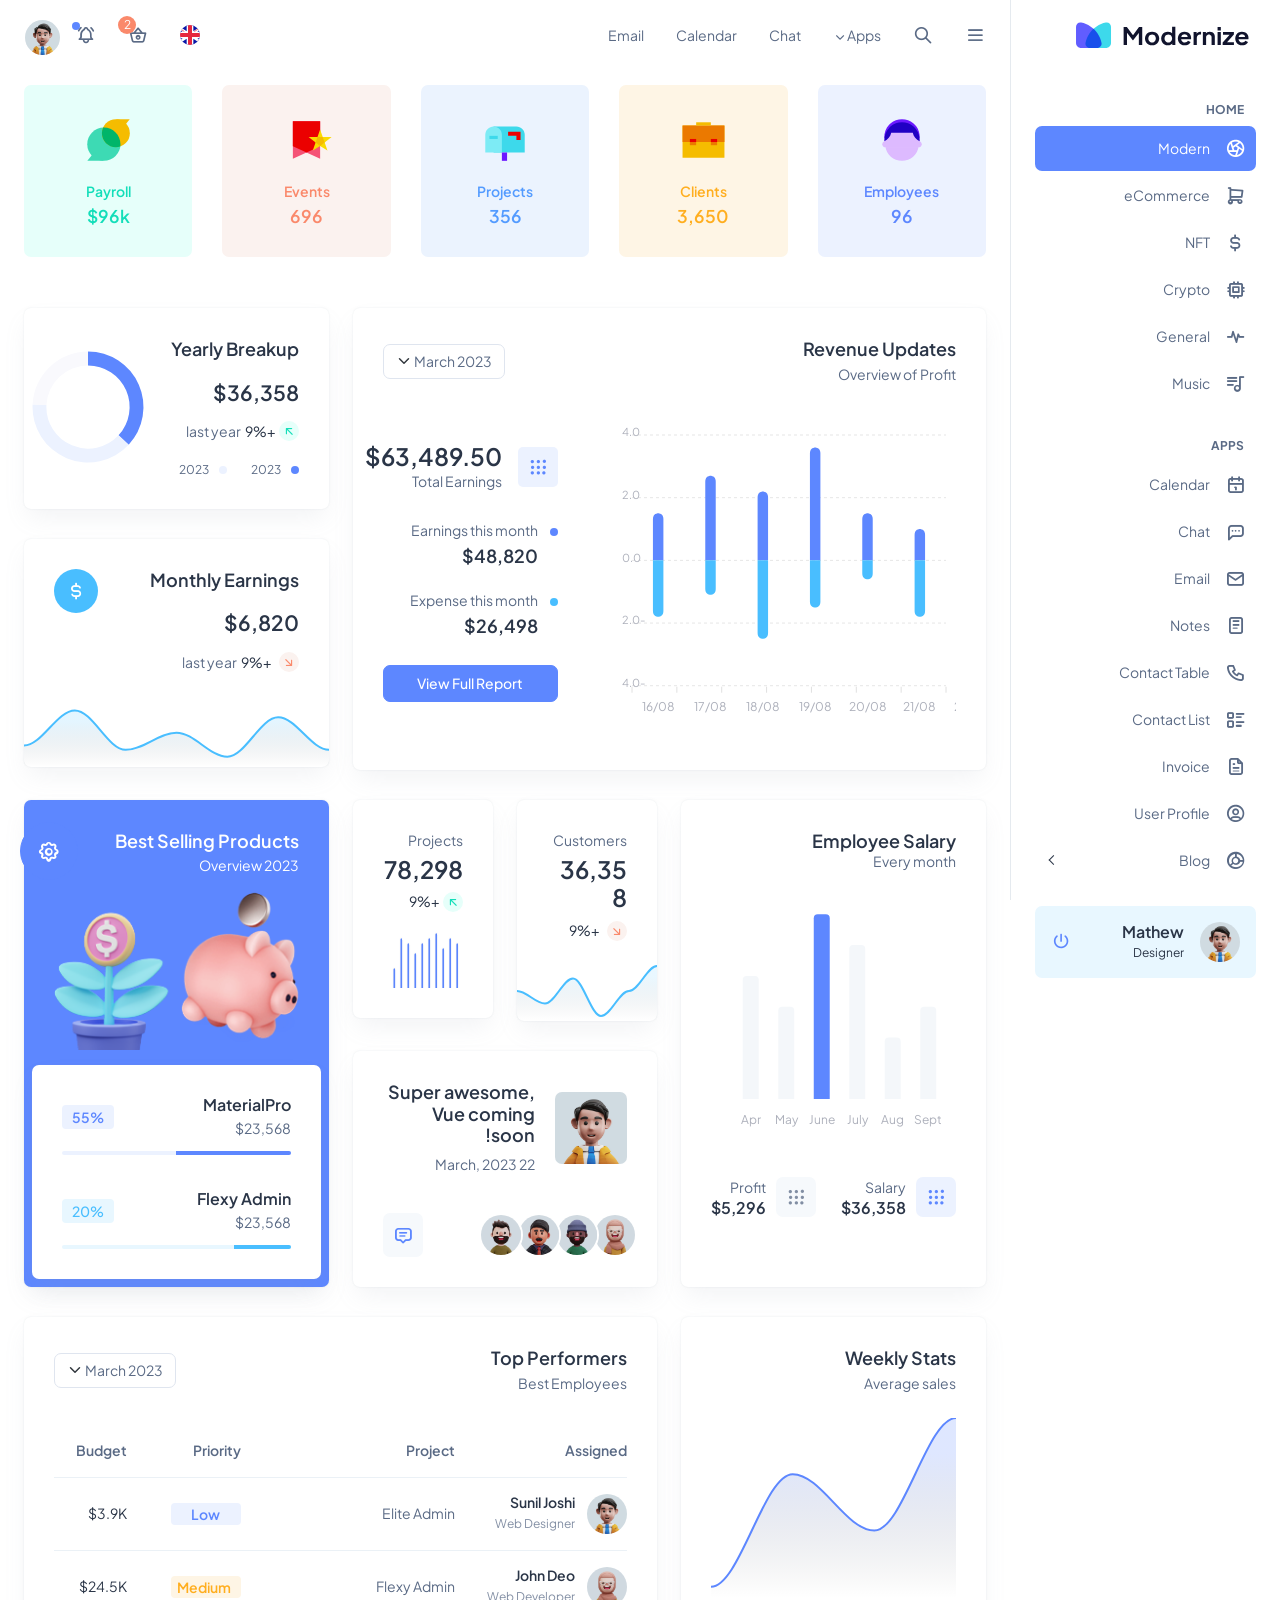
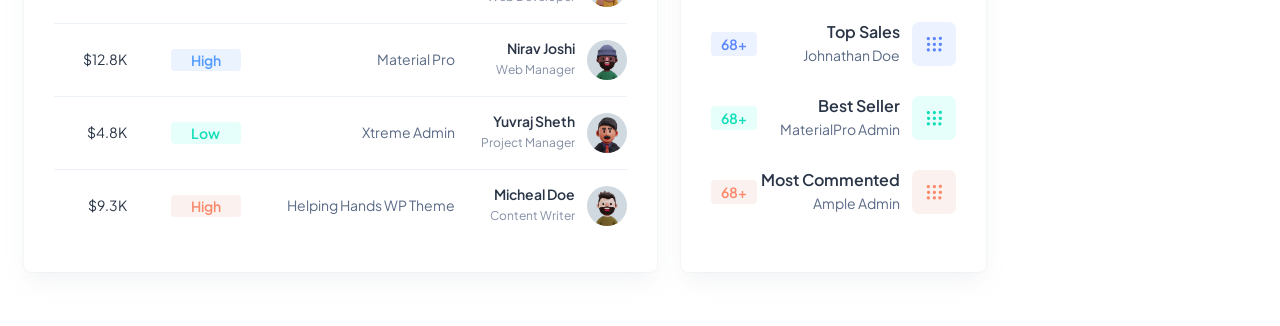
<file: public/backend/html/rtl/index.html>
<!DOCTYPE html>
<html lang="en" dir="rtl">
  <head>
    
    <!-- Title -->
    
    <title>Mordenize</title>

    
    <!-- Required Meta Tag -->
    
    <meta http-equiv="Content-Type" content="text/html; charset=UTF-8" />
    <meta name="viewport" content="width=device-width, initial-scale=1" />
    <meta name="handheldfriendly" content="true" />
    <meta name="MobileOptimized" content="width" />
    <meta name="description" content="Mordenize" />
    <meta name="author" content="" />
    <meta name="keywords" content="Mordenize" />
    <meta http-equiv="X-UA-Compatible" content="IE=edge" />

    
    <!-- Favicon -->
    
    <link rel="shortcut icon" type="image/png" href="../../dist/images/logos/favicon.ico" />
    
    
    <!-- Owl Carousel -->
    
    <link rel="stylesheet" href="../../dist/libs/owl.carousel/dist/assets/owl.carousel.min.css">

    
    <!-- Core Css -->
    
    
    <link id="themeColors" rel="stylesheet" href="../../dist/css/style.min.css" />
  </head>

  <body>
    
    <!-- Preloader -->
    
    <div class="preloader">
      <img src="../../dist/images/logos/favicon.ico" alt="loader" class="lds-ripple img-fluid" />
    </div>
    
    <!-- Body Wrapper -->
    
    <div
      class="page-wrapper"
      id="main-wrapper"
      data-layout="vertical"
      data-navbarbg="skin6"
      data-sidebartype="full"
      data-sidebar-position="fixed"
      data-header-position="fixed"
    >
      
      <!-- Sidebar Start -->
      
      <aside class="left-sidebar">
        <!-- Sidebar scroll-->
        <div>
          <div class="brand-logo d-flex align-items-center justify-content-between">
            <a href="./index.html" class="text-nowrap logo-img">
              <img src="../../dist/images/logos/dark-logo.svg" class="dark-logo" width="180" alt="" />
              <img src="../../dist/images/logos/light-logo.svg" class="light-logo"  width="180" alt="" />
            </a>
            <div class="close-btn d-lg-none d-block sidebartoggler cursor-pointer" id="sidebarCollapse">
              <i class="ti ti-x fs-8 text-muted"></i>
            </div>
          </div>
          <!-- Sidebar navigation-->
          <nav class="sidebar-nav scroll-sidebar" data-simplebar>
            <ul id="sidebarnav">
              <!-- ============================= -->
              <!-- Home -->
              <!-- ============================= -->
              <li class="nav-small-cap">
                <i class="ti ti-dots nav-small-cap-icon fs-4"></i>
                <span class="hide-menu">Home</span>
              </li>
              <!-- =================== -->
              <!-- Dashboard -->
              <!-- =================== -->
              <li class="sidebar-item">
                <a class="sidebar-link" href="./index.html" aria-expanded="false">
                  <span>
                    <i class="ti ti-aperture"></i>
                  </span>
                  <span class="hide-menu">Modern</span>
                </a>
              </li>
              <li class="sidebar-item">
                <a class="sidebar-link" href="./index2.html" aria-expanded="false">
                  <span>
                    <i class="ti ti-shopping-cart"></i>
                  </span>
                  <span class="hide-menu">eCommerce</span>
                </a>
              </li>
              <li class="sidebar-item">
                <a class="sidebar-link" href="./index3.html" aria-expanded="false">
                  <span>
                    <i class="ti ti-currency-dollar"></i>
                  </span>
                  <span class="hide-menu">NFT</span>
                </a>
              </li>
              <li class="sidebar-item">
                <a class="sidebar-link" href="./index4.html" aria-expanded="false">
                  <span>
                    <i class="ti ti-cpu"></i>
                  </span>
                  <span class="hide-menu">Crypto</span>
                </a>
              </li>
              <li class="sidebar-item">
                <a class="sidebar-link" href="./index5.html" aria-expanded="false">
                  <span>
                    <i class="ti ti-activity-heartbeat"></i>
                  </span>
                  <span class="hide-menu">General</span>
                </a>
              </li>
              <li class="sidebar-item">
                <a class="sidebar-link" href="./index6.html" aria-expanded="false">
                  <span>
                    <i class="ti ti-playlist"></i>
                  </span>
                  <span class="hide-menu">Music</span>
                </a>
              </li>
              <!-- ============================= -->
              <!-- Apps -->
              <!-- ============================= -->
              <li class="nav-small-cap">
                <i class="ti ti-dots nav-small-cap-icon fs-4"></i>
                <span class="hide-menu">Apps</span>
              </li>
              <li class="sidebar-item">
                <a class="sidebar-link" href="./app-calendar.html" aria-expanded="false">
                  <span>
                    <i class="ti ti-calendar"></i>
                  </span>
                  <span class="hide-menu">Calendar</span>
                </a>
              </li>
              <li class="sidebar-item">
                <a class="sidebar-link" href="./app-chat.html" aria-expanded="false">
                  <span>
                    <i class="ti ti-message-dots"></i>
                  </span>
                  <span class="hide-menu">Chat</span>
                </a>
              </li>
              <li class="sidebar-item">
                <a class="sidebar-link" href="./app-email.html" aria-expanded="false">
                  <span>
                    <i class="ti ti-mail"></i>
                  </span>
                  <span class="hide-menu">Email</span>
                </a>
              </li>
              <li class="sidebar-item">
                <a class="sidebar-link" href="./app-notes.html" aria-expanded="false">
                  <span>
                    <i class="ti ti-notes"></i>
                  </span>
                  <span class="hide-menu">Notes</span>
                </a>
              </li>
              <li class="sidebar-item">
                <a class="sidebar-link" href="./app-contact.html" aria-expanded="false">
                  <span>
                    <i class="ti ti-phone"></i>
                  </span>
                  <span class="hide-menu">Contact Table</span>
                </a>
              </li>
              <li class="sidebar-item">
                <a class="sidebar-link" href="./app-contact2.html" aria-expanded="false">
                  <span>
                    <i class="ti ti-list-details"></i>
                  </span>
                  <span class="hide-menu">Contact List</span>
                </a>
              </li>
              <li class="sidebar-item">
                <a class="sidebar-link" href="./app-invoice.html" aria-expanded="false">
                  <span>
                    <i class="ti ti-file-text"></i>
                  </span>
                  <span class="hide-menu">Invoice</span>
                </a>
              </li>
              <li class="sidebar-item">
                <a class="sidebar-link" href="./page-user-profile.html" aria-expanded="false">
                  <span>
                    <i class="ti ti-user-circle"></i>
                  </span>
                  <span class="hide-menu">User Profile</span>
                </a>
              </li>
              <li class="sidebar-item">
                <a class="sidebar-link has-arrow" href="#" aria-expanded="false">
                  <span class="d-flex">
                    <i class="ti ti-chart-donut-3"></i>
                  </span>
                  <span class="hide-menu">Blog</span>
                </a>
                <ul aria-expanded="false" class="collapse first-level">
                  <li class="sidebar-item">
                    <a href="./blog-posts.html" class="sidebar-link">
                      <div class="round-16 d-flex align-items-center justify-content-center">
                        <i class="ti ti-circle"></i>
                      </div>
                      <span class="hide-menu">Posts</span>
                    </a>
                  </li>
                  <li class="sidebar-item">
                    <a href="./blog-detail.html" class="sidebar-link">
                      <div class="round-16 d-flex align-items-center justify-content-center">
                        <i class="ti ti-circle"></i>
                      </div>
                      <span class="hide-menu">Details</span>
                    </a>
                  </li>
                </ul>
              </li>
              <li class="sidebar-item">
                <a class="sidebar-link has-arrow" href="#" aria-expanded="false">
                  <span class="d-flex">
                    <i class="ti ti-basket"></i>
                  </span>
                  <span class="hide-menu">Ecommerce</span>
                </a>
                <ul aria-expanded="false" class="collapse first-level">
                  <li class="sidebar-item">
                    <a href="./eco-shop.html" class="sidebar-link">
                      <div class="round-16 d-flex align-items-center justify-content-center">
                        <i class="ti ti-circle"></i>
                      </div>
                      <span class="hide-menu">Shop</span>
                    </a>
                  </li>
                  <li class="sidebar-item">
                    <a href="./eco-shop-detail.html" class="sidebar-link">
                      <div class="round-16 d-flex align-items-center justify-content-center">
                        <i class="ti ti-circle"></i>
                      </div>
                      <span class="hide-menu">Details</span>
                    </a>
                  </li>
                  <li class="sidebar-item">
                    <a href="./eco-product-list.html" class="sidebar-link">
                      <div class="round-16 d-flex align-items-center justify-content-center">
                        <i class="ti ti-circle"></i>
                      </div>
                      <span class="hide-menu">List</span>
                    </a>
                  </li>
                  <li class="sidebar-item">
                    <a href="./eco-checkout.html" class="sidebar-link">
                      <div class="round-16 d-flex align-items-center justify-content-center">
                        <i class="ti ti-circle"></i>
                      </div>
                      <span class="hide-menu">Checkout</span>
                    </a>
                  </li>
                </ul>
              </li>
              <!-- ============================= -->
              <!-- PAGES -->
              <!-- ============================= -->
              <li class="nav-small-cap">
                <i class="ti ti-dots nav-small-cap-icon fs-4"></i>
                <span class="hide-menu">PAGES</span>
              </li>
              <li class="sidebar-item">
                <a class="sidebar-link" href="./page-pricing.html" aria-expanded="false">
                  <span>
                    <i class="ti ti-currency-dollar"></i>
                  </span>
                  <span class="hide-menu">Pricing</span>
                </a>
              </li>
              <li class="sidebar-item">
                <a class="sidebar-link" href="./page-faq.html" aria-expanded="false">
                  <span>
                    <i class="ti ti-help"></i>
                  </span>
                  <span class="hide-menu">FAQ</span>
                </a>
              </li>
              <li class="sidebar-item">
                <a class="sidebar-link" href="./page-account-settings.html" aria-expanded="false">
                  <span>
                    <i class="ti ti-user-circle"></i>
                  </span>
                  <span class="hide-menu">Account Setting</span>
                </a>
              </li>
              <li class="sidebar-item">
                <a class="sidebar-link" href="../../../landingpage/index.html" aria-expanded="false">
                  <span>
                    <i class="ti ti-app-window"></i>
                  </span>
                  <span class="hide-menu">Landing Page</span>
                </a>
              </li>
              <li class="sidebar-item">
                <a class="sidebar-link has-arrow" href="#" aria-expanded="false">
                  <span class="d-flex">
                    <i class="ti ti-layout"></i>
                  </span>
                  <span class="hide-menu">Widgets</span>
                </a>
                <ul aria-expanded="false" class="collapse first-level">
                  <li class="sidebar-item">
                    <a href="./widgets-cards.html" class="sidebar-link">
                      <div class="round-16 d-flex align-items-center justify-content-center">
                        <i class="ti ti-circle"></i>
                      </div>
                      <span class="hide-menu">Cards</span>
                    </a>
                  </li>
                  <li class="sidebar-item">
                    <a href="./widgets-banners.html" class="sidebar-link">
                      <div class="round-16 d-flex align-items-center justify-content-center">
                        <i class="ti ti-circle"></i>
                      </div>
                      <span class="hide-menu">Banner</span>
                    </a>
                  </li>
                  <li class="sidebar-item">
                    <a href="./widgets-charts.html" class="sidebar-link">
                      <div class="round-16 d-flex align-items-center justify-content-center">
                        <i class="ti ti-circle"></i>
                      </div>
                      <span class="hide-menu">Charts</span>
                    </a>
                  </li>
                  <li class="sidebar-item">
                    <a href="./widgets-feeds.html" class="sidebar-link">
                      <div class="round-16 d-flex align-items-center justify-content-center">
                        <i class="ti ti-circle"></i>
                      </div>
                      <span class="hide-menu">Feed Widgets</span>
                    </a>
                  </li>
                  <li class="sidebar-item">
                    <a href="./widgets-apps.html" class="sidebar-link">
                      <div class="round-16 d-flex align-items-center justify-content-center">
                        <i class="ti ti-circle"></i>
                      </div>
                      <span class="hide-menu">Apps Widgets</span>
                    </a>
                  </li>
                  <li class="sidebar-item">
                    <a href="./widgets-data.html" class="sidebar-link">
                      <div class="round-16 d-flex align-items-center justify-content-center">
                        <i class="ti ti-circle"></i>
                      </div>
                      <span class="hide-menu">Data Widgets</span>
                    </a>
                  </li>
                </ul>
              </li>
              <!-- ============================= -->
              <!-- UI -->
              <!-- ============================= -->
              <li class="nav-small-cap">
                <i class="ti ti-dots nav-small-cap-icon fs-4"></i>
                <span class="hide-menu">UI</span>
              </li>
              <!-- =================== -->
              <!-- UI Elements -->
              <!-- =================== -->
              <li class="sidebar-item">
                <a class="sidebar-link has-arrow" href="#" aria-expanded="false">
                  <span class="d-flex">
                    <i class="ti ti-layout-grid"></i>
                  </span>
                  <span class="hide-menu">UI Elements</span>
                </a>
                <ul aria-expanded="false" class="collapse first-level">
                  <li class="sidebar-item">
                    <a href="./ui-accordian.html" class="sidebar-link">
                      <div class="round-16 d-flex align-items-center justify-content-center">
                        <i class="ti ti-circle"></i>
                      </div>
                      <span class="hide-menu">Accordian</span>
                    </a>
                  </li>
                  <li class="sidebar-item">
                    <a href="./ui-badge.html" class="sidebar-link">
                      <div class="round-16 d-flex align-items-center justify-content-center">
                        <i class="ti ti-circle"></i>
                      </div>
                      <span class="hide-menu">Badge</span>
                    </a>
                  </li>
                  <li class="sidebar-item">
                    <a href="./ui-buttons.html" class="sidebar-link">
                      <div class="round-16 d-flex align-items-center justify-content-center">
                        <i class="ti ti-circle"></i>
                      </div>
                      <span class="hide-menu">Buttons</span>
                    </a>
                  </li>
                  <li class="sidebar-item">
                    <a href="./ui-dropdowns.html" class="sidebar-link">
                      <div class="round-16 d-flex align-items-center justify-content-center">
                        <i class="ti ti-circle"></i>
                      </div>
                      <span class="hide-menu">Dropdowns</span>
                    </a>
                  </li>
                  <li class="sidebar-item">
                    <a href="./ui-modals.html" class="sidebar-link">
                      <div class="round-16 d-flex align-items-center justify-content-center">
                        <i class="ti ti-circle"></i>
                      </div>
                      <span class="hide-menu">Modals</span>
                    </a>
                  </li>
                  <li class="sidebar-item">
                    <a href="./ui-tab.html" class="sidebar-link">
                      <div class="round-16 d-flex align-items-center justify-content-center">
                        <i class="ti ti-circle"></i>
                      </div>
                      <span class="hide-menu">Tab</span>
                    </a>
                  </li>
                  <li class="sidebar-item">
                    <a href="./ui-tooltip-popover.html" class="sidebar-link">
                      <div class="round-16 d-flex align-items-center justify-content-center">
                        <i class="ti ti-circle"></i>
                      </div>
                      <span class="hide-menu">Tooltip & Popover</span>
                    </a>
                  </li>
                  <li class="sidebar-item">
                    <a href="./ui-notification.html" class="sidebar-link">
                      <div class="round-16 d-flex align-items-center justify-content-center">
                        <i class="ti ti-circle"></i>
                      </div>
                      <span class="hide-menu">Notification</span>
                    </a>
                  </li>
                  <li class="sidebar-item">
                    <a href="./ui-progressbar.html" class="sidebar-link">
                      <div class="round-16 d-flex align-items-center justify-content-center">
                        <i class="ti ti-circle"></i>
                      </div>
                      <span class="hide-menu">Progressbar</span>
                    </a>
                  </li>
                  <li class="sidebar-item">
                    <a href="./ui-pagination.html" class="sidebar-link">
                      <div class="round-16 d-flex align-items-center justify-content-center">
                        <i class="ti ti-circle"></i>
                      </div>
                      <span class="hide-menu">Pagination</span>
                    </a>
                  </li>
                  <li class="sidebar-item">
                    <a href="./ui-typography.html" class="sidebar-link">
                      <div class="round-16 d-flex align-items-center justify-content-center">
                        <i class="ti ti-circle"></i>
                      </div>
                      <span class="hide-menu">Typography</span>
                    </a>
                  </li>
                  <li class="sidebar-item">
                    <a href="./ui-bootstrap-ui.html" class="sidebar-link">
                      <div class="round-16 d-flex align-items-center justify-content-center">
                        <i class="ti ti-circle"></i>
                      </div>
                      <span class="hide-menu">Bootstrap UI</span>
                    </a>
                  </li>
                  <li class="sidebar-item">
                    <a href="./ui-breadcrumb.html" class="sidebar-link">
                      <div class="round-16 d-flex align-items-center justify-content-center">
                        <i class="ti ti-circle"></i>
                      </div>
                      <span class="hide-menu">Breadcrumb</span>
                    </a>
                  </li>
                  <li class="sidebar-item">
                    <a href="./ui-offcanvas.html" class="sidebar-link">
                      <div class="round-16 d-flex align-items-center justify-content-center">
                        <i class="ti ti-circle"></i>
                      </div>
                      <span class="hide-menu">Offcanvas</span>
                    </a>
                  </li>
                  <li class="sidebar-item">
                    <a href="./ui-lists.html" class="sidebar-link">
                      <div class="round-16 d-flex align-items-center justify-content-center">
                        <i class="ti ti-circle"></i>
                      </div>
                      <span class="hide-menu">Lists</span>
                    </a>
                  </li>
                  <li class="sidebar-item">
                    <a href="./ui-grid.html" class="sidebar-link">
                      <div class="round-16 d-flex align-items-center justify-content-center">
                        <i class="ti ti-circle"></i>
                      </div>
                      <span class="hide-menu">Grid</span>
                    </a>
                  </li>
                  <li class="sidebar-item">
                    <a href="./ui-carousel.html" class="sidebar-link">
                      <div class="round-16 d-flex align-items-center justify-content-center">
                        <i class="ti ti-circle"></i>
                      </div>
                      <span class="hide-menu">Carousel</span>
                    </a>
                  </li>
                  <li class="sidebar-item">
                    <a href="./ui-scrollspy.html" class="sidebar-link">
                      <div class="round-16 d-flex align-items-center justify-content-center">
                        <i class="ti ti-circle"></i>
                      </div>
                      <span class="hide-menu">Scrollspy</span>
                    </a>
                  </li>
                  <li class="sidebar-item">
                    <a href="./ui-spinner.html" class="sidebar-link">
                      <div class="round-16 d-flex align-items-center justify-content-center">
                        <i class="ti ti-circle"></i>
                      </div>
                      <span class="hide-menu">Spinner</span>
                    </a>
                  </li>
                  <li class="sidebar-item mb-3">
                    <a href="./ui-link.html" class="sidebar-link">
                      <div class="round-16 d-flex align-items-center justify-content-center">
                        <i class="ti ti-circle"></i>
                      </div>
                      <span class="hide-menu">Link</span>
                    </a>
                  </li>
                </ul>
              </li>

              <!-- ============================= -->
              <!-- Cards -->
              <!-- ============================= -->
              <li class="sidebar-item">
                <a class="sidebar-link has-arrow" href="#" aria-expanded="false">
                  <span class="d-flex">
                    <i class="ti ti-cards"></i>
                  </span>
                  <span class="hide-menu">Cards</span>
                </a>
                <ul aria-expanded="false" class="collapse first-level">
                  <li class="sidebar-item">
                    <a href="./ui-cards.html" class="sidebar-link">
                      <div class="round-16 d-flex align-items-center justify-content-center">
                        <i class="ti ti-circle"></i>
                      </div>
                      <span class="hide-menu">Basic Cards</span>
                    </a>
                  </li>
                  <li class="sidebar-item">
                    <a href="./ui-card-customs.html" class="sidebar-link">
                      <div class="round-16 d-flex align-items-center justify-content-center">
                        <i class="ti ti-circle"></i>
                      </div>
                      <span class="hide-menu">Custom Cards</span>
                    </a>
                  </li>
                  <li class="sidebar-item">
                    <a href="./ui-card-weather.html" class="sidebar-link">
                      <div class="round-16 d-flex align-items-center justify-content-center">
                        <i class="ti ti-circle"></i>
                      </div>
                      <span class="hide-menu">Weather Cards</span>
                    </a>
                  </li>
                  <li class="sidebar-item">
                    <a href="./ui-card-draggable.html" class="sidebar-link">
                      <div class="round-16 d-flex align-items-center justify-content-center">
                        <i class="ti ti-circle"></i>
                      </div>
                      <span class="hide-menu">Draggable Cards</span>
                    </a>
                  </li>
                </ul>
              </li>

              <!-- ============================= -->
              <!-- Component -->
              <!-- ============================= -->
              <li class="sidebar-item">
                <a class="sidebar-link has-arrow" href="#" aria-expanded="false">
                  <span class="d-flex">
                    <i class="ti ti-components"></i>
                  </span>
                  <span class="hide-menu">Component</span>
                </a>
                <ul aria-expanded="false" class="collapse first-level">
                  <li class="sidebar-item">
                    <a href="./component-sweetalert.html" class="sidebar-link">
                      <div class="round-16 d-flex align-items-center justify-content-center">
                        <i class="ti ti-circle"></i>
                      </div>
                      <span class="hide-menu">Sweet Alert</span>
                    </a>
                  </li>
                  <li class="sidebar-item">
                    <a href="./component-nestable.html" class="sidebar-link">
                      <div class="round-16 d-flex align-items-center justify-content-center">
                        <i class="ti ti-circle"></i>
                      </div>
                      <span class="hide-menu">Nestable</span>
                    </a>
                  </li>
                  <li class="sidebar-item">
                    <a href="./component-noui-slider.html" class="sidebar-link">
                      <div class="round-16 d-flex align-items-center justify-content-center">
                        <i class="ti ti-circle"></i>
                      </div>
                      <span class="hide-menu">Noui slider</span>
                    </a>
                  </li>
                  <li class="sidebar-item">
                    <a href="./component-rating.html" class="sidebar-link">
                      <div class="round-16 d-flex align-items-center justify-content-center">
                        <i class="ti ti-circle"></i>
                      </div>
                      <span class="hide-menu">Rating</span>
                    </a>
                  </li>
                  <li class="sidebar-item">
                    <a href="./component-toastr.html" class="sidebar-link">
                      <div class="round-16 d-flex align-items-center justify-content-center">
                        <i class="ti ti-circle"></i>
                      </div>
                      <span class="hide-menu">Toastr</span>
                    </a>
                  </li>
                </ul>
              </li>

              <!-- ============================= -->
              <!-- Forms -->
              <!-- ============================= -->
              <li class="nav-small-cap">
                <i class="ti ti-dots nav-small-cap-icon fs-4"></i>
                <span class="hide-menu">Forms</span>
              </li>
              <!-- =================== -->
              <!-- Form Elements -->
              <!-- =================== -->
              <li class="sidebar-item">
                <a class="sidebar-link has-arrow" href="#" aria-expanded="false">
                  <span class="d-flex">
                    <i class="ti ti-file-text"></i>
                  </span>
                  <span class="hide-menu">Form Elements</span>
                </a>
                <ul aria-expanded="false" class="collapse first-level">
                  <li class="sidebar-item">
                    <a href="./form-inputs.html" class="sidebar-link">
                      <div class="round-16 d-flex align-items-center justify-content-center">
                        <i class="ti ti-circle"></i>
                      </div>
                      <span class="hide-menu">Forms Input</span>
                    </a>
                  </li>
                  <li class="sidebar-item">
                    <a href="./form-input-groups.html" class="sidebar-link">
                      <div class="round-16 d-flex align-items-center justify-content-center">
                        <i class="ti ti-circle"></i>
                      </div>
                      <span class="hide-menu">Input Groups</span>
                    </a>
                  </li>
                  <li class="sidebar-item">
                    <a href="./form-input-grid.html" class="sidebar-link">
                      <div class="round-16 d-flex align-items-center justify-content-center">
                        <i class="ti ti-circle"></i>
                      </div>
                      <span class="hide-menu">Input Grid</span>
                    </a>
                  </li>
                  <li class="sidebar-item">
                    <a href="./form-checkbox-radio.html" class="sidebar-link">
                      <div class="round-16 d-flex align-items-center justify-content-center">
                        <i class="ti ti-circle"></i>
                      </div>
                      <span class="hide-menu">Checkbox & Radios</span>
                    </a>
                  </li>
                  <li class="sidebar-item">
                    <a href="./form-bootstrap-touchspin.html" class="sidebar-link">
                      <div class="round-16 d-flex align-items-center justify-content-center">
                        <i class="ti ti-circle"></i>
                      </div>
                      <span class="hide-menu">Bootstrap Touchspin</span>
                    </a>
                  </li>
                  <li class="sidebar-item">
                    <a href="./form-bootstrap-switch.html" class="sidebar-link">
                      <div class="round-16 d-flex align-items-center justify-content-center">
                        <i class="ti ti-circle"></i>
                      </div>
                      <span class="hide-menu">Bootstrap Switch</span>
                    </a>
                  </li>
                  <li class="sidebar-item">
                    <a href="./form-select2.html" class="sidebar-link">
                      <div class="round-16 d-flex align-items-center justify-content-center">
                        <i class="ti ti-circle"></i>
                      </div>
                      <span class="hide-menu">Select2</span>
                    </a>
                  </li>
                  <li class="sidebar-item mb-3">
                    <a href="./form-dual-listbox.html" class="sidebar-link">
                      <div class="round-16 d-flex align-items-center justify-content-center">
                        <i class="ti ti-circle"></i>
                      </div>
                      <span class="hide-menu">Dual Listbox</span>
                    </a>
                  </li>
                </ul>
              </li>

              <!-- =================== -->
              <!-- Form Addons -->
              <!-- =================== -->
              <li class="sidebar-item">
                <a class="sidebar-link has-arrow" href="#" aria-expanded="false">
                  <span class="d-flex">
                    <i class="ti ti-qrcode"></i>
                  </span>
                  <span class="hide-menu">Form Addons</span>
                </a>
                <ul aria-expanded="false" class="collapse first-level">
                  <li class="sidebar-item">
                    <a href="./form-paginator.html" class="sidebar-link">
                      <div class="round-16 d-flex align-items-center justify-content-center">
                        <i class="ti ti-circle"></i>
                      </div>
                      <span class="hide-menu">Paginator</span>
                    </a>
                  </li>
                  <li class="sidebar-item">
                    <a href="./form-img-cropper.html" class="sidebar-link">
                      <div class="round-16 d-flex align-items-center justify-content-center">
                        <i class="ti ti-circle"></i>
                      </div>
                      <span class="hide-menu">Image Cropper</span>
                    </a>
                  </li>
                  <li class="sidebar-item">
                    <a href="./form-dropzone.html" class="sidebar-link">
                      <div class="round-16 d-flex align-items-center justify-content-center">
                        <i class="ti ti-circle"></i>
                      </div>
                      <span class="hide-menu">Dropzone</span>
                    </a>
                  </li>
                  <li class="sidebar-item">
                    <a href="./form-mask.html" class="sidebar-link">
                      <div class="round-16 d-flex align-items-center justify-content-center">
                        <i class="ti ti-circle"></i>
                      </div>
                      <span class="hide-menu">Form Mask</span>
                    </a>
                  </li>
                  <li class="sidebar-item">
                    <a href="./form-typeahead.html" class="sidebar-link">
                      <div class="round-16 d-flex align-items-center justify-content-center">
                        <i class="ti ti-circle"></i>
                      </div>
                      <span class="hide-menu">Form Typehead</span>
                    </a>
                  </li>
                </ul>
              </li>

              <!-- =================== -->
              <!-- Form Validation -->
              <!-- =================== -->
              <li class="sidebar-item">
                <a class="sidebar-link has-arrow" href="#" aria-expanded="false">
                  <span class="d-flex">
                    <i class="ti ti-alert-circle"></i>
                  </span>
                  <span class="hide-menu">Form Validation</span>
                </a>
                <ul aria-expanded="false" class="collapse first-level">
                  <li class="sidebar-item">
                    <a href="./form-bootstrap-validation.html" class="sidebar-link">
                      <div class="round-16 d-flex align-items-center justify-content-center">
                        <i class="ti ti-circle"></i>
                      </div>
                      <span class="hide-menu">Bootstrap Validation</span>
                    </a>
                  </li>
                  <li class="sidebar-item">
                    <a href="./form-custom-validation.html" class="sidebar-link">
                      <div class="round-16 d-flex align-items-center justify-content-center">
                        <i class="ti ti-circle"></i>
                      </div>
                      <span class="hide-menu">Custom Validation</span>
                    </a>
                  </li>
                </ul>
              </li>

              <!-- =================== -->
              <!-- Form Pickers -->
              <!-- =================== -->
              <li class="sidebar-item">
                <a class="sidebar-link has-arrow" href="#" aria-expanded="false">
                  <span class="d-flex">
                    <i class="ti ti-file-pencil"></i>
                  </span>
                  <span class="hide-menu">Form Pickers</span>
                </a>
                <ul aria-expanded="false" class="collapse first-level">
                  <li class="sidebar-item">
                    <a href="./form-picker-colorpicker.html" class="sidebar-link">
                      <div class="round-16 d-flex align-items-center justify-content-center">
                        <i class="ti ti-circle"></i>
                      </div>
                      <span class="hide-menu">Colorpicker</span>
                    </a>
                  </li>
                  <li class="sidebar-item">
                    <a href="./form-picker-datetimepicker.html" class="sidebar-link">
                      <div class="round-16 d-flex align-items-center justify-content-center">
                        <i class="ti ti-circle"></i>
                      </div>
                      <span class="hide-menu">Datetimepicker</span>
                    </a>
                  </li>
                  <li class="sidebar-item">
                    <a href="./form-picker-bootstrap-rangepicker.html" class="sidebar-link">
                      <div class="round-16 d-flex align-items-center justify-content-center">
                        <i class="ti ti-circle"></i>
                      </div>
                      <span class="hide-menu">Bootstrap Rangepicker</span>
                    </a>
                  </li>
                  <li class="sidebar-item">
                    <a href="./form-picker-bootstrap-datepicker.html" class="sidebar-link">
                      <div class="round-16 d-flex align-items-center justify-content-center">
                        <i class="ti ti-circle"></i>
                      </div>
                      <span class="hide-menu">Bootstrap Datepicker</span>
                    </a>
                  </li>
                  <li class="sidebar-item">
                    <a href="./form-picker-material-datepicker.html" class="sidebar-link">
                      <div class="round-16 d-flex align-items-center justify-content-center">
                        <i class="ti ti-circle"></i>
                      </div>
                      <span class="hide-menu">Material Datepicker</span>
                    </a>
                  </li>
                </ul>
              </li>

              <!-- =================== -->
              <!-- Form Editor -->
              <!-- =================== -->
              <li class="sidebar-item">
                <a class="sidebar-link has-arrow" href="#" aria-expanded="false">
                  <span class="d-flex">
                    <i class="ti ti-dna"></i>
                  </span>
                  <span class="hide-menu">Form Editor</span>
                </a>
                <ul aria-expanded="false" class="collapse first-level">
                  <li class="sidebar-item">
                    <a href="./form-editor-ckeditor.html" class="sidebar-link">
                      <div class="round-16 d-flex align-items-center justify-content-center">
                        <i class="ti ti-circle"></i>
                      </div>
                      <span class="hide-menu">Ck Editor</span>
                    </a>
                  </li>
                  <li class="sidebar-item">
                    <a href="./form-editor-quill.html" class="sidebar-link">
                      <div class="round-16 d-flex align-items-center justify-content-center">
                        <i class="ti ti-circle"></i>
                      </div>
                      <span class="hide-menu">Quill Editor</span>
                    </a>
                  </li>
                  <li class="sidebar-item">
                    <a href="./form-editor-summernote.html" class="sidebar-link">
                      <div class="round-16 d-flex align-items-center justify-content-center">
                        <i class="ti ti-circle"></i>
                      </div>
                      <span class="hide-menu">Summernote Editor</span>
                    </a>
                  </li>
                  <li class="sidebar-item">
                    <a href="./form-editor-tinymce.html" class="sidebar-link">
                      <div class="round-16 d-flex align-items-center justify-content-center">
                        <i class="ti ti-circle"></i>
                      </div>
                      <span class="hide-menu">Tinymce Edtor</span>
                    </a>
                  </li>
                </ul>
              </li>

              <!-- =================== -->
              <!-- Form Input -->
              <!-- =================== -->
              <li class="sidebar-item">
                <a class="sidebar-link" href="./form-basic.html" aria-expanded="false">
                  <span class="d-flex">
                    <i class="ti ti-archive"></i>
                  </span>
                  <span class="hide-menu">Basic Form</span>
                </a>
              </li>
              <li class="sidebar-item">
                <a class="sidebar-link" href="./form-vertical.html" aria-expanded="false">
                  <span class="d-flex">
                    <i class="ti ti-box-align-left"></i>
                  </span>
                  <span class="hide-menu">Form Vertical</span>
                </a>
              </li>
              <li class="sidebar-item">
                <a class="sidebar-link" href="./form-horizontal.html" aria-expanded="false">
                  <span class="d-flex">
                    <i class="ti ti-box-align-bottom"></i>
                  </span>
                  <span class="hide-menu">Form Horizontal</span>
                </a>
              </li>
              <li class="sidebar-item">
                <a class="sidebar-link" href="./form-actions.html" aria-expanded="false">
                  <span class="d-flex">
                    <i class="ti ti-file-export"></i>
                  </span>
                  <span class="hide-menu">Form Actions</span>
                </a>
              </li>
              <li class="sidebar-item">
                <a class="sidebar-link" href="./form-row-separator.html" aria-expanded="false">
                  <span class="d-flex">
                    <i class="ti ti-separator-horizontal"></i>
                  </span>
                  <span class="hide-menu">Row Separator</span>
                </a>
              </li>
              <li class="sidebar-item">
                <a class="sidebar-link" href="./form-bordered.html" aria-expanded="false">
                  <span class="d-flex">
                    <i class="ti ti-border-outer"></i>
                  </span>
                  <span class="hide-menu">Form Bordered</span>
                </a>
              </li>
              <li class="sidebar-item">
                <a class="sidebar-link" href="./form-detail.html" aria-expanded="false">
                  <span class="d-flex">
                    <i class="ti ti-file-description"></i>
                  </span>
                  <span class="hide-menu">Form Detail</span>
                </a>
              </li>
              <li class="sidebar-item">
                <a class="sidebar-link" href="./form-striped-row.html" aria-expanded="false">
                  <span class="d-flex">
                    <i class="ti ti-file-analytics"></i>
                  </span>
                  <span class="hide-menu">Striped Rows</span>
                </a>
              </li>
              <li class="sidebar-item">
                <a class="sidebar-link" href="./form-floating-input.html" aria-expanded="false">
                  <span class="d-flex">
                    <i class="ti ti-file-dots"></i>
                  </span>
                  <span class="hide-menu">Form Floating Input</span>
                </a>
              </li>
              <!-- =================== -->
              <!-- Form Wizard -->
              <!-- =================== -->
              <li class="sidebar-item">
                <a class="sidebar-link" href="./form-wizard.html" aria-expanded="false">
                  <span class="d-flex">
                    <i class="ti ti-files"></i>
                  </span>
                  <span class="hide-menu">Form Wizard</span>
                </a>
              </li>
              <!-- =================== -->
              <!-- Form Repeater -->
              <!-- =================== -->
              <li class="sidebar-item">
                <a class="sidebar-link" href="./form-repeater.html" aria-expanded="false">
                  <span class="d-flex">
                    <i class="ti ti-topology-star-3"></i>
                  </span>
                  <span class="hide-menu">Form Repeater</span>
                </a>
              </li>
              <!-- ============================= -->
              <!-- Tables -->
              <!-- ============================= -->
              <li class="nav-small-cap">
                <i class="ti ti-dots nav-small-cap-icon fs-4"></i>
                <span class="hide-menu">Tables</span>
              </li>
              <!-- =================== -->
              <!-- Bootstrap Table -->
              <!-- =================== -->
              <li class="sidebar-item">
                <a class="sidebar-link has-arrow" href="#" aria-expanded="false">
                  <span class="d-flex">
                    <i class="ti ti-layout-sidebar"></i>
                  </span>
                  <span class="hide-menu">Bootstrap Table</span>
                </a>
                <ul aria-expanded="false" class="collapse first-level">
                  <li class="sidebar-item">
                    <a href="./table-basic.html" class="sidebar-link">
                      <div class="round-16 d-flex align-items-center justify-content-center">
                        <i class="ti ti-circle"></i>
                      </div>
                      <span class="hide-menu">Basic Table</span>
                    </a>
                  </li>
                  <li class="sidebar-item">
                    <a href="./table-dark-basic.html" class="sidebar-link">
                      <div class="round-16 d-flex align-items-center justify-content-center">
                        <i class="ti ti-circle"></i>
                      </div>
                      <span class="hide-menu">Dark Basic Table</span>
                    </a>
                  </li>
                  <li class="sidebar-item">
                    <a href="./table-sizing.html" class="sidebar-link">
                      <div class="round-16 d-flex align-items-center justify-content-center">
                        <i class="ti ti-circle"></i>
                      </div>
                      <span class="hide-menu">Sizing Table</span>
                    </a>
                  </li>
                  <li class="sidebar-item mb-3">
                    <a href="./table-layout-coloured.html" class="sidebar-link">
                      <div class="round-16 d-flex align-items-center justify-content-center">
                        <i class="ti ti-circle"></i>
                      </div>
                      <span class="hide-menu">Coloured Table</span>
                    </a>
                  </li>
                </ul>
              </li>
              <!-- =================== -->
              <!-- Datatable -->
              <!-- =================== -->
              <li class="sidebar-item">
                <a class="sidebar-link has-arrow" href="#" aria-expanded="false">
                  <span class="d-flex">
                    <i class="ti ti-air-conditioning-disabled"></i>
                  </span>
                  <span class="hide-menu">Datatables</span>
                </a>
                <ul aria-expanded="false" class="collapse first-level">
                  <li class="sidebar-item">
                    <a href="./table-datatable-basic.html" class="sidebar-link">
                      <div class="round-16 d-flex align-items-center justify-content-center">
                        <i class="ti ti-circle"></i>
                      </div>
                      <span class="hide-menu">Basic Initialisation</span>
                    </a>
                  </li>
                  <li class="sidebar-item">
                    <a href="./table-datatable-api.html" class="sidebar-link">
                      <div class="round-16 d-flex align-items-center justify-content-center">
                        <i class="ti ti-circle"></i>
                      </div>
                      <span class="hide-menu">API</span>
                    </a>
                  </li>
                  <li class="sidebar-item">
                    <a href="./table-datatable-advanced.html" class="sidebar-link">
                      <div class="round-16 d-flex align-items-center justify-content-center">
                        <i class="ti ti-circle"></i>
                      </div>
                      <span class="hide-menu">Advanced Initialisation</span>
                    </a>
                  </li>
                </ul>
              </li>
              <!-- =================== -->
              <!-- Table Jsgrid -->
              <!-- =================== -->
              <li class="sidebar-item">
                <a class="sidebar-link" href="./table-jsgrid.html" aria-expanded="false">
                  <span class="d-flex">
                    <i class="ti ti-border-top"></i>
                  </span>
                  <span class="hide-menu">Table Jsgrid</span>
                </a>
              </li>
              <!-- =================== -->
              <!-- Table Responsive -->
              <!-- =================== -->
              <li class="sidebar-item">
                <a class="sidebar-link" href="./table-responsive.html" aria-expanded="false">
                  <span class="d-flex">
                    <i class="ti ti-border-style"></i>
                  </span>
                  <span class="hide-menu">Table Responsive</span>
                </a>
              </li>
              <!-- =================== -->
              <!-- Table Footable -->
              <!-- =================== -->
              <li class="sidebar-item">
                <a class="sidebar-link" href="./table-footable.html" aria-expanded="false">
                  <span class="d-flex">
                    <i class="ti ti-border-none"></i>
                  </span>
                  <span class="hide-menu">Table Footable</span>
                </a>
              </li>
              <!-- =================== -->
              <!-- Table Editable -->
              <!-- =================== -->
              <li class="sidebar-item">
                <a class="sidebar-link" href="./table-editable.html" aria-expanded="false">
                  <span class="d-flex">
                    <i class="ti ti-table-filled"></i>
                  </span>
                  <span class="hide-menu">Table Editable</span>
                </a>
              </li>
              <!-- =================== -->
              <!-- Table Bootstrap -->
              <!-- =================== -->
              <li class="sidebar-item">
                <a class="sidebar-link" href="./table-bootstrap.html" aria-expanded="false">
                  <span class="d-flex">
                    <i class="ti ti-border-outer"></i>
                  </span>
                  <span class="hide-menu">Table Bootstrap</span>
                </a>
              </li>
              <!-- ============================= -->
              <!-- Charts -->
              <!-- ============================= -->
              <li class="nav-small-cap">
                <i class="ti ti-dots nav-small-cap-icon fs-4"></i>
                <span class="hide-menu">Charts</span>
              </li>
              <!-- =================== -->
              <!-- Apex Chart -->
              <!-- =================== -->
              <li class="sidebar-item">
                <a class="sidebar-link has-arrow" href="#" aria-expanded="false">
                  <span class="d-flex">
                    <i class="ti ti-chart-pie"></i>
                  </span>
                  <span class="hide-menu">Apex Charts</span>
                </a>
                <ul aria-expanded="false" class="collapse first-level">
                  <li class="sidebar-item">
                    <a href="./chart-apex-line.html" class="sidebar-link">
                      <div class="round-16 d-flex align-items-center justify-content-center">
                        <i class="ti ti-circle"></i>
                      </div>
                      <span class="hide-menu">Line Chart</span>
                    </a>
                  </li>
                  <li class="sidebar-item">
                    <a href="./chart-apex-area.html" class="sidebar-link">
                      <div class="round-16 d-flex align-items-center justify-content-center">
                        <i class="ti ti-circle"></i>
                      </div>
                      <span class="hide-menu">Area Chart</span>
                    </a>
                  </li>
                  <li class="sidebar-item">
                    <a href="./chart-apex-bar.html" class="sidebar-link">
                      <div class="round-16 d-flex align-items-center justify-content-center">
                        <i class="ti ti-circle"></i>
                      </div>
                      <span class="hide-menu">Bar Chart</span>
                    </a>
                  </li>
                  <li class="sidebar-item">
                    <a href="./chart-apex-pie.html" class="sidebar-link">
                      <div class="round-16 d-flex align-items-center justify-content-center">
                        <i class="ti ti-circle"></i>
                      </div>
                      <span class="hide-menu">Pie Chart</span>
                    </a>
                  </li>
                  <li class="sidebar-item">
                    <a href="./chart-apex-radial.html" class="sidebar-link">
                      <div class="round-16 d-flex align-items-center justify-content-center">
                        <i class="ti ti-circle"></i>
                      </div>
                      <span class="hide-menu">Radial Chart</span>
                    </a>
                  </li>
                  <li class="sidebar-item mb-3">
                    <a href="./chart-apex-radar.html" class="sidebar-link">
                      <div class="round-16 d-flex align-items-center justify-content-center">
                        <i class="ti ti-circle"></i>
                      </div>
                      <span class="hide-menu">Radar Chart</span>
                    </a>
                  </li>
                </ul>
              </li>

              <!-- ============================= -->
              <!-- Sample Pages -->
              <!-- ============================= -->
              <li class="nav-small-cap">
                <i class="ti ti-dots nav-small-cap-icon fs-4"></i>
                <span class="hide-menu">Sample Pages</span>
              </li>

              <li class="sidebar-item">
                <a class="sidebar-link has-arrow" href="#" aria-expanded="false">
                  <span class="d-flex">
                    <i class="ti ti-file"></i>
                  </span>
                  <span class="hide-menu">Sample Pages</span>
                </a>
                <ul aria-expanded="false" class="collapse first-level">
                  <li class="sidebar-item">
                    <a href="./pages-animation.html" class="sidebar-link">
                      <div class="round-16 d-flex align-items-center justify-content-center">
                        <i class="ti ti-circle"></i>
                      </div>
                      <span class="hide-menu">Animation</span>
                    </a>
                  </li>
                  <li class="sidebar-item">
                    <a href="./pages-search-result.html" class="sidebar-link">
                      <div class="round-16 d-flex align-items-center justify-content-center">
                        <i class="ti ti-circle"></i>
                      </div>
                      <span class="hide-menu">Search Result</span>
                    </a>
                  </li>
                  <li class="sidebar-item">
                    <a href="./pages-gallery.html" class="sidebar-link">
                      <div class="round-16 d-flex align-items-center justify-content-center">
                        <i class="ti ti-circle"></i>
                      </div>
                      <span class="hide-menu">Gallery</span>
                    </a>
                  </li>
                  <li class="sidebar-item">
                    <a href="./pages-treeview.html" class="sidebar-link">
                      <div class="round-16 d-flex align-items-center justify-content-center">
                        <i class="ti ti-circle"></i>
                      </div>
                      <span class="hide-menu">Treeview</span>
                    </a>
                  </li>
                  <li class="sidebar-item">
                    <a href="./pages-block-ui.html" class="sidebar-link">
                      <div class="round-16 d-flex align-items-center justify-content-center">
                        <i class="ti ti-circle"></i>
                      </div>
                      <span class="hide-menu">Block-Ui</span>
                    </a>
                  </li>
                  <li class="sidebar-item mb-3">
                    <a href="./pages-session-timeout.html" class="sidebar-link">
                      <div class="round-16 d-flex align-items-center justify-content-center">
                        <i class="ti ti-circle"></i>
                      </div>
                      <span class="hide-menu">Session Timeout</span>
                    </a>
                  </li>
                </ul>
              </li>

              <!-- ============================= -->
              <!-- Icons -->
              <!-- ============================= -->
              <li class="nav-small-cap">
                <i class="ti ti-dots nav-small-cap-icon fs-4"></i>
                <span class="hide-menu">Icons</span>
              </li>
              <!-- =================== -->
              <!-- Tabler Icon -->
              <!-- =================== -->
              <li class="sidebar-item">
                <a class="sidebar-link sidebar-link" href="./icon-tabler.html" aria-expanded="false">
                  <span class="rounded-3">
                    <i class="ti ti-archive"></i>
                  </span>
                  <span class="hide-menu">Tabler Icon</span>
                </a>
              </li>
              <!-- =================== -->
              <!-- AUTH -->
              <!-- =================== -->
              <li class="nav-small-cap">
                <i class="ti ti-dots nav-small-cap-icon fs-4"></i>
                <span class="hide-menu">AUTH</span>
              </li>
              <li class="sidebar-item">
                <a class="sidebar-link sidebar-link" href="./authentication-error.html" aria-expanded="false">
                  <span class="rounded-3">
                    <i class="ti ti-alert-circle"></i>
                  </span>
                  <span class="hide-menu">Error</span>
                </a>
              </li>
              <li class="sidebar-item">
                <a class="sidebar-link has-arrow" href="#" aria-expanded="false">
                  <span class="d-flex">
                    <i class="ti ti-login"></i>
                  </span>
                  <span class="hide-menu">Login</span>
                </a>
                <ul aria-expanded="false" class="collapse first-level">
                  <li class="sidebar-item">
                    <a href="./authentication-login.html" class="sidebar-link">
                      <div class="round-16 d-flex align-items-center justify-content-center">
                        <i class="ti ti-circle"></i>
                      </div>
                      <span class="hide-menu">Side Login</span>
                    </a>
                  </li>
                  <li class="sidebar-item">
                    <a href="./authentication-login2.html" class="sidebar-link">
                      <div class="round-16 d-flex align-items-center justify-content-center">
                        <i class="ti ti-circle"></i>
                      </div>
                      <span class="hide-menu">Boxed Login</span>
                    </a>
                  </li>
                </ul>
              </li>
              <li class="sidebar-item">
                <a class="sidebar-link has-arrow" href="#" aria-expanded="false">
                  <span class="d-flex">
                    <i class="ti ti-user-plus"></i>
                  </span>
                  <span class="hide-menu">Register</span>
                </a>
                <ul aria-expanded="false" class="collapse first-level">
                  <li class="sidebar-item">
                    <a href="./authentication-register.html" class="sidebar-link">
                      <div class="round-16 d-flex align-items-center justify-content-center">
                        <i class="ti ti-circle"></i>
                      </div>
                      <span class="hide-menu">Side Register</span>
                    </a>
                  </li>
                  <li class="sidebar-item">
                    <a href="./authentication-register2.html" class="sidebar-link">
                      <div class="round-16 d-flex align-items-center justify-content-center">
                        <i class="ti ti-circle"></i>
                      </div>
                      <span class="hide-menu">Boxed Register</span>
                    </a>
                  </li>
                </ul>
              </li>
              <li class="sidebar-item">
                <a class="sidebar-link has-arrow" href="#" aria-expanded="false">
                  <span class="d-flex">
                    <i class="ti ti-rotate"></i>
                  </span>
                  <span class="hide-menu">Forgot Password</span>
                </a>
                <ul aria-expanded="false" class="collapse first-level">
                  <li class="sidebar-item">
                    <a href="./authentication-forgot-password.html" class="sidebar-link">
                      <div class="round-16 d-flex align-items-center justify-content-center">
                        <i class="ti ti-circle"></i>
                      </div>
                      <span class="hide-menu">Side Forgot Password</span>
                    </a>
                  </li>
                  <li class="sidebar-item">
                    <a href="./authentication-forgot-password2.html" class="sidebar-link">
                      <div class="round-16 d-flex align-items-center justify-content-center">
                        <i class="ti ti-circle"></i>
                      </div>
                      <span class="hide-menu">Boxed Forgot Password</span>
                    </a>
                  </li>
                </ul>
              </li>
              <li class="sidebar-item">
                <a class="sidebar-link has-arrow" href="#" aria-expanded="false">
                  <span class="d-flex">
                    <i class="ti ti-zoom-code"></i>
                  </span>
                  <span class="hide-menu">Two Steps</span>
                </a>
                <ul aria-expanded="false" class="collapse first-level">
                  <li class="sidebar-item">
                    <a href="./authentication-two-steps.html" class="sidebar-link">
                      <div class="round-16 d-flex align-items-center justify-content-center">
                        <i class="ti ti-circle"></i>
                      </div>
                      <span class="hide-menu">Side Two Steps</span>
                    </a>
                  </li>
                  <li class="sidebar-item">
                    <a href="./authentication-two-steps2.html" class="sidebar-link">
                      <div class="round-16 d-flex align-items-center justify-content-center">
                        <i class="ti ti-circle"></i>
                      </div>
                      <span class="hide-menu">Boxed Two Steps</span>
                    </a>
                  </li>
                </ul>
              </li>
              <li class="sidebar-item">
                <a class="sidebar-link sidebar-link" href="./authentication-maintenance.html" aria-expanded="false">
                  <span class="rounded-3">
                    <i class="ti ti-settings"></i>
                  </span>
                  <span class="hide-menu">Maintenance</span>
                </a>
              </li>
              <!-- ============================= -->
              <!-- OTHER -->
              <!-- ============================= -->
              <li class="nav-small-cap">
                <i class="ti ti-dots nav-small-cap-icon fs-4"></i>
                <span class="hide-menu">OTHER</span>
              </li>
              <li class="sidebar-item">
                <a class="sidebar-link has-arrow" href="#" aria-expanded="false">
                  <span class="d-flex">
                    <i class="ti ti-box-multiple"></i>
                  </span>
                  <span class="hide-menu">Menu Level</span>
                </a>
                <ul aria-expanded="false" class="collapse first-level">
                  <li class="sidebar-item">
                    <a href="./chart-apex-line.html" class="sidebar-link">
                      <div class="round-16 d-flex align-items-center justify-content-center">
                        <i class="ti ti-circle"></i>
                      </div>
                      <span class="hide-menu">Level 1</span>
                    </a>
                  </li>
                  <li class="sidebar-item">
                    <a class="sidebar-link has-arrow" href="#" aria-expanded="false">
                      <div class="round-16 d-flex align-items-center justify-content-center">
                        <i class="ti ti-circle"></i>
                      </div>
                      <span class="hide-menu">Level 1.1</span>
                    </a>
                    <ul aria-expanded="false" class="collapse two-level">
                      <li class="sidebar-item">
                        <a href="./chart-apex-line.html" class="sidebar-link">
                          <div class="round-16 d-flex align-items-center justify-content-center">
                            <i class="ti ti-circle"></i>
                          </div>
                          <span class="hide-menu">Level 2</span>
                        </a>
                      </li>
                      <li class="sidebar-item">
                        <a class="sidebar-link has-arrow" href="#" aria-expanded="false">
                          <div class="round-16 d-flex align-items-center justify-content-center">
                            <i class="ti ti-circle"></i>
                          </div>
                          <span class="hide-menu">Level 2.1</span>
                        </a>
                        <ul aria-expanded="false" class="collapse three-level">
                          <li class="sidebar-item">
                            <a href="./chart-apex-line.html" class="sidebar-link">
                              <div class="round-16 d-flex align-items-center justify-content-center">
                                <i class="ti ti-circle"></i>
                              </div>
                              <span class="hide-menu">Level 3</span>
                            </a>
                          </li>
                          <li class="sidebar-item">
                            <a href="./chart-apex-area.html" class="sidebar-link">
                              <div class="round-16 d-flex align-items-center justify-content-center">
                                <i class="ti ti-circle"></i>
                              </div>
                              <span class="hide-menu">Level 3.1</span>
                            </a>
                          </li>
                        </ul>
                      </li>
                    </ul>
                  </li>
                </ul>
              </li>
              <li class="sidebar-item">
                <a class="sidebar-link link-disabled" href="#" aria-expanded="false">
                  <span class="d-flex">
                    <i class="ti ti-ban"></i>
                  </span>
                  <span class="hide-menu">Disabled</span>
                </a>
              </li>
              <li class="sidebar-item">
                <a class="sidebar-link" href="#" aria-expanded="false">
                  <span class="d-flex">
                    <i class="ti ti-star"></i>
                  </span>
                  <div class="lh-base">
                    <span class="hide-menu">SubCaption</span>
                    <span class="hide-menu fs-2">This is the sutitle</span>
                  </div>
                </a>
              </li>
              <li class="sidebar-item">
                <a class="sidebar-link justify-content-between" href="#" aria-expanded="false">
                  <div class="d-flex align-items-center gap-3">
                    <span class="d-flex">
                      <i class="ti ti-award"></i>
                    </span>
                    <span class="hide-menu">Chip</span>
                  </div>
                  <div class="hide-menu">
                    <span class="badge rounded-circle bg-primary d-flex align-items-center justify-content-center round-20 p-0">9</span>
                  </div>
                </a>
              </li>
              <li class="sidebar-item">
                <a class="sidebar-link justify-content-between" href="#" aria-expanded="false">
                  <div class="d-flex align-items-center gap-3">
                    <span class="d-flex">
                      <i class="ti ti-mood-smile"></i>
                    </span>
                    <span class="hide-menu">Outlined</span>
                  </div>
                  <span class="hide-menu badge rounded-pill border border-primary text-primary fs-2 py-1 px-2">Outline</span>
                </a>
              </li>
              <li class="sidebar-item">
                <a class="sidebar-link" href="https://google.com" aria-expanded="false">
                  <span class="d-flex">
                    <i class="ti ti-star"></i>
                  </span>
                  <span class="hide-menu">External Link</span>
                </a>
              </li>
            </ul>
            <div class="unlimited-access hide-menu bg-light-primary position-relative my-7 rounded">
              <div class="d-flex">
                <div class="unlimited-access-title">
                  <h6 class="fw-semibold fs-4 mb-6 text-dark w-85">Unlimited Access</h6>
                  <button class="btn btn-primary fs-2 fw-semibold lh-sm">Signup</button>
                </div>
                <div class="unlimited-access-img">
                  <img src="../../dist/images/backgrounds/rocket.png" alt="" class="img-fluid">
                </div>
              </div>
            </div>
          </nav>
          <div class="fixed-profile p-3 bg-light-secondary rounded sidebar-ad mt-3">
            <div class="hstack gap-3">
              <div class="john-img">
                <img src="../../dist/images/profile/user-1.jpg" class="rounded-circle" width="40" height="40" alt="">
              </div>
              <div class="john-title">
                <h6 class="mb-0 fs-4 fw-semibold">Mathew</h6>
                <span class="fs-2 text-dark">Designer</span>
              </div>
              <button class="border-0 bg-transparent text-primary ms-auto" tabindex="0" type="button" aria-label="logout" data-bs-toggle="tooltip" data-bs-placement="top" data-bs-title="logout">
                <i class="ti ti-power fs-6"></i>
              </button>
            </div>
          </div>  
          <!-- End Sidebar navigation -->
        </div>
        <!-- End Sidebar scroll-->
      </aside>
      
      <!-- Sidebar End -->
      

      
      <!-- Main wrapper -->
      
      <div class="body-wrapper">
        
        <!-- Header Start -->
        
        <header class="app-header"> 
          <nav class="navbar navbar-expand-lg navbar-light">
            <ul class="navbar-nav">
              <li class="nav-item">
                <a class="nav-link sidebartoggler nav-icon-hover ms-n3" id="headerCollapse" href="javascript:void(0)">
                  <i class="ti ti-menu-2"></i>
                </a>
              </li>
              <li class="nav-item d-none d-lg-block">
                <a class="nav-link nav-icon-hover" href="javascript:void(0)" data-bs-toggle="modal" data-bs-target="#exampleModal">
                  <i class="ti ti-search"></i>
                </a>
              </li>
            </ul>
            <ul class="navbar-nav quick-links d-none d-lg-flex">
              <li class="nav-item dropdown hover-dd d-none d-lg-block">
                <a class="nav-link" href="javascript:void(0)" data-bs-toggle="dropdown">Apps<span class="mt-1"><i class="ti ti-chevron-down"></i></span></a>
                <div class="dropdown-menu dropdown-menu-nav dropdown-menu-animate-up py-0">
                  <div class="row">
                    <div class="col-8">
                      <div class=" ps-7 pt-7">
                        <div class="border-bottom">
                          <div class="row">
                            <div class="col-6">
                              <div class="position-relative">
                                <a href="./app-chat.html" class="d-flex align-items-center pb-9 position-relative text-decoration-none text-decoration-none text-decoration-none text-decoration-none">
                                  <div class="bg-light rounded-1 me-3 p-6 d-flex align-items-center justify-content-center">
                                    <img src="../../dist/images/svgs/icon-dd-chat.svg" alt="" class="img-fluid" width="24" height="24">
                                  </div>
                                  <div class="d-inline-block">
                                    <h6 class="mb-1 fw-semibold bg-hover-primary">Chat Application</h6>
                                    <span class="fs-2 d-block text-dark">New messages arrived</span>
                                  </div>
                                </a>
                                <a href="./app-invoice.html" class="d-flex align-items-center pb-9 position-relative text-decoration-none text-decoration-none text-decoration-none text-decoration-none">
                                  <div class="bg-light rounded-1 me-3 p-6 d-flex align-items-center justify-content-center">
                                    <img src="../../dist/images/svgs/icon-dd-invoice.svg" alt="" class="img-fluid" width="24" height="24">
                                  </div>
                                  <div class="d-inline-block">
                                    <h6 class="mb-1 fw-semibold bg-hover-primary">Invoice App</h6>
                                    <span class="fs-2 d-block text-dark">Get latest invoice</span>
                                  </div>
                                </a>
                                <a href="./app-contact2.html" class="d-flex align-items-center pb-9 position-relative text-decoration-none text-decoration-none text-decoration-none text-decoration-none">
                                  <div class="bg-light rounded-1 me-3 p-6 d-flex align-items-center justify-content-center">
                                    <img src="../../dist/images/svgs/icon-dd-mobile.svg" alt="" class="img-fluid" width="24" height="24">
                                  </div>
                                  <div class="d-inline-block">
                                    <h6 class="mb-1 fw-semibold bg-hover-primary">Contact Application</h6>
                                    <span class="fs-2 d-block text-dark">2 Unsaved Contacts</span>
                                  </div>
                                </a>
                                <a href="./app-email.html" class="d-flex align-items-center pb-9 position-relative text-decoration-none text-decoration-none text-decoration-none text-decoration-none">
                                  <div class="bg-light rounded-1 me-3 p-6 d-flex align-items-center justify-content-center">
                                    <img src="../../dist/images/svgs/icon-dd-message-box.svg" alt="" class="img-fluid" width="24" height="24">
                                  </div>
                                  <div class="d-inline-block">
                                    <h6 class="mb-1 fw-semibold bg-hover-primary">Email App</h6>
                                    <span class="fs-2 d-block text-dark">Get new emails</span>
                                  </div>
                                </a>
                              </div>
                            </div>
                            <div class="col-6">
                              <div class="position-relative">
                                <a href="./page-user-profile.html" class="d-flex align-items-center pb-9 position-relative text-decoration-none text-decoration-none text-decoration-none text-decoration-none">
                                  <div class="bg-light rounded-1 me-3 p-6 d-flex align-items-center justify-content-center">
                                    <img src="../../dist/images/svgs/icon-dd-cart.svg" alt="" class="img-fluid" width="24" height="24">
                                  </div>
                                  <div class="d-inline-block">
                                    <h6 class="mb-1 fw-semibold bg-hover-primary">User Profile</h6>
                                    <span class="fs-2 d-block text-dark">learn more information</span>
                                  </div>
                                </a>
                                <a href="./app-calendar.html" class="d-flex align-items-center pb-9 position-relative text-decoration-none text-decoration-none text-decoration-none text-decoration-none">
                                  <div class="bg-light rounded-1 me-3 p-6 d-flex align-items-center justify-content-center">
                                    <img src="../../dist/images/svgs/icon-dd-date.svg" alt="" class="img-fluid" width="24" height="24">
                                  </div>
                                  <div class="d-inline-block">
                                    <h6 class="mb-1 fw-semibold bg-hover-primary">Calendar App</h6>
                                    <span class="fs-2 d-block text-dark">Get dates</span>
                                  </div>
                                </a>
                                <a href="./app-contact.html" class="d-flex align-items-center pb-9 position-relative text-decoration-none text-decoration-none text-decoration-none text-decoration-none">
                                  <div class="bg-light rounded-1 me-3 p-6 d-flex align-items-center justify-content-center">
                                    <img src="../../dist/images/svgs/icon-dd-lifebuoy.svg" alt="" class="img-fluid" width="24" height="24">
                                  </div>
                                  <div class="d-inline-block">
                                    <h6 class="mb-1 fw-semibold bg-hover-primary">Contact List Table</h6>
                                    <span class="fs-2 d-block text-dark">Add new contact</span>
                                  </div>
                                </a>
                                <a href="./app-notes.html" class="d-flex align-items-center pb-9 position-relative text-decoration-none text-decoration-none text-decoration-none text-decoration-none">
                                  <div class="bg-light rounded-1 me-3 p-6 d-flex align-items-center justify-content-center">
                                    <img src="../../dist/images/svgs/icon-dd-application.svg" alt="" class="img-fluid" width="24" height="24">
                                  </div>
                                  <div class="d-inline-block">
                                    <h6 class="mb-1 fw-semibold bg-hover-primary">Notes Application</h6>
                                    <span class="fs-2 d-block text-dark">To-do and Daily tasks</span>
                                  </div>
                                </a>
                              </div>
                            </div>
                          </div>
                        </div>
                        <div class="row align-items-center py-3">
                          <div class="col-8">
                            <a class="fw-semibold text-dark d-flex align-items-center lh-1 text-decoration-none" href="#"><i class="ti ti-help fs-6 me-2"></i>Frequently Asked Questions</a>
                          </div>
                          <div class="col-4">
                            <div class="d-flex justify-content-end pe-4">
                              <button class="btn btn-primary">Check</button>
                            </div>
                          </div>
                        </div>
                      </div>
                    </div>
                    <div class="col-4 ms-n4">
                      <div class="position-relative p-7 border-start h-100">
                        <h5 class="fs-5 mb-9 fw-semibold">Quick Links</h5>
                        <ul class="">
                          <li class="mb-3">
                            <a class="fw-semibold text-dark bg-hover-primary text-decoration-none text-decoration-none text-decoration-none text-decoration-none" href="./page-pricing.html">Pricing Page</a>
                          </li>
                          <li class="mb-3">
                            <a class="fw-semibold text-dark bg-hover-primary text-decoration-none text-decoration-none text-decoration-none text-decoration-none" href="./authentication-login.html">Authentication Design</a>
                          </li>
                          <li class="mb-3">
                            <a class="fw-semibold text-dark bg-hover-primary text-decoration-none text-decoration-none text-decoration-none text-decoration-none" href="./authentication-register.html">Register Now</a>
                          </li>
                          <li class="mb-3">
                            <a class="fw-semibold text-dark bg-hover-primary text-decoration-none text-decoration-none text-decoration-none text-decoration-none" href="authentication-error.html">404 Error Page</a>
                          </li>
                          <li class="mb-3">
                            <a class="fw-semibold text-dark bg-hover-primary text-decoration-none text-decoration-none text-decoration-none text-decoration-none" href="./app-notes.html">Notes App</a>
                          </li>
                          <li class="mb-3">
                            <a class="fw-semibold text-dark bg-hover-primary text-decoration-none text-decoration-none text-decoration-none text-decoration-none" href="./page-user-profile.html">User Application</a>
                          </li>   
                          <li class="mb-3">
                            <a class="fw-semibold text-dark bg-hover-primary text-decoration-none text-decoration-none text-decoration-none text-decoration-none" href="./page-account-settings.html">Account Settings</a>
                          </li>
                        </ul>
                      </div>
                    </div>
                  </div>
                </div>
              </li>
              <li class="nav-item dropdown-hover d-none d-lg-block">
                <a class="nav-link" href="app-chat.html">Chat</a>
              </li>
              <li class="nav-item dropdown-hover d-none d-lg-block">
                <a class="nav-link" href="app-calendar.html">Calendar</a>
              </li>
              <li class="nav-item dropdown-hover d-none d-lg-block">
                <a class="nav-link" href="app-email.html">Email</a>
              </li>
            </ul>
            <div class="d-block d-lg-none">
              <img src="../../dist/images/logos/light-logo-rtl.svg" width="180" alt="" />
            </div>
            <button class="navbar-toggler p-0 border-0" type="button" data-bs-toggle="collapse" data-bs-target="#navbarNav" aria-controls="navbarNav" aria-expanded="false" aria-label="Toggle navigation">
              <span class="p-2">
                <i class="ti ti-dots fs-7"></i>
              </span>
            </button>
            <div class="collapse navbar-collapse justify-content-end" id="navbarNav">
              <div class="d-flex align-items-center justify-content-between">
                <a href="javascript:void(0)" class="nav-link d-flex d-lg-none align-items-center justify-content-center" type="button" data-bs-toggle="offcanvas" data-bs-target="#mobilenavbar" aria-controls="offcanvasWithBothOptions">
                  <i class="ti ti-align-justified fs-7"></i>
                </a>
                <ul class="navbar-nav flex-row ms-auto align-items-center justify-content-center">
                  <li class="nav-item dropdown">
                    <a class="nav-link nav-icon-hover" href="javascript:void(0)" id="drop2" data-bs-toggle="dropdown" aria-expanded="false">
                      <img src="../../dist/images/svgs/icon-flag-en.svg" alt="" class="rounded-circle object-fit-cover round-20">
                    </a>
                    <div class="dropdown-menu dropdown-menu-end dropdown-menu-animate-up" aria-labelledby="drop2">
                      <div class="message-body" data-simplebar>
                        <a href="javascript:void(0)" class="d-flex align-items-center gap-2 py-3 px-4 dropdown-item">
                          <div class="position-relative">
                            <img src="../../dist/images/svgs/icon-flag-en.svg" alt="" class="rounded-circle object-fit-cover round-20">
                          </div>
                          <p class="mb-0 fs-3">English (UK)</p>
                        </a>
                        <a href="javascript:void(0)" class="d-flex align-items-center gap-2 py-3 px-4 dropdown-item">
                          <div class="position-relative">
                            <img src="../../dist/images/svgs/icon-flag-cn.svg" alt="" class="rounded-circle object-fit-cover round-20">
                          </div>
                          <p class="mb-0 fs-3">中国人 (Chinese)</p>
                        </a>
                        <a href="javascript:void(0)" class="d-flex align-items-center gap-2 py-3 px-4 dropdown-item">
                          <div class="position-relative">
                            <img src="../../dist/images/svgs/icon-flag-fr.svg" alt="" class="rounded-circle object-fit-cover round-20">
                          </div>
                          <p class="mb-0 fs-3">français (French)</p>
                        </a>
                        <a href="javascript:void(0)" class="d-flex align-items-center gap-2 py-3 px-4 dropdown-item">
                          <div class="position-relative">
                            <img src="../../dist/images/svgs/icon-flag-sa.svg" alt="" class="rounded-circle object-fit-cover round-20">
                          </div>
                          <p class="mb-0 fs-3">عربي (Arabic)</p>
                        </a>
                      </div>
                    </div>
                  </li>
                  <li class="nav-item">
                    <a class="nav-link notify-badge nav-icon-hover" href="javascript:void(0)" data-bs-toggle="offcanvas" data-bs-target="#offcanvasRight" aria-controls="offcanvasRight">
                        <i class="ti ti-basket"></i>
                        <span class="badge rounded-pill bg-danger fs-2">2</span>                   
                    </a>
                  </li>
                  <li class="nav-item dropdown">
                    <a class="nav-link nav-icon-hover" href="javascript:void(0)" id="drop2" data-bs-toggle="dropdown" aria-expanded="false">
                      <i class="ti ti-bell-ringing"></i>
                      <div class="notification bg-primary rounded-circle"></div>
                    </a>
                    <div class="dropdown-menu content-dd dropdown-menu-end dropdown-menu-animate-up" aria-labelledby="drop2">
                      <div class="d-flex align-items-center justify-content-between py-3 px-7">
                        <h5 class="mb-0 fs-5 fw-semibold">Notifications</h5>
                        <span class="badge bg-primary rounded-4 px-3 py-1 lh-sm">5 new</span>
                      </div>
                      <div class="message-body" data-simplebar>
                        <a href="javascript:void(0)" class="py-6 px-7 d-flex align-items-center dropdown-item">
                          <span class="me-3">
                            <img src="../../dist/images/profile/user-1.jpg" alt="user" class="rounded-circle" width="48" height="48" />
                          </span>
                          <div class="w-75 d-inline-block v-middle">
                            <h6 class="mb-1 fw-semibold">Roman Joined the Team!</h6>
                            <span class="d-block">Congratulate him</span>
                          </div>
                        </a>
                        <a href="javascript:void(0)" class="py-6 px-7 d-flex align-items-center dropdown-item">
                          <span class="me-3">
                            <img src="../../dist/images/profile/user-2.jpg" alt="user" class="rounded-circle" width="48" height="48" />
                          </span>
                          <div class="w-75 d-inline-block v-middle">
                            <h6 class="mb-1 fw-semibold">New message</h6>
                            <span class="d-block">Salma sent you new message</span>
                          </div>
                        </a>
                        <a href="javascript:void(0)" class="py-6 px-7 d-flex align-items-center dropdown-item">
                          <span class="me-3">
                            <img src="../../dist/images/profile/user-3.jpg" alt="user" class="rounded-circle" width="48" height="48" />
                          </span>
                          <div class="w-75 d-inline-block v-middle">
                            <h6 class="mb-1 fw-semibold">Bianca sent payment</h6>
                            <span class="d-block">Check your earnings</span>
                          </div>
                        </a>
                        <a href="javascript:void(0)" class="py-6 px-7 d-flex align-items-center dropdown-item">
                          <span class="me-3">
                            <img src="../../dist/images/profile/user-4.jpg" alt="user" class="rounded-circle" width="48" height="48" />
                          </span>
                          <div class="w-75 d-inline-block v-middle">
                            <h6 class="mb-1 fw-semibold">Jolly completed tasks</h6>
                            <span class="d-block">Assign her new tasks</span>
                          </div>
                        </a>
                        <a href="javascript:void(0)" class="py-6 px-7 d-flex align-items-center dropdown-item">
                          <span class="me-3">
                            <img src="../../dist/images/profile/user-5.jpg" alt="user" class="rounded-circle" width="48" height="48" />
                          </span>
                          <div class="w-75 d-inline-block v-middle">
                            <h6 class="mb-1 fw-semibold">John received payment</h6>
                            <span class="d-block">$230 deducted from account</span>
                          </div>
                        </a>
                        <a href="javascript:void(0)" class="py-6 px-7 d-flex align-items-center dropdown-item">
                          <span class="me-3">
                            <img src="../../dist/images/profile/user-1.jpg" alt="user" class="rounded-circle" width="48" height="48" />
                          </span>
                          <div class="w-75 d-inline-block v-middle">
                            <h6 class="mb-1 fw-semibold">Roman Joined the Team!</h6>
                            <span class="d-block">Congratulate him</span>
                          </div>
                        </a>
                      </div>
                      <div class="py-6 px-7 mb-1">
                        <button class="btn btn-outline-primary w-100"> See All Notifications </button>
                      </div>
                    </div>
                  </li>
                  <li class="nav-item dropdown">
                    <a class="nav-link pe-0" href="javascript:void(0)" id="drop1" data-bs-toggle="dropdown" aria-expanded="false">
                      <div class="d-flex align-items-center">
                        <div class="user-profile-img">
                          <img src="../../dist/images/profile/user-1.jpg" class="rounded-circle" width="35" height="35" alt="" />
                        </div>
                      </div>
                    </a>
                    <div class="dropdown-menu content-dd dropdown-menu-end dropdown-menu-animate-up" aria-labelledby="drop1">
                      <div class="profile-dropdown position-relative" data-simplebar>
                        <div class="py-3 px-7 pb-0">
                          <h5 class="mb-0 fs-5 fw-semibold">User Profile</h5>
                        </div>
                        <div class="d-flex align-items-center py-9 mx-7 border-bottom">
                          <img src="../../dist/images/profile/user-1.jpg" class="rounded-circle" width="80" height="80" alt="" />
                          <div class="ms-3">
                            <h5 class="mb-1 fs-3">Mathew Anderson</h5>
                            <span class="mb-1 d-block text-dark">Designer</span>
                            <p class="mb-0 d-flex text-dark align-items-center gap-2">
                              <i class="ti ti-mail fs-4"></i> info@modernize.com
                            </p>
                          </div>
                        </div>
                        <div class="message-body">
                          <a href="./page-user-profile.html" class="py-8 px-7 mt-8 d-flex align-items-center">
                            <span class="d-flex align-items-center justify-content-center bg-light rounded-1 p-6">
                              <img src="../../dist/images/svgs/icon-account.svg" alt="" width="24" height="24">
                            </span>
                            <div class="w-75 d-inline-block v-middle ps-3">
                              <h6 class="mb-1 bg-hover-primary fw-semibold"> My Profile </h6>
                              <span class="d-block text-dark">Account Settings</span>
                            </div>
                          </a>
                          <a href="./app-email.html" class="py-8 px-7 d-flex align-items-center">
                            <span class="d-flex align-items-center justify-content-center bg-light rounded-1 p-6">
                              <img src="../../dist/images/svgs/icon-inbox.svg" alt="" width="24" height="24">
                            </span>
                            <div class="w-75 d-inline-block v-middle ps-3">
                              <h6 class="mb-1 bg-hover-primary fw-semibold">My Inbox</h6>
                              <span class="d-block text-dark">Messages & Emails</span>
                            </div>
                          </a>
                          <a href="./app-notes.html" class="py-8 px-7 d-flex align-items-center">
                            <span class="d-flex align-items-center justify-content-center bg-light rounded-1 p-6">
                              <img src="../../dist/images/svgs/icon-tasks.svg" alt="" width="24" height="24">
                            </span>
                            <div class="w-75 d-inline-block v-middle ps-3">
                              <h6 class="mb-1 bg-hover-primary fw-semibold">My Task</h6>
                              <span class="d-block text-dark">To-do and Daily Tasks</span>
                            </div>
                          </a>
                        </div>
                        <div class="d-grid py-4 px-7 pt-8">
                          <div class="upgrade-plan bg-light-primary position-relative overflow-hidden rounded-4 p-4 mb-9">
                            <div class="row">
                              <div class="col-6">
                                <h5 class="fs-4 mb-3 w-50 fw-semibold text-dark">Unlimited Access</h5>
                                <button class="btn btn-primary text-white">Upgrade</button>
                              </div>
                              <div class="col-6">
                                <div class="m-n4">
                                  <img src="../../dist/images/backgrounds/unlimited-bg.png" alt="" class="w-100">
                                </div>
                              </div>
                            </div>
                          </div>
                          <a href="./authentication-login.html" class="btn btn-outline-primary">Log Out</a>
                        </div>
                      </div>
                    </div>
                  </li>
                </ul>
              </div>
            </div>
          </nav>
        </header>
        
        <!-- Header End -->
        
        <div class="container-fluid">
          <!--  Owl carousel -->
          <div class="owl-carousel counter-carousel owl-theme">
            <div class="item">
              <div class="card border-0 zoom-in bg-light-primary shadow-none">
                <div class="card-body">
                  <div class="text-center">
                    <img src="../../dist/images/svgs/icon-user-male.svg" width="50" height="50" class="mb-3" alt="" />
                    <p class="fw-semibold fs-3 text-primary mb-1"> Employees </p>
                    <h5 class="fw-semibold text-primary mb-0">96</h5>
                  </div>
                </div>
              </div>
            </div>
            <div class="item">
              <div class="card border-0 zoom-in bg-light-warning shadow-none">
                <div class="card-body">
                  <div class="text-center">
                    <img src="../../dist/images/svgs/icon-briefcase.svg" width="50" height="50" class="mb-3" alt="" />
                    <p class="fw-semibold fs-3 text-warning mb-1">Clients</p>
                    <h5 class="fw-semibold text-warning mb-0">3,650</h5>
                  </div>
                </div>
              </div>
            </div>
            <div class="item">
              <div class="card border-0 zoom-in bg-light-info shadow-none">
                <div class="card-body">
                  <div class="text-center">
                    <img src="../../dist/images/svgs/icon-mailbox.svg" width="50" height="50" class="mb-3" alt="" />
                    <p class="fw-semibold fs-3 text-info mb-1">Projects</p>
                    <h5 class="fw-semibold text-info mb-0">356</h5>
                  </div>
                </div>
              </div>
            </div>
            <div class="item">
              <div class="card border-0 zoom-in bg-light-danger shadow-none">
                <div class="card-body">
                  <div class="text-center">
                    <img src="../../dist/images/svgs/icon-favorites.svg" width="50" height="50" class="mb-3" alt="" />
                    <p class="fw-semibold fs-3 text-danger mb-1">Events</p>
                    <h5 class="fw-semibold text-danger mb-0">696</h5>
                  </div>
                </div>
              </div>
            </div>
            <div class="item">
              <div class="card border-0 zoom-in bg-light-success shadow-none">
                <div class="card-body">
                  <div class="text-center">
                    <img src="../../dist/images/svgs/icon-speech-bubble.svg" width="50" height="50" class="mb-3" alt="" />
                    <p class="fw-semibold fs-3 text-success mb-1">Payroll</p>
                    <h5 class="fw-semibold text-success mb-0">$96k</h5>
                  </div>
                </div>
              </div>
            </div>
            <div class="item">
              <div class="card border-0 zoom-in bg-light-info shadow-none">
                <div class="card-body">
                  <div class="text-center">
                    <img src="../../dist/images/svgs/icon-connect.svg" width="50" height="50" class="mb-3" alt="" />
                    <p class="fw-semibold fs-3 text-info mb-1">Reports</p>
                    <h5 class="fw-semibold text-info mb-0">59</h5>
                  </div>
                </div>
              </div>
            </div>
          </div>
          <!--  Row 1 -->
          <div class="row">
            <div class="col-lg-8 d-flex align-items-strech">
              <div class="card w-100">
                <div class="card-body">
                  <div class="d-sm-flex d-block align-items-center justify-content-between mb-9">
                    <div class="mb-3 mb-sm-0">
                      <h5 class="card-title fw-semibold">Revenue Updates</h5>
                      <p class="card-subtitle mb-0">Overview of Profit</p>
                    </div>
                    <div>
                      <select class="form-select">
                        <option value="1">March 2023</option>
                        <option value="2">April 2023</option>
                        <option value="3">May 2023</option>
                        <option value="4">June 2023</option>
                      </select>
                    </div>
                  </div>
                  <div class="row align-items-center">
                    <div class="col-lg-8 col-md-8">
                      <div id="chart"></div>
                    </div>
                    <div class="col-lg-4 col-md-4">
                      <div class="d-flex align-items-center mb-4 pb-1">
                        <div class="p-8 bg-light-primary rounded-1 me-3 d-flex align-items-center justify-content-center">
                          <i class="ti ti-grid-dots text-primary fs-6"></i>
                        </div>
                        <div>
                          <h4 class="mb-0 fs-7 fw-semibold">$63,489.50</h4>
                          <p class="fs-3 mb-0">Total Earnings</p>
                        </div>
                      </div>
                      <div>
                        <div class="d-flex align-items-baseline mb-4">
                          <span class="round-8 bg-primary rounded-circle me-6"></span>
                          <div>
                            <p class="fs-3 mb-1">Earnings this month</p>
                            <h6 class="fs-5 fw-semibold mb-0">$48,820</h6>
                          </div>
                        </div>
                        <div class="d-flex align-items-baseline mb-4 pb-1">
                          <span class="round-8 bg-secondary rounded-circle me-6"></span>
                          <div>
                            <p class="fs-3 mb-1">Expense this month</p>
                            <h6 class="fs-5 fw-semibold mb-0">$26,498</h6>
                          </div>
                        </div>
                        <div>
                          <button class="btn btn-primary w-100">View Full Report</button>
                        </div>
                      </div>
                    </div>
                  </div>
                </div>
              </div>
            </div>
            <div class="col-lg-4">
              <div class="row">
                <div class="col-lg-12 col-md-6 col-sm-12">
                  <!-- Yearly Breakup -->
                  <div class="card overflow-hidden">
                    <div class="card-body">
                      <div class="row align-items-center">
                        <div class="col-8">
                          <h5 class="card-title mb-9 fw-semibold">Yearly Breakup</h5>
                          <h4 class="fw-semibold mb-3">$36,358</h4>
                          <div class="d-flex align-items-center mb-3">
                            <span class="me-1 rounded-circle bg-light-success round-20 d-flex align-items-center justify-content-center">
                              <i class="ti ti-arrow-up-left text-success"></i>
                            </span>
                            <p class="text-dark me-1 fs-3 mb-0">+9%</p>
                            <p class="fs-3 mb-0">last year</p>
                          </div>
                          <div class="d-flex align-items-center">
                            <div class="me-4">
                              <span class="round-8 bg-primary rounded-circle me-2 d-inline-block"></span>
                              <span class="fs-2">2023</span>
                            </div>
                            <div>
                              <span class="round-8 bg-light-primary rounded-circle me-2 d-inline-block"></span>
                              <span class="fs-2">2023</span>
                            </div>
                          </div>
                        </div>
                        <div class="col-4">
                          <div class="d-flex justify-content-center">
                            <div id="breakup"></div>
                          </div>
                        </div>
                      </div>
                    </div>
                  </div>
                </div>
                <div class="col-lg-12 col-md-6 col-sm-12">
                  <!-- Monthly Earnings -->
                  <div class="card">
                    <div class="card-body">
                      <div class="row alig n-items-start">
                        <div class="col-8">
                          <h5 class="card-title mb-9 fw-semibold"> Monthly Earnings </h5>
                          <h4 class="fw-semibold mb-3">$6,820</h4>
                          <div class="d-flex align-items-center pb-1">
                            <span class="me-2 rounded-circle bg-light-danger round-20 d-flex align-items-center justify-content-center">
                              <i class="ti ti-arrow-down-right text-danger"></i>
                            </span>
                            <p class="text-dark me-1 fs-3 mb-0">+9%</p>
                            <p class="fs-3 mb-0">last year</p>
                          </div>
                        </div>
                        <div class="col-4">
                          <div class="d-flex justify-content-end">
                            <div class="text-white bg-secondary rounded-circle p-6 d-flex align-items-center justify-content-center">
                              <i class="ti ti-currency-dollar fs-6"></i>
                            </div>
                          </div>
                        </div>
                      </div>
                    </div>
                    <div id="earning"></div>
                  </div>
                </div>
              </div>
            </div>
          </div>
          <!--  Row 2 -->
          <div class="row">
            <!-- Employee Salary -->
            <div class="col-lg-4 d-flex align-items-strech">
              <div class="card w-100">
                <div class="card-body">
                  <div>
                    <h5 class="card-title fw-semibold mb-1">Employee Salary</h5>
                    <p class="card-subtitle mb-0">Every month</p>
                    <div id="salary" class="mb-7 pb-8"></div>
                    <div class="d-flex align-items-center justify-content-between">
                      <div class="d-flex align-items-center">
                        <div class="bg-light-primary rounded me-8 p-8 d-flex align-items-center justify-content-center">
                          <i class="ti ti-grid-dots text-primary fs-6"></i>
                        </div>
                        <div>
                          <p class="fs-3 mb-0 fw-normal">Salary</p>
                          <h6 class="fw-semibold text-dark fs-4 mb-0">$36,358</h6>
                        </div>
                      </div>
                      <div class="d-flex align-items-center">
                        <div class="bg-light rounded me-8 p-8 d-flex align-items-center justify-content-center">
                          <i class="ti ti-grid-dots text-muted fs-6"></i>
                        </div>
                        <div>
                          <p class="fs-3 mb-0 fw-normal">Profit</p>
                          <h6 class="fw-semibold text-dark fs-4 mb-0">$5,296</h6>
                        </div>
                      </div>
                    </div>
                  </div>
                </div>
              </div>
            </div>
            <!-- Project -->
            <div class="col-lg-4">
              <div class="row">
                <!-- Customers -->
                <div class="col-sm-6">
                  <div class="card">
                    <div class="card-body pb-0 mb-xxl-4 pb-1">
                      <p class="mb-1 fs-3">Customers</p>
                      <h4 class="fw-semibold fs-7">36,358</h4>
                      <div class="d-flex align-items-center mb-3">
                        <span class="me-2 rounded-circle bg-light-danger round-20 d-flex align-items-center justify-content-center">
                          <i class="ti ti-arrow-down-right text-danger"></i>
                        </span>
                        <p class="text-dark fs-3 mb-0">+9%</p>
                      </div>
                    </div>
                    <div id="customers"></div>
                  </div>
                </div>
                <!-- Projects -->
                <div class="col-sm-6">
                  <div class="card">
                    <div class="card-body">
                      <p class="mb-1 fs-3">Projects</p>
                      <h4 class="fw-semibold fs-7">78,298</h4>
                      <div class="d-flex align-items-center mb-3">
                        <span class="me-1 rounded-circle bg-light-success round-20 d-flex align-items-center justify-content-center">
                          <i class="ti ti-arrow-up-left text-success"></i>
                        </span>
                        <p class="text-dark fs-3 mb-0">+9%</p>
                      </div>
                      <div id="projects"></div>
                    </div>
                  </div>
                </div>
              </div>
              <!-- Comming Soon -->
              <div class="card">
                <div class="card-body">
                  <div class="d-flex align-items-center mb-7 pb-2">
                    <div class="me-3 pe-1">
                      <img src="../../dist/images/profile/user-1.jpg" class="shadow-warning rounded-2" alt="" width="72" height="72" />
                    </div>
                    <div>
                      <h5 class="fw-semibold fs-5 mb-2"> Super awesome, Vue coming soon! </h5>
                      <p class="fs-3 mb-0">22 March, 2023</p>
                    </div>
                  </div>
                  <div class="d-flex justify-content-between">
                    <ul class="hstack mb-0">
                      <li class="ms-n8">
                        <a href="javascript:void(0)" class="me-1">
                          <img src="../../dist/images/profile/user-2.jpg" class="rounded-circle border border-2 border-white" width="44" height="44" alt="" />
                        </a>
                      </li>
                      <li class="ms-n8">
                        <a href="javascript:void(0)" class="me-1">
                          <img src="../../dist/images/profile/user-3.jpg" class="rounded-circle border border-2 border-white" width="44" height="44" alt="" />
                        </a>
                      </li>
                      <li class="ms-n8">
                        <a href="javascript:void(0)" class="me-1">
                          <img src="../../dist/images/profile/user-4.jpg" class="rounded-circle border border-2 border-white" width="44" height="44" alt="" />
                        </a>
                      </li>
                      <li class="ms-n8">
                        <a href="javascript:void(0)" class="me-1">
                          <img src="../../dist/images/profile/user-5.jpg" class="rounded-circle border border-2 border-white" width="44" height="44" alt="" />
                        </a>
                      </li>
                    </ul>
                      <a href="#" class="bg-light rounded py-1 px-8 d-flex align-items-center text-decoration-none">
                        <i class="ti ti-message-2 fs-6 text-primary"></i>
                      </a>
                  </div>
                </div>
              </div>
            </div>
            <!-- Selling Products -->
            <div class="col-lg-4 d-flex align-items-strech">
              <div class="card bg-primary border-0 w-100">
                <div class="card-body pb-0">
                  <h5 class="fw-semibold mb-1 text-white card-title"> Best Selling Products </h5>
                  <p class="fs-3 mb-3 text-white">Overview 2023</p>
                  <div class="text-center mt-3">
                    <img src="../../dist/images/backgrounds/piggy.png" class="img-fluid" alt="" />
                  </div>
                </div>
                <div class="card mx-2 mb-2 mt-n2">
                  <div class="card-body">
                    <div class="mb-7 pb-1">
                      <div class="d-flex justify-content-between align-items-center mb-6">
                        <div>
                          <h6 class="mb-1 fs-4 fw-semibold">MaterialPro</h6>
                          <p class="fs-3 mb-0">$23,568</p>
                        </div>
                        <div>
                          <span class="badge bg-light-primary text-primary fw-semibold fs-3">55%</span>
                        </div>
                      </div>
                      <div class="progress bg-light-primary" style="height: 4px;">
                        <div class="progress-bar w-50" role="progressbar" aria-valuenow="75" aria-valuemin="0" aria-valuemax="100"></div>
                      </div>
                    </div>
                    <div>
                      <div class="d-flex justify-content-between align-items-center mb-6">
                        <div>
                          <h6 class="mb-1 fs-4 fw-semibold">Flexy Admin</h6>
                          <p class="fs-3 mb-0">$23,568</p>
                        </div>
                        <div>
                          <span class="badge bg-light-secondary text-secondary fw-bold fs-3">20%</span>
                        </div>
                      </div>
                      <div class="progress bg-light-secondary" style="height: 4px;">
                        <div class="progress-bar bg-secondary w-25" role="progressbar" aria-valuenow="75" aria-valuemin="0" aria-valuemax="100"></div>
                      </div>
                    </div>
                  </div>
                </div>
              </div>
            </div>
          </div>
          <!--  Row 3 -->
          <div class="row">
            <!-- Weekly Stats -->
            <div class="col-lg-4 d-flex align-items-strech">
              <div class="card w-100">
                <div class="card-body">
                  <h5 class="card-title fw-semibold">Weekly Stats</h5>
                  <p class="card-subtitle mb-0">Average sales</p>
                  <div id="stats" class="my-4"></div>
                  <div class="position-relative">
                    <div class="d-flex align-items-center justify-content-between mb-7">
                      <div class="d-flex">
                        <div class="p-6 bg-light-primary rounded me-6 d-flex align-items-center justify-content-center">
                          <i class="ti ti-grid-dots text-primary fs-6"></i>
                        </div>
                        <div>
                          <h6 class="mb-1 fs-4 fw-semibold">Top Sales</h6>
                          <p class="fs-3 mb-0">Johnathan Doe</p>
                        </div>
                      </div>
                      <div class="bg-light-primary badge">
                        <p class="fs-3 text-primary fw-semibold mb-0">+68</p>
                      </div>
                    </div>
                    <div class="d-flex align-items-center justify-content-between mb-7">
                      <div class="d-flex">
                        <div class="p-6 bg-light-success rounded me-6 d-flex align-items-center justify-content-center">
                          <i class="ti ti-grid-dots text-success fs-6"></i>
                        </div>
                        <div>
                          <h6 class="mb-1 fs-4 fw-semibold">Best Seller</h6>
                          <p class="fs-3 mb-0">MaterialPro Admin</p>
                        </div>
                      </div>
                      <div class="bg-light-success badge">
                        <p class="fs-3 text-success fw-semibold mb-0">+68</p>
                      </div>
                    </div>
                    <div class="d-flex align-items-center justify-content-between">
                      <div class="d-flex">
                        <div class="p-6 bg-light-danger rounded me-6 d-flex align-items-center justify-content-center">
                          <i class="ti ti-grid-dots text-danger fs-6"></i>
                        </div>
                        <div>
                          <h6 class="mb-1 fs-4 fw-semibold">Most Commented</h6>
                          <p class="fs-3 mb-0">Ample Admin</p>
                        </div>
                      </div>
                      <div class="bg-light-danger badge">
                        <p class="fs-3 text-danger fw-semibold mb-0">+68</p>
                      </div>
                    </div>
                  </div>
                </div>
              </div>
            </div>
            <!-- Top Performers -->
            <div class="col-lg-8 d-flex align-items-strech">
              <div class="card w-100">
                <div class="card-body">
                  <div class="d-sm-flex d-block align-items-center justify-content-between mb-7">
                    <div class="mb-3 mb-sm-0">
                      <h5 class="card-title fw-semibold">Top Performers</h5>
                      <p class="card-subtitle mb-0">Best Employees</p>
                    </div>
                    <div>
                      <select class="form-select">
                        <option value="1">March 2023</option>
                        <option value="2">April 2023</option>
                        <option value="3">May 2023</option>
                        <option value="4">June 2023</option>
                      </select>
                    </div>
                  </div>
                  <div class="table-responsive">
                    <table class="table align-middle text-nowrap mb-0">
                      <thead>
                        <tr class="text-muted fw-semibold">
                          <th scope="col" class="ps-0">Assigned</th>
                          <th scope="col">Project</th>
                          <th scope="col">Priority</th>
                          <th scope="col">Budget</th>
                        </tr>
                      </thead>
                      <tbody class="border-top">
                        <tr>
                          <td class="ps-0">
                            <div class="d-flex align-items-center">
                              <div class="me-2 pe-1">
                                <img src="../../dist/images/profile/user-1.jpg" class="rounded-circle" width="40" height="40" alt="" />
                              </div>
                              <div>
                                <h6 class="fw-semibold mb-1">Sunil Joshi</h6>
                                <p class="fs-2 mb-0 text-muted">Web Designer</p>
                              </div>
                            </div>
                          </td>
                          <td>
                            <p class="mb-0 fs-3">Elite Admin</p>
                          </td>
                          <td>
                            <span class="badge fw-semibold py-1 w-85 bg-light-primary text-primary">Low</span>
                          </td>
                          <td>
                            <p class="fs-3 text-dark mb-0">$3.9K</p>
                          </td>
                        </tr>
                        <tr>
                          <td class="ps-0">
                            <div class="d-flex align-items-center">
                              <div class="me-2 pe-1">
                                <img src="../../dist/images/profile/user-2.jpg" class="rounded-circle" width="40" height="40" alt="" />
                              </div>
                              <div>
                                <h6 class="fw-semibold mb-1">John Deo</h6>
                                <p class="fs-2 mb-0 text-muted"> Web Developer </p>
                              </div>
                            </div>
                          </td>
                          <td>
                            <p class="mb-0 fs-3">Flexy Admin</p>
                          </td>
                          <td>
                            <span class="badge fw-semibold py-1 w-85 bg-light-warning text-warning">Medium</span>
                          </td>
                          <td>
                            <p class="fs-3 text-dark mb-0">$24.5K</p>
                          </td>
                        </tr>
                        <tr>
                          <td class="ps-0">
                            <div class="d-flex align-items-center">
                              <div class="me-2 pe-1">
                                <img src="../../dist/images/profile/user-3.jpg" class="rounded-circle" width="40" height="40" alt="" />
                              </div>
                              <div>
                                <h6 class="fw-semibold mb-1">Nirav Joshi</h6>
                                <p class="fs-2 mb-0 text-muted">Web Manager</p>
                              </div>
                            </div>
                          </td>
                          <td>
                            <p class="mb-0 fs-3">Material Pro</p>
                          </td>
                          <td>
                            <span class="badge fw-semibold py-1 w-85 bg-light-info text-info">High</span>
                          </td>
                          <td>
                            <p class="fs-3 text-dark mb-0">$12.8K</p>
                          </td>
                        </tr>
                        <tr>
                          <td class="ps-0">
                            <div class="d-flex align-items-center">
                              <div class="me-2 pe-1">
                                <img src="../../dist/images/profile/user-4.jpg" class="rounded-circle" width="40" height="40" alt="" />
                              </div>
                              <div>
                                <h6 class="fw-semibold mb-1">Yuvraj Sheth</h6>
                                <p class="fs-2 mb-0 text-muted"> Project Manager </p>
                              </div>
                            </div>
                          </td>
                          <td>
                            <p class="mb-0 fs-3">Xtreme Admin</p>
                          </td>
                          <td>
                            <span class="badge fw-semibold py-1 w-85 bg-light-success text-success">Low</span>
                          </td>
                          <td>
                            <p class="fs-3 text-dark mb-0">$4.8K</p>
                          </td>
                        </tr>
                        <tr>
                          <td class="border-0 ps-0">
                            <div class="d-flex align-items-center">
                              <div class="me-2 pe-1">
                                <img src="../../dist/images/profile/user-5.jpg" class="rounded-circle" width="40" height="40" alt="" />
                              </div>
                              <div>
                                <h6 class="fw-semibold mb-1">Micheal Doe</h6>
                                <p class="fs-2 mb-0 text-muted"> Content Writer </p>
                              </div>
                            </div>
                          </td>
                          <td class="border-0">
                            <p class="mb-0 fs-3">Helping Hands WP Theme</p>
                          </td>
                          <td class="border-0">
                            <span class="badge fw-semibold py-1 w-85 bg-light-danger text-danger">High</span>
                          </td>
                          <td class="border-0">
                            <p class="fs-3 text-dark mb-0">$9.3K</p>
                          </td>
                        </tr>
                      </tbody>
                    </table>
                  </div>
                </div>
              </div>
            </div>
          </div>
        </div>
      </div>
    </div>

    
    <!--  Shopping Cart -->
   <div class="offcanvas offcanvas-end shopping-cart" tabindex="-1" id="offcanvasRight" aria-labelledby="offcanvasRightLabel">
      <div class="offcanvas-header py-4">
        <h5 class="offcanvas-title fs-5 fw-semibold" id="offcanvasRightLabel">Shopping Cart</h5>
        <span class="badge bg-primary rounded-4 px-3 py-1 lh-sm">5 new</span>
      </div>
      <div class="offcanvas-body h-100 px-4 pt-0" data-simplebar>
        <ul class="mb-0">
          <li class="pb-7">
            <div class="d-flex align-items-center">
              <img src="../../dist/images/products/product-1.jpg" width="95" height="75" class="rounded-1 me-9 flex-shrink-0" alt="" />
              <div>
                <h6 class="mb-1">Supreme toys cooker</h6>
                <p class="mb-0 text-muted fs-2">Kitchenware Item</p>
                <div class="d-flex align-items-center justify-content-between mt-2">
                  <h6 class="fs-2 fw-semibold mb-0 text-muted">$250</h6>
                  <div class="input-group input-group-sm w-50">
                    <button class="btn border-0 round-20 minus p-0 bg-light-success text-success " type="button" id="add1"> - </button>
                    <input type="text" class="form-control round-20 bg-transparent text-muted fs-2 border-0  text-center qty" placeholder="" aria-label="Example text with button addon" aria-describedby="add1" value="1" />
                    <button class="btn text-success bg-light-success  p-0 round-20 border-0 add" type="button" id="addo2"> + </button>
                  </div>
                </div>
              </div>
            </div>
          </li>
          <li class="pb-7">
            <div class="d-flex align-items-center">
              <img src="../../dist/images/products/product-2.jpg" width="95" height="75" class="rounded-1 me-9 flex-shrink-0" alt="" />
              <div>
                <h6 class="mb-1">Supreme toys cooker</h6>
                <p class="mb-0 text-muted fs-2">Kitchenware Item</p>
                <div class="d-flex align-items-center justify-content-between mt-2">
                  <h6 class="fs-2 fw-semibold mb-0 text-muted">$250</h6>
                  <div class="input-group input-group-sm w-50">
                    <button class="btn border-0 round-20 minus p-0 bg-light-success text-success " type="button" id="add2"> - </button>
                    <input type="text" class="form-control round-20 bg-transparent text-muted fs-2 border-0  text-center qty" placeholder="" aria-label="Example text with button addon" aria-describedby="add2" value="1" />
                    <button class="btn text-success bg-light-success  p-0 round-20 border-0 add" type="button" id="addon34"> + </button>
                  </div>
                </div>
              </div>
            </div>
          </li>
          <li class="pb-7">
            <div class="d-flex align-items-center">
              <img src="../../dist/images/products/product-3.jpg" width="95" height="75" class="rounded-1 me-9 flex-shrink-0" alt="" />
              <div>
                <h6 class="mb-1">Supreme toys cooker</h6>
                <p class="mb-0 text-muted fs-2">Kitchenware Item</p>
                <div class="d-flex align-items-center justify-content-between mt-2">
                  <h6 class="fs-2 fw-semibold mb-0 text-muted">$250</h6>
                  <div class="input-group input-group-sm w-50">
                    <button class="btn border-0 round-20 minus p-0 bg-light-success text-success " type="button" id="add3"> - </button>
                    <input type="text" class="form-control round-20 bg-transparent text-muted fs-2 border-0  text-center qty" placeholder="" aria-label="Example text with button addon" aria-describedby="add3" value="1" />
                    <button class="btn text-success bg-light-success  p-0 round-20 border-0 add" type="button" id="addon3"> + </button>
                  </div>
                </div>
              </div>
            </div>
          </li>
        </ul>
        <div class="align-bottom">
          <div class="d-flex align-items-center pb-7">
            <span class="text-dark fs-3">Sub Total</span>
            <div class="ms-auto">
              <span class="text-dark fw-semibold fs-3">$2530</span>
            </div>
          </div>
          <div class="d-flex align-items-center pb-7">
            <span class="text-dark fs-3">Total</span>
            <div class="ms-auto">
              <span class="text-dark fw-semibold fs-3">$6830</span>
            </div>
          </div>
          <a href="./eco-checkout.html" class="btn btn-outline-primary w-100">Go to shopping cart</a>
        </div>
      </div>
    </div>

    <!--  Mobilenavbar -->
    <div class="offcanvas offcanvas-start" data-bs-scroll="true" tabindex="-1" id="mobilenavbar" aria-labelledby="offcanvasWithBothOptionsLabel">
      <nav class="sidebar-nav scroll-sidebar">
        <div class="offcanvas-header justify-content-between">
          <img src="../../dist/images/logos/favicon.ico" alt="" class="img-fluid">
          <button type="button" class="btn-close" data-bs-dismiss="offcanvas" aria-label="Close"></button>
        </div>
        <div class="offcanvas-body profile-dropdown mobile-navbar" data-simplebar=""  data-simplebar>
          <ul id="sidebarnav">
            <li class="sidebar-item">
              <a class="sidebar-link has-arrow" href="javascript:void(0)" aria-expanded="false">
                <span>
                  <i class="ti ti-apps"></i>
                </span>
                <span class="hide-menu">Apps</span>
              </a>
              <ul aria-expanded="false" class="collapse first-level my-3">
                <li class="sidebar-item py-2">
                  <a href="#" class="d-flex align-items-center">
                    <div class="bg-light rounded-1 me-3 p-6 d-flex align-items-center justify-content-center">
                      <img src="../../dist/images/svgs/icon-dd-chat.svg" alt="" class="img-fluid" width="24" height="24">
                    </div>
                    <div class="d-inline-block">
                      <h6 class="mb-1 bg-hover-primary">Chat Application</h6>
                      <span class="fs-2 d-block fw-normal text-muted">New messages arrived</span>
                    </div>
                  </a>
                </li>
                <li class="sidebar-item py-2">
                  <a href="#" class="d-flex align-items-center">
                    <div class="bg-light rounded-1 me-3 p-6 d-flex align-items-center justify-content-center">
                      <img src="../../dist/images/svgs/icon-dd-invoice.svg" alt="" class="img-fluid" width="24" height="24">
                    </div>
                    <div class="d-inline-block">
                      <h6 class="mb-1 bg-hover-primary">Invoice App</h6>
                      <span class="fs-2 d-block fw-normal text-muted">Get latest invoice</span>
                    </div>
                  </a>
                </li>
                <li class="sidebar-item py-2">
                  <a href="#" class="d-flex align-items-center">
                    <div class="bg-light rounded-1 me-3 p-6 d-flex align-items-center justify-content-center">
                      <img src="../../dist/images/svgs/icon-dd-mobile.svg" alt="" class="img-fluid" width="24" height="24">
                    </div>
                    <div class="d-inline-block">
                      <h6 class="mb-1 bg-hover-primary">Contact Application</h6>
                      <span class="fs-2 d-block fw-normal text-muted">2 Unsaved Contacts</span>
                    </div>
                  </a>
                </li>
                <li class="sidebar-item py-2">
                  <a href="#" class="d-flex align-items-center">
                    <div class="bg-light rounded-1 me-3 p-6 d-flex align-items-center justify-content-center">
                      <img src="../../dist/images/svgs/icon-dd-message-box.svg" alt="" class="img-fluid" width="24" height="24">
                    </div>
                    <div class="d-inline-block">
                      <h6 class="mb-1 bg-hover-primary">Email App</h6>
                      <span class="fs-2 d-block fw-normal text-muted">Get new emails</span>
                    </div>
                  </a>
                </li>
                <li class="sidebar-item py-2">
                  <a href="#" class="d-flex align-items-center">
                    <div class="bg-light rounded-1 me-3 p-6 d-flex align-items-center justify-content-center">
                      <img src="../../dist/images/svgs/icon-dd-cart.svg" alt="" class="img-fluid" width="24" height="24">
                    </div>
                    <div class="d-inline-block">
                      <h6 class="mb-1 bg-hover-primary">User Profile</h6>
                      <span class="fs-2 d-block fw-normal text-muted">learn more information</span>
                    </div>
                  </a>
                </li>
                <li class="sidebar-item py-2">
                  <a href="#" class="d-flex align-items-center">
                    <div class="bg-light rounded-1 me-3 p-6 d-flex align-items-center justify-content-center">
                      <img src="../../dist/images/svgs/icon-dd-date.svg" alt="" class="img-fluid" width="24" height="24">
                    </div>
                    <div class="d-inline-block">
                      <h6 class="mb-1 bg-hover-primary">Calendar App</h6>
                      <span class="fs-2 d-block fw-normal text-muted">Get dates</span>
                    </div>
                  </a>
                </li>
                <li class="sidebar-item py-2">
                  <a href="#" class="d-flex align-items-center">
                    <div class="bg-light rounded-1 me-3 p-6 d-flex align-items-center justify-content-center">
                      <img src="../../dist/images/svgs/icon-dd-lifebuoy.svg" alt="" class="img-fluid" width="24" height="24">
                    </div>
                    <div class="d-inline-block">
                      <h6 class="mb-1 bg-hover-primary">Contact List Table</h6>
                      <span class="fs-2 d-block fw-normal text-muted">Add new contact</span>
                    </div>
                  </a>
                </li>
                <li class="sidebar-item py-2">
                  <a href="#" class="d-flex align-items-center">
                    <div class="bg-light rounded-1 me-3 p-6 d-flex align-items-center justify-content-center">
                      <img src="../../dist/images/svgs/icon-dd-application.svg" alt="" class="img-fluid" width="24" height="24">
                    </div>
                    <div class="d-inline-block">
                      <h6 class="mb-1 bg-hover-primary">Notes Application</h6>
                      <span class="fs-2 d-block fw-normal text-muted">To-do and Daily tasks</span>
                    </div>
                  </a>
                </li>
                <ul class="px-8 mt-7 mb-4">
                  <li class="sidebar-item mb-3">
                    <h5 class="fs-5 fw-semibold">Quick Links</h5>
                  </li>
                  <li class="sidebar-item py-2">
                    <a class="fw-semibold text-dark" href="#">Pricing Page</a>
                  </li>
                  <li class="sidebar-item py-2">
                    <a class="fw-semibold text-dark" href="#">Authentication Design</a>
                  </li>
                  <li class="sidebar-item py-2">
                    <a class="fw-semibold text-dark" href="#">Register Now</a>
                  </li>
                  <li class="sidebar-item py-2">
                    <a class="fw-semibold text-dark" href="#">404 Error Page</a>
                  </li>
                  <li class="sidebar-item py-2">
                    <a class="fw-semibold text-dark" href="#">Notes App</a>
                  </li>
                  <li class="sidebar-item py-2">
                    <a class="fw-semibold text-dark" href="#">User Application</a>
                  </li>
                  <li class="sidebar-item py-2">
                    <a class="fw-semibold text-dark" href="#">Account Settings</a>
                  </li>
                </ul>
              </ul>
            </li>
            <li class="sidebar-item">
              <a class="sidebar-link" href="app-chat.html" aria-expanded="false">
                <span>
                  <i class="ti ti-message-dots"></i>
                </span>
                <span class="hide-menu">Chat</span>
              </a>
            </li>
            <li class="sidebar-item">
              <a class="sidebar-link" href="app-calendar.html" aria-expanded="false">
                <span>
                  <i class="ti ti-calendar"></i>
                </span>
                <span class="hide-menu">Calendar</span>
              </a>
            </li>
            <li class="sidebar-item">
              <a class="sidebar-link" href="app-email.html" aria-expanded="false">
                <span>
                  <i class="ti ti-mail"></i>
                </span>
                <span class="hide-menu">Email</span>
              </a>
            </li>
          </ul>
        </div>
      </nav>
    </div>

    <!--  Search Bar --> 
    <div class="modal fade" id="exampleModal" tabindex="-1" aria-hidden="true">
      <div class="modal-dialog modal-dialog-scrollable modal-lg">
        <div class="modal-content rounded-1">
          <div class="modal-header border-bottom">
            <input type="search" class="form-control fs-3" placeholder="Search here" id="search" />
            <span data-bs-dismiss="modal" class="lh-1 cursor-pointer">
              <i class="ti ti-x fs-5 ms-3"></i>
            </span>
          </div>
          <div class="modal-body message-body" data-simplebar="">
            <h5 class="mb-0 fs-5 p-1">Quick Page Links</h5>
            <ul class="list mb-0 py-2">
              <li class="p-1 mb-1 bg-hover-light-black">
                <a href="#">
                  <span class="fs-3 text-black fw-normal d-block">Modern</span>
                  <span class="fs-3 text-muted d-block">/dashboards/dashboard1</span>
                </a>
              </li>
              <li class="p-1 mb-1 bg-hover-light-black">
                <a href="#">
                  <span class="fs-3 text-black fw-normal d-block">Dashboard</span>
                  <span class="fs-3 text-muted d-block">/dashboards/dashboard2</span>
                </a>
              </li>
              <li class="p-1 mb-1 bg-hover-light-black">
                <a href="#">
                  <span class="fs-3 text-black fw-normal d-block">Contacts</span>
                  <span class="fs-3 text-muted d-block">/apps/contacts</span>
                </a>
              </li>
              <li class="p-1 mb-1 bg-hover-light-black">
                <a href="#">
                  <span class="fs-3 text-black fw-normal d-block">Posts</span>
                  <span class="fs-3 text-muted d-block">/apps/blog/posts</span>
                </a>
              </li>
              <li class="p-1 mb-1 bg-hover-light-black">
                <a href="#">
                  <span class="fs-3 text-black fw-normal d-block">Detail</span>
                  <span class="fs-3 text-muted d-block">/apps/blog/detail/streaming-video-way-before-it-was-cool-go-dark-tomorrow</span>
                </a>
              </li>
              <li class="p-1 mb-1 bg-hover-light-black">
                <a href="#">
                  <span class="fs-3 text-black fw-normal d-block">Shop</span>
                  <span class="fs-3 text-muted d-block">/apps/ecommerce/shop</span>
                </a>
              </li>
              <li class="p-1 mb-1 bg-hover-light-black">
                <a href="#">
                  <span class="fs-3 text-black fw-normal d-block">Modern</span>
                  <span class="fs-3 text-muted d-block">/dashboards/dashboard1</span>
                </a>
              </li>
              <li class="p-1 mb-1 bg-hover-light-black">
                <a href="#">
                  <span class="fs-3 text-black fw-normal d-block">Dashboard</span>
                  <span class="fs-3 text-muted d-block">/dashboards/dashboard2</span>
                </a>
              </li>
              <li class="p-1 mb-1 bg-hover-light-black">
                <a href="#">
                  <span class="fs-3 text-black fw-normal d-block">Contacts</span>
                  <span class="fs-3 text-muted d-block">/apps/contacts</span>
                </a>
              </li>
              <li class="p-1 mb-1 bg-hover-light-black">
                <a href="#">
                  <span class="fs-3 text-black fw-normal d-block">Posts</span>
                  <span class="fs-3 text-muted d-block">/apps/blog/posts</span>
                </a>
              </li>
              <li class="p-1 mb-1 bg-hover-light-black">
                <a href="#">
                  <span class="fs-3 text-black fw-normal d-block">Detail</span>
                  <span class="fs-3 text-muted d-block">/apps/blog/detail/streaming-video-way-before-it-was-cool-go-dark-tomorrow</span>
                </a>
              </li>
              <li class="p-1 mb-1 bg-hover-light-black">
                <a href="#">
                  <span class="fs-3 text-black fw-normal d-block">Shop</span>
                  <span class="fs-3 text-muted d-block">/apps/ecommerce/shop</span>
                </a>
              </li>
            </ul>
          </div>
        </div>
      </div>
    </div>

    <!--  Customizer --> 
    <button class="btn btn-primary p-3 rounded-circle d-flex align-items-center justify-content-center customizer-btn" type="button" data-bs-toggle="offcanvas" data-bs-target="#offcanvasExample" aria-controls="offcanvasExample">
      <i class="ti ti-settings fs-7" data-bs-toggle="tooltip" data-bs-placement="top" data-bs-title="Settings"></i>
    </button>

    <div class="offcanvas offcanvas-end customizer" tabindex="-1" id="offcanvasExample" aria-labelledby="offcanvasExampleLabel" data-simplebar="">
    <div class="d-flex align-items-center justify-content-between p-3 border-bottom">
      <h4 class="offcanvas-title fw-semibold" id="offcanvasExampleLabel">Settings</h4>
      <button type="button" class="btn-close" data-bs-dismiss="offcanvas" aria-label="Close"></button>
    </div>
    <div class="offcanvas-body p-4">
      <div class="theme-option pb-4">
        <h6 class="fw-semibold fs-4 mb-1">Theme Option</h6>
        <div class="d-flex align-items-center gap-3 my-3">
          <a href="javascript:void(0)"  onclick="toggleTheme('../../dist/css/style.min.css')"  class="rounded-2 p-9 customizer-box hover-img d-flex align-items-center gap-2 light-theme text-dark">
            <i class="ti ti-brightness-up fs-7 text-primary"></i>
            <span class="text-dark">Light</span>
          </a>
          <a href="javascript:void(0)" onclick="toggleTheme('../../dist/css/style-dark.min.css')" class="rounded-2 p-9 customizer-box hover-img d-flex align-items-center gap-2 dark-theme text-dark">
            <i class="ti ti-moon fs-7 "></i>
            <span class="text-dark">Dark</span>
          </a>
        </div>
      </div>
      <div class="theme-direction pb-4">
        <h6 class="fw-semibold fs-4 mb-1">Theme Direction</h6>
        <div class="d-flex align-items-center gap-3 my-3">
          <a href="./index.html" class="rounded-2 p-9 customizer-box hover-img d-flex align-items-center gap-2">
            <i class="ti ti-text-direction-ltr fs-6 text-primary"></i>
            <span class="text-dark">LTR</span>
          </a>
          <a href="../rtl/index.html" class="rounded-2 p-9 customizer-box hover-img d-flex align-items-center gap-2">
            <i class="ti ti-text-direction-rtl fs-6 text-dark"></i>
            <span class="text-dark">RTL</span>
          </a>
        </div>
      </div>
      <div class="theme-colors pb-4">
        <h6 class="fw-semibold fs-4 mb-1">Theme Colors</h6>
        <div class="d-flex align-items-center gap-3 my-3">
          <ul class="list-unstyled mb-0 d-flex gap-3 flex-wrap change-colors">
            <li class="rounded-2 p-9 customizer-box hover-img d-flex align-items-center justify-content-center">
              <a href="javascript:void(0)" class="rounded-circle position-relative d-block customizer-bgcolor skin1-bluetheme-primary active-theme " onclick="toggleTheme('../../dist/css/style.min.css')"  data-color="blue_theme" data-bs-toggle="tooltip" data-bs-placement="top" data-bs-title="BLUE_THEME"><i class="ti ti-check text-white d-flex align-items-center justify-content-center fs-5"></i></a>
            </li>
            <li class="rounded-2 p-9 customizer-box hover-img d-flex align-items-center justify-content-center">
              <a href="javascript:void(0)"  class="rounded-circle position-relative d-block customizer-bgcolor skin2-aquatheme-primary " onclick="toggleTheme('../../dist/css/style-aqua.min.css')"  data-color="aqua_theme" data-bs-toggle="tooltip" data-bs-placement="top" data-bs-title="AQUA_THEME"><i class="ti ti-check  text-white d-flex align-items-center justify-content-center fs-5"></i></a>
            </li>
            <li class="rounded-2 p-9 customizer-box hover-img d-flex align-items-center justify-content-center">
              <a href="javascript:void(0)" class="rounded-circle position-relative d-block customizer-bgcolor skin3-purpletheme-primary" onclick="toggleTheme('../../dist/css/style-purple.min.css')"  data-color="purple_theme" data-bs-toggle="tooltip" data-bs-placement="top" data-bs-title="PURPLE_THEME"><i class="ti ti-check  text-white d-flex align-items-center justify-content-center fs-5"></i></a>
            </li>
            <li class="rounded-2 p-9 customizer-box hover-img d-flex align-items-center justify-content-center">
              <a href="javascript:void(0)" class="rounded-circle position-relative d-block customizer-bgcolor skin4-greentheme-primary" onclick="toggleTheme('../../dist/css/style-green.min.css')"  data-bs-toggle="tooltip" data-bs-placement="top" data-bs-title="GREEN_THEME"><i class="ti ti-check  text-white d-flex align-items-center justify-content-center fs-5"></i></a>
            </li>
            <li class="rounded-2 p-9 customizer-box hover-img d-flex align-items-center justify-content-center">
              <a href="javascript:void(0)" class="rounded-circle position-relative d-block customizer-bgcolor skin5-cyantheme-primary" onclick="toggleTheme('../../dist/css/style-cyan.min.css')"  data-bs-toggle="tooltip" data-bs-placement="top" data-bs-title="CYAN_THEME"><i class="ti ti-check  text-white d-flex align-items-center justify-content-center fs-5"></i></a>
            </li>
            <li class="rounded-2 p-9 customizer-box hover-img d-flex align-items-center justify-content-center">
              <a href="javascript:void(0)" class="rounded-circle position-relative d-block customizer-bgcolor skin6-orangetheme-primary" onclick="toggleTheme('../../dist/css/style-orange.min.css')"  data-bs-toggle="tooltip" data-bs-placement="top" data-bs-title="ORANGE_THEME"><i class="ti ti-check  text-white d-flex align-items-center justify-content-center fs-5"></i></a>
            </li>
          </ul>
        </div>
      </div>
      <div class="layout-type pb-4">
        <h6 class="fw-semibold fs-4 mb-1">Layout Type</h6>
        <div class="d-flex align-items-center gap-3 my-3">
          <a href="./index.html" class="rounded-2 p-9 customizer-box hover-img d-flex align-items-center gap-2">              
            <i class="ti ti-layout-sidebar fs-6 text-primary"></i>
            <span class="text-dark">Vertical</span>
          </a>
          <a href="../horizontal/index.html" class="rounded-2 p-9 customizer-box hover-img d-flex align-items-center gap-2">
            <i class="ti ti-layout-navbar fs-6 text-dark"></i>
            <span class="text-dark">Horizontal</span>
          </a>
        </div>
      </div>
      <div class="container-option pb-4">
        <h6 class="fw-semibold fs-4 mb-1">Container Option</h6>
        <div class="d-flex align-items-center gap-3 my-3">
          <a href="javascript:void(0)" class="rounded-2 p-9 customizer-box hover-img d-flex align-items-center gap-2 boxed-width text-dark">              
            <i class="ti ti-layout-distribute-vertical fs-7 text-primary"></i>
            <span class="text-dark">Boxed</span>
          </a>
          <a href="javascript:void(0)" class="rounded-2 p-9 customizer-box hover-img d-flex align-items-center gap-2 full-width text-dark">
            <i class="ti ti-layout-distribute-horizontal fs-7"></i>
            <span class="text-dark">Full</span>
          </a>
        </div>
      </div>
      <div class="sidebar-type pb-4">
        <h6 class="fw-semibold fs-4 mb-1">Sidebar Type</h6>
        <div class="d-flex align-items-center gap-3 my-3">
          <a  href="javascript:void(0)" class="rounded-2 p-9 customizer-box hover-img d-flex align-items-center gap-2 fullsidebar">              
            <i class="ti ti-layout-sidebar-right fs-7"></i>
            <span class="text-dark">Full</span>
          </a>
          <a  href="javascript:void(0)" class="rounded-2 p-9 customizer-box hover-img d-flex align-items-center text-dark sidebartoggler gap-2">
            <i class="ti ti-layout-sidebar fs-7"></i>
            <span class="text-dark">Collapse</span>
          </a>
        </div>
      </div>
      <div class="card-with pb-4">
        <h6 class="fw-semibold fs-4 mb-1">Card With</h6>
        <div class="d-flex align-items-center gap-3 my-3">
          <a href="javascript:void(0)" class="rounded-2 p-9 customizer-box hover-img d-flex align-items-center gap-2 text-dark cardborder">              
            <i class="ti ti-border-outer fs-7"></i>
            <span class="text-dark">Border</span>
          </a>
          <a href="javascript:void(0)" class="rounded-2 p-9 customizer-box hover-img d-flex align-items-center gap-2 cardshadow">
            <i class="ti ti-border-none fs-7"></i>
            <span class="text-dark">Shadow</span>
          </a>
        </div>
      </div>
    </div>
  </div>
    
    <!--  Customizer -->
    <!--  Import Js Files -->
    <script src="../../dist/libs/jquery/dist/jquery.min.js"></script>
    <script src="../../dist/libs/simplebar/dist/simplebar.min.js"></script>
    <script src="../../dist/libs/bootstrap/dist/js/bootstrap.bundle.min.js"></script>
    <!--  core files -->
    <script src="../../dist/js/app.min.js"></script>
    <script src="../../dist/js/app.init.js"></script>
    <script src="../../dist/js/app-style-switcher.js"></script>
    <script src="../../dist/js/sidebarmenu.js"></script>
    <script src="../../dist/js/custom.js"></script>
    <!--  current page js files -->
    <script src="../../dist/libs/owl.carousel/dist/owl.carousel.min.js"></script>
    <script src="../../dist/libs/apexcharts/dist/apexcharts.min.js"></script>
    <script src="../../dist/js/dashboard.js"></script>
  </body>
</html>
</file>
